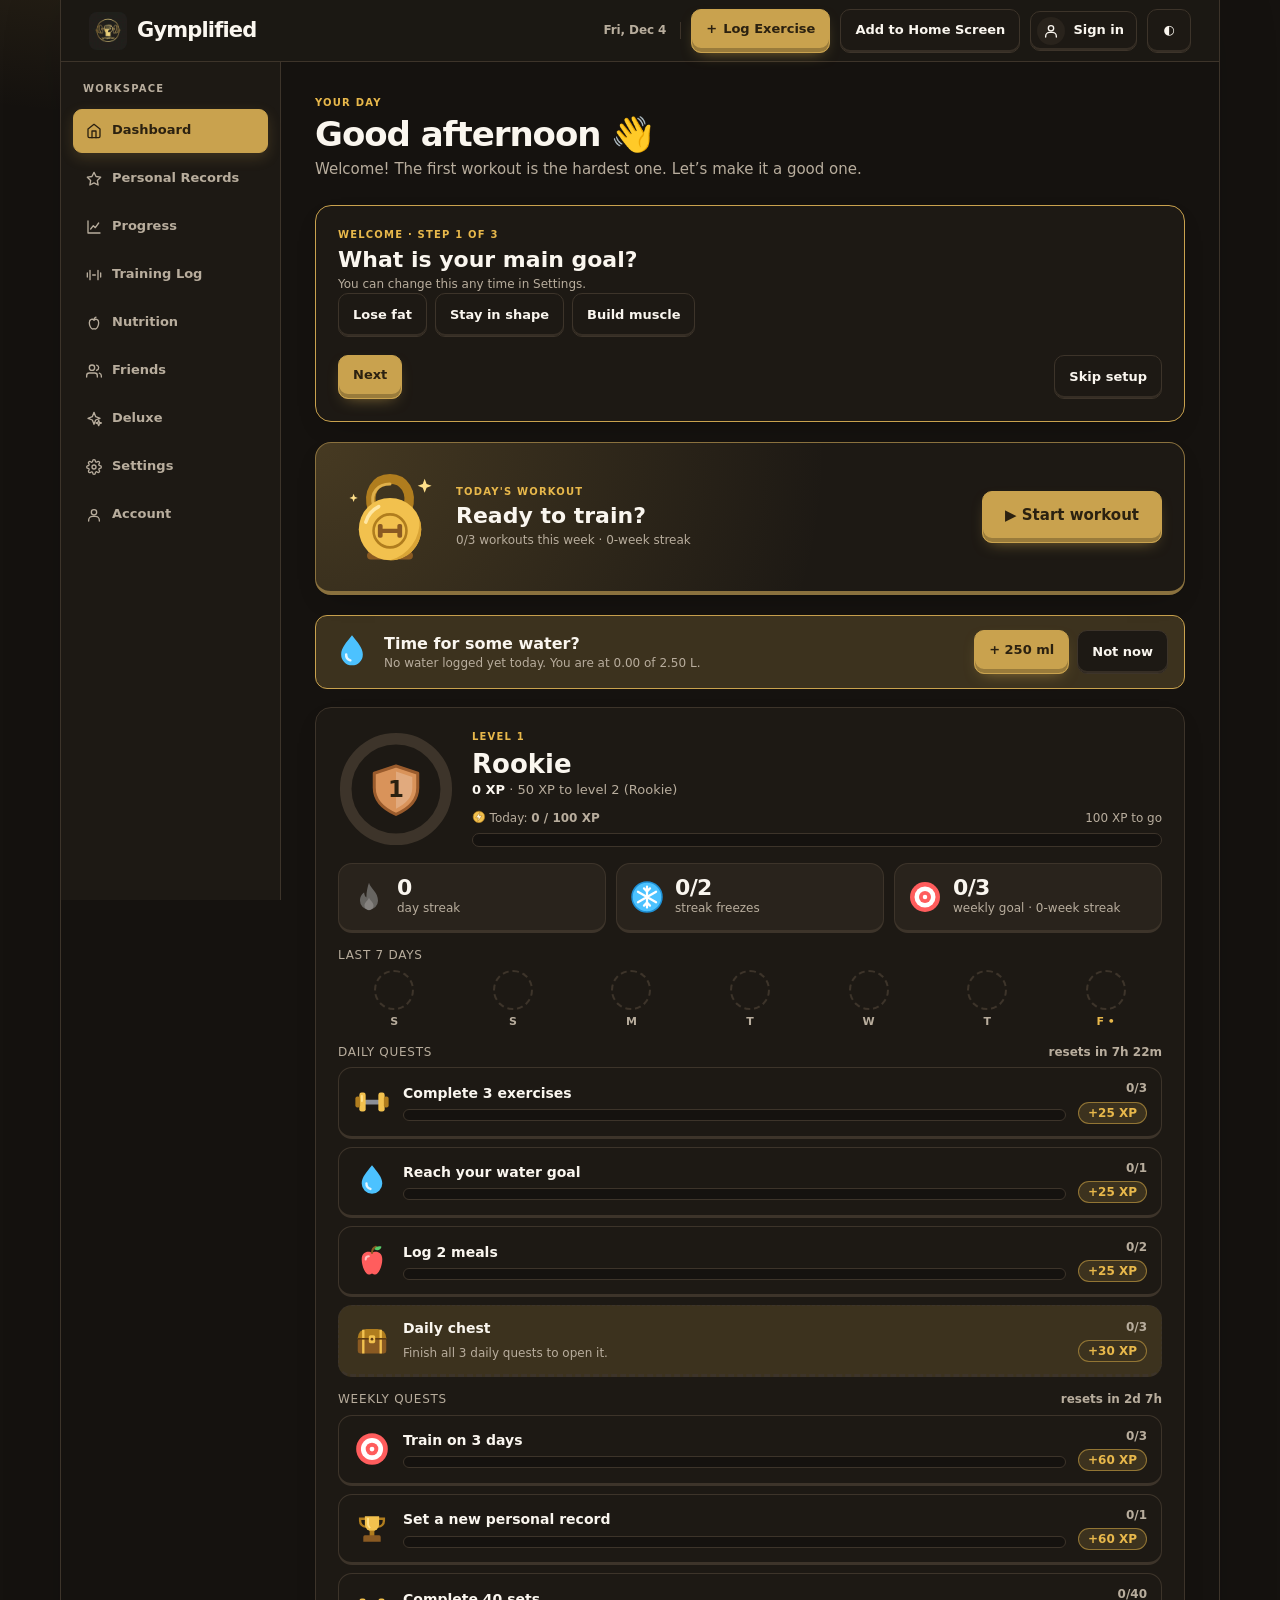
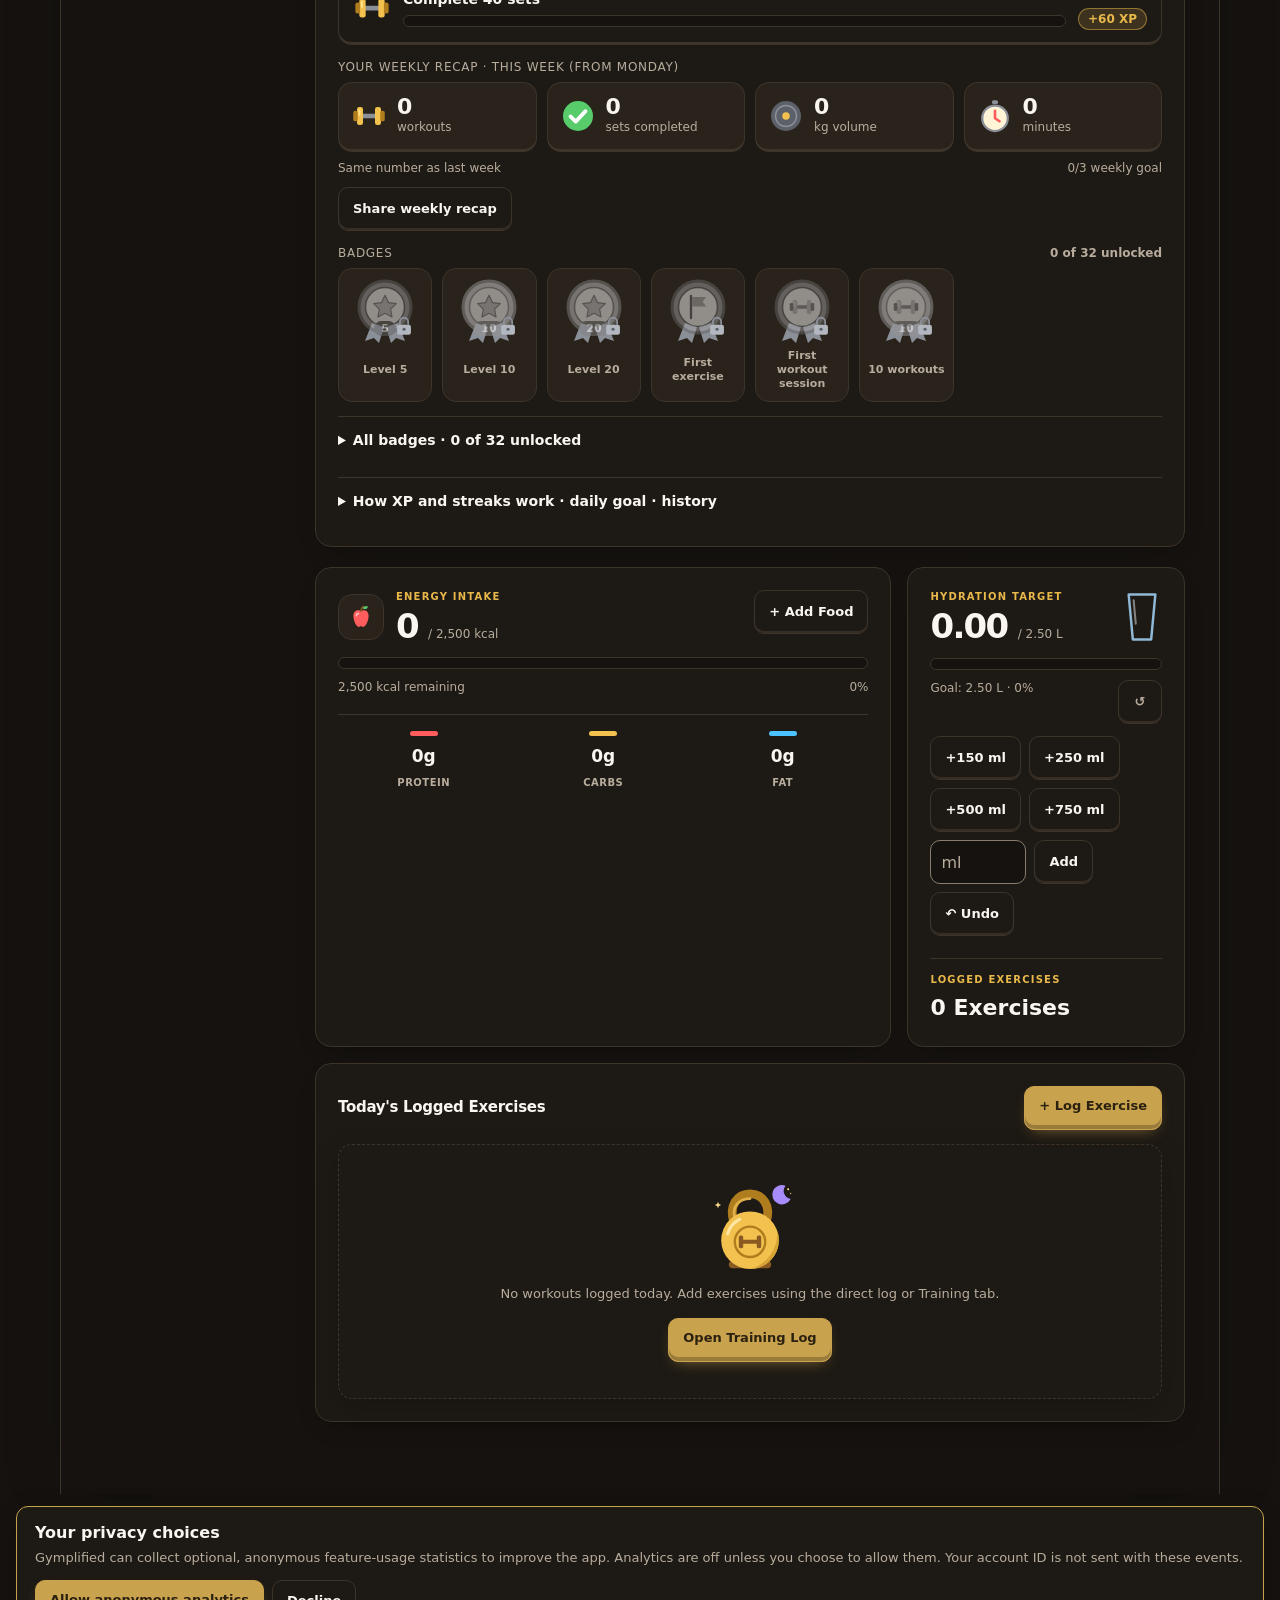
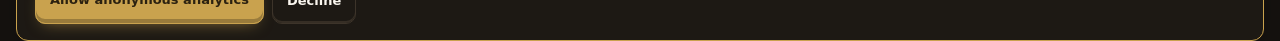
<file: index.html>
<!doctype html>
<html lang="en" data-theme="dark" data-color="gold" data-contrast="normal" data-motion="normal" data-font="default" data-scale="md">
<head>
<meta charset="utf-8">
<meta name="description" content="Gymplified is a workout and fitness tracker for logging training sessions, tracking personal records, nutrition and weekly progress.">
<meta name="robots" content="index,follow">
<link rel="canonical" href="https://gymplified.com/">
<meta property="og:type" content="website">
<meta property="og:title" content="Gymplified | Fitness Tracker">
<meta property="og:description" content="Track your workouts, personal records, nutrition and training progress with Gymplified.">
<meta property="og:url" content="https://gymplified.com/">
<meta property="og:site_name" content="Gymplified">
<meta http-equiv="Content-Security-Policy" content="default-src 'self'; base-uri 'self'; object-src 'none'; form-action 'self' https://ouwvujtsrnotnwtbvqhc.supabase.co; script-src 'self'; style-src 'self'; img-src 'self' data: blob: https://ouwvujtsrnotnwtbvqhc.supabase.co; font-src 'self' data:; connect-src 'self' https://ouwvujtsrnotnwtbvqhc.supabase.co wss://ouwvujtsrnotnwtbvqhc.supabase.co https://world.openfoodfacts.org; worker-src 'self'; manifest-src 'self'; upgrade-insecure-requests">
<meta name="viewport" content="width=device-width,initial-scale=1,viewport-fit=cover">
<meta name="theme-color" content="#15120f">
<meta name="apple-mobile-web-app-capable" content="yes">
<meta name="mobile-web-app-capable" content="yes">
<meta name="apple-mobile-web-app-title" content="Gymplified">
<meta name="apple-mobile-web-app-status-bar-style" content="black-translucent">
<link rel="manifest" href="./manifest.webmanifest">
<link rel="icon" href="./gymplified-app-icon.jpg" type="image/jpeg">
<link rel="apple-touch-icon" sizes="180x180" href="./apple-touch-icon.png">
<title>Gymplified | Fitness Tracker</title>
<link rel="stylesheet" href="./app.css">
</head>
<body>
<a class="skip" href="#main">Skip to main content</a>

<div class="app">
  <!-- Topbar Header -->
  <header class="topbar">
    <div class="brand"><img src="./gymplified-brand.jpg" alt="" class="brand-logo"> <span class="brand-name">Gymplified</span></div>
    <div class="top-actions">
      <span class="date-tag" id="currentDate">Today</span>
      <button class="session-chip" id="sessionChip" type="button" hidden><span class="session-chip-time"><span aria-hidden="true">⏱ </span><span id="sessionChipClock">0:00</span></span><span class="session-chip-meta" id="sessionChipMeta"></span></button>
      <button class="btn btn-primary top-log-btn" data-action="openLogModal" aria-label="Log exercise">+ <span class="top-label-long">Log Exercise</span><span class="top-label-short">Log</span></button>
      <button class="btn install-trigger" id="installAppButton" type="button" data-action="installGymplified">Install app</button>
      <button class="btn account-trigger" id="accountButton" type="button" data-action="showScreen" data-arg="account" aria-label="Sign in or create an account"><span class="account-trigger-avatar" aria-hidden="true"><svg class="account-trigger-icon" id="accountButtonIcon" viewBox="0 0 24 24"><circle cx="12" cy="8" r="4"/><path d="M4 21v-1a6 6 0 0 1 6-6h4a6 6 0 0 1 6 6v1"/></svg><span id="accountButtonAvatar" hidden></span></span><span class="account-trigger-label" id="accountButtonLabel">Sign in</span></button>
      <button class="btn btn-icon-only" title="Quick Theme Switcher" aria-label="Switch theme" data-action="toggleQuickTheme">◐</button>
    </div>
  </header>
  <section class="install-help" id="installHelp" hidden aria-live="polite">
    <h2>Make Gymplified your app</h2>
    <p id="installHelpIntro">Add Gymplified to your Home Screen for a full-screen app experience.</p>
    <ol id="installSteps"><li>Open your browser's share or menu button.</li><li>Choose “Add to Home Screen”.</li><li>Tap Add. Gymplified will open from its own icon.</li></ol>
    <div class="install-actions"><button class="btn btn-primary" type="button" data-action="installGymplified">Install</button><button class="btn" type="button" data-action="closeInstallHelp">Got it</button></div>
  </section>

  <div class="layout">
    <!-- Sidebar Navigation -->
    <aside>
      <div class="nav-label">Workspace</div>
      <nav aria-label="Main">
        <button class="active" data-screen="dashboard" data-action="showScreen" data-arg="dashboard">
          <svg viewBox="0 0 24 24"><path d="M3 9l9-7 9 7v11a2 2 0 0 1-2 2H5a2 2 0 0 1-2-2z"/><polyline points="9 22 9 12 15 12 15 22"/></svg>
          <span class="nav-text nav-long">Dashboard</span><span class="nav-text nav-short">Home</span>
        </button>
        <button class="nav-extra" data-screen="prs" data-action="showScreen" data-arg="prs">
          <svg viewBox="0 0 24 24"><polygon points="12 2 15.09 8.26 22 9.27 17 14.14 18.18 21.02 12 17.77 5.82 21.02 7 14.14 2 9.27 8.91 8.26 12 2"/></svg>
          <span class="nav-text nav-long">Personal Records</span><span class="nav-text nav-short">Records</span>
        </button>
        <button class="nav-extra" data-screen="progress" data-action="showScreen" data-arg="progress">
          <svg viewBox="0 0 24 24"><path d="M3 3v18h18"/><path d="m7 15 4-5 3 3 5-7"/></svg>
          <span class="nav-text nav-long">Progress</span><span class="nav-text nav-short">Progress</span>
        </button>
        <button data-screen="training" data-action="showScreen" data-arg="training">
          <svg viewBox="0 0 24 24"><path d="M6 5v14M18 5v14M2 9v6M22 9v6M10 12h4"/></svg>
          <span class="nav-text nav-long">Training Log</span><span class="nav-text nav-short">Training</span>
        </button>
        <button data-screen="nutrition" data-action="showScreen" data-arg="nutrition">
          <svg viewBox="0 0 24 24"><path d="M12 7.5c-1.6-1.8-7-1.9-7 4 0 4.6 2.7 9.5 5 9.5.9 0 1.3-.5 2-.5s1.1.5 2 .5c2.3 0 5-4.9 5-9.5 0-5.9-5.4-5.8-7-4z"/><path d="M12 7.5c0-2 1-3.6 3-4.3"/></svg>
          <span class="nav-text nav-long">Nutrition</span><span class="nav-text nav-short">Food</span>
        </button>
        <button data-screen="friends" data-action="showScreen" data-arg="friends">
          <svg viewBox="0 0 24 24"><path d="M17 21v-2a4 4 0 0 0-4-4H5a4 4 0 0 0-4 4v2"/><circle cx="9" cy="7" r="4"/><path d="M23 21v-2a4 4 0 0 0-3-3.87M16 3.13a4 4 0 0 1 0 7.75"/></svg>
          <span class="nav-text nav-long">Friends</span><span class="nav-text nav-short">Friends</span>
        </button>
        <button class="nav-extra" data-screen="deluxe" data-action="showScreen" data-arg="deluxe">
          <svg viewBox="0 0 24 24"><path d="m12 2 2.5 6.5L21 11l-6.5 2.5L12 20l-2.5-6.5L3 11l6.5-2.5L12 2Z"/><path d="m19 14 1.2 3.1L23 18l-2.8 1-1.2 3-1.1-3-2.9-1 2.9-.9L19 14Z"/></svg>
          <span class="nav-text nav-long">Deluxe</span><span class="nav-text nav-short">Deluxe</span>
        </button>
        <button class="nav-extra" data-screen="settings" data-action="showScreen" data-arg="settings">
          <svg viewBox="0 0 24 24"><circle cx="12" cy="12" r="3"/><path d="M19.4 15a1.65 1.65 0 0 0 .33 1.82l.06.06a2 2 0 0 1 0 2.83 2 2 0 0 1-2.83 0l-.06-.06a1.65 1.65 0 0 0-1.82-.33 1.65 1.65 0 0 0-1 1.51V21a2 2 0 0 1-2 2 2 2 0 0 1-2-2v-.09A1.65 1.65 0 0 0 9 19.4a1.65 1.65 0 0 0-1.82.33l-.06.06a2 2 0 0 1-2.83 0 2 2 0 0 1 0-2.83l.06-.06a1.65 1.65 0 0 0 .33-1.82 1.65 1.65 0 0 0-1.51-1H3a2 2 0 0 1-2-2 2 2 0 0 1 2-2h.09A1.65 1.65 0 0 0 4.6 9a1.65 1.65 0 0 0-.33-1.82l-.06-.06a2 2 0 0 1 0-2.83 2 2 0 0 1 2.83 0l.06.06a1.65 1.65 0 0 0 1.82.33H9a1.65 1.65 0 0 0 1-1.51V3a2 2 0 0 1 2-2 2 2 0 0 1 2 2v.09a1.65 1.65 0 0 0 1 1.51 1.65 1.65 0 0 0 1.82-.33l.06-.06a2 2 0 0 1 2.83 0 2 2 0 0 1 0 2.83l-.06.06a1.65 1.65 0 0 0-.33 1.82V9a1.65 1.65 0 0 0 1.51 1H21a2 2 0 0 1 2 2 2 2 0 0 1-2 2h-.09a1.65 1.65 0 0 0-1.51 1z"/></svg>
          <span class="nav-text nav-long">Settings</span><span class="nav-text nav-short">Settings</span>
        </button>
        <button class="nav-extra" data-screen="account" data-action="showScreen" data-arg="account">
          <svg viewBox="0 0 24 24"><circle cx="12" cy="8" r="4"/><path d="M4 21v-1a6 6 0 0 1 6-6h4a6 6 0 0 1 6 6v1"/></svg>
          <span class="nav-text nav-long">Account</span><span class="nav-text nav-short">Account</span>
        </button>
        <button class="nav-more" data-screen="more" data-action="showScreen" data-arg="more">
          <svg viewBox="0 0 24 24"><circle cx="5" cy="12" r="1.6"/><circle cx="12" cy="12" r="1.6"/><circle cx="19" cy="12" r="1.6"/></svg>
          <span class="nav-text nav-long">More</span><span class="nav-text nav-short">More</span>
        </button>
      </nav>
    </aside>

    <!-- Main Screens -->
    <main id="main" tabindex="-1">
      <div class="resume-banner" id="resumeBanner" role="region" aria-label="Workout in progress" hidden>
        <div><strong>Resume your workout?</strong><p class="sub" id="resumeBannerText"></p></div>
        <div class="row-wrap"><button class="btn btn-primary" type="button" data-resume-action="resume">▶ Resume workout</button><button class="btn" type="button" data-resume-action="dismiss">Not now</button></div>
      </div>
      <!-- 1. DASHBOARD SCREEN -->
      <div class="resume-banner status-banner" id="offlineBanner" role="status" hidden><div><strong>You’re offline</strong><p class="sub">Keep logging. Everything is saved on this device and syncs when you’re back online.</p></div></div>
      <div class="resume-banner status-banner" id="updateBanner" role="status" hidden><div><strong>A new version is ready</strong><p class="sub">Refresh to get the latest fixes and features. Your data stays as it is.</p></div><div class="row-wrap"><button class="btn btn-primary" type="button" data-plus="applyUpdate">Refresh now</button><button class="btn" type="button" data-plus="dismissUpdate">Later</button></div></div>
      <section id="dashboard" class="screen active">
        <div class="eyebrow">Your day</div>
        <h1 class="greeting-title"><span id="dashGreetingTitle">Welcome to Gymplified</span> <span class="greeting-icon" id="dashGreetingIcon" aria-hidden="true">👋</span></h1>
        <p class="subtitle greeting-line" id="dashGreetingLine">Your training, nutrition and daily progress at a glance.</p>
        <div class="panel account-nudge" id="accountNudge" hidden>
          <div class="account-nudge-text"><strong>Back up your progress</strong><span>Create a free account to keep your workouts safe and use Gymplified on all your devices.</span></div>
          <div class="account-nudge-actions"><button class="btn btn-primary" type="button" data-action="openAccount" data-arg="signup">Create free account</button><button class="btn" type="button" data-action="openAccount" data-arg="login">Log in</button><button class="btn btn-icon-only" type="button" data-action="dismissAccountNudge" aria-label="Hide this for a week">✕</button></div>
        </div>
        <div class="panel onboarding-panel" id="onboardingPanel" role="region" aria-label="Welcome setup" hidden></div>
        <div class="panel workout-hero" id="workoutHero" aria-live="off"></div>
        <div class="resume-banner" id="backupReminder" role="region" aria-label="Backup reminder" hidden>
          <div><strong>Time for a backup</strong><p class="sub" id="backupReminderText"></p></div>
          <div class="row-wrap"><button class="btn btn-primary" type="button" data-backup-action="export">⬇ Export backup</button><button class="btn" type="button" data-backup-action="snooze">Remind me in a week</button></div>
        </div>
        <div class="resume-banner" id="hydrationNudge" role="region" aria-label="Hydration reminder" hidden>
          <span class="banner-art" data-art="drop" aria-hidden="true"></span><div><strong>Time for some water?</strong><p class="sub" id="hydrationNudgeText"></p></div>
          <div class="row-wrap"><button class="btn btn-primary" type="button" id="hydrationNudgeAdd">+ 250 ml</button><button class="btn" type="button" data-nudge-action="dismiss-water">Not now</button></div>
        </div>
        <div class="resume-banner" id="streakNudge" role="region" aria-label="Streak reminder" hidden>
          <span class="banner-art" data-art="flame" aria-hidden="true"></span><div><strong>Keep your streak</strong><p class="sub" id="streakNudgeText"></p></div>
          <div class="row-wrap"><button class="btn btn-primary" type="button" data-nudge-action="train">Log a workout</button><button class="btn" type="button" data-nudge-action="dismiss">Not today</button></div>
        </div>
        <div class="resume-banner deluxe-tip" id="deluxeTip" role="region" aria-label="Deluxe tip" hidden></div>

        <div class="st-1 panel" id="gamePanel" role="region" aria-label="Progress and streaks"></div>
        <div class="st-1 panel" id="dashCalendar" role="region" aria-label="Training calendar" hidden></div>
        <div class="grid-2">
          <!-- Calorie Panel -->
          <div class="panel">
            <div class="metric-head">
              <div class="metric-lead"><span class="metric-art" data-art="apple" aria-hidden="true"></span><div>
                <div class="eyebrow">Energy Intake</div>
                <div class="metric-num"><span id="dashCal">—</span> <span class="metric-unit">/ <span id="dashCalTarget">—</span> kcal</span></div>
              </div></div>
              <button class="btn" data-action="openCalorieModal">+ Add Food</button>
            </div>
            <div class="progress-bar"><i id="dashCalBar" class="st-2"></i></div>
            <div class="meta-row">
              <span id="dashCalRemain">—</span>
              <span id="dashCalPct">—</span>
            </div>
            <div class="macro-pills">
              <div class="macro-pill macro-protein"><strong id="dashProtein">0g</strong><span>Protein</span></div>
              <div class="macro-pill macro-carbs"><strong id="dashCarbs">0g</strong><span>Carbs</span></div>
              <div class="macro-pill macro-fat"><strong id="dashFat">0g</strong><span>Fat</span></div>
            </div>
          </div>

          <!-- Hydration & Active Workout Counter -->
          <div class="panel">
            <div class="metric-head">
              <div>
                <div class="eyebrow">Hydration Target</div>
                <div class="metric-num"><span id="dashWater">—</span> <span class="metric-unit">/ <span id="dashWaterGoal">—</span> <span id="dashWaterUnit">L</span></span></div>
              </div>
              <span class="water-glass-host" id="dashWaterGlass" aria-hidden="true"></span>
            </div>
            <div class="progress-bar"><i id="dashWaterBar" class="st-2"></i></div>
            <div class="meta-row">
              <span id="waterMeta">Goal</span>
              <button aria-label="Reset water tracker" class="btn btn-icon-only" type="button" id="waterResetBtn" title="Reset Water">↺</button>
            </div>
            <div id="waterBtns" class="st-3 water-btns"></div>
<div class="st-4">
              <div class="eyebrow">Logged Exercises</div>
              <div class="st-5" id="dashWorkoutCount">0 Exercises</div>
            </div>
          </div>
        </div>

        <!-- Exercises List Panel -->
        <div class="panel">
          <div class="section-title">
            <span>Today's Logged Exercises</span>
            <button class="btn btn-primary" data-action="openLogModal">+ Log Exercise</button>
          </div>
          <div id="dashWorkoutsContainer">
            <!-- Dynamic rows -->
          </div>
        </div>
      </section>

      <!-- 2. PERSONAL RECORDS & MOTIVATION SCREEN -->
      <section id="prs" class="screen">
        <span class="screen-art" data-art="trophy" aria-hidden="true"></span><div class="eyebrow">Milestones & Mindset</div>
        <h1>Personal Records & Motivation</h1>
        <p class="subtitle">Track peak performance lifts, estimated 1-Rep Max calculations, and tactical wisdom.</p>

        <!-- TOP MOTIVATION CARD WITH QUOTE POOL -->
        <div class="motivation-card">
          <div class="quote-icon">“</div>
          <div class="motivation-header">
            <div class="st-6 eyebrow">Daily Mindset Strategy</div>
            <button class="btn btn-gold" data-action="nextQuote" title="Get New Random Quote">
              <span>New Quote</span> ↺
            </button>
          </div>
          <div class="quote-body" id="quoteBox">
            <div class="quote-text" id="quoteText">"He who conquers himself is the mightiest warrior."</div>
            <div class="quote-author" id="quoteAuthor">Sun Tzu</div>
          </div>
        </div>

        <!-- Log PR Direct Form -->
        <div class="st-1 panel">
          <div class="section-title">Record New Personal Best</div>
          <div class="form-grid">
            <div class="field">
              <label for="inputPRName">Lift / Exercise</label>
              <input type="text" id="inputPRName" placeholder="e.g. Barbell Squat, Bench Press">
            </div>
            <div class="field">
              <label for="inputPRWeight">Weight (<span data-weight-unit>kg</span>)</label>
              <input type="number" id="inputPRWeight" value="" min="0" step="2.5">
            </div>
            <div class="field">
              <label for="inputPRReps">Reps Performed</label>
              <input type="number" id="inputPRReps" value="5" min="1" max="50">
            </div>
            <div class="field">
              <label for="inputPRDate">Date Achieved</label>
              <input type="date" id="inputPRDate">
            </div>
          </div>
          <button class="btn btn-primary" data-action="savePRRecord">+ Save Personal Record</button>
        </div>

        <!-- PR Display Cards Grid -->
        <div class="panel">
          <div class="section-title">
            <span>Peak Lifter Hall of Fame</span>
            <button class="st-7 btn" data-action="clearAllPRs">Reset All PRs</button>
          </div>
          <div id="prListContainer">
            <!-- Dynamic PR cards -->
          </div>
        </div>
      </section>

      <!-- 3. TRAINING LOG SCREEN -->
      <section id="training" class="screen">
        <span class="screen-art" data-art="dumbbell" aria-hidden="true"></span><div class="eyebrow">Execution</div>
        <h1>Workout Session</h1>
        <p class="subtitle">Start a session, pick exercises from the library, log every set, then finish to see your stats.</p>
<div class="st-1 panel" id="sessBar" role="status" aria-live="polite" aria-atomic="true"></div>
<div id="sessionSummary"></div>
<div class="st-1 panel"><div class="section-title">Rest Timer & Routine</div><div class="row-wrap">
<button class="btn" data-action="rest" data-arg="60">60s</button><button class="btn" data-action="rest" data-arg="90">90s</button><button class="btn" data-action="rest" data-arg="120">2 min</button>
<strong id="timerOut" role="timer" aria-label="Rest timer" aria-live="off" class="st-8">–</strong>
<button class="btn" type="button" id="restSettingsLink">⚙ Rest timer settings</button><button class="btn" data-action="reuseRoutine">↻ Reuse last routine</button><button class="btn btn-primary" data-action="saveCurrentRoutine">＋ Save routine</button></div><div id="routineLibrary" class="st-3"></div></div>

        <div class="pick-grid">
 <div class="panel"><div class="section-title">Add Exercise</div>
  <label class="sr" for="exSearch">Search exercises</label>
  <input type="search" id="exSearch" placeholder="Search exercises, machines, muscles…" data-input="renderPicker" autocomplete="off" class="st-9">
  <p class="sub quick-add-hint" id="quickAddHint">Tip: type <kbd>bench 60x8x3</kbd> and press Enter to add an exercise with its sets.</p>
  <div class="st-10 row-wrap"><select id="exMuscle" data-change="renderPicker" aria-label="Filter by muscle"></select><select id="exEquip" data-change="renderPicker" aria-label="Filter by equipment"></select></div>
  <div id="exResults" class="ex-results" role="list"></div>
  <details id="customBox" class="st-11"><summary>Can't find it? Add a custom exercise</summary>
   <div class="st-12 row-wrap"><input type="text" id="cName" maxlength="60" placeholder="Exercise name" aria-label="Custom exercise name"><select id="cMuscle" aria-label="Primary muscle"></select><select id="cEquip" aria-label="Equipment"></select><button class="btn btn-primary" data-action="addCustom">Create & add</button></div></details>
 </div>
 <div><div class="st-13 body-visualizer"><div class="muscle-map-legend"><span><i class="muscle-map-dot primary"></i>Primary muscle</span><span><i class="muscle-map-dot secondary"></i>Supporting muscle</span></div><div id="muscleMapMount" class="muscle-map-mount" aria-live="polite"></div><div class="muscle-image-credit">Anatomical illustration: OpenStax, Tomáš Kebert & umimeto.org · CC BY-SA 4.0 · <a href="https://commons.wikimedia.org/wiki/File:Muscles_front_and_back.svg" target="_blank" rel="noopener">Source & licence</a></div></div><div class="st-3 panel" id="exPreview" aria-live="polite"></div></div>
</div>
<div id="liveStats" role="status" aria-live="polite" aria-atomic="true"></div>
<div class="section-title"><span>Today's Workout</span><button class="st-7 btn" data-action="clearAllWorkouts">Clear all</button></div>
<div id="trainingLogList" class="st-1"></div>
<div id="exerciseHistoryPanel"></div>
<div class="panel"><div class="section-title">Workout History</div><p class="st-14 sub">Open any finished workout to review the exercises and sets you completed.</p><div id="sessionHistory"></div></div>
      </section>

      <!-- 5. NUTRITION SCREEN -->
      <section id="nutrition" class="screen">
        <span class="screen-art" data-art="apple" aria-hidden="true"></span><div class="eyebrow">Fueling</div><h1>Nutrition</h1>
        <p class="subtitle">Build meals, track your macros and see how your day is adding up. Food values are estimates and vary by brand and preparation.</p>
        <div class="nutrition-summary">
          <div class="panel nutrition-calories">
            <div class="nutrition-topline"><span class="sub-h">DAILY ENERGY</span><span class="nutrition-date" id="nutritionDate"></span></div>
            <div class="nutrition-cal-number"><strong id="nutritionCal">—</strong><span> / <b id="nutritionCalTarget">—</b> kcal</span></div>
            <div class="progress-bar nutrition-progress"><i id="nutritionCalBar"></i></div>
            <div class="meta-row"><span id="nutritionCalLeft">—</span><span id="nutritionCalPercent">—</span></div>
            <div class="nutrition-macro-grid">
              <div><span>PROTEIN</span><strong id="nutritionProtein">0g</strong><i class="macro-track"><b id="proteinTrack"></b></i><small id="proteinMeta">0 / 150g</small></div>
              <div><span>CARBS</span><strong id="nutritionCarbs">0g</strong><i class="macro-track"><b id="carbsTrack"></b></i><small id="carbsMeta">0 / 250g</small></div>
              <div><span>FAT</span><strong id="nutritionFat">0g</strong><i class="macro-track"><b id="fatTrack"></b></i><small id="fatMeta">0 / 70g</small></div>
            </div>
          </div>
          <div class="panel nutrition-goals">
            <div class="section-title">Your daily targets <span class="sub">Adjust any time</span></div>
            <div class="nutrition-target-fields">
              <label>Protein <span>g</span><input id="targetProtein" type="number" min="0" max="500" step="1"></label>
              <label>Carbs <span>g</span><input id="targetCarbs" type="number" min="0" max="800" step="1"></label>
              <label>Fat <span>g</span><input id="targetFat" type="number" min="0" max="300" step="1"></label>
            </div>
            <button class="btn btn-primary" data-action="saveNutritionTargets">Save macro goals</button>
            <p class="st-11 sub" id="macroPercentLine"></p>
            <details class="macro-percent"><summary>Set targets by percentage</summary>
              <p class="sub">Splits your calorie target into grams (protein and carbs 4 kcal/g, fat 9 kcal/g).</p>
              <div class="nutrition-target-fields">
                <label>Protein <span>%</span><input id="pctProtein" type="number" inputmode="numeric" min="0" max="100" step="1" value="30"></label>
                <label>Carbs <span>%</span><input id="pctCarbs" type="number" inputmode="numeric" min="0" max="100" step="1" value="40"></label>
                <label>Fat <span>%</span><input id="pctFat" type="number" inputmode="numeric" min="0" max="100" step="1" value="30"></label>
              </div>
              <button type="button" class="btn" data-food-action="apply-percent">Apply split</button>
            </details>
            <p class="st-11 sub" id="calorieEstimateLine"></p>
            <p class="st-11 sub">Targets are personal reference points, not rules. Set a target to 0 to hide its progress.</p>
          </div>
        </div>
        <div class="st-15 panel nutrition-add">
          <div class="section-title"><span>Add food</span><span class="sub">Choose a food, then set your portion</span></div>
          <div class="nutrition-add-grid">
            <div class="field nutrition-search-field"><label for="foodSearch">Find a food</label>
              <div class="food-search-row"><input id="foodSearch" type="search" placeholder="Search chicken, rice, banana…" autocomplete="off" aria-controls="foodSuggestions"><button type="button" class="btn" id="scanButton" data-food-action="scan" aria-label="Scan a barcode">📷 Scan</button></div>
              <div id="foodSuggestions" class="food-suggestions" role="listbox" aria-label="Food suggestions"></div>
              <div class="st-12 sub" id="foodSelectedHint">Choose from common foods, scan a barcode or add your own below.</div>
            </div>
            <div class="field"><label for="foodGrams">Amount</label><div class="portion-row"><input id="foodGrams" type="number" inputmode="decimal" min="0.1" max="3000" step="any" value="100"><label class="sr" for="foodUnit">Unit</label><select id="foodUnit"><option value="1">grams</option></select></div></div>
            <div class="field"><label for="foodMeal">Add to meal</label><select id="foodMeal"><option>Breakfast</option><option>Lunch</option><option>Dinner</option><option>Snacks</option></select></div>
          </div>
          <div id="foodPreview" class="food-preview"><span class="sub">Select a food to see its nutrition breakdown.</span></div>
          <div class="st-16 row-wrap"><button class="btn btn-primary" id="addFoodButton" data-action="addSelectedFood" disabled>+ Add to food diary</button><button class="btn" data-action="clearFoodPicker">Clear selection</button></div>
          <div id="foodQuickAdd" class="food-quick-add"></div>
          <details class="custom-food-details"><summary>Can't find your food? Add a custom food</summary>
            <p class="sub">Enter the label values per 100g once. Then choose the portion you actually ate.</p>
            <div class="st-3 form-grid">
              <div class="field"><label for="customFoodName">Food name</label><input id="customFoodName" maxlength="60" placeholder="e.g. Your favourite cereal"></div>
              <div class="field"><label for="customFoodCal">Calories / 100g</label><input id="customFoodCal" type="number" min="0" max="1000" step="0.1" placeholder="e.g. 380"></div>
              <div class="field"><label for="customFoodProtein">Protein / 100g</label><input id="customFoodProtein" type="number" min="0" max="100" step="0.1" placeholder="e.g. 12"></div>
              <div class="field"><label for="customFoodCarbs">Carbs / 100g</label><input id="customFoodCarbs" type="number" min="0" max="100" step="0.1" placeholder="e.g. 65"></div>
              <div class="field"><label for="customFoodFat">Fat / 100g</label><input id="customFoodFat" type="number" min="0" max="100" step="0.1" placeholder="e.g. 7"></div>
            </div>
            <button class="btn" data-action="saveCustomFood">Save custom food</button>
          </details>
        </div>
        <div class="st-15 panel nutrition-diary"><div class="section-title"><span>Today's food diary</span><div class="row-wrap"><span class="sub" id="foodEntryCount">0 items</span><button class="st-7 btn" data-action="clearFoodLogs">Clear day</button></div></div><div id="foodDiary"></div></div>
        <div class="st-15 panel" id="nutritionWeek"></div>
        <div class="st-15 panel" id="waterPanel"></div>
        <div class="st-15 panel" id="supplementPanel" role="region" aria-label="Daily supplements"></div>
      </section>

      <section id="friends" class="screen">
        <span class="screen-art" data-art="people" aria-hidden="true"></span><div class="eyebrow">Community</div><h1>Friends & Community</h1>
        <p class="subtitle">Add friends by username, compare weekly progress and cheer each other on.</p>
        <div class="panel account-nudge" id="friendsSignedOut" hidden>
          <div class="account-nudge-text"><strong>Sign in to add friends</strong><span>Friends, the leaderboard and the activity feed need a free Gymplified account.</span></div>
          <div class="account-nudge-actions"><button class="btn btn-primary" type="button" data-action="openAccount" data-arg="signup">Create free account</button><button class="btn" type="button" data-action="openAccount" data-arg="login">Log in</button></div>
        </div>
        <div class="st-1 panel" id="friendLeaderboard" hidden></div>
        <div class="st-1 panel" id="friendChallenges" role="region" aria-labelledby="challengesTitle" hidden></div>
        <div class="st-1 panel" id="friendFeed" hidden></div>
        <div id="friendConnections" class="st-17 panel" hidden></div>
        <div class="st-18 panel" id="friendSearchPanel" hidden>
          <div class="section-title">Find people</div>
          <label class="sr" for="friendSearch">Search usernames</label>
          <input type="search" id="friendSearch" placeholder="Search usernames…" data-input="searchFriends" autocomplete="off" class="st-9">
          <div id="searchOut" class="st-10"></div>
          <div class="st-11 sub">Search for someone's username and send them a request, or share your invite link.</div>
          <div class="st-10 row-wrap" id="inviteRow" hidden><button class="btn" type="button" data-plus="shareInvite">🔗 Share my invite link</button><span class="sub" id="inviteStatus" role="status"></span></div>
        </div>
      </section>

      <!-- ACCOUNT -->
      <section id="account" class="screen">
        <span class="screen-art" data-art="user" aria-hidden="true"></span><div class="eyebrow">Your account</div><h1>Account</h1>
        <p class="subtitle" id="accountSubtitle">Sign in to back up your progress and use Gymplified on every device.</p>
        <div class="st-1 panel account-panel" id="friendStatus"></div>
        <div class="panel" id="accountDeluxePanel" hidden>
          <div class="section-title">Gymplified Deluxe</div>
          <div class="account-deluxe-row"><p id="accountDeluxeText" aria-live="polite">Checking…</p><div class="row-wrap" id="accountDeluxeActions"></div></div>
        </div>
        <div class="st-1 panel" id="accountSecurity" role="region" aria-label="Sync and security" hidden></div>
        <div class="panel account-benefits" id="accountBenefits">
          <div class="section-title">Why create an account?</div>
          <ul class="account-benefit-list">
            <li><strong>Never lose a workout.</strong> Your training, food, water and records are backed up automatically.</li>
            <li><strong>Every device.</strong> Start on your phone, check progress on your laptop.</li>
            <li><strong>Friends.</strong> Add friends, compare weekly progress and react to each other's workouts.</li>
            <li><strong>Free.</strong> Everything you need to track stays free. Deluxe extras are optional.</li>
          </ul>
        </div>
      </section>

      <!-- PROGRESS -->
      <section id="progress" class="screen">
        <span class="screen-art" data-art="chart" aria-hidden="true"></span><div class="eyebrow">Your journey</div><h1>Progress</h1>
        <p class="subtitle">How consistent you’ve been, what changed this month and how your body is responding.</p>
        <div class="st-1 panel" id="progressCalendar" role="region" aria-label="Training calendar"></div>
        <div class="st-1 panel" id="progressMonth" role="region" aria-label="Monthly report"></div>
        <div class="grid-2">
          <div class="panel" id="progressWeight" role="region" aria-label="Bodyweight"></div>
          <div class="panel" id="progressRecovery" role="region" aria-label="Muscle recovery"></div>
        </div>
        <div class="st-1 panel" id="progressMeasures" role="region" aria-label="Body measurements"></div>
      </section>

      <!-- MORE (phone navigation) -->
      <section id="more" class="screen">
        <div class="eyebrow">Menu</div><h1>More</h1>
        <div class="more-grid">
          <button class="more-tile" type="button" data-action="showScreen" data-arg="account"><span class="more-tile-icon" data-art="user" aria-hidden="true"></span><span><strong>Account</strong><small id="moreAccountHint">Sign in or create an account</small></span></button>
          <button class="more-tile" type="button" data-action="showScreen" data-arg="prs"><span class="more-tile-icon" data-art="trophy" aria-hidden="true"></span><span><strong>Personal Records</strong><small>Your best lifts</small></span></button>
          <button class="more-tile" type="button" data-action="showScreen" data-arg="progress"><span class="more-tile-icon" data-art="chart" aria-hidden="true"></span><span><strong>Progress</strong><small>Calendar, monthly report, body and recovery</small></span></button>
          <button class="more-tile" type="button" data-action="showScreen" data-arg="deluxe"><span class="more-tile-icon" data-art="sparkle" aria-hidden="true"></span><span><strong>Deluxe</strong><small>Analytics, coach, planner and themes</small></span></button>
          <button class="more-tile" type="button" data-action="showScreen" data-arg="settings"><span class="more-tile-icon" data-art="gear" aria-hidden="true"></span><span><strong>Settings</strong><small>Units, rest timer, appearance, data</small></span></button>
        </div>
      </section>

      <!-- 6. SETTINGS HUB & ACCESSIBILITY OPTIONS -->
      <section id="settings" class="screen">
        <div class="eyebrow">Preferences</div>
        <h1>Settings</h1>
        <p class="subtitle">Make Gymplified work the way you like.</p>
        <nav class="settings-jump" aria-label="Settings sections">
          <a href="#set-appearance" data-settings-jump="set-appearance">Appearance</a>
          <a href="#set-accessibility" data-settings-jump="set-accessibility">Accessibility</a>
          <a href="#set-units" data-settings-jump="set-units">Units</a>
          <a href="#set-training" data-settings-jump="set-training">Training</a>
          <a href="#set-nutrition" data-settings-jump="set-nutrition">Nutrition &amp; Water</a>
          <a href="#set-notifications" data-settings-jump="set-notifications">Notifications</a>
          <a href="#set-privacy" data-settings-jump="set-privacy">Privacy</a>
          <a href="#set-data" data-settings-jump="set-data">Data</a>
          <a href="#set-account" data-settings-jump="set-account">Account</a>
          <a href="#set-help" data-settings-jump="set-help">Help</a>
        </nav>
        <section class="settings-section" id="set-appearance" aria-labelledby="set-appearance-h">
          <h2 id="set-appearance-h" tabindex="-1">Appearance</h2>
        <!-- Dark Mode & Appearance -->
        <div class="settings-group">
          <h3>Interface Theme & Dark Mode</h3>
          <p>Switch between light and dark display modes or adjust your accent color.</p>
          
          <div class="toggle-row">
            <label for="themeSelect">Display Theme Mode</label>
            <select id="themeSelect" data-change="changeTheme" class="st-19">
              <option value="dark">Dark Mode (Default)</option>
              <option value="light">Light Mode</option>
            </select>
          </div>

          <div class="st-16">
            <label class="st-20">UI Accent Palette</label>
            <div class="color-picker">
              <button type="button" class="st-21 color-dot" title="Electric Blue" aria-label="Electric Blue accent" data-action="changeColor" data-arg="blue"></button>
              <button type="button" class="st-22 color-dot" title="Emerald Green" aria-label="Emerald Green accent" data-action="changeColor" data-arg="emerald"></button>
              <button type="button" class="st-23 color-dot" title="Slate Gray" aria-label="Slate Gray accent" data-action="changeColor" data-arg="slate"></button>
              <button type="button" class="st-24 color-dot" title="Crimson Red" aria-label="Crimson Red accent" data-action="changeColor" data-arg="crimson"></button>
              <button type="button" class="st-25 color-dot" title="Amber" aria-label="Amber accent" data-action="changeColor" data-arg="amber"></button>
              <button type="button" class="st-26 color-dot" title="Gymplified Gold" aria-label="Gymplified Gold accent" data-action="changeColor" data-arg="gold"></button>
              <button type="button" class="st-27 color-dot" title="Violet Purple" aria-label="Violet Purple accent" data-action="changeColor" data-arg="violet"></button>
            </div>
          </div>
        </div>

        </section>
        <section class="settings-section" id="set-accessibility" aria-labelledby="set-accessibility-h">
          <h2 id="set-accessibility-h" tabindex="-1">Accessibility</h2>
        <!-- Accessibility Options -->
        <div class="settings-group">
          <h3>Accessibility Options</h3>
          <p>Optimize text sizes, structural border contrast, and UI motion settings.</p>

          <div class="toggle-row">
            <label for="scaleSelect">Text & UI Scale</label>
            <select id="scaleSelect" data-change="changeScale" class="st-19">
              <option value="sm">Compact (87.5%)</option>
              <option value="md" selected>Default (100%)</option>
              <option value="lg">Large (112.5%)</option>
              <option value="xl">Extra Large (125%)</option>
            </select>
          </div>

          <div class="toggle-row">
            <label for="fontSelect">Typography Style</label>
            <select id="fontSelect" data-change="changeFont" class="st-19">
              <option value="default">Standard Sans-Serif</option>
              <option value="accessible">Verdana (clear sans-serif)</option>
            </select>
          </div>

          <div class="toggle-row">
            <label for="contrastToggle">Sharp Border Contrast</label>
            <select id="contrastToggle" data-change="changeContrast" class="st-19">
              <option value="normal">Normal Contrast</option>
              <option value="high">High Sharp Contrast</option>
            </select>
          </div>

          <div class="toggle-row">
            <label for="motionToggle">UI Animation / Motion</label>
            <select id="motionToggle" data-change="changeMotion" class="st-19">
              <option value="normal">Enabled (Smooth Transitions)</option>
              <option value="reduced">Reduced Motion</option>
            </select>
          </div>
        </div>

        <div class="settings-group">
          <div class="toggle-row"><label for="gSpacing">Text spacing</label><select id="gSpacing" class="st-28"><option value="normal">Normal</option><option value="wide">Wide (easier reading)</option></select></div>
        </div>
        </section>
        <section class="settings-section" id="set-units" aria-labelledby="set-units-h">
          <h2 id="set-units-h" tabindex="-1">Units</h2>
        <div class="settings-group" id="unitsPanel">
          <h3>Units &amp; week</h3>
          <p>Units only change how numbers are shown. Your data is stored in kg, km, cm and ml, so switching never alters your history.</p>
          <div class="toggle-row"><label for="weightUnitSelect">Weight</label><select id="weightUnitSelect" class="st-28"><option value="kg">Kilograms (kg)</option><option value="lb">Pounds (lb)</option></select></div>
          <div class="toggle-row"><label for="distanceUnitSelect">Distance</label><select id="distanceUnitSelect" class="st-28"><option value="km">Kilometres (km)</option><option value="mi">Miles (mi)</option></select></div>
          <div class="toggle-row"><label for="heightUnitSelect">Height</label><select id="heightUnitSelect" class="st-28"><option value="cm">Centimetres (cm)</option><option value="ftin">Feet and inches</option></select></div>
          <div class="toggle-row"><label for="waterUnitSelect">Water</label><select id="waterUnitSelect" class="st-28"><option value="ml">Millilitres (ml / L)</option><option value="floz">US fluid ounces (fl oz)</option></select></div>
          <div class="toggle-row"><label for="weekStartSelect">Week starts on</label><select id="weekStartSelect" class="st-28"><option value="mon">Monday</option><option value="sun">Sunday</option></select></div>
        </div>
        </section>
        <section class="settings-section" id="set-training" aria-labelledby="set-training-h">
          <h2 id="set-training-h" tabindex="-1">Training</h2>
        <div class="settings-group">
          <h3>Weekly goal</h3>
          <p>Your weekly streak counts weeks where you reach this many workouts.</p>
          <div class="row-wrap"><label class="sr" for="gWeek">Workouts per week goal</label><input type="number" id="gWeek" inputmode="numeric" min="1" max="14" class="st-29"><button class="btn btn-primary" type="button" data-settings-action="save-weekly">Save weekly goal</button></div>
        </div>
        <div class="settings-group" id="customExercisePanel" role="region" aria-label="Your custom exercises"></div>
        <div class="settings-group">
          <h3>Rest timer</h3>
          <p>Starts when you tick a set as done. You can still start it by hand on the Training screen.</p>
<div class="rest-settings rest-settings-flat" id="restSettings">
 <label for="restAutoSelect">Start rest after each set <select id="restAutoSelect"><option value="0">Off</option><option value="60">60 s</option><option value="90">90 s</option><option value="120">2 min</option><option value="custom">Custom…</option></select></label>
 <label for="restCustomSeconds" id="restCustomWrap" hidden>Custom rest (seconds) <input type="number" id="restCustomSeconds" inputmode="numeric" min="5" max="600" step="5"></label>
 <label class="rest-check" for="restBeepToggle"><input type="checkbox" id="restBeepToggle"> Beep when rest ends</label>
 <label class="rest-check" for="keepAwakeToggle"><input type="checkbox" id="keepAwakeToggle"> Keep the screen on during a workout</label>
</div>
        </div>
        <div class="settings-group">
          <h3>Set logging extras</h3>
          <p>Optional tools on each exercise card. Turn off anything you don’t use.</p>
          <div class="rest-settings rest-settings-flat">
            <label class="rest-check" for="overloadToggle"><input type="checkbox" id="overloadToggle" data-plus-change="setOverload"> Suggest the next weight or reps from last time</label>
            <label for="overloadRepsInput">Add weight once every set reaches <input type="number" id="overloadRepsInput" inputmode="numeric" min="3" max="30" step="1" data-plus-change="setOverloadReps"> reps</label>
            <label class="rest-check" for="rpeToggle"><input type="checkbox" id="rpeToggle" data-plus-change="setShowRpe"> Show an effort rating (RPE 6–10) on each set</label>
          </div>
        </div>
        </section>
        <section class="settings-section" id="set-nutrition" aria-labelledby="set-nutrition-h">
          <h2 id="set-nutrition-h" tabindex="-1">Nutrition &amp; Water</h2>
        <div class="settings-group">
          <h3>Daily calorie target</h3>
          <p>The target shown on the dashboard and Nutrition screen.</p>
          <div class="row-wrap"><label class="sr" for="gCal">Daily calorie target in kcal</label><input type="number" id="gCal" inputmode="numeric" min="500" max="10000" class="st-30"><button class="btn btn-primary" type="button" data-settings-action="save-calories">Save calorie target</button></div>
        </div>
        <div class="settings-group" id="profilePanel"></div>
        <div class="settings-group" id="waterSettings" role="region" aria-label="Water settings"></div>
        </section>
        <section class="settings-section" id="set-notifications" aria-labelledby="set-notifications-h">
          <h2 id="set-notifications-h" tabindex="-1">Notifications</h2>
        <div class="settings-group">
          <h3>Notifications</h3>
          <p>Gymplified can send one notification: when your rest timer ends while the app is in the background. Other reminders appear inside the app.</p>
          <div class="rest-settings rest-settings-flat">
 <label class="rest-check" for="restNotifyToggle"><input type="checkbox" id="restNotifyToggle"> Notify me when the app is in the background</label>
            <label class="rest-check" for="deluxeTipsToggle"><input type="checkbox" id="deluxeTipsToggle" data-gx-change="setDeluxeTips"> Show occasional Deluxe tips (at most one every few days, never during a workout)</label>
          </div>
        </div>
        </section>
        <section class="settings-section" id="set-privacy" aria-labelledby="set-privacy-h">
          <h2 id="set-privacy-h" tabindex="-1">Privacy</h2>
        <div class="settings-group" id="privacyPreferences">
          <h3>Privacy & Analytics</h3>
          <p>Optional usage analytics are off until you choose to allow them. Gymplified does not attach your account ID to analytics events.</p>
          <div class="row-wrap">
            <button class="btn btn-primary" type="button" data-action="setAnalyticsConsent" data-arg="granted">Allow anonymous analytics</button>
            <button class="btn" type="button" data-action="setAnalyticsConsent" data-arg="denied">Disable analytics</button>
          </div>
          <p id="analyticsConsentStatus" role="status" aria-live="polite" class="st-12">Analytics preference not yet set.</p>
        </div>

        <div class="settings-group" id="friendPrivacy"></div>
        <div class="settings-group">
          <h3>Legal</h3>
          <p class="st-31 sub"><a href="./privacy.html" target="_blank" rel="noopener">Privacy policy</a> · <a href="./terms.html" target="_blank" rel="noopener">Terms of service</a></p>
        </div>
        </section>
        <section class="settings-section" id="set-data" aria-labelledby="set-data-h">
          <h2 id="set-data-h" tabindex="-1">Data</h2>
        <div class="settings-group">
          <h3>Backup</h3>
          <p>A backup is one file with everything: workouts, nutrition, records and settings. Without an account, your data lives only in this browser.</p>
          <p id="backupStatus" class="st-14 sub" role="status"></p>
          <p id="storageStatus" class="st-14 sub" role="status"></p>
          <div class="row-wrap"><button class="btn btn-primary" type="button" data-settings-action="export-backup">⬇ Export backup</button><button class="btn" type="button" data-settings-action="import-backup">⬆ Import backup</button><input type="file" id="importFile" accept="application/json" hidden aria-label="Choose a Gymplified backup file"></div>
        </div>
        <div class="settings-group">
          <h3>Workout history CSV</h3>
          <p>Export workout history as a portable CSV, or import workout-history CSV exports from other gym apps. CSV backups always use kg and km so they restore exactly.</p>
          <div class="st-32">
            <button class="btn btn-primary" data-action="exportGymplifiedCSV">↓ Export all data (CSV)</button>
            <button class="btn" data-action="pickCsvFile">↑ Import from another app (CSV)</button>
            <input id="gymplifiedCsvInput" type="file" accept=".csv,text/csv,.txt" hidden aria-label="Choose a workout history CSV file" data-change="importGymplifiedCSV">
          </div>
          <p id="csvBackupStatus" class="st-3 sub" aria-live="polite">Supports Hevy, Strong, FitNotes and standard exercise/set CSVs. Imported history is merged without replacing existing logs.</p>
        </div>
        <div class="settings-group">
          <h3>Reset</h3>
          <p>Gymplified starts with a clean slate. You can reset your saved progress from this device and your synced account.</p>
          <button class="st-33 btn" data-action="resetAllData">Reset All My Progress</button>
        </div>
        </section>
        <section class="settings-section" id="set-account" aria-labelledby="set-account-h">
          <h2 id="set-account-h" tabindex="-1">Account</h2>
        <div class="settings-group">
          <h3>Your account</h3>
          <p>Sign-in, your profile, username and avatar are on the Account screen (the person button at the top).</p>
          <div class="row-wrap"><button class="btn" type="button" data-settings-action="open-account">Open account</button></div>
        </div>
        <div class="settings-group" id="set-erasure">
          <h3>Your data rights</h3>
          <p>You can download a copy of your data with the backup and CSV export tools in Settings → Data. You can also erase your account yourself, at any time, without contacting us. This is your right to erasure ("right to be forgotten"). Erasure is immediate and permanent. See the <a href="./privacy.html#erasure" target="_blank" rel="noopener">Privacy policy</a> for what is deleted and what is not.</p>
          <div class="row-wrap"><button class="st-33 btn" data-action="deleteGymplifiedAccount">Delete my account permanently</button></div>
        </div>
        </section>
        <section class="settings-section" id="set-help" aria-labelledby="set-help-h">
          <h2 id="set-help-h" tabindex="-1">Help</h2>
<div class="st-1 panel" id="supportPanel">
<div class="section-title">Help & support <span class="sub">WE'RE HERE TO HELP</span></div>
<p class="account-hint">Something not working? Send us a message and follow the conversation here.</p>
<form id="supportForm" data-submit="submitSupportTicket">
<div class="field"><label for="supportCategory">What do you need help with?</label><select id="supportCategory" required><option value="account">Account & sign-in</option><option value="bug">Report a bug</option><option value="workout_tracking">Workout tracking</option><option value="nutrition">Nutrition & food diary</option><option value="feature_request">Suggest a feature</option><option value="other">Something else</option></select></div>
<div class="field"><label for="supportSubject">Subject</label><input id="supportSubject" maxlength="120" minlength="4" required placeholder="Briefly describe the issue"></div>
<div class="field"><label for="supportMessage">Message</label><textarea id="supportMessage" maxlength="5000" minlength="10" required rows="4" placeholder="Tell us what happened and what you expected…"></textarea></div>
<button class="btn btn-primary" id="supportSubmit" type="submit">Send support request</button> <span class="account-hint" id="supportFormStatus" role="status"></span>
</form><div class="st-34"></div><div class="section-title">Your support requests</div><div id="supportTicketList"><p class="sub">Sign in to see your support requests.</p></div><div id="supportConversation" class="st-3"></div></div>
        <div class="settings-group">
          <h3>Keyboard shortcuts</h3>
          <p class="st-31">Press 1–6 to switch screens and W to add water. In the exercise search, type a lift like “squat 100x5x3” and press Enter.</p>
        </div>
        </section>

      </section>

      <!-- GYMPLIFIED DELUXE -->
      <section id="deluxe" class="screen">
        <div class="eyebrow">The premium experience</div>
        <h1>Gymplified Deluxe</h1>
        <p class="subtitle">More insight. Smarter training. Your progress, without limits.</p>
        <div class="deluxe-hero">
          <div class="deluxe-wordmark">GYMPLIFIED DELUXE</div>
          <h2 class="deluxe-headline" id="deluxeHeadline">See exactly what your training is doing.</h2>
          <p class="deluxe-hero-text" id="deluxeHeroText">Tools that turn the workouts and meals you already log into trends, targets and a plan that adapts to you. The free tracker stays complete without them.</p>
          <div class="deluxe-price">€9.99 <span class="deluxe-price-note" id="deluxePriceNote">one-time · coming soon</span></div>
          <div class="deluxe-actions">
            <span class="deluxe-pill" id="deluxeStatus">COMING SOON</span>
            <span class="deluxe-mode-badge" id="deluxeModeBadge" hidden>Test mode · no real money is taken</span>
            <button class="btn btn-primary" type="button" id="deluxeBuyBtn" hidden>Unlock Deluxe · €9.99</button>
            <button class="btn" type="button" id="deluxeRestoreBtn" hidden>Restore purchase</button>
            <button class="btn" type="button" id="deluxeExploreBtn" data-action="openDeluxeDemo">Take the tour</button>
            <span class="sub" id="deluxeDemoToggle" role="status"></span>
          </div>
          <p class="deluxe-ready" id="deluxeReady" hidden></p>
          <p class="deluxe-founder" id="deluxeFounder" hidden></p>
          <div class="deluxe-demo-note" id="deluxeSalesNote">Deluxe is not on sale yet. No payment is taken on this page.</div>
          <p class="sub deluxe-terms-link"><a href="./terms.html#deluxe">Deluxe purchase terms and 14-day refund</a> · <a href="./privacy.html">Privacy</a></p>
        </div>
        <div id="deluxeSales">
        <div class="section-title">What's included <span class="sub" id="deluxeIncludedNote">ONE-TIME · NO SUBSCRIPTION</span></div>
        <p class="sub deluxe-free-note">Every tool below opens with a live sample, so you can see exactly what you would get.</p>
        <div class="deluxe-grid">
          <article class="deluxe-feature"><div class="deluxe-feature-icon" aria-hidden="true">📈</div><h3>Advanced analytics</h3><p>Your training at a glance, over 8 weeks or a whole year.</p><ul class="deluxe-points"><li>Weekly volume with a 4-week trend line</li><li>Every number compared with the period before</li><li>Where your volume goes, lift by lift</li><li>All-time highlights and weekly-goal streaks</li></ul><button type="button" class="btn" data-action="previewDeluxeFeature" data-arg="Advanced analytics">See it in action</button></article>
          <article class="deluxe-feature"><div class="deluxe-feature-icon" aria-hidden="true">🧠</div><h3>Smart training insights</h3><p>A coach’s eye on your log: what is working and what has stalled.</p><ul class="deluxe-points"><li>Stalled lifts spotted before you notice</li><li>Muscle balance map with weekly set guidance</li><li>Plain-language notes, never a lecture</li></ul><button type="button" class="btn" data-action="previewDeluxeFeature" data-arg="Smart training insights">See it in action</button></article>
          <article class="deluxe-feature"><div class="deluxe-feature-icon" aria-hidden="true">🏆</div><h3>Performance lab</h3><p>A strength curve for every lift you have ever logged.</p><ul class="deluxe-points"><li>Estimated max over time, bests marked</li><li>Strength goals with a progress bar and an honest finish date</li><li>Training weights for every intensity, ready to load</li><li>Rep-max table: lifted against predicted</li></ul><button type="button" class="btn" data-action="previewDeluxeFeature" data-arg="Performance lab">See it in action</button></article>
          <article class="deluxe-feature"><div class="deluxe-feature-icon" aria-hidden="true">🗓️</div><h3>Workout planner</h3><p>Programmes that progress themselves, session by session.</p><ul class="deluxe-points"><li>Five proven templates, prefilled with your weights</li><li>Targets adapt to your last session: up when you hit it, repeat when you miss</li><li>Today’s session waiting on your dashboard</li></ul><button type="button" class="btn" data-action="previewDeluxeFeature" data-arg="Workout planner">See it in action</button></article>
          <article class="deluxe-feature"><div class="deluxe-feature-icon" aria-hidden="true">📦</div><h3>Complete data tools</h3><p>Your progress, ready to share or keep.</p><ul class="deluxe-points"><li>A shareable progress card image</li><li>A print-ready training report</li><li>Analysis-ready spreadsheets of every set and lift</li></ul><button type="button" class="btn" data-action="previewDeluxeFeature" data-arg="Complete data tools">See it in action</button></article>
          <article class="deluxe-feature"><div class="deluxe-feature-icon" aria-hidden="true">🥗</div><h3>Nutrition coach</h3><p>Calorie targets built from your real metabolism.</p><ul class="deluxe-points"><li>Your maintenance calories, worked out from your food log and weigh-ins</li><li>A target for losing, keeping or gaining weight at a safe pace</li><li>Matching protein, carb and fat targets in one tap</li></ul><button type="button" class="btn" data-action="previewDeluxeFeature" data-arg="Nutrition coach">See it in action</button></article>
          <article class="deluxe-feature"><div class="deluxe-feature-icon" aria-hidden="true">🤝</div><h3>Friend challenges</h3><p>Turn your friends into training partners.</p><ul class="deluxe-points"><li>Start a workout-count or volume challenge for up to nine weeks</li><li>Invite any friend: they join free, no Deluxe needed</li><li>Live standings that respect everyone’s privacy settings</li></ul><button type="button" class="btn" data-action="previewDeluxeFeature" data-arg="Friend challenges">See it in action</button></article>
          <article class="deluxe-feature"><div class="deluxe-feature-icon" aria-hidden="true">🎨</div><h3>Deluxe customisation</h3><p>Make the whole app feel like yours.</p><ul class="deluxe-points"><li>Four signature themes, including true-black Obsidian</li><li>Celebration styles for a finished workout</li><li>Deluxe badge on your profile, plus unlimited saved routines</li></ul><button type="button" class="btn" data-action="previewDeluxeFeature" data-arg="Deluxe customisation">See it in action</button></article>
        </div>
        <div class="panel deluxe-compare">
          <div class="section-title">Free stays complete <span class="sub">NOTHING IS TAKEN AWAY</span></div>
          <div class="deluxe-compare-grid">
            <div><h3>Always free</h3><ul class="deluxe-points"><li>Workout, set and food logging</li><li>Personal records, streaks and badges</li><li>Progress calendar, monthly report and body tracking</li><li>Friends, leaderboards and reactions</li><li>Joining friends’ challenges</li><li>5 saved routines and the starter pack</li><li>Backups, restore and CSV export</li></ul></div>
            <div><h3>Deluxe adds</h3><ul class="deluxe-points is-deluxe"><li>Long-range analytics and trends</li><li>Coach notes and muscle balance</li><li>Strength curves and projections</li><li>Programmes that adapt to each session</li><li>Maintenance calories and macro targets</li><li>Starting friend challenges</li><li>Share cards, reports and themes</li><li>Unlimited saved routines</li></ul></div>
          </div>
          <p class="sub">One payment of €9.99. No subscription, nothing renews, and a full refund within 14 days if it is not for you.</p>
        </div>
        </div>
        <div id="deluxeLockedNotice" class="st-35 panel">
          <strong id="deluxeLockedTitle">Deluxe tools are locked.</strong>
          <p class="st-36 sub" id="deluxeLockedText">Deluxe is not on sale yet, so these tools cannot be unlocked.</p>
        </div>
        <div id="deluxeDemoControls" class="st-35 panel" hidden>
          <strong>Developer demo</strong>
          <p class="st-37 sub">Shown only with <code>?demo=1</code> on a local development server. The demo unlock is stored on this device, is not a purchase and is not an entitlement.</p>
          <button class="btn btn-primary" type="button" id="deluxeDemoUnlockBtn">Enable demo unlock</button>
        </div>
        <div id="deluxeTools" hidden>
          <div class="lb-tabs dx-tabs" id="dxTabs" role="tablist" aria-label="Deluxe tools"></div>
          <div id="dxPanel-analytics" class="dx-panel" role="tabpanel" aria-labelledby="dxTab-analytics"></div>
          <div id="dxPanel-coach" class="dx-panel" role="tabpanel" aria-labelledby="dxTab-coach" hidden></div>
          <div id="dxPanel-lab" class="dx-panel" role="tabpanel" aria-labelledby="dxTab-lab" hidden></div>
          <div id="dxPanel-planner" class="dx-panel" role="tabpanel" aria-labelledby="dxTab-planner" hidden>
            <div class="panel dx-block">
              <div class="section-title">Start from a proven programme <span class="sub">PREFILLED WITH YOUR LAST WEIGHTS</span></div>
              <div id="deluxeTemplates"></div>
              <p class="sub">Generic examples to build on. They are not personal advice.</p>
            </div>
            <div class="panel dx-block">
              <div class="section-title">Build your plan <span class="sub">TEMPLATE OR FROM SCRATCH</span></div>
              <div class="form-grid">
                <div class="field"><label for="deluxePlanName">Plan name</label><input id="deluxePlanName" maxlength="50" placeholder="e.g. 4-day strength split"></div>
                <div class="field"><label for="deluxePlanWeeks">Programme length</label><select id="deluxePlanWeeks" data-dx-change="syncPlanProgramFields"><option value="0">Open-ended</option><option value="4">4 weeks</option><option value="6">6 weeks</option><option value="8">8 weeks</option><option value="12">12 weeks</option></select></div>
                <div class="field"><label for="deluxePlanMode">Each week</label><select id="deluxePlanMode" data-dx-change="syncPlanProgramFields"><option value="none">Keep the same targets</option><option value="weight">Add weight</option><option value="reps">Add a rep</option></select></div>
                <div class="field" id="deluxePlanStepField" hidden><label for="deluxePlanStep">Weekly increase (<span data-weight-unit>kg</span>)</label><input id="deluxePlanStep" type="number" min="0" max="45" step="0.25" inputmode="decimal"></div>
              </div>
              <label class="st-40" id="deluxePlanDeloadRow" hidden><input id="deluxePlanDeload" type="checkbox"> Make the final week lighter (fewer sets at about 90% of the weight)</label>
              <label class="st-40" for="deluxePlanAdaptive"><input id="deluxePlanAdaptive" type="checkbox" checked> Adapt each target to the last session: move up after a hit, repeat after a miss, step back about 10% after two misses</label>
              <div class="sub-h">Add exercises</div>
              <div class="form-grid">
                <div class="field"><label for="deluxePlanDay">Training day</label><select id="deluxePlanDay"><option>Day 1 · Monday</option><option>Day 2 · Tuesday</option><option>Day 3 · Wednesday</option><option>Day 4 · Thursday</option><option>Day 5 · Friday</option><option>Day 6 · Saturday</option><option>Day 7 · Sunday</option></select></div>
                <div class="field"><label for="deluxePlanExercise">Exercise name</label><input id="deluxePlanExercise" maxlength="80" placeholder="Search the exercise library" list="deluxeExerciseList" autocomplete="off"><datalist id="deluxeExerciseList"></datalist></div>
                <div class="field"><label for="deluxePlanSets">Sets</label><input id="deluxePlanSets" type="number" min="1" max="20" value="3"></div>
                <div class="field"><label for="deluxePlanReps">Target reps</label><input id="deluxePlanReps" type="number" min="1" max="100" value="8"></div>
                <div class="field"><label for="deluxePlanKg">Week 1 weight (<span data-weight-unit>kg</span>)</label><input id="deluxePlanKg" type="number" min="0" max="1000" step="0.5" value="0"></div>
              </div>
              <div class="row-wrap"><button class="btn" data-action="addDeluxePlanExercise">Add exercise to plan</button><button class="btn btn-primary" data-action="saveDeluxePlan">Save plan</button></div>
              <div id="deluxePlanDraft" class="st-3"></div>
            </div>
            <div id="deluxePlanLibrary" class="st-39"></div>
          </div>
          <div id="dxPanel-nutrition" class="dx-panel" role="tabpanel" aria-labelledby="dxTab-nutrition" hidden></div>
          <div id="dxPanel-data" class="dx-panel" role="tabpanel" aria-labelledby="dxTab-data" hidden></div>
          <div id="dxPanel-style" class="dx-panel" role="tabpanel" aria-labelledby="dxTab-style" hidden></div>
        </div>
      </section>
    </main>
  </div>
</div>

<div class="toast-container" id="toastContainer" role="status" aria-live="polite" aria-atomic="false"></div>
<dialog id="exerciseSheet" class="app-dialog exercise-sheet" aria-labelledby="exerciseSheetTitle">
  <div class="sheet-head"><h2 id="exerciseSheetTitle" tabindex="-1">Exercise</h2><button type="button" class="btn btn-icon-only" data-sheet-action="close" aria-label="Close exercise details">✕</button></div>
  <div id="exerciseSheetBody"></div>
</dialog>
<dialog id="deluxeModal" class="app-dialog deluxe-dialog" aria-labelledby="deluxeModalTitle" aria-describedby="deluxeModalText">
  <div class="sheet-head"><span class="deluxe-pill">DELUXE PREVIEW</span><button type="button" class="btn btn-icon-only" id="deluxeModalX" aria-label="Close preview">✕</button></div>
  <h2 id="deluxeModalTitle" class="st-3" tabindex="-1">Explore Gymplified Deluxe</h2>
  <p id="deluxeModalText"></p>
  <p class="deluxe-sample-note" id="deluxeModalSample" hidden>Sample data. Yours appears here the moment you unlock.</p>
  <div id="deluxeModalPreview" class="deluxe-preview" hidden></div>
  <div class="app-dialog-actions"><button class="btn" type="button" id="deluxeModalClose">Close</button><button class="btn btn-primary" type="button" id="deluxeModalBuy" hidden>Unlock Deluxe · €9.99</button></div>
</dialog>
<dialog id="scanDialog" class="app-dialog scan-dialog" aria-labelledby="scanTitle" aria-describedby="scanPrivacy">
  <h2 id="scanTitle">Scan a barcode</h2>
  <div id="scanVideoWrap" class="scan-video" hidden><video id="scanVideo" playsinline muted aria-label="Camera preview"></video><span class="scan-frame" aria-hidden="true"></span></div>
  <p id="scanStatus" role="status" class="sub"></p>
  <label for="scanManual">Or type the barcode number</label>
  <div class="row-wrap"><input id="scanManual" inputmode="numeric" autocomplete="off" maxlength="14" pattern="[0-9]*" placeholder="e.g. 5000159484695" class="st-41"><button type="button" class="btn" data-scan-action="lookup">Look up</button></div>
  <div id="scanResult" aria-live="polite" class="st-3"></div>
  <p id="scanPrivacy" class="st-3 sub">Only the barcode number is sent to Open Food Facts, a free public food database. The camera image stays on your device.</p>
  <div class="app-dialog-actions"><button class="btn" type="button" data-scan-action="close">Close</button></div>
</dialog>
<dialog id="recipeDialog" class="app-dialog" aria-labelledby="recipeTitle" aria-describedby="recipeSummary">
  <h2 id="recipeTitle">Save as a recipe</h2>
  <p id="recipeSummary"></p>
  <label for="recipeName">Recipe name</label><input id="recipeName" maxlength="60">
  <label for="recipeServings">This makes how many servings?</label><input id="recipeServings" type="number" inputmode="numeric" min="1" max="20" step="1" value="1">
  <p>The recipe appears in food search under “My recipes”, with “1 serving” as a portion.</p>
  <div class="app-dialog-actions"><button class="btn" type="button" data-recipe-action="cancel">Cancel</button><button class="btn btn-primary" type="button" data-recipe-action="save">Save recipe</button></div>
</dialog>
<dialog id="friendProfileDialog" class="app-dialog friend-profile-dialog" aria-labelledby="friendProfileTitle">
  <h2 id="friendProfileTitle">Profile</h2>
  <div id="friendProfileBody" aria-live="polite"></div>
  <div class="app-dialog-actions"><button class="btn" id="friendProfileClose" type="button">Close</button></div>
</dialog>
<dialog id="celebrationDialog" class="app-dialog celebration-dialog" aria-labelledby="celebrationTitle" aria-describedby="celebrationText">
  <div class="celebration-icon" id="celebrationIcon" aria-hidden="true">🎉</div>
  <h2 id="celebrationTitle">Well done</h2>
  <p id="celebrationText"></p>
  <ul class="celebration-list" id="celebrationList"></ul>
  <div class="st-42 app-dialog-actions"><button class="btn btn-primary" id="celebrationClose" type="button" autofocus>Nice!</button></div>
</dialog>
<dialog id="plusDialog" class="app-dialog plus-dialog" aria-labelledby="plusDialogTitle">
  <div class="sheet-head"><h2 id="plusDialogTitle" tabindex="-1">Tool</h2><button type="button" class="btn btn-icon-only" data-plus="closeDialog" aria-label="Close">✕</button></div>
  <div id="plusDialogBody"></div>
</dialog>
<dialog id="deleteAccountDialog" class="app-dialog" aria-labelledby="deleteAccountTitle" aria-describedby="deleteAccountDescription">
  <h2 id="deleteAccountTitle">Permanently delete your account?</h2>
  <p id="deleteAccountDescription">This immediately and permanently erases your account, profile, synced progress, friend connections, support requests, Deluxe record on Gymplified and avatar, and clears the Gymplified data stored on this device. It cannot be undone. Deleting your account is not a refund request. Stripe keeps its own payment records as the law requires. Export a backup first if you want a copy. Type DELETE to confirm.</p>
  <label for="deleteAccountConfirm">Type DELETE</label>
  <input id="deleteAccountConfirm" type="text" autocomplete="off" maxlength="6" spellcheck="false" data-input="updateDeleteAccountConfirm">
  <div class="app-dialog-actions"><button class="btn" type="button" data-action="closeAccountDialogs">Cancel</button><button class="btn" id="confirmDeleteAccountButton" type="button" disabled data-action="confirmDeleteGymplifiedAccount">Delete permanently</button></div>
</dialog>
<dialog id="passwordDialog" class="app-dialog" aria-labelledby="passwordDialogTitle" aria-describedby="passwordDialogText">
  <h2 id="passwordDialogTitle">Choose a new password</h2>
  <p id="passwordDialogText">Your reset link worked and you are signed in. Choose a new password to finish. Other devices will be signed out.</p>
  <form data-submit="saveNewPassword">
    <input id="passwordDialogEmail" class="sr" type="email" name="username" autocomplete="username" readonly tabindex="-1" aria-hidden="true">
    <label for="resetNewPassword">New password</label>
    <input id="resetNewPassword" name="password" type="password" required minlength="8" maxlength="72" autocomplete="new-password" aria-describedby="newPasswordHint" data-input="updatePasswordHint">
    <p class="password-hint" id="newPasswordHint" aria-live="polite">At least 8 characters.</p>
    <label for="resetConfirmPassword">Repeat new password</label>
    <input id="resetConfirmPassword" name="confirm" type="password" required minlength="8" maxlength="72" autocomplete="new-password">
    <label class="password-show" for="showNewPassword"><input id="showNewPassword" type="checkbox" data-change="togglePasswordVisibility"> Show passwords</label>
    <p class="password-error" id="passwordDialogMessage" role="alert"></p>
    <div class="app-dialog-actions"><button class="btn" type="button" data-action="closePasswordDialog">Not now</button><button class="btn btn-primary" id="savePasswordButton" type="submit">Save password</button></div>
  </form>
</dialog>
<dialog id="resetProgressDialog" class="app-dialog" aria-labelledby="resetProgressTitle" aria-describedby="resetProgressDescription">
  <h2 id="resetProgressTitle">Reset all progress?</h2>
  <p id="resetProgressDescription">This clears workouts, nutrition, goals and personal records on this device and in your synced account. This cannot be undone.</p>
  <div class="app-dialog-actions"><button class="btn" type="button" data-action="closeAccountDialogs">Cancel</button><button class="st-7 btn" type="button" data-action="confirmResetAllData">Reset progress</button></div>
</dialog>

<dialog id="legacyLocalDataDialog" class="app-dialog" aria-labelledby="legacyLocalDataTitle" aria-describedby="legacyLocalDataDescription">
  <h2 id="legacyLocalDataTitle">Local progress found</h2>
  <p id="legacyLocalDataDescription">This device has workout data but no saved account owner. It could belong to a different account. Choose whether to merge it into the account you just signed into. A recovery copy will be kept on this device.</p>
  <div class="st-43 app-dialog-actions"><button class="btn" type="button" data-action="downloadLegacyLocalBackup">Download recovery copy</button><span class="st-44"><button class="btn" type="button" data-action="resolveLegacyLocalData" data-arg="false">Use cloud data</button><button class="btn btn-primary" type="button" data-action="resolveLegacyLocalData" data-arg="true">Merge local data</button></span></div>
</dialog>
<dialog id="deluxePlanDayDialog" class="app-dialog" aria-labelledby="deluxePlanDayTitle" aria-describedby="deluxePlanDayDescription">
  <h2 id="deluxePlanDayTitle">Load a training day</h2>
  <p id="deluxePlanDayDescription">Choose which day to add to your Training Log.</p>
  <label for="deluxePlanDaySelect">Training day</label>
  <select id="deluxePlanDaySelect"></select>
  <div class="app-dialog-actions"><button class="btn" type="button" data-action="closeDeluxePlanDayDialog">Cancel</button><button class="btn btn-primary" type="button" data-action="confirmLoadDeluxePlan">Load day</button></div>
</dialog>
<div class="rest-bar" id="restBar" role="group" aria-label="Rest timer" hidden>
  <div class="rest-bar-main"><span class="rest-bar-label" id="restBarLabel">Rest</span><strong id="restBarTime" role="timer" aria-live="off">0:00</strong></div>
  <div class="progress-bar rest-bar-progress" aria-hidden="true"><i id="restBarFill"></i></div>
  <div class="rest-bar-actions"><button class="btn" type="button" data-rest-action="minus" aria-label="Subtract 15 seconds of rest">−15s</button><button class="btn" type="button" data-rest-action="plus" aria-label="Add 15 seconds of rest">+15s</button><button class="btn" type="button" data-rest-action="skip" aria-label="Skip rest">Skip</button></div>
</div>
<script src="./art.js"></script>
<script src="./sdk/supabase-2.57.4.js"></script>
<script src="./lib.js"></script>
<script src="./app.js"></script>
<script src="./plus.js"></script>
<script src="./deluxe.js"></script>
<script src="./growth.js"></script>

<script src="./analytics.js" defer></script>
</body>
</html>
</file>
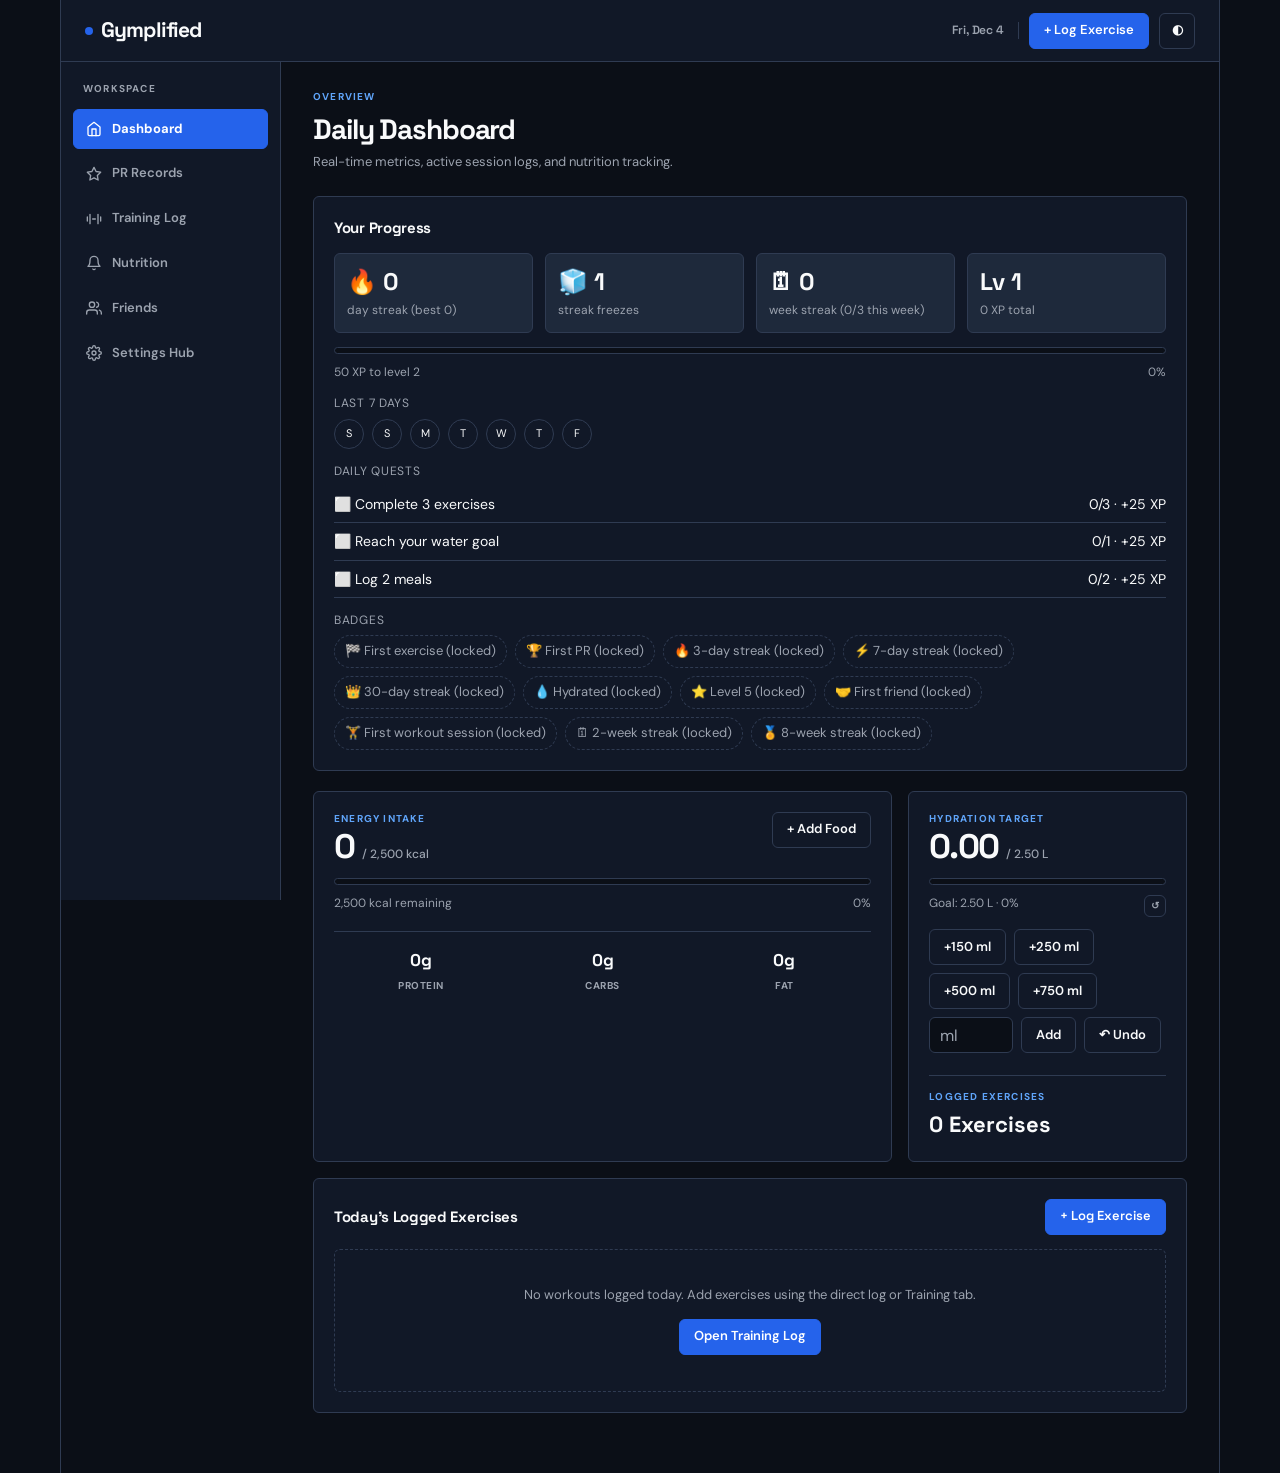
<file: Gymplified 2.html>
<!doctype html>
<html lang="en" data-theme="dark" data-color="blue" data-contrast="normal" data-motion="normal" data-font="default" data-scale="md">
<head>
<meta charset="utf-8">
<meta name="viewport" content="width=device-width,initial-scale=1,viewport-fit=cover">
<title>Gymplified — Training Log, PR Tracker & Muscle Diagram</title>
<style>
@import url('https://fonts.googleapis.com/css2?family=DM+Sans:ital,opsz,wght@0,9..40,400..800;1,9..40,400..800&family=Space+Grotesk:wght@500;600;700&family=Atkinson+Hyperlegible:wght@400;700&display=swap');

:root {
  --bg: #0b0f17;
  --panel: #111827;
  --panel-hover: #1f2937;
  --ink: #f9fafb;
  --muted: #9ca3af;
  --line: #2f3b52;
  --brand: #2563eb;
  --brand-light: #1e293b;
  --brand-ink: #ffffff;
  --danger: #ef4444;
  --success: #10b981;
  --gold: #f59e0b;
  --max: 1160px;
  --radius: 6px;
  --font-base: "DM Sans", -apple-system, BlinkMacSystemFont, sans-serif;
  --font-heading: "Space Grotesk", sans-serif;
  --scale: 1rem;
  --ease-out: cubic-bezier(0.16, 1, 0.3, 1);
  --ease-spring: cubic-bezier(0.34, 1.56, 0.64, 1);
}

/* Light Theme Overrides */
html[data-theme="light"] {
  --bg: #f8fafc;
  --panel: #ffffff;
  --panel-hover: #f1f5f9;
  --ink: #0f172a;
  --muted: #64748b;
  --line: #e2e8f0;
  --brand-light: #eff6ff;
  --brand-ink: #ffffff;
}

/* Color Accents */
html[data-color="blue"] { --brand: #2563eb; }
html[data-color="emerald"] { --brand: #047857; }
html[data-color="slate"] { --brand: #475569; }
html[data-color="crimson"] { --brand: #dc2626; }
html[data-color="amber"] { --brand: #b45309; }
html[data-color="violet"] { --brand: #7c3aed; }

/* High Contrast Mode */
html[data-contrast="high"] {
  --line: #334155;
  --muted: #cbd5e1;
}
html[data-theme="light"][data-contrast="high"] {
  --line: #000000;
  --muted: #334155;
}

/* Accessible Font */
html[data-font="accessible"] {
  --font-base: "Atkinson Hyperlegible", Verdana, sans-serif;
  --font-heading: "Atkinson Hyperlegible", Verdana, sans-serif;
}

/* Font Scales */
html[data-scale="sm"] { --scale: 0.875rem; }
html[data-scale="md"] { --scale: 1rem; }
html[data-scale="lg"] { --scale: 1.125rem; }
html[data-scale="xl"] { --scale: 1.25rem; }

/* Reduced Motion */
html[data-motion="reduced"] *, html[data-motion="reduced"] *::before, html[data-motion="reduced"] *::after {
  animation: none !important;
  transition: none !important;
}

* { box-sizing: border-box; margin: 0; padding: 0; }
html { background: var(--bg); font-size: var(--scale); transition: background-color 0.25s var(--ease-out); }
body { color: var(--ink); font-family: var(--font-base); line-height: 1.45; background: var(--bg); min-height: 100vh; -webkit-font-smoothing: antialiased; }
button, input, select, textarea { font: inherit; color: inherit; }

.app { max-width: var(--max); margin: 0 auto; min-height: 100vh; border-left: 1px solid var(--line); border-right: 1px solid var(--line); background: var(--bg); transition: border-color 0.25s var(--ease-out); }

/* Topbar Header */
.topbar { height: 62px; border-bottom: 1px solid var(--line); display: flex; align-items: center; justify-content: space-between; padding: 0 24px; background: var(--panel); position: sticky; top: 0; z-index: 40; transition: background-color 0.25s var(--ease-out), border-color 0.25s var(--ease-out); }
.brand { font-family: var(--font-heading); font-weight: 700; font-size: 21px; letter-spacing: -0.04em; color: var(--ink); display: flex; align-items: center; gap: 8px; }
.brand-dot { width: 8px; height: 8px; background: var(--brand); border-radius: 50%; display: inline-block; transition: background-color 0.25s var(--ease-out); }

.top-actions { display: flex; align-items: center; gap: 10px; }
.date-tag { font-size: 12px; font-weight: 600; color: var(--muted); padding-right: 14px; border-right: 1px solid var(--line); font-family: var(--font-heading); letter-spacing: -0.01em; }

/* Buttons & Micro-interactions */
.btn { height: 36px; padding: 0 14px; border: 1px solid var(--line); background: var(--panel); border-radius: var(--radius); cursor: pointer; font-size: 13px; font-weight: 600; display: inline-flex; align-items: center; justify-content: center; gap: 6px; transition: all 0.15s var(--ease-out); }
.btn:hover { border-color: var(--brand); color: var(--brand-text); background: var(--panel-hover); transform: translateY(-1px); }
.btn:active { transform: translateY(0) scale(0.98); }

.btn-primary { background: var(--brand); color: var(--brand-ink); border: 1px solid var(--brand); }
.btn-primary:hover { opacity: 0.92; background: var(--brand); color: var(--brand-ink); transform: translateY(-1px); }

.btn-gold { background: rgba(245, 158, 11, 0.12); color: var(--gold); border: 1px solid rgba(245, 158, 11, 0.3); }
.btn-gold:hover { background: rgba(245, 158, 11, 0.22); color: var(--gold); border-color: var(--gold); }

.btn-icon-only { width: 36px; padding: 0; }

/* Layout Grid */
.layout { display: grid; grid-template-columns: 220px 1fr; min-height: calc(100vh - 62px); }

/* Sidebar Navigation */
aside { border-right: 1px solid var(--line); padding: 20px 12px; background: var(--panel); position: sticky; top: 62px; height: calc(100vh - 62px); transition: background-color 0.25s var(--ease-out), border-color 0.25s var(--ease-out); }
.nav-label { font-size: 10px; font-weight: 700; text-transform: uppercase; letter-spacing: 0.12em; color: var(--muted); margin-bottom: 12px; padding: 0 10px; }

nav button { display: flex; align-items: center; gap: 10px; width: 100%; text-align: left; border: 1px solid transparent; background: transparent; padding: 10px 12px; border-radius: var(--radius); color: var(--muted); font-size: 13px; font-weight: 600; cursor: pointer; margin-bottom: 4px; transition: all 0.18s var(--ease-out); position: relative; }
nav button svg { width: 16px; height: 16px; stroke: currentColor; fill: none; stroke-width: 2; stroke-linecap: round; stroke-linejoin: round; transition: stroke 0.18s var(--ease-out); }
nav button:hover { background: var(--panel-hover); color: var(--ink); }
nav button.active { background: var(--brand); color: var(--brand-ink); border-color: var(--brand); font-weight: 700; }
nav button.active svg { stroke: var(--brand-ink); }

/* Main Screen Transitions */
main { padding: 28px 32px 60px; min-width: 0; }
.screen { display: none; opacity: 0; transform: translateY(8px); transition: opacity 0.25s var(--ease-out), transform 0.25s var(--ease-out); }
.screen.active { display: block; opacity: 1; transform: translateY(0); animation: screenIn 0.3s var(--ease-out) forwards; }

@keyframes screenIn {
  from { opacity: 0; transform: translateY(10px); }
  to { opacity: 1; transform: translateY(0); }
}

/* Headings */
.eyebrow { text-transform: uppercase; font-size: 10px; font-weight: 700; letter-spacing: 0.12em; color: var(--brand-text); margin-bottom: 4px; }
h1 { font-family: var(--font-heading); font-size: 28px; font-weight: 700; letter-spacing: -0.04em; margin-bottom: 4px; }
.subtitle { font-size: 13px; color: var(--muted); margin-bottom: 24px; }

/* Dashboard & Panels */
.grid-2 { display: grid; grid-template-columns: 1.35fr 0.65fr; gap: 16px; margin-bottom: 16px; }
.panel { background: var(--panel); border: 1px solid var(--line); border-radius: var(--radius); padding: 20px; transition: border-color 0.2s var(--ease-out), background-color 0.25s var(--ease-out); position: relative; }
.panel:hover { border-color: rgba(255, 255, 255, 0.15); }
html[data-theme="light"] .panel:hover { border-color: rgba(0, 0, 0, 0.2); }

/* MOTIVATION & QUOTE BANNER */
.motivation-card {
  background: linear-gradient(135deg, color-mix(in srgb, var(--brand) 14%, var(--panel)) 0%, var(--panel) 100%);
  border: 1px solid var(--brand);
  border-left: 4px solid var(--brand);
  border-radius: var(--radius);
  padding: 22px 24px;
  margin-bottom: 22px;
  position: relative;
  overflow: hidden;
  box-shadow: 0 4px 20px rgba(0, 0, 0, 0.25);
  transition: all 0.25s var(--ease-out);
}
.quote-icon { position: absolute; right: 20px; top: 12px; opacity: 0.06; font-size: 96px; line-height: 1; font-family: Georgia, serif; pointer-events: none; color: var(--ink); }
.quote-body { position: relative; z-index: 2; transition: opacity 0.22s var(--ease-out), transform 0.22s var(--ease-out); }
.quote-body.changing { opacity: 0; transform: translateY(-4px); }
.quote-text { font-family: var(--font-heading); font-size: 17px; font-weight: 600; line-height: 1.45; letter-spacing: -0.01em; color: var(--ink); margin-bottom: 8px; }
.quote-author { font-size: 12px; font-weight: 700; color: var(--brand-text); text-transform: uppercase; letter-spacing: 0.08em; display: flex; align-items: center; gap: 8px; }
.quote-author::before { content: ""; display: inline-block; width: 14px; height: 2px; background: var(--brand); }
.motivation-header { display: flex; justify-content: space-between; align-items: center; margin-bottom: 12px; }

/* Metrics & Animated Bars */
.metric-head { display: flex; justify-content: space-between; align-items: flex-start; margin-bottom: 14px; }
.metric-num { font-family: var(--font-heading); font-size: 34px; font-weight: 700; letter-spacing: -0.05em; line-height: 1; }
.metric-unit { font-size: 12px; color: var(--muted); font-weight: 500; font-family: var(--font-base); letter-spacing: 0; }

.progress-bar { height: 7px; background: var(--bg); border: 1px solid var(--line); border-radius: 4px; overflow: hidden; margin: 10px 0; }
.progress-bar i { display: block; height: 100%; background: var(--brand-text); width: 0%; transition: width 0.6s var(--ease-out); }

.meta-row { display: flex; justify-content: space-between; font-size: 12px; color: var(--muted); margin-top: 8px; }

.macro-pills { display: grid; grid-template-columns: repeat(3, 1fr); gap: 8px; margin-top: 18px; border-top: 1px solid var(--line); padding-top: 16px; }
.macro-pill { text-align: center; }
.macro-pill strong { display: block; font-size: 17px; font-family: var(--font-heading); font-weight: 700; }
.macro-pill span { font-size: 10px; color: var(--muted); font-weight: 700; text-transform: uppercase; letter-spacing: 0.05em; }

/* Table & Interactive List Rows */
.section-title { font-family: var(--font-heading); font-size: 15px; font-weight: 700; margin-bottom: 14px; display: flex; justify-content: space-between; align-items: center; letter-spacing: -0.02em; }

.item-row { display: grid; grid-template-columns: 36px 1fr auto; gap: 12px; align-items: center; padding: 12px 10px; border-bottom: 1px solid var(--line); border-radius: 4px; transition: background 0.15s var(--ease-out); }
.item-row:last-child { border-bottom: 0; }
.item-row:hover { background: var(--panel-hover); }
.row-idx { font-family: var(--font-heading); font-size: 12px; font-weight: 700; color: var(--muted); }

/* Form Controls */
.form-grid { display: grid; grid-template-columns: repeat(auto-fit, minmax(160px, 1fr)); gap: 12px; margin-bottom: 14px; }
.field { margin-bottom: 12px; }
.field label { display: block; font-size: 10px; font-weight: 700; text-transform: uppercase; letter-spacing: 0.08em; color: var(--muted); margin-bottom: 6px; }
.field input, .field select { width: 100%; height: 38px; border: 1px solid var(--line); background: var(--bg); border-radius: var(--radius); padding: 0 12px; color: var(--ink); outline: none; transition: border-color 0.18s var(--ease-out), box-shadow 0.18s var(--ease-out); font-size: 13px; }
.field input:focus, .field select:focus { border-color: var(--brand); box-shadow: 0 0 0 1px var(--brand); }

/* Animated Checkbox */
.check-btn { width: 30px; height: 30px; border: 1px solid var(--line); background: var(--panel); border-radius: 5px; cursor: pointer; display: flex; align-items: center; justify-content: center; font-weight: 700; color: var(--brand-ink); transition: all 0.2s var(--ease-spring); }
.check-btn:hover { border-color: var(--brand); transform: scale(1.05); }
.check-btn.done { background: var(--brand); border-color: var(--brand); animation: checkBounce 0.3s var(--ease-spring); }

@keyframes checkBounce {
  0% { transform: scale(0.8); }
  50% { transform: scale(1.18); }
  100% { transform: scale(1); }
}

/* PR Cards Grid */
.pr-grid { display: grid; grid-template-columns: repeat(auto-fill, minmax(280px, 1fr)); gap: 14px; margin-top: 14px; }
.pr-card { border: 1px solid var(--line); border-radius: var(--radius); padding: 16px; background: var(--panel); transition: all 0.2s var(--ease-out); position: relative; overflow: hidden; }
.pr-card:hover { border-color: var(--gold); transform: translateY(-2px); }
.pr-card-badge { position: absolute; top: 12px; right: 12px; background: rgba(245, 158, 11, 0.15); color: var(--gold); border: 1px solid rgba(245, 158, 11, 0.3); font-size: 10px; font-weight: 700; padding: 2px 8px; border-radius: 4px; font-family: var(--font-heading); }
.pr-title { font-family: var(--font-heading); font-size: 16px; font-weight: 700; margin-bottom: 8px; letter-spacing: -0.02em; padding-right: 50px; }
.pr-metric { font-family: var(--font-heading); font-size: 26px; font-weight: 700; color: var(--ink); margin-bottom: 4px; }
.pr-subtext { font-size: 11px; color: var(--muted); font-weight: 600; text-transform: uppercase; letter-spacing: 0.05em; }

/* Machine Library & Muscle Diagram Visualizer */
.machine-grid { display: grid; grid-template-columns: 1fr; gap: 10px; max-height: 520px; overflow-y: auto; padding-right: 4px; }
.machine-card { border: 1px solid var(--line); border-radius: var(--radius); padding: 14px; background: var(--panel); cursor: pointer; transition: all 0.2s var(--ease-out); position: relative; }
.machine-card:hover { border-color: var(--brand); transform: translateX(3px); background: var(--panel-hover); }
.machine-card.active { border-color: var(--brand); background: var(--brand-light); }
.machine-card.active::before { content: ""; position: absolute; left: 0; top: 0; bottom: 0; width: 3px; background: var(--brand); border-radius: 3px 0 0 3px; }
.machine-card h3 { font-size: 14px; margin-bottom: 4px; font-weight: 700; }
.machine-card p { font-size: 12px; color: var(--muted); margin-bottom: 10px; line-height: 1.4; }

.tag-list { display: flex; flex-wrap: wrap; gap: 6px; }
.tag { font-size: 10px; font-weight: 700; padding: 3px 8px; border-radius: 4px; background: var(--bg); border: 1px solid var(--line); color: var(--muted); text-transform: uppercase; letter-spacing: 0.04em; }
.tag.primary { background: var(--brand); color: var(--brand-ink); border-color: var(--brand); }

/* Human Muscle Heatmap SVG Visualizer */
.body-visualizer { display: flex; justify-content: center; align-items: center; padding: 24px; background: var(--panel); border: 1px solid var(--line); border-radius: var(--radius); min-height: 380px; position: relative; }
.muscle-svg { height: 320px; width: auto; fill: var(--muscle); stroke: var(--panel); stroke-width: 1.5; filter: drop-shadow(0 2px 8px rgba(0,0,0,0.2)); }

.muscle-path { transition: fill 0.35s var(--ease-out), stroke 0.35s var(--ease-out), opacity 0.35s var(--ease-out); cursor: pointer; opacity: 0.6; }
.muscle-path:hover { opacity: 0.9; stroke: var(--brand); }
.muscle-path.active { fill: var(--brand) !important; opacity: 1 !important; stroke: var(--ink); stroke-width: 2; animation: musclePulse 2s infinite ease-in-out; }
.muscle-path.secondary { fill: #60a5fa !important; opacity: 0.85 !important; }

@keyframes musclePulse {
  0% { filter: drop-shadow(0 0 0px var(--brand)); }
  50% { filter: drop-shadow(0 0 8px var(--brand)); }
  100% { filter: drop-shadow(0 0 0px var(--brand)); }
}

/* Settings Hub Controls */
.settings-group { border: 1px solid var(--line); border-radius: var(--radius); padding: 18px 20px; background: var(--panel); margin-bottom: 16px; transition: border-color 0.2s var(--ease-out); }
.settings-group h3 { font-size: 14px; font-weight: 700; margin-bottom: 2px; }
.settings-group p { font-size: 12px; color: var(--muted); margin-bottom: 16px; }

.toggle-row { display: flex; justify-content: space-between; align-items: center; padding: 10px 0; border-bottom: 1px solid var(--line); }
.toggle-row:last-child { border-bottom: 0; }
.toggle-row label { font-size: 13px; font-weight: 600; }

.color-picker { display: flex; gap: 12px; margin-top: 8px; }
.color-dot { width: 34px; height: 34px; border-radius: 50%; border: 2px solid transparent; cursor: pointer; transition: transform 0.2s var(--ease-spring), border-color 0.2s var(--ease-out); }
.color-dot:hover { transform: scale(1.12); }
.color-dot.active { border-color: var(--ink); transform: scale(1.15); box-shadow: 0 0 0 2px var(--bg); }

/* Data Tables */
.data-table { width: 100%; border-collapse: collapse; font-size: 13px; text-align: left; }
.data-table th { background: var(--bg); padding: 10px 14px; border: 1px solid var(--line); font-size: 10px; font-weight: 700; text-transform: uppercase; color: var(--muted); letter-spacing: 0.06em; }
.data-table td { padding: 12px 14px; border: 1px solid var(--line); vertical-align: middle; }
.data-table tr { transition: background 0.15s var(--ease-out); }
.data-table tbody tr:hover { background: var(--panel-hover); }

/* Empty state banner */
.empty-box { text-align: center; padding: 36px 20px; border: 1px dashed var(--line); border-radius: var(--radius); background: var(--panel); }
.empty-box p { color: var(--muted); font-size: 13px; margin-bottom: 14px; }

/* Toast Notifications */
.toast-container { position: fixed; bottom: 24px; right: 24px; z-index: 100; display: flex; flex-direction: column; gap: 8px; pointer-events: none; }
.toast { background: var(--ink); color: var(--bg); font-size: 12px; font-weight: 700; padding: 10px 16px; border-radius: var(--radius); border: 1px solid var(--line); opacity: 0; transform: translateY(12px) scale(0.95); transition: all 0.25s var(--ease-spring); pointer-events: auto; font-family: var(--font-heading); }
.toast.show { opacity: 1; transform: translateY(0) scale(1); }

/* Responsive adjustments */
@media (max-width: 860px) {
  .layout { grid-template-columns: 1fr; }
  aside { position: fixed; bottom: 0; top: auto; height: 60px; width: 100%; border-right: 0; border-top: 1px solid var(--line); padding: 6px; z-index: 50; }
  aside .nav-label { display: none; }
  nav { display: grid; grid-template-columns: repeat(6, 1fr); gap: 2px; }
  nav button { text-align: center; font-size: 9px; padding: 6px 2px; flex-direction: column; gap: 4px; justify-content: center; margin: 0; }
  nav button svg { width: 16px; height: 16px; }
  main { padding: 18px 16px 80px; }
  .grid-2, .machine-grid { grid-template-columns: 1fr; }
}

.skip{position:absolute;left:-999px;top:8px;background:var(--brand);color:#fff;padding:8px 12px;border-radius:6px;z-index:999}.skip:focus{left:8px}
:focus-visible{outline:3px solid var(--gold);outline-offset:2px}
.stat-row{display:flex;gap:12px;flex-wrap:wrap;margin-bottom:14px}.stat{flex:1;min-width:110px;background:var(--brand-light);border:1px solid var(--line);border-radius:var(--radius);padding:12px}.stat b{font:700 24px var(--font-heading);display:block}.stat span{font-size:12px;color:var(--muted)}
.quest{display:flex;justify-content:space-between;padding:8px 0;border-bottom:1px solid var(--line);font-size:14px}.quest.ok{color:var(--success)}
.badges,.week,.water-btns,.row-wrap{display:flex;gap:8px;flex-wrap:wrap;align-items:center}.badge{padding:6px 10px;border:1px solid var(--line);border-radius:99px;font-size:13px}.badge.off{opacity:.45;filter:grayscale(1)}
.wd{width:30px;height:30px;border-radius:50%;border:1px solid var(--line);display:grid;place-items:center;font-size:11px}.wd.on{background:var(--brand);color:#fff;border-color:var(--brand)}
.water-btns input{width:84px}.sub-h{font-size:12px;color:var(--muted);text-transform:uppercase;letter-spacing:.06em;margin:14px 0 6px}
.cf{position:fixed;top:-30px;font-size:22px;z-index:999;pointer-events:none;animation:fall 2s linear forwards}@keyframes fall{to{transform:translateY(110vh) rotate(360deg)}}
html[data-spacing=wide] body{letter-spacing:.04em;line-height:1.8;word-spacing:.12em}
@media(prefers-reduced-motion:reduce){*{animation:none!important;transition:none!important}}
.pick-grid{display:grid;grid-template-columns:1.2fr .8fr;gap:16px;margin-bottom:20px}@media(max-width:800px){.pick-grid{grid-template-columns:1fr}}
.ex-results{max-height:340px;overflow:auto;border:1px solid var(--line);border-radius:var(--radius)}
.ex-row{display:flex;justify-content:space-between;align-items:center;gap:8px;padding:8px 10px;border-bottom:1px solid var(--line);cursor:pointer}.ex-row:hover,.ex-row:focus-within{background:var(--brand-light)}
.setrow{display:grid;grid-template-columns:34px 1fr 1fr 40px 36px;gap:6px;align-items:center;margin:4px 0}.setrow input{width:100%}.sub{font-size:12px;color:var(--muted)}.sr{position:absolute;left:-999px}
html{color-scheme:dark}html[data-theme=light]{color-scheme:light}
:root{--brand-text:#60a5fa;--muscle:#3b4a63}html[data-theme=light]{--muscle:#cbd5e1}
html[data-color=blue]{--brand-text:#60a5fa}html[data-color=emerald]{--brand-text:#34d399}html[data-color=slate]{--brand-text:#cbd5e1}html[data-color=crimson]{--brand-text:#f87171}html[data-color=amber]{--brand-text:#fbbf24}html[data-color=violet]{--brand-text:#a78bfa}
html[data-theme=light][data-color=blue]{--brand-text:#1d4ed8}html[data-theme=light][data-color=emerald]{--brand-text:#047857}html[data-theme=light][data-color=slate]{--brand-text:#334155}html[data-theme=light][data-color=crimson]{--brand-text:#b91c1c}html[data-theme=light][data-color=amber]{--brand-text:#92400e}html[data-theme=light][data-color=violet]{--brand-text:#6d28d9}
:where(input:not([type=checkbox]):not([type=radio]):not([type=file]):not([type=hidden]),select,textarea){background:var(--bg);color:var(--ink);border:1px solid var(--line);border-radius:var(--radius);height:36px;padding:0 10px;font:inherit}
:where(input,select,textarea):focus{border-color:var(--brand);outline:none;box-shadow:0 0 0 1px var(--brand)}
input[type=checkbox]{accent-color:var(--brand);width:18px;height:18px}
select option{background:var(--panel);color:var(--ink)}::placeholder{color:var(--muted);opacity:1}
.check-btn.done{color:var(--brand-ink)}.setrow input{text-align:center}summary{cursor:pointer}
code{background:var(--brand-light);color:var(--ink);padding:2px 6px;border-radius:4px;word-break:break-all}
.badge.off{opacity:1;color:var(--muted);border-style:dashed}.badge.off{filter:none}
html[data-theme=light] .btn-gold,html[data-theme=light] .pr-card-badge{color:#92400e}
.lb-row{display:flex;align-items:center;gap:10px;padding:10px 6px;border-bottom:1px solid var(--line)}.lb-row.me{background:var(--brand-light);border-radius:var(--radius);padding-left:10px}
.lb-rank{width:30px;text-align:center;font:700 15px var(--font-heading)}.lb-av{width:30px;height:30px;border-radius:50%;object-fit:cover;background:var(--line)}.lb-name{flex:1;min-width:0;overflow:hidden;text-overflow:ellipsis;white-space:nowrap}
</style>
</head>
<body>
<a class="skip" href="#main">Skip to content</a>

<div class="app">
  <!-- Topbar Header -->
  <header class="topbar">
    <div class="brand">
      <span class="brand-dot"></span> Gymplified
    </div>
    <div class="top-actions">
      <span class="date-tag" id="currentDate">Today</span>
      <button class="btn btn-primary" onclick="openLogModal()">+ Log Exercise</button>
      <button class="btn btn-icon-only" title="Quick Theme Switcher" onclick="toggleQuickTheme()">◐</button>
    </div>
  </header>

  <div class="layout">
    <!-- Sidebar Navigation -->
    <aside>
      <div class="nav-label">Workspace</div>
      <nav>
        <button class="active" onclick="showScreen('dashboard', this)">
          <svg viewBox="0 0 24 24"><path d="M3 9l9-7 9 7v11a2 2 0 0 1-2 2H5a2 2 0 0 1-2-2z"/><polyline points="9 22 9 12 15 12 15 22"/></svg>
          Dashboard
        </button>
        <button onclick="showScreen('prs', this)">
          <svg viewBox="0 0 24 24"><polygon points="12 2 15.09 8.26 22 9.27 17 14.14 18.18 21.02 12 17.77 5.82 21.02 7 14.14 2 9.27 8.91 8.26 12 2"/></svg>
          PR Records
        </button>
        <button onclick="showScreen('training', this)">
          <svg viewBox="0 0 24 24"><path d="M6 5v14M18 5v14M2 9v6M22 9v6M10 12h4"/></svg>
          Training Log
        </button>
        <button onclick="showScreen('nutrition', this)">
          <svg viewBox="0 0 24 24"><path d="M18 8A6 6 0 0 0 6 8c0 7-3 9-3 9h18s-3-2-3-9"/><path d="M13.73 21a2 2 0 0 1-3.46 0"/></svg>
          Nutrition
        </button>
        <button onclick="showScreen('friends', this)">
          <svg viewBox="0 0 24 24"><path d="M17 21v-2a4 4 0 0 0-4-4H5a4 4 0 0 0-4 4v2"/><circle cx="9" cy="7" r="4"/><path d="M23 21v-2a4 4 0 0 0-3-3.87M16 3.13a4 4 0 0 1 0 7.75"/></svg>
          Friends
        </button>
        <button onclick="showScreen('settings', this)">
          <svg viewBox="0 0 24 24"><circle cx="12" cy="12" r="3"/><path d="M19.4 15a1.65 1.65 0 0 0 .33 1.82l.06.06a2 2 0 0 1 0 2.83 2 2 0 0 1-2.83 0l-.06-.06a1.65 1.65 0 0 0-1.82-.33 1.65 1.65 0 0 0-1 1.51V21a2 2 0 0 1-2 2 2 2 0 0 1-2-2v-.09A1.65 1.65 0 0 0 9 19.4a1.65 1.65 0 0 0-1.82.33l-.06.06a2 2 0 0 1-2.83 0 2 2 0 0 1 0-2.83l.06-.06a1.65 1.65 0 0 0 .33-1.82 1.65 1.65 0 0 0-1.51-1H3a2 2 0 0 1-2-2 2 2 0 0 1 2-2h.09A1.65 1.65 0 0 0 4.6 9a1.65 1.65 0 0 0-.33-1.82l-.06-.06a2 2 0 0 1 0-2.83 2 2 0 0 1 2.83 0l.06.06a1.65 1.65 0 0 0 1.82.33H9a1.65 1.65 0 0 0 1-1.51V3a2 2 0 0 1 2-2 2 2 0 0 1 2 2v.09a1.65 1.65 0 0 0 1 1.51 1.65 1.65 0 0 0 1.82-.33l.06-.06a2 2 0 0 1 2.83 0 2 2 0 0 1 0 2.83l-.06.06a1.65 1.65 0 0 0-.33 1.82V9a1.65 1.65 0 0 0 1.51 1H21a2 2 0 0 1 2 2 2 2 0 0 1-2 2h-.09a1.65 1.65 0 0 0-1.51 1z"/></svg>
          Settings Hub
        </button>
      </nav>
    </aside>

    <!-- Main Screens -->
    <main id="main" tabindex="-1">
      <!-- 1. DASHBOARD SCREEN -->
      <section id="dashboard" class="screen active">
        <div class="eyebrow">Overview</div>
        <h1>Daily Dashboard</h1>
        <p class="subtitle">Real-time metrics, active session logs, and nutrition tracking.</p>

        <div class="panel" id="gamePanel" style="margin-bottom:20px" aria-label="Progress and streaks"></div>
        <div class="grid-2">
          <!-- Calorie Panel -->
          <div class="panel">
            <div class="metric-head">
              <div>
                <div class="eyebrow">Energy Intake</div>
                <div class="metric-num"><span id="dashCal">0</span> <span class="metric-unit">/ <span id="dashCalTarget">2500</span> kcal</span></div>
              </div>
              <button class="btn" onclick="openCalorieModal()">+ Add Food</button>
            </div>
            <div class="progress-bar"><i id="dashCalBar" style="width: 0%"></i></div>
            <div class="meta-row">
              <span id="dashCalRemain">2,500 kcal remaining</span>
              <span id="dashCalPct">0%</span>
            </div>
            <div class="macro-pills">
              <div class="macro-pill"><strong id="dashProtein">0g</strong><span>Protein</span></div>
              <div class="macro-pill"><strong id="dashCarbs">0g</strong><span>Carbs</span></div>
              <div class="macro-pill"><strong id="dashFat">0g</strong><span>Fat</span></div>
            </div>
          </div>

          <!-- Hydration & Active Workout Counter -->
          <div class="panel">
            <div class="metric-head">
              <div>
                <div class="eyebrow">Hydration Target</div>
                <div class="metric-num"><span id="dashWater">0.00</span> <span class="metric-unit">/ <span id="dashWaterGoal">2.50</span> L</span></div>
              </div>
              
            </div>
            <div class="progress-bar"><i id="dashWaterBar" style="width: 0%"></i></div>
            <div class="meta-row">
              <span id="waterMeta">Goal</span>
              <button class="btn btn-icon-only" style="height:22px; width:22px; font-size:10px" onclick="resetWater()" title="Reset Water">↺</button>
            </div>
            <div id="waterBtns" class="water-btns" style="margin-top:12px"></div>
<div style="margin-top: 22px; padding-top: 14px; border-top: 1px solid var(--line);">
              <div class="eyebrow">Logged Exercises</div>
              <div style="font-size: 22px; font-weight: 700; font-family: var(--font-heading);" id="dashWorkoutCount">0 Exercises</div>
            </div>
          </div>
        </div>

        <!-- Exercises List Panel -->
        <div class="panel">
          <div class="section-title">
            <span>Today's Logged Exercises</span>
            <button class="btn btn-primary" onclick="openLogModal()">+ Log Exercise</button>
          </div>
          <div id="dashWorkoutsContainer">
            <!-- Dynamic rows -->
          </div>
        </div>
      </section>

      <!-- 2. PERSONAL RECORDS & MOTIVATION SCREEN -->
      <section id="prs" class="screen">
        <div class="eyebrow">Milestones & Mindset</div>
        <h1>Personal Records & Motivation</h1>
        <p class="subtitle">Track peak performance lifts, estimated 1-Rep Max calculations, and tactical wisdom.</p>

        <!-- TOP MOTIVATION CARD WITH QUOTE POOL -->
        <div class="motivation-card">
          <div class="quote-icon">“</div>
          <div class="motivation-header">
            <div class="eyebrow" style="color: var(--brand-text);">Daily Mindset Strategy</div>
            <button class="btn btn-gold" onclick="nextQuote()" title="Get New Random Quote">
              <span>New Quote</span> ↺
            </button>
          </div>
          <div class="quote-body" id="quoteBox">
            <div class="quote-text" id="quoteText">"He who conquers himself is the mightiest warrior."</div>
            <div class="quote-author" id="quoteAuthor">Sun Tzu</div>
          </div>
        </div>

        <!-- Log PR Direct Form -->
        <div class="panel" style="margin-bottom: 20px;">
          <div class="section-title">Record New Personal Best</div>
          <div class="form-grid">
            <div class="field">
              <label>Lift / Exercise</label>
              <input type="text" id="inputPRName" placeholder="e.g. Barbell Squat, Bench Press">
            </div>
            <div class="field">
              <label>Weight (kg)</label>
              <input type="number" id="inputPRWeight" value="100" min="0" step="2.5">
            </div>
            <div class="field">
              <label>Reps Performed</label>
              <input type="number" id="inputPRReps" value="5" min="1" max="50">
            </div>
            <div class="field">
              <label>Date Achieved</label>
              <input type="date" id="inputPRDate">
            </div>
          </div>
          <button class="btn btn-primary" onclick="savePRRecord()">+ Save Personal Record</button>
        </div>

        <!-- PR Display Cards Grid -->
        <div class="panel">
          <div class="section-title">
            <span>Peak Lifter Hall of Fame</span>
            <button class="btn" onclick="clearAllPRs()" style="color:var(--danger)">Reset All PRs</button>
          </div>
          <div id="prListContainer">
            <!-- Dynamic PR cards -->
          </div>
        </div>
      </section>

      <!-- 3. TRAINING LOG SCREEN -->
      <section id="training" class="screen">
        <div class="eyebrow">Execution</div>
        <h1>Workout Session</h1>
        <p class="subtitle">Start a session, pick exercises from the library, log every set, then finish to see your stats.</p>
<div class="panel" id="sessBar" style="margin-bottom:20px"></div>
<div class="panel" style="margin-bottom:20px"><div class="section-title">Rest Timer & Routine</div><div class="row-wrap">
<button class="btn" onclick="rest(60)">60s</button><button class="btn" onclick="rest(90)">90s</button><button class="btn" onclick="rest(120)">2 min</button>
<strong id="timerOut" aria-live="off" style="font:700 22px var(--font-heading);min-width:70px">–</strong>
<button class="btn" onclick="reuseRoutine()">↻ Reuse last routine</button></div></div>

        <div class="pick-grid">
 <div class="panel"><div class="section-title">Add Exercise</div>
  <label class="sr" for="exSearch">Search exercises</label>
  <input type="search" id="exSearch" placeholder="Search exercises, machines, muscles…" oninput="renderPicker()" autocomplete="off" style="width:100%">
  <div class="row-wrap" style="margin:8px 0"><select id="exMuscle" onchange="renderPicker()" aria-label="Filter by muscle"></select><select id="exEquip" onchange="renderPicker()" aria-label="Filter by equipment"></select></div>
  <div id="exResults" class="ex-results" role="list"></div>
  <details id="customBox" style="margin-top:10px"><summary>Can't find it? Add a custom exercise</summary>
   <div class="row-wrap" style="margin-top:8px"><input type="text" id="cName" maxlength="60" placeholder="Exercise name" aria-label="Custom exercise name"><select id="cMuscle" aria-label="Primary muscle"></select><select id="cEquip" aria-label="Equipment"></select><button class="btn btn-primary" onclick="addCustom()">Create & add</button></div></details>
 </div>
 <div><div class="body-visualizer"><svg class="muscle-svg" viewBox="0 0 200 300" xmlns="http://www.w3.org/2000/svg">
                <!-- Head & Torso Silhouette -->
                <circle cx="100" cy="25" r="13" fill="none" stroke="var(--line)" stroke-width="2"/>
                <path d="M 85,42 Q 100,48 115,42 L 135,65 L 145,120 L 135,130 L 130,200 L 122,280 L 102,280 L 100,160 L 98,280 L 78,280 L 70,200 L 65,130 L 55,120 L 65,65 Z" fill="none" stroke="var(--line)" stroke-width="1.5"/>
                
                <!-- Target Muscle SVG Paths -->
                <!-- Chest -->
                <path id="svg-chest" class="muscle-path" d="M 82,65 Q 100,70 118,65 L 120,88 Q 100,98 80,88 Z" title="Chest / Pectorals"/>
                <!-- Lats / Back -->
                <path id="svg-lats" class="muscle-path" d="M 72,90 Q 65,115 78,135 Q 100,120 122,135 Q 135,115 128,90 Q 100,102 72,90 Z" title="Lats / Back"/>
                <!-- Shoulders (Deltoids) -->
                <path id="svg-shoulders" class="muscle-path" d="M 68,62 L 82,65 L 76,90 L 58,100 Z M 132,62 L 118,65 L 124,90 L 142,100 Z" title="Shoulders / Deltoids"/>
                <!-- Biceps -->
                <path id="svg-biceps" class="muscle-path" d="M 57,102 L 74,96 L 68,125 L 54,120 Z" title="Biceps"/>
                <!-- Triceps -->
                <path id="svg-triceps" class="muscle-path" d="M 143,102 L 126,96 L 132,125 L 146,120 Z" title="Triceps"/>
                <!-- Abs / Core -->
                <path id="svg-abs" class="muscle-path" d="M 82,94 Q 100,98 118,94 L 116,145 Q 100,150 84,145 Z" title="Abs / Core"/>
                <!-- Quads -->
                <path id="svg-quadriceps" class="muscle-path" d="M 74,155 L 97,155 L 94,220 L 76,215 Z M 103,155 L 126,155 L 124,215 L 106,220 Z" title="Quadriceps"/>
                <!-- Hamstrings -->
                <path id="svg-hamstrings" class="muscle-path" d="M 76,218 L 94,222 L 91,255 L 78,250 Z M 124,218 L 106,222 L 109,255 L 122,250 Z" title="Hamstrings"/>
                <!-- Calves -->
                <path id="svg-calves" class="muscle-path" d="M 78,254 L 91,257 L 88,285 L 80,285 Z M 122,254 L 109,257 L 112,285 L 120,285 Z" title="Calves"/>
              <path id="svg-traps" class="muscle-path" d="M 88,44 Q 100,50 112,44 L 124,58 L 118,65 Q 100,60 82,65 L 76,58 Z"/>
<path id="svg-forearms" class="muscle-path" d="M 54,122 L 68,127 L 62,160 L 50,155 Z M 146,122 L 132,127 L 138,160 L 150,155 Z"/>
<path id="svg-glutes" class="muscle-path" d="M 78,140 Q 100,130 122,140 L 124,155 L 76,155 Z"/></svg></div><div class="panel" id="exPreview" style="margin-top:12px" aria-live="polite"></div></div>
</div>
<div id="liveStats"></div>
<div class="section-title"><span>Today's Workout</span><button class="btn" onclick="clearAllWorkouts()" style="color:var(--danger)">Clear all</button></div>
<div id="trainingLogList" style="margin-bottom:20px"></div>
<div id="sessionSummary"></div>
<div class="panel"><div class="section-title">Recent Sessions</div><div id="sessionHistory"></div></div>
      </section>

      <!-- 5. NUTRITION SCREEN -->
      <section id="nutrition" class="screen">
        <div class="eyebrow">Fueling</div>
        <h1>Nutrition & Macro Tracker</h1>
        <p class="subtitle">Record meal macros and monitor daily caloric balance.</p>

        <div class="panel" style="margin-bottom: 20px;">
          <div class="section-title">Add Custom Food Item</div>
          <div class="form-grid">
            <div class="field">
              <label>Food Item Name</label>
              <input type="text" id="inputFoodName" placeholder="e.g. Grilled Salmon & Quinoa">
            </div>
            <div class="field">
              <label>Calories (kcal)</label>
              <input type="number" id="inputFoodCal" value="500">
            </div>
            <div class="field">
              <label>Protein (g)</label>
              <input type="number" id="inputFoodProtein" value="40">
            </div>
            <div class="field">
              <label>Carbs (g)</label>
              <input type="number" id="inputFoodCarbs" value="45">
            </div>
            <div class="field">
              <label>Fat (g)</label>
              <input type="number" id="inputFoodFat" value="12">
            </div>
          </div>
          <button class="btn btn-primary" onclick="saveFoodEntry()">Log Food Intake</button>
        </div>

        <div class="panel">
          <div class="section-title">
            <span>Logged Meals Today</span>
            <button class="btn" onclick="clearFoodLogs()" style="color:var(--danger)">Reset Meal Logs</button>
          </div>
          <table class="data-table">
            <thead>
              <tr>
                <th>Meal / Item</th>
                <th>Calories</th>
                <th>Protein</th>
                <th>Carbs</th>
                <th>Fat</th>
                <th>Action</th>
              </tr>
            </thead>
            <tbody id="foodTableBody">
              <!-- Dynamic rows -->
            </tbody>
          </table>
        </div>
      </section>

      <section id="friends" class="screen">
        <div class="eyebrow">Community</div>
        <h1>Friends & Leaderboard</h1>
        <p class="subtitle">Compete on XP, weekly volume and streaks with friends who open this same page.</p>
        <div class="panel" id="friendStatus" style="margin-bottom:20px"></div>
        <div class="panel" style="margin-bottom:20px"><div class="section-title">Leaderboard</div>
          <div class="row-wrap" style="margin-bottom:10px"><label class="sr" for="lbScope">Who to show</label><select id="lbScope" onchange="renderFriends()"><option value="friends">Friends</option><option value="all">Everyone on this page</option></select>
          <label class="sr" for="lbMetric">Rank by</label><select id="lbMetric" onchange="renderFriends()"><option value="xp">Total XP</option><option value="vol">Volume this week</option><option value="sess">Workouts this week</option><option value="streak">Day streak</option><option value="ws">Week streak</option></select></div>
          <div id="board" aria-live="polite"></div></div>
        <div class="panel"><div class="section-title">Add Friends</div>
          <label class="sr" for="friendSearch">Search by name</label>
          <input type="search" id="friendSearch" placeholder="Search by name…" oninput="searchFriends(this.value)" autocomplete="off" style="width:100%">
          <div id="searchOut" style="margin:8px 0"></div>
          <div class="row-wrap"><label class="sr" for="friendCode">Friend code</label><input type="text" id="friendCode" placeholder="Or paste a friend code" maxlength="80" onkeydown="if(event.key==='Enter')addFriend($('friendCode').value)"><button class="btn btn-primary" onclick="addFriend($('friendCode').value)">Add by code</button></div>
          <div class="sub-h">Your friends</div><div id="friendList"></div></div>
      </section>

      <!-- 6. SETTINGS HUB & ACCESSIBILITY OPTIONS -->
      <section id="settings" class="screen">
        <div class="eyebrow">Preferences</div>
        <h1>Settings & Accessibility Hub</h1>
        <p class="subtitle">Configure dark mode, accent palettes, accessibility contrast, motion toggles, and data persistence.</p>
<div class="panel" id="goalsPanel" style="margin-bottom:20px"></div>

        <!-- Dark Mode & Appearance -->
        <div class="settings-group">
          <h3>Interface Theme & Dark Mode</h3>
          <p>Switch between light and dark display modes or adjust your accent color.</p>
          
          <div class="toggle-row">
            <label for="themeSelect">Display Theme Mode</label>
            <select id="themeSelect" onchange="changeTheme(this.value)" style="width: 170px;">
              <option value="dark">Dark Mode (Default)</option>
              <option value="light">Light Mode</option>
            </select>
          </div>

          <div style="margin-top: 14px;">
            <label style="font-size: 11px; font-weight: 700; text-transform: uppercase; color: var(--muted); letter-spacing: 0.08em;">UI Accent Palette</label>
            <div class="color-picker">
              <div class="color-dot active" style="background: #2563eb;" title="Electric Blue" onclick="changeColor('blue', this)"></div>
              <div class="color-dot" style="background: #059669;" title="Emerald Green" onclick="changeColor('emerald', this)"></div>
              <div class="color-dot" style="background: #475569;" title="Slate Gray" onclick="changeColor('slate', this)"></div>
              <div class="color-dot" style="background: #dc2626;" title="Crimson Red" onclick="changeColor('crimson', this)"></div>
              <div class="color-dot" style="background: #d97706;" title="Amber Gold" onclick="changeColor('amber', this)"></div>
              <div class="color-dot" style="background: #7c3aed;" title="Violet Purple" onclick="changeColor('violet', this)"></div>
            </div>
          </div>
        </div>

        <!-- Accessibility Options -->
        <div class="settings-group">
          <h3>Accessibility Options</h3>
          <p>Optimize text sizes, structural border contrast, and UI motion settings.</p>

          <div class="toggle-row">
            <label for="scaleSelect">Text & UI Scale</label>
            <select id="scaleSelect" onchange="changeScale(this.value)" style="width: 170px;">
              <option value="sm">Compact (87.5%)</option>
              <option value="md" selected>Default (100%)</option>
              <option value="lg">Large (112.5%)</option>
              <option value="xl">Extra Large (125%)</option>
            </select>
          </div>

          <div class="toggle-row">
            <label for="fontSelect">Typography Style</label>
            <select id="fontSelect" onchange="changeFont(this.value)" style="width: 170px;">
              <option value="default">Standard Sans-Serif</option>
              <option value="accessible">High-Legibility Font</option>
            </select>
          </div>

          <div class="toggle-row">
            <label for="contrastToggle">Sharp Border Contrast</label>
            <select id="contrastToggle" onchange="changeContrast(this.value)" style="width: 170px;">
              <option value="normal">Normal Contrast</option>
              <option value="high">High Sharp Contrast</option>
            </select>
          </div>

          <div class="toggle-row">
            <label for="motionToggle">UI Animation / Motion</label>
            <select id="motionToggle" onchange="changeMotion(this.value)" style="width: 170px;">
              <option value="normal">Enabled (Smooth Transitions)</option>
              <option value="reduced">Reduced Motion</option>
            </select>
          </div>
        </div>

        <!-- Data Management -->
        <div class="settings-group">
          <h3>Data Management & Browser Storage</h3>
          <p>Gymplified starts clean by default. Seed sample gym logs for testing or reset all browser memory.</p>
          <div style="display: flex; gap: 10px; flex-wrap: wrap;">
            <button class="btn" onclick="seedSampleData()">Seed Sample Gym Data</button>
            <button class="btn" onclick="resetAllData()" style="color: var(--danger); border-color: var(--danger);">Clear All Browser Data</button>
          </div>
        </div>
      </section>
    </main>
  </div>
</div>

<div class="toast-container" id="toastContainer" role="status" aria-live="polite"></div>

<script>
// --- POOL OF 100 MOTIVATIONAL QUOTES ---
const MOTIVATIONAL_QUOTES = [
  { text: "He who conquers himself is the mightiest warrior.", author: "Sun Tzu" },
  { text: "The resistance that you fight physically in the gym and the resistance that you fight in life can only build a strong character.", author: "Arnold Schwarzenegger" },
  { text: "In the midst of chaos, there is also opportunity.", author: "Sun Tzu" },
  { text: "Strength does not come from winning. Your struggles develop your strengths.", author: "Arnold Schwarzenegger" },
  { text: "You have power over your mind - not outside events. Realize this, and you will find strength.", author: "Marcus Aurelius" },
  { text: "Victorious warriors win first and then go to war, while defeated warriors go to war first and then seek to win.", author: "Sun Tzu" },
  { text: "Difficulties strengthen the mind, as labor does the body.", author: "Seneca" },
  { text: "The worst thing I can be is the same as everybody else. I hate that.", author: "Arnold Schwarzenegger" },
  { text: "At dawn, when you have trouble getting out of bed, tell yourself: 'I have to go to work — as a human being.'", author: "Marcus Aurelius" },
  { text: "Don't stop when you're tired, stop when you're done.", author: "David Goggins" },
  { text: "Ponder and deliberate before you make a move.", author: "Sun Tzu" },
  { text: "Where the mind goes the body will follow.", author: "Arnold Schwarzenegger" },
  { text: "The impediment to action advances action. What stands in the way becomes the way.", author: "Marcus Aurelius" },
  { text: "Everybody wants to be a bodybuilder, but nobody wants to lift no heavy-ass weights.", author: "Ronnie Coleman" },
  { text: "Luck is what happens when preparation meets opportunity.", author: "Seneca" },
  { text: "I hated every minute of training, but I said, 'Don't quit. Suffer now and live the rest of your life as a champion.'", author: "Muhammad Ali" },
  { text: "Waste no more time arguing about what a good man should be. Be one.", author: "Marcus Aurelius" },
  { text: "Do not pray for an easy life, pray for the strength to endure a difficult one.", author: "Bruce Lee" },
  { text: "We suffer more often in imagination than in reality.", author: "Seneca" },
  { text: "When you think you're done, you're only at 40% of your body's capability.", author: "David Goggins" },
  { text: "He who is not courageous enough to take risks will accomplish nothing in life.", author: "Muhammad Ali" },
  { text: "Knowing is not enough, we must apply. Willing is not enough, we must do.", author: "Bruce Lee" },
  { text: "No man is free who is not master of himself.", author: "Epictetus" },
  { text: "Rest at the end, not in the middle.", author: "Kobe Bryant" },
  { text: "Believe you can and you're halfway there.", author: "Theodore Roosevelt" },
  { text: "Energy can be harnessed and willingness can be cultivated.", author: "Sun Tzu" },
  { text: "It is hard to fail, but it is worse never to have tried to succeed.", author: "Theodore Roosevelt" },
  { text: "Discipline equals freedom.", author: "Jocko Willink" },
  { text: "If you're going through hell, keep going.", author: "Winston Churchill" },
  { text: "I fear not the man who has practiced 10,000 kicks once, but I fear the man who has practiced one kick 10,000 times.", author: "Bruce Lee" },
  { text: "Continuous effort — not strength or intelligence — is the key to unlocking our potential.", author: "Winston Churchill" },
  { text: "Veni, vidi, vici. (I came, I saw, I conquered.)", author: "Julius Caesar" },
  { text: "There is nothing impossible to him who will try.", author: "Alexander the Great" },
  { text: "Discipline is doing what you hate to do, but doing it like you love it.", author: "Mike Tyson" },
  { text: "Blood, sweat and respect. First two you give, last one you earn.", author: "Dwayne Johnson" },
  { text: "Be humble. Be hungry. And always be the hardest worker in the room.", author: "Dwayne Johnson" },
  { text: "There is nothing outside of yourself that can ever enable you to get better, stronger, richer, quicker, or cleverer. Everything is within.", author: "Miyamoto Musashi" },
  { text: "Do nothing that is of no use.", author: "Miyamoto Musashi" },
  { text: "Concentration, focus, and total dedication. That is what separates the winners.", author: "Dorian Yates" },
  { text: "Set your goals high, and don't stop till you get there.", author: "Jay Cutler" },
  { text: "If you want to build bigger muscles, you must push them past their limit.", author: "Franco Columbu" },
  { text: "If I'm going to do something, I'm going to do it 100%.", author: "Lou Ferrigno" },
  { text: "The squatter doesn't negotiate with the weight.", author: "Tom Platz" },
  { text: "Don't count on motivation. Count on discipline.", author: "Jocko Willink" },
  { text: "Overcome the weakness of your mind.", author: "Jocko Willink" },
  { text: "Winners never quit and quitters never win.", author: "Vince Lombardi" },
  { text: "It's not whether you get knocked down, it's whether you get up.", author: "Vince Lombardi" },
  { text: "The dictionary is the only place where success comes before work.", author: "Vince Lombardi" },
  { text: "I've failed over and over and over again in my life. And that is why I succeed.", author: "Michael Jordan" },
  { text: "Some people want it to happen, some wish it would happen, others make it happen.", author: "Michael Jordan" },
  { text: "Obstacles don't have to stop you. If you run into a wall, don't turn around and give up. Figure out how to climb it.", author: "Michael Jordan" },
  { text: "I've grown most not from victories, but from setbacks.", author: "Serena Williams" },
  { text: "Your love makes me strong. Your hate makes me unstoppable.", author: "Cristiano Ronaldo" },
  { text: "Dedication, hard work all the time, and belief.", author: "Cristiano Ronaldo" },
  { text: "I don't think limits.", author: "Usain Bolt" },
  { text: "Easy is not an option. No days off. Never quit.", author: "Usain Bolt" },
  { text: "There is a difference between a fighter and a martial artist. A martial artist trains for mastery.", author: "Georges St-Pierre" },
  { text: "Hard work, discipline, and staying humble.", author: "Khabib Nurmagomedov" },
  { text: "Impossible is a word to be found only in the dictionary of fools.", author: "Napoleon Bonaparte" },
  { text: "Courage isn't having the strength to go on; it is going on when you don't have strength.", author: "Napoleon Bonaparte" },
  { text: "I will prepare and someday my chance will come.", author: "Abraham Lincoln" },
  { text: "The only way to do great work is to love what you do.", author: "Steve Jobs" },
  { text: "Stay hungry, stay foolish.", author: "Steve Jobs" },
  { text: "He who has a why to live can bear almost any how.", author: "Friedrich Nietzsche" },
  { text: "What does not kill me makes me stronger.", author: "Friedrich Nietzsche" },
  { text: "A journey of a thousand miles begins with a single step.", author: "Lao Tzu" },
  { text: "Mastering others is strength. Mastering yourself is true power.", author: "Lao Tzu" },
  { text: "We are what we repeatedly do. Excellence, then, is not an act, but a habit.", author: "Aristotle" },
  { text: "The first and greatest victory is to conquer yourself.", author: "Plato" },
  { text: "No man has the right to be an amateur in the matter of physical training. It is a shame for a man to grow old without seeing the beauty and strength of which his body is capable.", author: "Socrates" },
  { text: "If you want to improve, be content to be thought foolish and stupid.", author: "Epictetus" },
  { text: "Whether you think you can, or you think you can't — you're right.", author: "Henry Ford" },
  { text: "When something is important enough, you do it even if the odds are not in your favor.", author: "Elon Musk" },
  { text: "If you're afraid to fail, then you're probably going to fail.", author: "Kobe Bryant" },
  { text: "Whatever it takes.", author: "Rich Piana" },
  { text: "We're all gonna make it, brahs.", author: "Zyzz" },
  { text: "The secret of getting ahead is getting started.", author: "Mark Twain" },
  { text: "It always seems impossible until it's done.", author: "Nelson Mandela" },
  { text: "First say to yourself what you would be, and then do what you have to do.", author: "Epictetus" },
  { text: "As long as you live, keep learning how to live.", author: "Seneca" },
  { text: "Reject your sense of injury and the injury itself disappears.", author: "Marcus Aurelius" },
  { text: "To know your Enemy, you must become your Enemy.", author: "Sun Tzu" },
  { text: "Action is the foundational key to all success.", author: "Pablo Picasso" },
  { text: "Success isn't owned. It's leased, and rent is due every day.", author: "J.J. Watt" },
  { text: "Clear your mind of can't.", author: "Samuel Johnson" },
  { text: "Small deeds done are better than great deeds planned.", author: "Peter Marshall" },
  { text: "Great things are done by a series of small things brought together.", author: "Vincent van Gogh" },
  { text: "Light weight, baby!", author: "Ronnie Coleman" },
  { text: "If you don't find the time, if you don't do the work, you don't get the results.", author: "Arnold Schwarzenegger" },
  { text: "Be like water, my friend.", author: "Bruce Lee" },
  { text: "Great things come from hard work and perseverance. No excuses.", author: "Kobe Bryant" },
  { text: "The credit belongs to the man who is actually in the arena.", author: "Theodore Roosevelt" },
  { text: "Success is not final, failure is not fatal: it is the courage to continue that counts.", author: "Winston Churchill" },
  { text: "I am not afraid of an army of lions led by a sheep; I am afraid of an army of sheep led by a lion.", author: "Alexander the Great" },
  { text: "Everyone has a plan until they get punched in the mouth.", author: "Mike Tyson" },
  { text: "Success isn't always about greatness. It's about consistency.", author: "Dwayne Johnson" },
  { text: "You must understand that there is more than one path to the top of the mountain.", author: "Miyamoto Musashi" },
  { text: "You are in danger of living a life so comfortable and soft, that you will die without ever realizing your true potential.", author: "David Goggins" },
  { text: "The mind is the ultimate battleground.", author: "David Goggins" },
  { text: "It's not bragging if you can back it up.", author: "Muhammad Ali" }
];

// --- APP STATE & STORAGE ---
const STORAGE_KEY = 'gymplified_app_v2';

const cleanState = {
  cal: 0,
  calTarget: 2500,
  protein: 0,
  carbs: 0,
  fat: 0,
  water: 0,
  workouts: [],
  foods: [],
  prs: [],
  settings: {
    theme: 'dark',
    color: 'blue',
    scale: 'md',
    font: 'default',
    contrast: 'normal',
    motion: 'normal'
  }
};

let state = bootState();

// Popular Gym Machines Dataset
const GYM_MACHINES = [
  {
    id: 'leg-press',
    name: 'Leg Press Machine',
    desc: 'Plate-loaded compound machine targeting the quadriceps, glutes, and hamstring complex.',
    primary: ['quadriceps'],
    secondary: ['hamstrings']
  },
  {
    id: 'lat-pulldown',
    name: 'Lat Pulldown Machine',
    desc: 'Cable machine targeting latissimus dorsi width and upper back thickness.',
    primary: ['lats'],
    secondary: ['biceps']
  },
  {
    id: 'pec-deck',
    name: 'Pec Deck Fly Machine',
    desc: 'Chest isolation equipment providing constant tension across pectoralis major.',
    primary: ['chest'],
    secondary: ['shoulders']
  },
  {
    id: 'seated-row',
    name: 'Seated Cable Row',
    desc: 'Horizontal pulling equipment targeting mid-back thickness, rhomboids, and lats.',
    primary: ['lats'],
    secondary: ['biceps']
  },
  {
    id: 'shoulder-press-m',
    name: 'Seated Shoulder Press Machine',
    desc: 'Guided overhead press machine targeting anterior and lateral deltoid heads.',
    primary: ['shoulders'],
    secondary: ['triceps']
  },
  {
    id: 'leg-extension',
    name: 'Leg Extension Machine',
    desc: 'Isolation machine focusing directly on quadriceps muscle isolation.',
    primary: ['quadriceps'],
    secondary: []
  },
  {
    id: 'hamstring-curl',
    name: 'Seated Hamstring Curl',
    desc: 'Knee flexion isolation equipment for posterior thigh hamstrings.',
    primary: ['hamstrings'],
    secondary: []
  },
  {
    id: 'triceps-pushdown',
    name: 'Cable Triceps Pushdown',
    desc: 'High-pulley cable machine isolation exercise for triceps extensions.',
    primary: ['triceps'],
    secondary: []
  },
  {
    id: 'cable-curl',
    name: 'Cable Biceps Curl Machine',
    desc: 'Low-pulley constant tension cable machine targeting biceps brachii.',
    primary: ['biceps'],
    secondary: []
  },
  {
    id: 'calf-raise-m',
    name: 'Standing Calf Raise Machine',
    desc: 'Ankle plantarflexion machine targeting gastrocnemius and soleus calf muscles.',
    primary: ['calves'],
    secondary: []
  },
  {
    id: 'ab-crunch-m',
    name: 'Abdominal Crunch Machine',
    desc: 'Resisted spinal flexion equipment targeting rectus abdominis.',
    primary: ['abs'],
    secondary: []
  }
];

let selectedMachine = null;

// --- TOAST NOTIFICATIONS ---
function showToast(message) {
  const container = document.getElementById('toastContainer');
  const toast = document.createElement('div');
  toast.className = 'toast';
  toast.textContent = message;
  container.appendChild(toast);

  setTimeout(() => toast.classList.add('show'), 20);
  setTimeout(() => {
    toast.classList.remove('show');
    setTimeout(() => toast.remove(), 300);
  }, 2200);
}

// --- PERSISTENCE & SETTINGS ---
function saveState() {
  rewards();
  try{localStorage.setItem(STORAGE_KEY, JSON.stringify(state));}catch(e){}
  renderAll();
  syncLB();
}

function applySettings() {
  const s = state.settings || cleanState.settings;
  document.documentElement.setAttribute('data-theme', s.theme || 'dark');
  document.documentElement.setAttribute('data-color', s.color || 'blue');
  document.documentElement.setAttribute('data-scale', s.scale || 'md');
  document.documentElement.setAttribute('data-font', s.font || 'default');
  document.documentElement.setAttribute('data-contrast', s.contrast || 'normal');
  document.documentElement.setAttribute('data-motion', s.motion || 'normal');

  // Sync inputs in Settings Screen
  if(document.getElementById('themeSelect')) document.getElementById('themeSelect').value = s.theme || 'dark';
  if(document.getElementById('scaleSelect')) document.getElementById('scaleSelect').value = s.scale || 'md';
  if(document.getElementById('fontSelect')) document.getElementById('fontSelect').value = s.font || 'default';
  if(document.getElementById('contrastToggle')) document.getElementById('contrastToggle').value = s.contrast || 'normal';
  if(document.getElementById('motionToggle')) document.getElementById('motionToggle').value = s.motion || 'normal';

  // Active color dot highlight
  document.querySelectorAll('.color-dot').forEach(dot => {
    dot.classList.remove('active');
  });
}

function toggleQuickTheme() {
  state.settings.theme = state.settings.theme === 'dark' ? 'light' : 'dark';
  saveState();
  showToast(`Switched to ${state.settings.theme} mode`);
}

// --- NAVIGATION ---
function showScreen(screenId, btn) {
  document.querySelectorAll('.screen').forEach(s => s.classList.remove('active'));
  document.getElementById(screenId).classList.add('active');
  if (btn) {
    document.querySelectorAll('nav button').forEach(b => b.classList.remove('active'));
    btn.classList.add('active');
  }
  markNav(); scrollTo(0,0); if(screenId==='friends')renderFriends();
  if(screenId === 'prs') {
    nextQuote();
  }
}

// --- MOTIVATIONAL QUOTE ENGINE ---
function getRandomQuote() {
  const index = Math.floor(Math.random() * MOTIVATIONAL_QUOTES.length);
  return MOTIVATIONAL_QUOTES[index];
}

function nextQuote() {
  const quoteBox = document.getElementById('quoteBox');
  if(!quoteBox) return;
  quoteBox.classList.add('changing');
  setTimeout(() => {
    const q = getRandomQuote();
    document.getElementById('quoteText').textContent = `"${q.text}"`;
    document.getElementById('quoteAuthor').textContent = q.author;
    quoteBox.classList.remove('changing');
  }, 200);
}

// --- ESTIMATED 1RM CALCULATOR (Epley Formula) ---
function calculate1RM(weight, reps) {
  if (reps === 1) return weight;
  return Math.round(weight * (1 + reps / 30));
}

// --- RENDERING LOGIC ---
function renderDashboard() {
  document.getElementById('dashCal').textContent = state.cal.toLocaleString();
  document.getElementById('dashCalTarget').textContent = state.calTarget.toLocaleString();
  const pct = Math.min(100, Math.round((state.cal / state.calTarget) * 100));
  document.getElementById('dashCalBar').style.width = pct + '%';
  document.getElementById('dashCalPct').textContent = pct + '%';
  const remain = Math.max(0, state.calTarget - state.cal);
  document.getElementById('dashCalRemain').textContent = remain.toLocaleString() + ' kcal remaining';

  document.getElementById('dashProtein').textContent = state.protein + 'g';
  document.getElementById('dashCarbs').textContent = state.carbs + 'g';
  document.getElementById('dashFat').textContent = state.fat + 'g';

  document.getElementById('dashWater').textContent = state.water.toFixed(2);
  const waterPct = Math.min(100, Math.round((state.water / 2.5) * 100));
  document.getElementById('dashWaterBar').style.width = waterPct + '%';

  document.getElementById('dashWorkoutCount').textContent = state.workouts.length + ' Exercises';

  const container = document.getElementById('dashWorkoutsContainer');
  if (state.workouts.length === 0) {
    container.innerHTML = `
      <div class="empty-box">
        <p>No workouts logged today. Add exercises using the direct log or Training tab.</p>
        <button class="btn btn-primary" onclick="showScreen('training', document.querySelectorAll('nav button')[2])">Open Training Log</button>
      </div>`;
  } else {
    container.innerHTML = state.workouts.map((w, i) => `
      <div class="item-row">
        <div class="row-idx">${String(i + 1).padStart(2, '0')}</div>
        <div>
          <strong style="display:block; font-size:14px;">${esc(w.name)}</strong>
          <span style="font-size:12px; color:var(--muted);">${esc(w.muscle)} · ${w.weight}kg · ${w.sets} sets × ${w.reps} reps</span>
        </div>
        <button class="check-btn ${w.done ? 'done' : ''}" aria-pressed="${!!w.done}" aria-label="Mark ${esc(w.name)} done" onclick="toggleWorkoutDone(${i})">${w.done ? '✓' : ''}</button>
      </div>
    `).join('');
  }
}

function renderPRs() {
  const container = document.getElementById('prListContainer');
  if (!state.prs || state.prs.length === 0) {
    container.innerHTML = `
      <div class="empty-box">
        <p>No Personal Records saved yet. Record your heavy lifts using the form above.</p>
      </div>`;
    return;
  }

  container.innerHTML = `<div class="pr-grid">` + state.prs.map((pr, i) => {
    const est1RM = calculate1RM(pr.weight, pr.reps);
    return `
      <div class="pr-card">
        <div class="pr-card-badge">🏆 EST. 1RM: ${est1RM} KG</div>
        <div class="pr-title">${esc(pr.name)}</div>
        <div class="pr-metric">${pr.weight} <span style="font-size:14px; color:var(--muted);">KG</span> × ${pr.reps} <span style="font-size:14px; color:var(--muted);">REPS</span></div>
        <div class="pr-subtext">Achieved: ${pr.date || 'Today'}</div>
        <button class="btn btn-icon-only" style="position:absolute; bottom:12px; right:12px; color:var(--danger); height:28px; width:28px; font-size:11px;" onclick="deletePR(${i})" title="Delete PR">✕</button>
      </div>
    `;
  }).join('') + `</div>`;
}

function renderTrainingLog() {
  const container = document.getElementById('trainingLogList');
  if (state.workouts.length === 0) {
    container.innerHTML = `
      <div class="empty-box">
        <p>Session log is clean. Record exercises above to write into browser memory.</p>
      </div>`;
    return;
  }

  container.innerHTML = state.workouts.map((w, i) => `
    <div class="item-row">
      <div class="row-idx">${String(i + 1).padStart(2, '0')}</div>
      <div>
        <strong style="display:block; font-size:14px;">${esc(w.name)}</strong>
        <span style="font-size:12px; color:var(--muted);">${esc(w.muscle)} target · ${w.weight} kg load</span>
      </div>
      <div style="display:flex; align-items:center; gap:10px;">
        <span style="font-size:12px; font-weight:700;">${w.sets} sets × ${w.reps} reps</span>
        <button class="check-btn ${w.done ? 'done' : ''}" onclick="toggleWorkoutDone(${i})">${w.done ? '✓' : ''}</button>
        <button class="btn btn-icon-only" style="color:var(--danger); height:30px; width:30px; font-size:12px;" onclick="deleteWorkout(${i})">✕</button>
      </div>
    </div>
  `).join('');
}

function renderNutrition() {
  const tableBody = document.getElementById('foodTableBody');
  if (state.foods.length === 0) {
    tableBody.innerHTML = `<tr><td colspan="6" style="text-align:center; color:var(--muted); padding: 24px;">No custom meals logged today. Use the form above to add foods.</td></tr>`;
    return;
  }

  tableBody.innerHTML = state.foods.map((f, i) => `
    <tr>
      <td><strong>${esc(f.name)}</strong></td>
      <td>${f.cal} kcal</td>
      <td>${f.protein}g</td>
      <td>${f.carbs}g</td>
      <td>${f.fat}g</td>
      <td><button class="btn" style="color:var(--danger); padding:2px 8px; font-size:11px;" onclick="deleteFood(${i})">Delete</button></td>
    </tr>
  `).join('');
}

function renderMachines() {
  const list = document.getElementById('machineList');
  list.innerHTML = GYM_MACHINES.map(m => `
    <div class="machine-card ${selectedMachine && selectedMachine.id === m.id ? 'active' : ''}" onclick="selectMachine('${m.id}')">
      <h3>${esc(m.name)}</h3>
      <p>${m.desc}</p>
      <div class="tag-list">
        ${m.primary.map(p => `<span class="tag primary">${p}</span>`).join('')}
        ${m.secondary.map(s => `<span class="tag">${s}</span>`).join('')}
      </div>
    </div>
  `).join('');
}

function selectMachine(id) {
  selectedMachine = GYM_MACHINES.find(m => m.id === id);
  renderMachines();

  document.querySelectorAll('.muscle-path').forEach(el => {
    el.classList.remove('active', 'secondary');
  });

  if (selectedMachine) {
    document.getElementById('selectedMachineTitle').textContent = selectedMachine.name;
    document.getElementById('selectedMachineDesc').textContent = selectedMachine.desc;
    document.getElementById('selectedMachineTags').innerHTML = `
      <strong>Primary:</strong> ${selectedMachine.primary.map(p => `<span class="tag primary">${p}</span>`).join(' ')}
      <strong style="margin-left:8px;">Secondary:</strong> ${selectedMachine.secondary.length ? selectedMachine.secondary.map(s => `<span class="tag">${s}</span>`).join(' ') : 'None'}
    `;
    document.getElementById('addMachineToWorkoutBtn').style.display = 'block';

    selectedMachine.primary.forEach(p => {
      const svgEl = document.getElementById('svg-' + p);
      if (svgEl) svgEl.classList.add('active');
    });
    selectedMachine.secondary.forEach(s => {
      const svgEl = document.getElementById('svg-' + s);
      if (svgEl) svgEl.classList.add('secondary');
    });
  }
}

function addSelectedMachineToLog() {
  if (!selectedMachine) return;
  state.workouts.push({
    name: selectedMachine.name,
    muscle: selectedMachine.primary[0] ? selectedMachine.primary[0].toUpperCase() : 'GENERAL',
    weight: 45,
    sets: 3,
    reps: 10,
    done: false
  });
  saveState();
  showToast(`${esc(selectedMachine.name)} added to log`);
}

function renderAll() {
  applySettings();
  renderDashboard();
  renderPRs();
  renderTrainingLog();
  renderNutrition();
  renderExtras();

  const now = new Date();
  document.getElementById('currentDate').textContent = now.toLocaleDateString(undefined, { weekday: 'short', month: 'short', day: 'numeric' });
  if(!document.getElementById('inputPRDate').value) {
    document.getElementById('inputPRDate').value = dayKey();
  }
}

// --- PR ACTIONS ---
function savePRRecord() {
  const name = document.getElementById('inputPRName').value.trim();
  const weight = Math.max(0, parseFloat(document.getElementById('inputPRWeight').value) || 0);
  const reps = Math.max(1, parseInt(document.getElementById('inputPRReps').value) || 1);
  const date = document.getElementById('inputPRDate').value;

  if (!name) {
    showToast('Please enter an exercise name for your PR');
    return;
  }

  state.prs.push({ name, weight, reps, date });
  document.getElementById('inputPRName').value = '';
  saveState();
  showToast(`PR saved: ${name} (${weight}kg)`);
}

function deletePR(index) {
  state.prs.splice(index, 1);
  saveState();
  showToast('Personal Record removed');
}

function clearAllPRs() {
  if (confirm('Are you sure you want to clear all Personal Records?')) {
    state.prs = [];
    saveState();
    showToast('All PRs cleared');
  }
}

// --- WORKOUT ACTIONS ---
function saveDirectExercise() {
  const name = document.getElementById('inputExName').value.trim();
  const muscle = document.getElementById('inputExMuscle').value;
  const weight = Math.max(0, parseFloat(document.getElementById('inputExWeight').value) || 0);
  const sets = Math.max(1, parseInt(document.getElementById('inputExSets').value) || 1);
  const reps = Math.max(1, parseInt(document.getElementById('inputExReps').value) || 1);

  if (!name) {
    showToast('Please enter an exercise or machine name');
    return;
  }

  state.workouts.push({ name, muscle, weight, sets, reps, done: false });
  document.getElementById('inputExName').value = '';
  saveState();
  showToast(`Saved exercise: ${name}`);
}

function toggleWorkoutDone(index) {
  state.workouts[index].done = !state.workouts[index].done;
  saveState();
  showToast(state.workouts[index].done ? 'Exercise completed' : 'Exercise uncompleted');
}

function deleteWorkout(index) {
  state.workouts.splice(index, 1);
  saveState();
  showToast('Exercise removed');
}

function clearAllWorkouts() {
  if (confirm('Clear all logged exercises for today?')) {
    state.workouts = [];
    saveState();
    showToast('Workout log cleared');
  }
}

// --- NUTRITION & HYDRATION ---
function saveFoodEntry() {
  const name = document.getElementById('inputFoodName').value.trim();
  const cal = Math.max(0, parseInt(document.getElementById('inputFoodCal').value) || 0);
  const protein = Math.max(0, parseInt(document.getElementById('inputFoodProtein').value) || 0);
  const carbs = Math.max(0, parseInt(document.getElementById('inputFoodCarbs').value) || 0);
  const fat = Math.max(0, parseInt(document.getElementById('inputFoodFat').value) || 0);

  if (!name) {
    showToast('Please enter a food item name');
    return;
  }

  state.foods.push({ name, cal, protein, carbs, fat });
  state.cal += cal;
  state.protein += protein;
  state.carbs += carbs;
  state.fat += fat;

  document.getElementById('inputFoodName').value = '';
  saveState();
  showToast(`Logged meal: ${name}`);
}

function deleteFood(index) {
  const f = state.foods[index];
  state.cal = Math.max(0, state.cal - f.cal);
  state.protein = Math.max(0, state.protein - f.protein);
  state.carbs = Math.max(0, state.carbs - f.carbs);
  state.fat = Math.max(0, state.fat - f.fat);
  state.foods.splice(index, 1);
  saveState();
  showToast('Food entry deleted');
}

function clearFoodLogs() {
  if (confirm('Reset meal intake logs for today?')) {
    state.foods = [];
    state.cal = 0;
    state.protein = 0;
    state.carbs = 0;
    state.fat = 0;
    saveState();
    showToast('Meal logs reset');
  }
}



function resetWater() {
  state.water = 0; state.waterLog = [];
  saveState();
  showToast('Water tracker reset');
}

function openLogModal() {
  showScreen('training', document.querySelectorAll('nav button')[2]);
  document.getElementById('inputExName').focus();
}

function openCalorieModal() {
  showScreen('nutrition', document.querySelectorAll('nav button')[3]);
  document.getElementById('inputFoodName').focus();
}

// --- SETTINGS HUB ---
function changeTheme(val) { state.settings.theme = val; saveState(); showToast(`Theme updated`); }
function changeColor(val, el) { 
  state.settings.color = val; 
  document.querySelectorAll('.color-dot').forEach(d => d.classList.remove('active'));
  if (el) el.classList.add('active');
  saveState(); 
  showToast(`Accent palette updated`);
}
function changeScale(val) { state.settings.scale = val; saveState(); }
function changeFont(val) { state.settings.font = val; saveState(); }
function changeContrast(val) { state.settings.contrast = val; saveState(); }
function changeMotion(val) { state.settings.motion = val; saveState(); }

function seedSampleData() {
  if (confirm('Load sample workout, PRs, and meal records?')) {
    state.workouts = [
      { name: 'Leg Press Machine', muscle: 'Quadriceps', weight: 140, sets: 4, reps: 10, done: true },
      { name: 'Lat Pulldown Machine', muscle: 'Lats', weight: 70, sets: 3, reps: 12, done: true },
      { name: 'Seated Shoulder Press', muscle: 'Shoulders', weight: 50, sets: 3, reps: 10, done: false }
    ];
    state.prs = [
      { name: 'Barbell Back Squat', weight: 140, reps: 3, date: '2026-03-15' },
      { name: 'Flat Bench Press', weight: 105, reps: 5, date: '2026-03-20' },
      { name: 'Conventional Deadlift', weight: 180, reps: 1, date: '2026-03-28' }
    ];
    state.foods = [
      { name: 'Oatmeal & Whey Protein', cal: 450, protein: 35, carbs: 55, fat: 8 },
      { name: 'Chicken Breast & Jasmine Rice', cal: 680, protein: 52, carbs: 75, fat: 12 }
    ];
    state.cal = 1130;
    state.protein = 87;
    state.carbs = 130;
    state.fat = 20;
    state.water = 1.50;
    saveState();
    showToast('Sample data loaded');
  }
}

function resetAllData() {
  if (confirm('Reset all saved browser logs? Gymplified will start clean.')) {
    localStorage.removeItem(STORAGE_KEY);
    if(DB&&MYID)DB.doc('lb/'+MYID).delete().catch(()=>{});
    state = bootState();
    saveState();
    showToast('All browser data cleared');
  }
}


// ===== v3: gamification, goals, accessibility =====
const $ = id => document.getElementById(id);
function esc(x){return String(x==null?'':x).replace(/[&<>"']/g,c=>({'&':'&amp;','<':'&lt;','>':'&gt;','"':'&quot;',"'":'&#39;'}[c]));}
function dayKey(d=new Date()){return new Date(d.getTime()-d.getTimezoneOffset()*6e4).toISOString().slice(0,10);}
function bootState(){
  let o=null; try{o=JSON.parse(localStorage.getItem(STORAGE_KEY));}catch(e){}
  const b=JSON.parse(JSON.stringify(cleanState));
  const t=Object.assign(b,o&&typeof o==='object'?o:{});
  t.settings=Object.assign(b.settings,(o&&o.settings)||{});
  ['workouts','foods','prs','waterLog','recent','lastSession'].forEach(k=>{if(!Array.isArray(t[k]))t[k]=[];});
  t.calTarget=t.calTarget>0?t.calTarget:2500; t.waterGoal=t.waterGoal>0?t.waterGoal:2.5;
  t.presets=Array.isArray(t.presets)&&t.presets.length?t.presets:[150,250,500,750];
  t.history=t.history||{};
  t.game=Object.assign({xp:0,streak:0,best:0,lastDay:'',freezes:1,total:0,waterWon:'',claimed:{},badges:[],day:''},t.game||{});
  const d=dayKey();
  if(t.game.day&&t.game.day!==d){
    t.history[t.game.day]={cal:t.cal,water:t.water,done:t.workouts.filter(w=>w.done).length};
    Object.keys(t.history).sort().slice(0,-60).forEach(k=>delete t.history[k]);
    if(t.workouts.length)t.lastSession=t.workouts.map(w=>Object.assign({},w,{done:false,xp:0}));
    t.cal=t.protein=t.carbs=t.fat=0;t.water=0;t.workouts=[];t.foods=[];t.waterLog=[];t.game.claimed={};
  }
  t.game.day=d;t.workouts.forEach(ensureSets);t.lastSession.forEach(ensureSets);["sessions","customEx"].forEach(k=>{if(!Array.isArray(t[k]))t[k]=[];});t.weeklyGoal=t.weeklyGoal>0?t.weeklyGoal:3;t.lastKg=t.lastKg||{};t.session=t.session||null;t.lastSummary=t.lastSummary||null;t.friends=Array.isArray(t.friends)?t.friends.filter(x=>typeof x==="string").slice(0,100):[];t.lbOn=!!t.lbOn;return t;
}
const lvl=x=>Math.floor(Math.sqrt(x/50))+1;
const dBetween=(a,b)=>Math.round((new Date(b)-new Date(a))/864e5);
const isActive=()=>state.workouts.some(w=>w.done||(w.setList||[]).some(x=>x.done))||state.foods.length>0||state.water>0;
function streakNow(){const g=state.game;if(!g.lastDay)return 0;const d=dBetween(g.lastDay,dayKey());return d<=1||(d===2&&g.freezes>0)?g.streak:0;}
function gainXP(n,why){const g=state.game,l=lvl(g.xp);g.xp+=n;showToast('+'+n+' XP · '+why);if(lvl(g.xp)>l){showToast('🎉 Level '+lvl(g.xp)+'!');confetti();}}
function tickStreak(){const g=state.game,t=dayKey();if(g.lastDay===t||!isActive())return;
  const d=g.lastDay?dBetween(g.lastDay,t):99;
  if(d===1)g.streak++;else if(d===2&&g.freezes>0){g.freezes--;g.streak++;showToast('🧊 Streak freeze saved your streak!');}else g.streak=1;
  g.lastDay=t;g.best=Math.max(g.best,g.streak);gainXP(10,'Daily streak '+g.streak+'🔥');
  if(g.streak%7===0)g.freezes=Math.min(2,g.freezes+1);}
const QUESTS=[
 {id:'ex3',t:'Complete 3 exercises',n:3,v:()=>state.workouts.filter(w=>w.done).length},
 {id:'h2o',t:'Reach your water goal',n:1,v:()=>state.water>=state.waterGoal?1:0},
 {id:'meal2',t:'Log 2 meals',n:2,v:()=>state.foods.length}];
const BADGES=[['first','🏁','First exercise',()=>state.game.total>=1],['pr','🏆','First PR',()=>state.prs.length>=1],
 ['s3','🔥','3-day streak',()=>state.game.best>=3],['s7','⚡','7-day streak',()=>state.game.best>=7],['s30','👑','30-day streak',()=>state.game.best>=30],
 ['h2o','💧','Hydrated',()=>!!state.game.waterWon],['l5','⭐','Level 5',()=>lvl(state.game.xp)>=5],['fr','🤝','First friend',()=>state.friends.length>=1],['ws','🏋️','First workout session',()=>state.sessions.length>=1],['w2','🗓','2-week streak',()=>weekInfo().st>=2],['w8','🏅','8-week streak',()=>weekInfo().st>=8]];
function rewards(){
  const g=state.game;
  state.workouts.forEach(w=>{if(w.done&&!w.xp){w.xp=1;g.total++;gainXP(20,'Exercise done');}});
  state.foods.forEach(f=>{if(!f.xp){f.xp=1;gainXP(5,'Meal logged');state.recent=[f].concat(state.recent.filter(r=>r.name!==f.name)).slice(0,12).map(r=>({name:r.name,cal:r.cal,protein:r.protein,carbs:r.carbs,fat:r.fat}));}});
  state.prs.forEach(p=>{if(!p.xp){p.xp=1;gainXP(50,'New PR 🏆');confetti();}});
  if(state.water>=state.waterGoal&&g.waterWon!==dayKey()){g.waterWon=dayKey();gainXP(30,'Water goal');}
  QUESTS.forEach(q=>{if(q.v()>=q.n&&!g.claimed[q.id]){g.claimed[q.id]=1;gainXP(25,'Quest: '+q.t);}});
  tickStreak();
  BADGES.forEach(b=>{if(b[3]()&&!g.badges.includes(b[0])){g.badges.push(b[0]);showToast(b[1]+' Badge unlocked: '+b[2]);confetti();}});
}
function confetti(){if(state.settings.motion==='reduced'||matchMedia('(prefers-reduced-motion:reduce)').matches)return;
  for(let i=0;i<36;i++){const e=document.createElement('i');e.className='cf';e.textContent=['🎉','✨','💪','🔥'][i%4];e.setAttribute('aria-hidden','true');e.style.cssText='left:'+Math.random()*100+'vw;animation-delay:'+Math.random()*.4+'s';document.body.appendChild(e);setTimeout(()=>e.remove(),2500);}}
function addWater(l){l=+l;if(!(l>0))return;state.water=+(state.water+l).toFixed(3);state.waterLog.push(l);saveState();showToast('Added '+Math.round(l*1000)+' ml');}
function addCustomWater(){const v=parseFloat($('customWater').value);if(!(v>0&&v<=5000))return showToast('Enter 1–6000 ml');addWater(v/1000);$('customWater').value='';}
function undoWater(){const l=state.waterLog.pop();if(!l)return showToast('Nothing to undo');state.water=Math.max(0,+(state.water-l).toFixed(3));saveState();showToast('Undid '+Math.round(l*1000)+' ml');}
let tI=null;
function rest(n){clearInterval(tI);const o=$('timerOut');o.textContent=n+'s';tI=setInterval(()=>{n--;o.textContent=n>0?n+'s':'Go! 💪';if(n<=0){clearInterval(tI);navigator.vibrate&&navigator.vibrate(200);showToast('Rest over — next set!');}},1000);}
function reuseRoutine(){if(!state.lastSession.length)return showToast('No previous routine yet');state.workouts=state.workouts.concat(state.lastSession.map(w=>Object.assign({},w,{done:false,xp:0})));saveState();showToast('Routine loaded');}
function markNav(){document.querySelectorAll('nav button').forEach(b=>b.setAttribute('aria-current',b.classList.contains('active')?'page':'false'));}
function setBar(id,p,label){const b=$(id)&&$(id).parentElement;if(!b)return;b.setAttribute('role','progressbar');b.setAttribute('aria-label',label);b.setAttribute('aria-valuemin','0');b.setAttribute('aria-valuemax','100');b.setAttribute('aria-valuenow',p);}
function renderExtras(){
  const g=state.game,L=lvl(g.xp),lo=50*(L-1)**2,hi=50*L*L,xp=Math.round((g.xp-lo)/(hi-lo)*100),st=streakNow();
  const wp=Math.min(100,Math.round(state.water/state.waterGoal*100));
  $('dashWater').textContent=state.water.toFixed(2);$('dashWaterGoal').textContent=state.waterGoal.toFixed(2);$('dashWaterBar').style.width=wp+'%';
  $('waterMeta').textContent='Goal: '+state.waterGoal.toFixed(2)+' L · '+wp+'%';
  setBar('dashWaterBar',wp,'Hydration progress');setBar('dashCalBar',Math.min(100,Math.round(state.cal/state.calTarget*100)),'Calorie progress');
  $('waterBtns').innerHTML=state.presets.map(p=>'<button class="btn" onclick="addWater('+p/1000+')">+'+p+' ml</button>').join('')+
   '<input type="number" id="customWater" min="1" max="5000" placeholder="ml" aria-label="Custom water amount in millilitres" onkeydown="if(event.key===\'Enter\')addCustomWater()"><button class="btn" onclick="addCustomWater()">Add</button><button class="btn" onclick="undoWater()" aria-label="Undo last water entry">↶ Undo</button>';
  const days=[];for(let i=6;i>=0;i--){const d=new Date();d.setDate(d.getDate()-i);const k=dayKey(d),h=state.history[k];
    const on=i===0?isActive():!!(h&&(h.done>0||h.cal>0||h.water>0));days.push('<span class="wd '+(on?'on':'')+'" aria-label="'+d.toLocaleDateString(undefined,{weekday:'long'})+(on?': active':': no activity')+'">'+d.toLocaleDateString(undefined,{weekday:'narrow'})+'</span>');}
  $('gamePanel').innerHTML='<div class="section-title"><span>Your Progress</span></div><div class="stat-row">'+
   '<div class="stat"><b>🔥 '+st+'</b><span>day streak (best '+g.best+')</span></div><div class="stat"><b>🧊 '+g.freezes+'</b><span>streak freezes</span></div>'+
   '<div class="stat"><b>🗓 '+weekInfo().st+'</b><span>week streak ('+weekInfo().n+'/'+weekInfo().g+' this week)</span></div><div class="stat"><b>Lv '+L+'</b><span>'+g.xp+' XP total</span></div></div>'+
   '<div class="progress-bar" role="progressbar" aria-label="XP to next level" aria-valuemin="0" aria-valuemax="100" aria-valuenow="'+xp+'"><i style="width:'+xp+'%"></i></div>'+
   '<div class="meta-row"><span>'+(hi-g.xp)+' XP to level '+(L+1)+'</span><span>'+xp+'%</span></div>'+
   '<div class="sub-h">Last 7 days</div><div class="week">'+days.join('')+'</div>'+
   '<div class="sub-h">Daily quests</div>'+QUESTS.map(q=>{const v=Math.min(q.n,q.v()),ok=v>=q.n;return '<div class="quest '+(ok?'ok':'')+'"><span>'+(ok?'✅ ':'⬜ ')+q.t+'</span><span>'+v+'/'+q.n+' · +25 XP</span></div>';}).join('')+
   '<div class="sub-h">Badges</div><div class="badges">'+BADGES.map(b=>'<span class="badge '+(g.badges.includes(b[0])?'':'off')+'" title="'+b[2]+'">'+b[1]+' '+b[2]+(g.badges.includes(b[0])?'':' (locked)')+'</span>').join('')+'</div>';
  const c=state.settings.color;document.querySelectorAll('.color-dot').forEach(d=>{const on=(d.getAttribute('onclick')||'').includes("'"+c+"'");d.classList.toggle('active',on);d.setAttribute('aria-pressed',on);});
  document.documentElement.setAttribute('data-spacing',state.settings.spacing||'normal');
  const dl=$('recentFoods');if(dl)dl.innerHTML=state.recent.map(r=>'<option value="'+esc(r.name)+'">').join('');
  markNav();
}
function initGoals(){
  $('goalsPanel').innerHTML='<div class="section-title">Goals, Quick Amounts & Backup</div><div class="form-grid">'+
  '<div class="field"><label for="gCal">Daily calorie target (kcal)</label><input type="number" id="gCal" min="500" max="10000" value="'+state.calTarget+'"></div>'+
  '<div class="field"><label for="gWater">Daily water goal (litres)</label><input type="number" id="gWater" step="0.1" min="0.5" max="10" value="'+state.waterGoal+'"></div>'+
  '<div class="field"><label for="gWeek">Workouts per week goal</label><input type="number" id="gWeek" min="1" max="14" value="'+state.weeklyGoal+'"></div>'+'<div class="field"><label for="gPresets">Quick water buttons (ml, comma separated)</label><input type="text" id="gPresets" value="'+state.presets.join(', ')+'"></div>'+
  '<div class="field"><label for="gSpacing">Text spacing</label><select id="gSpacing"><option value="normal">Normal</option><option value="wide">Wide (easier reading)</option></select></div></div>'+
  '<div class="row-wrap"><button class="btn btn-primary" onclick="saveGoals()">Save goals</button><button class="btn" onclick="exportData()">⬇ Export backup</button>'+
  '<label class="btn" for="importFile" tabindex="0" onkeydown="if(event.key===\'Enter\')this.click()">⬆ Import backup</label><input type="file" id="importFile" accept="application/json" hidden onchange="importData(this.files[0])"></div>'+
  '<p class="subtitle" style="margin-top:10px">Shortcuts: press 1–5 to switch screens, W to add water. Data is stored only in this browser — export a backup to move devices.</p>';
  $('gSpacing').value=state.settings.spacing||'normal';
}
function saveGoals(){
  const c=parseInt($('gCal').value),w=parseFloat($('gWater').value);
  const p=$('gPresets').value.split(',').map(x=>Math.round(parseFloat(x))).filter(x=>x>0&&x<=5000).slice(0,6);
  if(!(c>=500&&c<=10000))return showToast('Calories must be 500–10000');
  if(!(w>=0.5&&w<=10))return showToast('Water goal must be 0.5–10 L');
  if(!p.length)return showToast('Add at least one valid ml amount');const wk=parseInt($('gWeek').value);if(!(wk>=1&&wk<=14))return showToast('Weekly goal must be 1–14');state.weeklyGoal=wk;
  state.calTarget=c;state.waterGoal=w;state.presets=p;state.settings.spacing=$('gSpacing').value;saveState();initGoals();showToast('Goals saved');
}
function exportData(){const a=document.createElement('a');a.href=URL.createObjectURL(new Blob([JSON.stringify(state,null,2)],{type:'application/json'}));a.download='gymplified-backup-'+dayKey()+'.json';a.click();setTimeout(()=>URL.revokeObjectURL(a.href),1000);}
function importData(f){if(!f)return;const r=new FileReader();r.onload=()=>{try{const o=JSON.parse(r.result);if(!o||!Array.isArray(o.workouts))throw 0;if(!confirm('Replace current data with this backup?'))return;localStorage.setItem(STORAGE_KEY,JSON.stringify(o));state=bootState();saveState();initGoals();showToast('Backup restored');}catch(e){showToast('That file is not a valid backup');}};r.readAsText(f);}
addEventListener('keydown',e=>{if(e.target.closest&&e.target.closest('input,select,textarea')||e.ctrlKey||e.metaKey||e.altKey)return;
  const n=+e.key,nav=document.querySelectorAll('nav button');if(n>=1&&n<=nav.length)nav[n-1].click();else if(e.key==='w'||e.key==='W')addWater((state.presets[1]||state.presets[0])/1000);});
document.addEventListener('visibilitychange',()=>{if(!document.hidden&&state.game.day!==dayKey()){state=bootState();saveState();}});
(function(){const n=$('inputFoodName');if(n){const dl=document.createElement('datalist');dl.id='recentFoods';document.body.appendChild(dl);n.setAttribute('list','recentFoods');
 n.addEventListener('change',()=>{const r=state.recent.find(x=>x.name===n.value);if(r){$('inputFoodCal').value=r.cal;$('inputFoodProtein').value=r.protein;$('inputFoodCarbs').value=r.carbs;$('inputFoodFat').value=r.fat;}});}})();

// ===== v4: sessions + exercise library =====
const MC={ch:'chest',la:'lats',sh:'shoulders',bi:'biceps',tr:'triceps',ab:'abs',qu:'quadriceps',ha:'hamstrings',ca:'calves',gl:'glutes',tp:'traps',fo:'forearms'};
const cap=x=>x.charAt(0).toUpperCase()+x.slice(1);
const slug=n=>n.toLowerCase().replace(/[^a-z0-9]+/g,'-').replace(/^-|-$/g,'');
const mkEx=(n,eq,pm,sec,c)=>({id:(c?'c-':'')+slug(n),name:n,eq,pm,sec,custom:!!c});
const LIB={
Machine:'Leg Press:qu:gl,ha;Hack Squat Machine:qu:gl;Leg Extension:qu;Seated Leg Curl:ha:ca;Lying Leg Curl:ha;Standing Calf Raise:ca;Seated Calf Raise:ca;Hip Abductor:gl;Hip Adductor:qu;Glute Kickback Machine:gl:ha;Smith Machine Squat:qu:gl;Chest Press Machine:ch:tr,sh;Incline Chest Press Machine:ch:sh,tr;Pec Deck Fly:ch:sh;Smith Machine Bench Press:ch:tr,sh;Shoulder Press Machine:sh:tr;Lateral Raise Machine:sh;Reverse Pec Deck:sh:tp;Lat Pulldown:la:bi;Seated Row Machine:la:bi,tp;Low Row Machine:la:tp;Assisted Pull-Up Machine:la:bi;Back Extension:ha:gl;Shrug Machine:tp;Bicep Curl Machine:bi;Triceps Extension Machine:tr;Dip Machine:tr:ch;Ab Crunch Machine:ab;Torso Rotation:ab',
Barbell:'Barbell Back Squat:qu:gl,ha;Front Squat:qu:gl,ab;Barbell Lunge:qu:gl;Conventional Deadlift:ha:gl,la,tp;Romanian Deadlift:ha:gl;Sumo Deadlift:gl:qu,ha;Good Morning:ha:gl;Hip Thrust:gl:ha;Barbell Calf Raise:ca;Flat Bench Press:ch:tr,sh;Incline Bench Press:ch:sh,tr;Decline Bench Press:ch:tr;Close-Grip Bench Press:tr:ch;Overhead Press:sh:tr,tp;Barbell Row:la:bi,tp;Pendlay Row:la:tp;Barbell Shrug:tp;Barbell Curl:bi:fo;Skull Crushers:tr',
Dumbbell:'Goblet Squat:qu:gl;Bulgarian Split Squat:qu:gl;Dumbbell Lunge:qu:gl;Dumbbell Romanian Deadlift:ha:gl;Dumbbell Bench Press:ch:tr,sh;Incline Dumbbell Press:ch:sh;Dumbbell Fly:ch;Dumbbell Shoulder Press:sh:tr;Arnold Press:sh:tr;Lateral Raise:sh;Front Raise:sh;Rear Delt Fly:sh:tp;One-Arm Dumbbell Row:la:bi;Dumbbell Curl:bi:fo;Hammer Curl:bi:fo;Incline Dumbbell Curl:bi;Concentration Curl:bi;Overhead Triceps Extension:tr;Triceps Kickback:tr;Dumbbell Shrug:tp:fo;Wrist Curl:fo',
Cable:'Cable Triceps Pushdown:tr;Rope Pushdown:tr;Cable Biceps Curl:bi;Cable Row:la:bi;Straight-Arm Pulldown:la:tr;Face Pull:sh:tp;Cable Lateral Raise:sh;Cable Fly:ch:sh;Cable Crunch:ab;Cable Woodchop:ab;Cable Pull-Through:gl:ha',
Bodyweight:'Pull-Up:la:bi;Chin-Up:bi:la;Inverted Row:la:bi;Push-Up:ch:tr,sh;Dips:tr:ch,sh;Pike Push-Up:sh:tr;Plank:ab;Crunch:ab;Hanging Leg Raise:ab;Russian Twist:ab;Mountain Climbers:ab:sh;Bodyweight Squat:qu:gl;Walking Lunge:qu:gl;Glute Bridge:gl:ha;Calf Raise (Bodyweight):ca;Burpees:qu:ch,sh;Dead Hang:fo:la'};
const EX=[];Object.keys(LIB).forEach(eq=>LIB[eq].split(';').forEach(t=>{const p=t.split(':');EX.push(mkEx(p[0],eq,MC[p[1]],(p[2]?p[2].split(','):[]).map(c=>MC[c]),false));}));
const allEx=()=>EX.concat(state.customEx);
function syncW(w){w.sets=w.setList.length;w.weight=Math.max(0,...w.setList.map(x=>x.kg));w.reps=w.setList.length?w.setList[0].reps:0;w.done=w.setList.length>0&&w.setList.every(x=>x.done);return w;}
function ensureSets(w){if(!Array.isArray(w.setList))w.setList=Array.from({length:Math.max(1,w.sets||3)},()=>({kg:w.weight||0,reps:w.reps||10,done:!!w.done}));return syncW(w);}
const vol=w=>w.setList.filter(x=>x.done).reduce((a,x)=>a+x.kg*x.reps,0);
const prevWk=k=>{const d=new Date(k+'T12:00');d.setDate(d.getDate()-7);return dayKey(d);};
const wkKey=d=>{const x=new Date(d);x.setDate(x.getDate()-(x.getDay()+6)%7);return dayKey(x);};
function weekInfo(){const c={};state.sessions.forEach(x=>{const k=wkKey(x.date+'T12:00');c[k]=(c[k]||0)+1;});const g=state.weeklyGoal,cur=wkKey(new Date()),n=c[cur]||0;let k=n>=g?cur:prevWk(cur),st=0;while((c[k]||0)>=g&&st<520){st++;k=prevWk(k);}return{n,g,st};}
const clock=()=>{const t=Math.floor((Date.now()-state.session.start)/1000),h=Math.floor(t/3600),m=Math.floor(t%3600/60),q=t%60;return (h?h+':':'')+String(m).padStart(h?2:1,'0')+':'+String(q).padStart(2,'0');};
setInterval(()=>{const e=$('sessClock');if(e&&state.session)e.textContent=clock();},1000);
function startSession(){if(state.session)return;state.session={start:Date.now()};saveState();showToast('Workout started — good luck! 💪');}
function cancelSession(){if(confirm('Cancel this workout without saving stats?')){state.session=null;saveState();}}
function endSession(){if(!state.session)return;let v=0,st=0,r=0,ex=0;const names=[];
  state.workouts.forEach(w=>{const d=w.setList.filter(x=>x.done);if(d.length){ex++;names.push(w.name);}d.forEach(x=>{st++;r+=x.reps;v+=x.kg*x.reps;});});
  if(!st){if(confirm('No sets are ticked off yet. End without saving?')){state.session=null;saveState();}return;}
  const sum={date:dayKey(),mins:Math.max(1,Math.round((Date.now()-state.session.start)/6e4)),vol:Math.round(v),sets:st,reps:r,ex,names};
  state.sessions.unshift(sum);state.sessions=state.sessions.slice(0,200);state.lastSummary=sum;state.session=null;
  gainXP(40,'Workout complete');if(weekInfo().n===state.weeklyGoal)gainXP(50,'Weekly goal hit! 🗓');confetti();saveState();}
function reuseRoutine(){if(!state.lastSession.length)return showToast('No previous routine yet');state.workouts=state.workouts.concat(state.lastSession.map(w=>{const c=JSON.parse(JSON.stringify(w));c.setList.forEach(x=>x.done=false);c.xp=0;return syncW(c);}));saveState();showToast('Routine loaded');}
function setVal(i,j,k,v){const w=state.workouts[i],x=w.setList[j];v=parseFloat(v);if(!(v>=0))v=0;x[k]=k==='reps'?Math.max(1,Math.round(v)||1):Math.min(1000,Math.round(v*100)/100);syncW(w);saveState();}
function toggleSet(i,j){const w=state.workouts[i],x=w.setList[j];x.done=!x.done;if(x.done)state.lastKg[w.name]=x.kg;syncW(w);saveState();}
function addSet(i){const w=state.workouts[i],l=w.setList[w.setList.length-1]||{kg:20,reps:10};w.setList.push({kg:l.kg,reps:l.reps,done:false});syncW(w);saveState();}
function removeSet(i,j){const w=state.workouts[i];if(w.setList.length<=1)return showToast('Keep one set, or remove the exercise');w.setList.splice(j,1);syncW(w);saveState();}
function toggleWorkoutDone(i){const w=state.workouts[i],v=!w.done;w.setList.forEach(x=>x.done=v);syncW(w);saveState();}
function addEx(id){const x=allEx().find(e=>e.id===id);if(!x)return;const kg=state.lastKg[x.name]||20;state.workouts.push(syncW({name:x.name,muscle:cap(x.pm),setList:[0,1,2].map(()=>({kg,reps:10,done:false}))}));saveState();showToast(x.name+' added · 3 sets');previewEx(id);}
function addCustom(){const n=$('cName').value.trim().slice(0,60);if(!n)return showToast('Enter an exercise name');
  if(!allEx().some(x=>x.name.toLowerCase()===n.toLowerCase()))state.customEx.push(mkEx(n,$('cEquip').value,$('cMuscle').value,[],true));
  const x=allEx().find(e=>e.name.toLowerCase()===n.toLowerCase());$('cName').value='';addEx(x.id);renderPicker();}
function previewEx(id){document.querySelectorAll('.muscle-path').forEach(e=>e.classList.remove('active','secondary'));const x=id&&allEx().find(e=>e.id===id),b=$('exPreview');
  if(!x){b.innerHTML='<p class="sub">Hover or tap an exercise to see the muscles it works.</p>';return;}
  const a=$('svg-'+x.pm);if(a)a.classList.add('active');x.sec.forEach(m=>{const e=$('svg-'+m);if(e)e.classList.add('secondary');});
  b.innerHTML='<strong>'+esc(x.name)+'</strong> <span class="sub">'+x.eq+(x.custom?' · custom':'')+'</span><div class="tag-list" style="margin-top:8px"><span class="tag primary">'+x.pm+'</span>'+x.sec.map(m=>'<span class="tag">'+m+'</span>').join('')+'</div>';}
function renderPicker(){const q=$('exSearch').value.toLowerCase().trim(),m=$('exMuscle').value,e=$('exEquip').value;
  const r=allEx().filter(x=>(!m||x.pm===m||x.sec.includes(m))&&(!e||x.eq===e)&&(!q||(x.name+' '+x.eq+' '+x.pm+' '+x.sec.join(' ')).toLowerCase().includes(q)));
  r.sort((a,b)=>(b.name.toLowerCase().startsWith(q)-a.name.toLowerCase().startsWith(q))||a.name.localeCompare(b.name));
  $('exResults').innerHTML=r.length?r.slice(0,80).map(x=>'<div class="ex-row" role="listitem" onmouseenter="previewEx(\''+x.id+'\')" onclick="previewEx(\''+x.id+'\')"><div><strong>'+esc(x.name)+'</strong><br><span class="sub">'+x.eq+' · '+x.pm+(x.sec.length?' + '+x.sec.join(', '):'')+'</span></div><button class="btn btn-primary" aria-label="Add '+esc(x.name)+'" onclick="event.stopPropagation();addEx(\''+x.id+'\')">+ Add</button></div>').join(''):'<div class="empty-box"><p>No match for “'+esc(q)+'”. Add it as a custom exercise below.</p></div>';
  $('customBox').open=!r.length;if(!r.length&&!$('cName').value)$('cName').value=$('exSearch').value.slice(0,60);}
function initPicker(){const mo=Object.values(MC).map(m=>'<option value="'+m+'">'+cap(m)+'</option>').join(''),eo=Object.keys(LIB).map(e=>'<option>'+e+'</option>').join('');
  $('exMuscle').innerHTML='<option value="">All muscles</option>'+mo;$('exEquip').innerHTML='<option value="">All equipment</option>'+eo;$('cMuscle').innerHTML=mo;$('cEquip').innerHTML=eo+'<option>Other</option>';renderPicker();previewEx(null);}
function renderTrainingLog(){const wi=weekInfo(),sb=$('sessBar');
  sb.innerHTML=state.session?'<div class="row-wrap"><div class="stat"><b id="sessClock">'+clock()+'</b><span>workout in progress</span></div><button class="btn btn-primary" onclick="endSession()">■ Finish workout</button><button class="btn" onclick="cancelSession()">Cancel</button></div>':'<div class="row-wrap"><button class="btn btn-primary" onclick="startSession()">▶ Start workout</button><span class="sub">🗓 '+wi.st+'-week streak · '+wi.n+'/'+wi.g+' workouts this week</span></div>';
  let v=0,sd=0,st=0,r=0;state.workouts.forEach(w=>{v+=vol(w);st+=w.setList.length;w.setList.forEach(x=>{if(x.done){sd++;r+=x.reps;}});});
  $('liveStats').innerHTML=state.workouts.length?'<div class="stat-row"><div class="stat"><b>'+Math.round(v).toLocaleString()+'</b><span>kg volume</span></div><div class="stat"><b>'+sd+'/'+st+'</b><span>sets done</span></div><div class="stat"><b>'+r+'</b><span>reps done</span></div><div class="stat"><b>'+state.workouts.length+'</b><span>exercises</span></div></div>':'';
  $('trainingLogList').innerHTML=state.workouts.length?state.workouts.map((w,i)=>'<div class="panel" style="margin-bottom:12px"><div class="section-title"><span>'+(i+1)+'. '+esc(w.name)+' <small class="sub">'+esc(w.muscle)+'</small></span><span class="row-wrap"><button class="btn" onclick="addSet('+i+')">+ Set</button><button class="btn btn-icon-only" style="color:var(--danger)" aria-label="Remove '+esc(w.name)+'" onclick="deleteWorkout('+i+')">✕</button></span></div>'+
   '<div class="setrow sub"><span>Set</span><span>kg</span><span>Reps</span><span>Done</span><span></span></div>'+
   w.setList.map((x,j)=>'<div class="setrow"><span>#'+(j+1)+'</span><input type="number" min="0" step="0.5" value="'+x.kg+'" aria-label="'+esc(w.name)+' set '+(j+1)+' weight in kilograms" onchange="setVal('+i+','+j+',\'kg\',this.value)"><input type="number" min="1" step="1" value="'+x.reps+'" aria-label="'+esc(w.name)+' set '+(j+1)+' reps" onchange="setVal('+i+','+j+',\'reps\',this.value)"><button class="check-btn '+(x.done?'done':'')+'" aria-pressed="'+x.done+'" aria-label="Set '+(j+1)+' done" onclick="toggleSet('+i+','+j+')">'+(x.done?'✓':'')+'</button><button class="btn btn-icon-only" aria-label="Remove set '+(j+1)+'" onclick="removeSet('+i+','+j+')">−</button></div>').join('')+
   '<div class="sub" style="margin-top:6px">Volume: '+Math.round(vol(w))+' kg</div></div>').join(''):'<div class="empty-box"><p>No exercises yet. Search the library above and tap “+ Add”.</p></div>';
  const m=state.lastSummary,p=state.sessions[1];
  $('sessionSummary').innerHTML=m?'<div class="panel" style="margin-bottom:20px"><div class="section-title"><span>🎉 Workout complete</span><button class="btn" onclick="state.lastSummary=null;saveState()">Dismiss</button></div><div class="stat-row"><div class="stat"><b>'+m.mins+' min</b><span>duration</span></div><div class="stat"><b>'+m.vol.toLocaleString()+' kg</b><span>total volume</span></div><div class="stat"><b>'+m.sets+'</b><span>sets</span></div><div class="stat"><b>'+m.reps+'</b><span>reps</span></div><div class="stat"><b>'+m.ex+'</b><span>exercises</span></div></div><p class="sub">'+(p&&p.vol?(m.vol>=p.vol?'▲ ':'▼ ')+Math.abs(Math.round((m.vol-p.vol)/p.vol*100))+'% volume vs your previous session · ':'')+wi.n+'/'+wi.g+' workouts this week · '+esc(m.names.join(', '))+'</p></div>':'';
  $('sessionHistory').innerHTML=state.sessions.length?state.sessions.slice(0,6).map(x=>'<div class="quest"><span>'+x.date+' · '+x.mins+' min · '+x.ex+' exercises</span><span>'+x.vol.toLocaleString()+' kg · '+x.sets+' sets · '+x.reps+' reps</span></div>').join(''):'<p class="sub">Finished workouts will appear here.</p>';}

// ===== v5: friends & leaderboard =====
let DB=null,USER=null,MYID=null,lbDocs=[],lbErr='',lastSent='',sendT=null,rT=0,sT=0;
async function initSocial(){
  try{
    if(window.claude&&claude.use){USER=await claude.use('user');DB=await claude.use('db');if(USER&&USER.id)MYID=await USER.id();
      if(DB&&MYID)DB.collection('lb').onSnapshot(sn=>{lbDocs=sn.docs.map(d=>Object.assign({},d.data(),{id:d.id}));lbErr='';renderFriends();},e=>{lbErr=(e&&e.code)||'error';renderFriends();});}
  }catch(e){lbErr='error';}
  renderFriends();syncLB(true);
}
function myBoard(){const g=state.game,cur=wkKey(new Date()),w=state.sessions.filter(x=>wkKey(x.date+'T12:00')===cur);
  return{xp:g.xp,lv:lvl(g.xp),streak:g.streak,lastDay:g.lastDay||'',wk:cur,wkVol:w.reduce((a,x)=>a+x.vol,0),wkSess:w.length,ws:weekInfo().st};}
function syncLB(force){if(!DB||!MYID||!state.lbOn)return;clearTimeout(sendT);
  sendT=setTimeout(async()=>{const p=myBoard(),k=JSON.stringify(p);if(k===lastSent)return;
    try{await DB.doc('lb/'+MYID).set(Object.assign({},p,{t:Date.now()}));lastSent=k;lbErr='';}catch(e){lbErr=(e&&e.code)||'error';renderFriends();}},force?200:1500);}
async function setLB(on){state.lbOn=on;lastSent='';
  if(!on&&DB&&MYID){try{await DB.doc('lb/'+MYID).delete();}catch(e){}}
  saveState();if(on){syncLB(true);showToast('You are on the leaderboard');}else showToast('You are hidden from the leaderboard');}
const METRICS={xp:[d=>d.xp||0,v=>v.toLocaleString()+' XP'],vol:[d=>d.wk===wkKey(new Date())?d.wkVol||0:0,v=>v.toLocaleString()+' kg'],
  sess:[d=>d.wk===wkKey(new Date())?d.wkSess||0:0,v=>v+' workouts'],streak:[d=>d.lastDay&&dBetween(d.lastDay,dayKey())<=1?d.streak||0:0,v=>v+' 🔥'],
  ws:[d=>{const c=wkKey(new Date());return d.wk===c||d.wk===prevWk(c)?d.ws||0:0;},v=>v+' wk 🗓']};
async function renderFriends(){
  const sec=$('friends');if(!sec||!sec.classList.contains('active'))return;const tk=++rT;
  const live=!!(DB&&MYID),st=$('friendStatus');
  if(!window.claude||!claude.use||!live){
    st.innerHTML='<p class="sub">'+(!window.claude||!claude.use?'Friends and leaderboards work when you open this page from its claude.ai link.':'Sign in to claude.ai to join the leaderboard.')+' Your own progress is still tracked on this device.</p>';
  }else{
    const denied=/invalid_argument|permission|not_granted/.test(lbErr);
    st.innerHTML='<label class="row-wrap" style="cursor:pointer"><input type="checkbox" id="lbOn" '+(state.lbOn?'checked':'')+' onchange="setLB(this.checked)"><span><strong>Show me on the leaderboard</strong><br><span class="sub">Shares your XP, level, streaks and this week’s volume with people who can open this page. Off by default.</span></span></label>'+
     '<div class="sub-h">Your friend code</div><div class="row-wrap"><code id="myCode">'+esc(MYID)+'</code><button class="btn" onclick="copyCode()">Copy</button></div><p class="sub" style="margin-top:6px">Friends paste this into “Add by code”. They must be able to open this page.</p>'+
     (denied?'<p style="color:var(--danger);font-size:13px;margin-top:8px">Your access to this page is view-only, so you can’t post to the leaderboard. Ask the page owner to share it with Contributor access.</p>':(lbErr?'<p class="sub">Connection problem ('+esc(lbErr)+'). Retrying when you next log a set.</p>':''));
  }
  const key=$('lbMetric').value,m=METRICS[key],scope=$('lbScope').value,docs={};lbDocs.forEach(d=>docs[d.id]=d);
  if(MYID)docs[MYID]=Object.assign({},myBoard());
  const ids=scope==='all'?Object.keys(docs):[MYID].concat(state.friends).filter(Boolean);
  const uniq=ids.filter((x,i)=>ids.indexOf(x)===i);
  const ps=USER&&USER.profiles?await USER.profiles(uniq.concat(state.friends)):{};if(tk!==rT)return;
  const nm=id=>id===MYID?'You':((ps[id]&&ps[id].name)||'Someone'),av=id=>(ps[id]&&ps[id].avatarUrl)||'';
  const have=uniq.filter(id=>docs[id]).sort((a,b)=>m[0](docs[b])-m[0](docs[a])||(docs[b].xp||0)-(docs[a].xp||0));
  const pend=uniq.filter(id=>!docs[id]);
  const medal=['🥇','🥈','🥉'];
  $('board').innerHTML=(have.length?have.map((id,i)=>'<div class="lb-row '+(id===MYID?'me':'')+'"><span class="lb-rank">'+(medal[i]||i+1)+'</span><img class="lb-av" alt="" src="'+esc(av(id))+'"><span class="lb-name">'+esc(nm(id))+(id===MYID?' (you)':'')+' <small class="sub">Lv '+(docs[id].lv||1)+'</small></span><strong>'+m[1](m[0](docs[id]))+'</strong></div>').join(''):'<p class="sub">Nobody here yet.</p>')+
    pend.map(id=>'<div class="lb-row"><span class="lb-rank">–</span><img class="lb-av" alt="" src="'+esc(av(id))+'"><span class="lb-name">'+esc(nm(id))+' <small class="sub">hasn’t joined the leaderboard yet</small></span></div>').join('')+
    (scope==='friends'&&!state.friends.length?'<p class="sub" style="margin-top:8px">Add friends below to compete with them. Until then it’s just you!</p>':'');
  $('friendList').innerHTML=state.friends.length?state.friends.map(id=>'<div class="lb-row"><img class="lb-av" alt="" src="'+esc(av(id))+'"><span class="lb-name">'+esc(nm(id))+(docs[id]?'':' <small class="sub">(not on leaderboard yet)</small>')+'</span><button class="btn" style="color:var(--danger)" aria-label="Remove friend '+esc(nm(id))+'" onclick="removeFriend(\''+esc(id)+'\')">Remove</button></div>').join(''):'<p class="sub">No friends added yet.</p>';
}
async function searchFriends(q){const o=$('searchOut'),tk=++sT;q=q.trim();if(!q){o.innerHTML='';return;}
  if(!USER||!USER.search){o.innerHTML='<p class="sub">Name search needs the claude.ai page. Use a friend code instead.</p>';return;}
  const r=(await USER.search(q)).filter(p=>p.id&&p.id!==MYID&&!state.friends.includes(p.id));if(tk!==sT)return;
  o.innerHTML=r.length?r.map(p=>'<div class="lb-row"><img class="lb-av" alt="" src="'+esc(p.avatarUrl)+'"><span class="lb-name">'+esc(p.name)+'</span><button class="btn" aria-label="Add '+esc(p.name)+' as a friend" onclick="addFriend(\''+esc(p.id)+'\')">+ Add</button></div>').join(''):'<p class="sub">No matches. Name search only finds people in your organisation — otherwise use a friend code.</p>';}
async function addFriend(id){id=String(id||'').trim();
  if(!/^[A-Za-z0-9_-]{3,80}$/.test(id))return showToast('That friend code looks invalid');
  if(id===MYID)return showToast('That’s your own code!');if(state.friends.includes(id))return showToast('Already in your friends');
  if(state.friends.length>=100)return showToast('Friend limit reached (100)');
  let ok=lbDocs.some(d=>d.id===id);
  if(!ok&&USER&&USER.profiles){const p=(await USER.profiles([id]))[id];ok=!!(p&&p.name);}
  if(!ok)return showToast('Couldn’t find that person on this page');
  state.friends.push(id);$('friendCode').value='';$('friendSearch').value='';$('searchOut').innerHTML='';saveState();renderFriends();showToast('Friend added 🤝');}
function removeFriend(id){state.friends=state.friends.filter(x=>x!==id);saveState();renderFriends();showToast('Friend removed');}
async function copyCode(){try{await navigator.clipboard.writeText(MYID);showToast('Friend code copied');}catch(e){const r=document.createRange();r.selectNodeContents($('myCode'));const s=getSelection();s.removeAllRanges();s.addRange(r);showToast('Press Ctrl/⌘+C to copy');}}

// Boot initial render
initPicker();
initSocial();
initGoals();
renderAll();
</script>

</body>
</html>
</file>
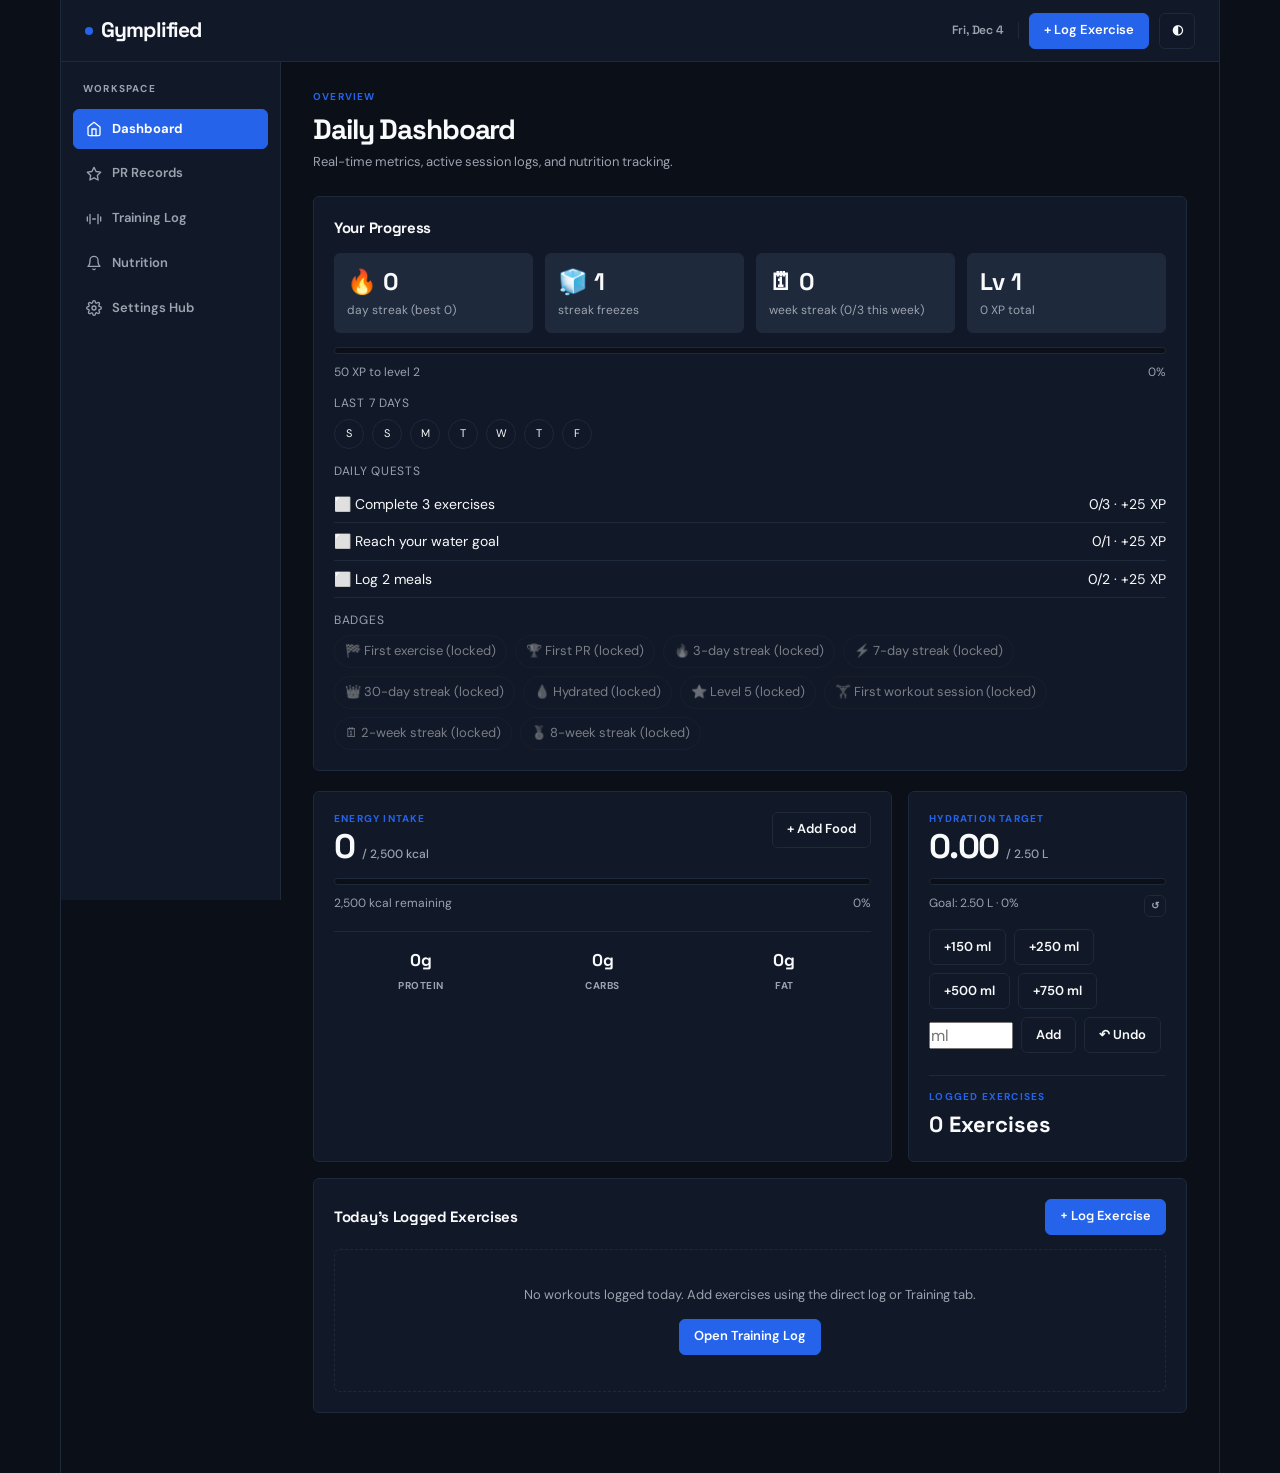
<file: Gymplified.html>
<!doctype html>
<html lang="en" data-theme="dark" data-color="blue" data-contrast="normal" data-motion="normal" data-font="default" data-scale="md">
<head>
<meta charset="utf-8">
<meta name="viewport" content="width=device-width,initial-scale=1,viewport-fit=cover">
<title>Gymplified — Training Log, PR Tracker & Muscle Diagram</title>
<style>
@import url('https://fonts.googleapis.com/css2?family=DM+Sans:ital,opsz,wght@0,9..40,400..800;1,9..40,400..800&family=Space+Grotesk:wght@500;600;700&family=Atkinson+Hyperlegible:wght@400;700&display=swap');

:root {
  --bg: #0b0f17;
  --panel: #111827;
  --panel-hover: #1f2937;
  --ink: #f9fafb;
  --muted: #9ca3af;
  --line: #1e293b;
  --brand: #2563eb;
  --brand-light: #1e293b;
  --brand-ink: #ffffff;
  --danger: #ef4444;
  --success: #10b981;
  --gold: #f59e0b;
  --max: 1160px;
  --radius: 6px;
  --font-base: "DM Sans", -apple-system, BlinkMacSystemFont, sans-serif;
  --font-heading: "Space Grotesk", sans-serif;
  --scale: 1rem;
  --ease-out: cubic-bezier(0.16, 1, 0.3, 1);
  --ease-spring: cubic-bezier(0.34, 1.56, 0.64, 1);
}

/* Light Theme Overrides */
html[data-theme="light"] {
  --bg: #f8fafc;
  --panel: #ffffff;
  --panel-hover: #f1f5f9;
  --ink: #0f172a;
  --muted: #64748b;
  --line: #e2e8f0;
  --brand-light: #eff6ff;
  --brand-ink: #ffffff;
}

/* Color Accents */
html[data-color="blue"] { --brand: #2563eb; }
html[data-color="emerald"] { --brand: #059669; }
html[data-color="slate"] { --brand: #475569; }
html[data-color="crimson"] { --brand: #dc2626; }
html[data-color="amber"] { --brand: #d97706; }
html[data-color="violet"] { --brand: #7c3aed; }

/* High Contrast Mode */
html[data-contrast="high"] {
  --line: #334155;
  --muted: #cbd5e1;
}
html[data-theme="light"][data-contrast="high"] {
  --line: #000000;
  --muted: #334155;
}

/* Accessible Font */
html[data-font="accessible"] {
  --font-base: "Atkinson Hyperlegible", Verdana, sans-serif;
  --font-heading: "Atkinson Hyperlegible", Verdana, sans-serif;
}

/* Font Scales */
html[data-scale="sm"] { --scale: 0.875rem; }
html[data-scale="md"] { --scale: 1rem; }
html[data-scale="lg"] { --scale: 1.125rem; }
html[data-scale="xl"] { --scale: 1.25rem; }

/* Reduced Motion */
html[data-motion="reduced"] *, html[data-motion="reduced"] *::before, html[data-motion="reduced"] *::after {
  animation: none !important;
  transition: none !important;
}

* { box-sizing: border-box; margin: 0; padding: 0; }
html { background: var(--bg); font-size: var(--scale); transition: background-color 0.25s var(--ease-out); }
body { color: var(--ink); font-family: var(--font-base); line-height: 1.45; background: var(--bg); min-height: 100vh; -webkit-font-smoothing: antialiased; }
button, input, select, textarea { font: inherit; color: inherit; }

.app { max-width: var(--max); margin: 0 auto; min-height: 100vh; border-left: 1px solid var(--line); border-right: 1px solid var(--line); background: var(--bg); transition: border-color 0.25s var(--ease-out); }

/* Topbar Header */
.topbar { height: 62px; border-bottom: 1px solid var(--line); display: flex; align-items: center; justify-content: space-between; padding: 0 24px; background: var(--panel); position: sticky; top: 0; z-index: 40; transition: background-color 0.25s var(--ease-out), border-color 0.25s var(--ease-out); }
.brand { font-family: var(--font-heading); font-weight: 700; font-size: 21px; letter-spacing: -0.04em; color: var(--ink); display: flex; align-items: center; gap: 8px; }
.brand-dot { width: 8px; height: 8px; background: var(--brand); border-radius: 50%; display: inline-block; transition: background-color 0.25s var(--ease-out); }

.top-actions { display: flex; align-items: center; gap: 10px; }
.date-tag { font-size: 12px; font-weight: 600; color: var(--muted); padding-right: 14px; border-right: 1px solid var(--line); font-family: var(--font-heading); letter-spacing: -0.01em; }

/* Buttons & Micro-interactions */
.btn { height: 36px; padding: 0 14px; border: 1px solid var(--line); background: var(--panel); border-radius: var(--radius); cursor: pointer; font-size: 13px; font-weight: 600; display: inline-flex; align-items: center; justify-content: center; gap: 6px; transition: all 0.15s var(--ease-out); }
.btn:hover { border-color: var(--brand); color: var(--brand); background: var(--panel-hover); transform: translateY(-1px); }
.btn:active { transform: translateY(0) scale(0.98); }

.btn-primary { background: var(--brand); color: var(--brand-ink); border: 1px solid var(--brand); }
.btn-primary:hover { opacity: 0.92; background: var(--brand); color: var(--brand-ink); transform: translateY(-1px); }

.btn-gold { background: rgba(245, 158, 11, 0.12); color: var(--gold); border: 1px solid rgba(245, 158, 11, 0.3); }
.btn-gold:hover { background: rgba(245, 158, 11, 0.22); color: var(--gold); border-color: var(--gold); }

.btn-icon-only { width: 36px; padding: 0; }

/* Layout Grid */
.layout { display: grid; grid-template-columns: 220px 1fr; min-height: calc(100vh - 62px); }

/* Sidebar Navigation */
aside { border-right: 1px solid var(--line); padding: 20px 12px; background: var(--panel); position: sticky; top: 62px; height: calc(100vh - 62px); transition: background-color 0.25s var(--ease-out), border-color 0.25s var(--ease-out); }
.nav-label { font-size: 10px; font-weight: 700; text-transform: uppercase; letter-spacing: 0.12em; color: var(--muted); margin-bottom: 12px; padding: 0 10px; }

nav button { display: flex; align-items: center; gap: 10px; width: 100%; text-align: left; border: 1px solid transparent; background: transparent; padding: 10px 12px; border-radius: var(--radius); color: var(--muted); font-size: 13px; font-weight: 600; cursor: pointer; margin-bottom: 4px; transition: all 0.18s var(--ease-out); position: relative; }
nav button svg { width: 16px; height: 16px; stroke: currentColor; fill: none; stroke-width: 2; stroke-linecap: round; stroke-linejoin: round; transition: stroke 0.18s var(--ease-out); }
nav button:hover { background: var(--panel-hover); color: var(--ink); }
nav button.active { background: var(--brand); color: var(--brand-ink); border-color: var(--brand); font-weight: 700; }
nav button.active svg { stroke: var(--brand-ink); }

/* Main Screen Transitions */
main { padding: 28px 32px 60px; min-width: 0; }
.screen { display: none; opacity: 0; transform: translateY(8px); transition: opacity 0.25s var(--ease-out), transform 0.25s var(--ease-out); }
.screen.active { display: block; opacity: 1; transform: translateY(0); animation: screenIn 0.3s var(--ease-out) forwards; }

@keyframes screenIn {
  from { opacity: 0; transform: translateY(10px); }
  to { opacity: 1; transform: translateY(0); }
}

/* Headings */
.eyebrow { text-transform: uppercase; font-size: 10px; font-weight: 700; letter-spacing: 0.12em; color: var(--brand); margin-bottom: 4px; }
h1 { font-family: var(--font-heading); font-size: 28px; font-weight: 700; letter-spacing: -0.04em; margin-bottom: 4px; }
.subtitle { font-size: 13px; color: var(--muted); margin-bottom: 24px; }

/* Dashboard & Panels */
.grid-2 { display: grid; grid-template-columns: 1.35fr 0.65fr; gap: 16px; margin-bottom: 16px; }
.panel { background: var(--panel); border: 1px solid var(--line); border-radius: var(--radius); padding: 20px; transition: border-color 0.2s var(--ease-out), background-color 0.25s var(--ease-out); position: relative; }
.panel:hover { border-color: rgba(255, 255, 255, 0.15); }
html[data-theme="light"] .panel:hover { border-color: rgba(0, 0, 0, 0.2); }

/* MOTIVATION & QUOTE BANNER */
.motivation-card {
  background: linear-gradient(135deg, rgba(37, 99, 235, 0.08) 0%, rgba(17, 24, 39, 0.95) 100%);
  border: 1px solid var(--brand);
  border-left: 4px solid var(--brand);
  border-radius: var(--radius);
  padding: 22px 24px;
  margin-bottom: 22px;
  position: relative;
  overflow: hidden;
  box-shadow: 0 4px 20px rgba(0, 0, 0, 0.25);
  transition: all 0.25s var(--ease-out);
}
.quote-icon { position: absolute; right: 20px; top: 12px; opacity: 0.06; font-size: 96px; line-height: 1; font-family: Georgia, serif; pointer-events: none; color: var(--ink); }
.quote-body { position: relative; z-index: 2; transition: opacity 0.22s var(--ease-out), transform 0.22s var(--ease-out); }
.quote-body.changing { opacity: 0; transform: translateY(-4px); }
.quote-text { font-family: var(--font-heading); font-size: 17px; font-weight: 600; line-height: 1.45; letter-spacing: -0.01em; color: var(--ink); margin-bottom: 8px; }
.quote-author { font-size: 12px; font-weight: 700; color: var(--brand); text-transform: uppercase; letter-spacing: 0.08em; display: flex; align-items: center; gap: 8px; }
.quote-author::before { content: ""; display: inline-block; width: 14px; height: 2px; background: var(--brand); }
.motivation-header { display: flex; justify-content: space-between; align-items: center; margin-bottom: 12px; }

/* Metrics & Animated Bars */
.metric-head { display: flex; justify-content: space-between; align-items: flex-start; margin-bottom: 14px; }
.metric-num { font-family: var(--font-heading); font-size: 34px; font-weight: 700; letter-spacing: -0.05em; line-height: 1; }
.metric-unit { font-size: 12px; color: var(--muted); font-weight: 500; font-family: var(--font-base); letter-spacing: 0; }

.progress-bar { height: 7px; background: var(--bg); border: 1px solid var(--line); border-radius: 4px; overflow: hidden; margin: 10px 0; }
.progress-bar i { display: block; height: 100%; background: var(--brand); width: 0%; transition: width 0.6s var(--ease-out); }

.meta-row { display: flex; justify-content: space-between; font-size: 12px; color: var(--muted); margin-top: 8px; }

.macro-pills { display: grid; grid-template-columns: repeat(3, 1fr); gap: 8px; margin-top: 18px; border-top: 1px solid var(--line); padding-top: 16px; }
.macro-pill { text-align: center; }
.macro-pill strong { display: block; font-size: 17px; font-family: var(--font-heading); font-weight: 700; }
.macro-pill span { font-size: 10px; color: var(--muted); font-weight: 700; text-transform: uppercase; letter-spacing: 0.05em; }

/* Table & Interactive List Rows */
.section-title { font-family: var(--font-heading); font-size: 15px; font-weight: 700; margin-bottom: 14px; display: flex; justify-content: space-between; align-items: center; letter-spacing: -0.02em; }

.item-row { display: grid; grid-template-columns: 36px 1fr auto; gap: 12px; align-items: center; padding: 12px 10px; border-bottom: 1px solid var(--line); border-radius: 4px; transition: background 0.15s var(--ease-out); }
.item-row:last-child { border-bottom: 0; }
.item-row:hover { background: var(--panel-hover); }
.row-idx { font-family: var(--font-heading); font-size: 12px; font-weight: 700; color: var(--muted); }

/* Form Controls */
.form-grid { display: grid; grid-template-columns: repeat(auto-fit, minmax(160px, 1fr)); gap: 12px; margin-bottom: 14px; }
.field { margin-bottom: 12px; }
.field label { display: block; font-size: 10px; font-weight: 700; text-transform: uppercase; letter-spacing: 0.08em; color: var(--muted); margin-bottom: 6px; }
.field input, .field select { width: 100%; height: 38px; border: 1px solid var(--line); background: var(--bg); border-radius: var(--radius); padding: 0 12px; color: var(--ink); outline: none; transition: border-color 0.18s var(--ease-out), box-shadow 0.18s var(--ease-out); font-size: 13px; }
.field input:focus, .field select:focus { border-color: var(--brand); box-shadow: 0 0 0 1px var(--brand); }

/* Animated Checkbox */
.check-btn { width: 30px; height: 30px; border: 1px solid var(--line); background: var(--panel); border-radius: 5px; cursor: pointer; display: flex; align-items: center; justify-content: center; font-weight: 700; color: var(--brand-ink); transition: all 0.2s var(--ease-spring); }
.check-btn:hover { border-color: var(--brand); transform: scale(1.05); }
.check-btn.done { background: var(--brand); border-color: var(--brand); animation: checkBounce 0.3s var(--ease-spring); }

@keyframes checkBounce {
  0% { transform: scale(0.8); }
  50% { transform: scale(1.18); }
  100% { transform: scale(1); }
}

/* PR Cards Grid */
.pr-grid { display: grid; grid-template-columns: repeat(auto-fill, minmax(280px, 1fr)); gap: 14px; margin-top: 14px; }
.pr-card { border: 1px solid var(--line); border-radius: var(--radius); padding: 16px; background: var(--panel); transition: all 0.2s var(--ease-out); position: relative; overflow: hidden; }
.pr-card:hover { border-color: var(--gold); transform: translateY(-2px); }
.pr-card-badge { position: absolute; top: 12px; right: 12px; background: rgba(245, 158, 11, 0.15); color: var(--gold); border: 1px solid rgba(245, 158, 11, 0.3); font-size: 10px; font-weight: 700; padding: 2px 8px; border-radius: 4px; font-family: var(--font-heading); }
.pr-title { font-family: var(--font-heading); font-size: 16px; font-weight: 700; margin-bottom: 8px; letter-spacing: -0.02em; padding-right: 50px; }
.pr-metric { font-family: var(--font-heading); font-size: 26px; font-weight: 700; color: var(--ink); margin-bottom: 4px; }
.pr-subtext { font-size: 11px; color: var(--muted); font-weight: 600; text-transform: uppercase; letter-spacing: 0.05em; }

/* Machine Library & Muscle Diagram Visualizer */
.machine-grid { display: grid; grid-template-columns: 1fr; gap: 10px; max-height: 520px; overflow-y: auto; padding-right: 4px; }
.machine-card { border: 1px solid var(--line); border-radius: var(--radius); padding: 14px; background: var(--panel); cursor: pointer; transition: all 0.2s var(--ease-out); position: relative; }
.machine-card:hover { border-color: var(--brand); transform: translateX(3px); background: var(--panel-hover); }
.machine-card.active { border-color: var(--brand); background: var(--brand-light); }
.machine-card.active::before { content: ""; position: absolute; left: 0; top: 0; bottom: 0; width: 3px; background: var(--brand); border-radius: 3px 0 0 3px; }
.machine-card h3 { font-size: 14px; margin-bottom: 4px; font-weight: 700; }
.machine-card p { font-size: 12px; color: var(--muted); margin-bottom: 10px; line-height: 1.4; }

.tag-list { display: flex; flex-wrap: wrap; gap: 6px; }
.tag { font-size: 10px; font-weight: 700; padding: 3px 8px; border-radius: 4px; background: var(--bg); border: 1px solid var(--line); color: var(--muted); text-transform: uppercase; letter-spacing: 0.04em; }
.tag.primary { background: var(--brand); color: var(--brand-ink); border-color: var(--brand); }

/* Human Muscle Heatmap SVG Visualizer */
.body-visualizer { display: flex; justify-content: center; align-items: center; padding: 24px; background: var(--panel); border: 1px solid var(--line); border-radius: var(--radius); min-height: 380px; position: relative; }
.muscle-svg { height: 320px; width: auto; fill: var(--line); stroke: var(--bg); stroke-width: 1.5; filter: drop-shadow(0 2px 8px rgba(0,0,0,0.2)); }

.muscle-path { transition: fill 0.35s var(--ease-out), stroke 0.35s var(--ease-out), opacity 0.35s var(--ease-out); cursor: pointer; opacity: 0.6; }
.muscle-path:hover { opacity: 0.9; stroke: var(--brand); }
.muscle-path.active { fill: var(--brand) !important; opacity: 1 !important; stroke: var(--ink); stroke-width: 2; animation: musclePulse 2s infinite ease-in-out; }
.muscle-path.secondary { fill: #60a5fa !important; opacity: 0.85 !important; }

@keyframes musclePulse {
  0% { filter: drop-shadow(0 0 0px var(--brand)); }
  50% { filter: drop-shadow(0 0 8px var(--brand)); }
  100% { filter: drop-shadow(0 0 0px var(--brand)); }
}

/* Settings Hub Controls */
.settings-group { border: 1px solid var(--line); border-radius: var(--radius); padding: 18px 20px; background: var(--panel); margin-bottom: 16px; transition: border-color 0.2s var(--ease-out); }
.settings-group h3 { font-size: 14px; font-weight: 700; margin-bottom: 2px; }
.settings-group p { font-size: 12px; color: var(--muted); margin-bottom: 16px; }

.toggle-row { display: flex; justify-content: space-between; align-items: center; padding: 10px 0; border-bottom: 1px solid var(--line); }
.toggle-row:last-child { border-bottom: 0; }
.toggle-row label { font-size: 13px; font-weight: 600; }

.color-picker { display: flex; gap: 12px; margin-top: 8px; }
.color-dot { width: 34px; height: 34px; border-radius: 50%; border: 2px solid transparent; cursor: pointer; transition: transform 0.2s var(--ease-spring), border-color 0.2s var(--ease-out); }
.color-dot:hover { transform: scale(1.12); }
.color-dot.active { border-color: var(--ink); transform: scale(1.15); box-shadow: 0 0 0 2px var(--bg); }

/* Data Tables */
.data-table { width: 100%; border-collapse: collapse; font-size: 13px; text-align: left; }
.data-table th { background: var(--bg); padding: 10px 14px; border: 1px solid var(--line); font-size: 10px; font-weight: 700; text-transform: uppercase; color: var(--muted); letter-spacing: 0.06em; }
.data-table td { padding: 12px 14px; border: 1px solid var(--line); vertical-align: middle; }
.data-table tr { transition: background 0.15s var(--ease-out); }
.data-table tbody tr:hover { background: var(--panel-hover); }

/* Empty state banner */
.empty-box { text-align: center; padding: 36px 20px; border: 1px dashed var(--line); border-radius: var(--radius); background: var(--panel); }
.empty-box p { color: var(--muted); font-size: 13px; margin-bottom: 14px; }

/* Toast Notifications */
.toast-container { position: fixed; bottom: 24px; right: 24px; z-index: 100; display: flex; flex-direction: column; gap: 8px; pointer-events: none; }
.toast { background: var(--ink); color: var(--bg); font-size: 12px; font-weight: 700; padding: 10px 16px; border-radius: var(--radius); border: 1px solid var(--line); opacity: 0; transform: translateY(12px) scale(0.95); transition: all 0.25s var(--ease-spring); pointer-events: auto; font-family: var(--font-heading); }
.toast.show { opacity: 1; transform: translateY(0) scale(1); }

/* Responsive adjustments */
@media (max-width: 860px) {
  .layout { grid-template-columns: 1fr; }
  aside { position: fixed; bottom: 0; top: auto; height: 60px; width: 100%; border-right: 0; border-top: 1px solid var(--line); padding: 6px; z-index: 50; }
  aside .nav-label { display: none; }
  nav { display: grid; grid-template-columns: repeat(6, 1fr); gap: 2px; }
  nav button { text-align: center; font-size: 9px; padding: 6px 2px; flex-direction: column; gap: 4px; justify-content: center; margin: 0; }
  nav button svg { width: 16px; height: 16px; }
  main { padding: 18px 16px 80px; }
  .grid-2, .machine-grid { grid-template-columns: 1fr; }
}

.skip{position:absolute;left:-999px;top:8px;background:var(--brand);color:#fff;padding:8px 12px;border-radius:6px;z-index:999}.skip:focus{left:8px}
:focus-visible{outline:3px solid var(--gold);outline-offset:2px}
.stat-row{display:flex;gap:12px;flex-wrap:wrap;margin-bottom:14px}.stat{flex:1;min-width:110px;background:var(--brand-light);border:1px solid var(--line);border-radius:var(--radius);padding:12px}.stat b{font:700 24px var(--font-heading);display:block}.stat span{font-size:12px;color:var(--muted)}
.quest{display:flex;justify-content:space-between;padding:8px 0;border-bottom:1px solid var(--line);font-size:14px}.quest.ok{color:var(--success)}
.badges,.week,.water-btns,.row-wrap{display:flex;gap:8px;flex-wrap:wrap;align-items:center}.badge{padding:6px 10px;border:1px solid var(--line);border-radius:99px;font-size:13px}.badge.off{opacity:.45;filter:grayscale(1)}
.wd{width:30px;height:30px;border-radius:50%;border:1px solid var(--line);display:grid;place-items:center;font-size:11px}.wd.on{background:var(--brand);color:#fff;border-color:var(--brand)}
.water-btns input{width:84px}.sub-h{font-size:12px;color:var(--muted);text-transform:uppercase;letter-spacing:.06em;margin:14px 0 6px}
.cf{position:fixed;top:-30px;font-size:22px;z-index:999;pointer-events:none;animation:fall 2s linear forwards}@keyframes fall{to{transform:translateY(110vh) rotate(360deg)}}
html[data-spacing=wide] body{letter-spacing:.04em;line-height:1.8;word-spacing:.12em}
@media(prefers-reduced-motion:reduce){*{animation:none!important;transition:none!important}}
.pick-grid{display:grid;grid-template-columns:1.2fr .8fr;gap:16px;margin-bottom:20px}@media(max-width:800px){.pick-grid{grid-template-columns:1fr}}
.ex-results{max-height:340px;overflow:auto;border:1px solid var(--line);border-radius:var(--radius)}
.ex-row{display:flex;justify-content:space-between;align-items:center;gap:8px;padding:8px 10px;border-bottom:1px solid var(--line);cursor:pointer}.ex-row:hover,.ex-row:focus-within{background:var(--brand-light)}
.setrow{display:grid;grid-template-columns:34px 1fr 1fr 40px 36px;gap:6px;align-items:center;margin:4px 0}.setrow input{width:100%}.sub{font-size:12px;color:var(--muted)}.sr{position:absolute;left:-999px}
</style>
</head>
<body>
<a class="skip" href="#main">Skip to content</a>

<div class="app">
  <!-- Topbar Header -->
  <header class="topbar">
    <div class="brand">
      <span class="brand-dot"></span> Gymplified
    </div>
    <div class="top-actions">
      <span class="date-tag" id="currentDate">Today</span>
      <button class="btn btn-primary" onclick="openLogModal()">+ Log Exercise</button>
      <button class="btn btn-icon-only" title="Quick Theme Switcher" onclick="toggleQuickTheme()">◐</button>
    </div>
  </header>

  <div class="layout">
    <!-- Sidebar Navigation -->
    <aside>
      <div class="nav-label">Workspace</div>
      <nav>
        <button class="active" onclick="showScreen('dashboard', this)">
          <svg viewBox="0 0 24 24"><path d="M3 9l9-7 9 7v11a2 2 0 0 1-2 2H5a2 2 0 0 1-2-2z"/><polyline points="9 22 9 12 15 12 15 22"/></svg>
          Dashboard
        </button>
        <button onclick="showScreen('prs', this)">
          <svg viewBox="0 0 24 24"><polygon points="12 2 15.09 8.26 22 9.27 17 14.14 18.18 21.02 12 17.77 5.82 21.02 7 14.14 2 9.27 8.91 8.26 12 2"/></svg>
          PR Records
        </button>
        <button onclick="showScreen('training', this)">
          <svg viewBox="0 0 24 24"><path d="M6 5v14M18 5v14M2 9v6M22 9v6M10 12h4"/></svg>
          Training Log
        </button>
        <button onclick="showScreen('nutrition', this)">
          <svg viewBox="0 0 24 24"><path d="M18 8A6 6 0 0 0 6 8c0 7-3 9-3 9h18s-3-2-3-9"/><path d="M13.73 21a2 2 0 0 1-3.46 0"/></svg>
          Nutrition
        </button>
        <button onclick="showScreen('settings', this)">
          <svg viewBox="0 0 24 24"><circle cx="12" cy="12" r="3"/><path d="M19.4 15a1.65 1.65 0 0 0 .33 1.82l.06.06a2 2 0 0 1 0 2.83 2 2 0 0 1-2.83 0l-.06-.06a1.65 1.65 0 0 0-1.82-.33 1.65 1.65 0 0 0-1 1.51V21a2 2 0 0 1-2 2 2 2 0 0 1-2-2v-.09A1.65 1.65 0 0 0 9 19.4a1.65 1.65 0 0 0-1.82.33l-.06.06a2 2 0 0 1-2.83 0 2 2 0 0 1 0-2.83l.06-.06a1.65 1.65 0 0 0 .33-1.82 1.65 1.65 0 0 0-1.51-1H3a2 2 0 0 1-2-2 2 2 0 0 1 2-2h.09A1.65 1.65 0 0 0 4.6 9a1.65 1.65 0 0 0-.33-1.82l-.06-.06a2 2 0 0 1 0-2.83 2 2 0 0 1 2.83 0l.06.06a1.65 1.65 0 0 0 1.82.33H9a1.65 1.65 0 0 0 1-1.51V3a2 2 0 0 1 2-2 2 2 0 0 1 2 2v.09a1.65 1.65 0 0 0 1 1.51 1.65 1.65 0 0 0 1.82-.33l.06-.06a2 2 0 0 1 2.83 0 2 2 0 0 1 0 2.83l-.06.06a1.65 1.65 0 0 0-.33 1.82V9a1.65 1.65 0 0 0 1.51 1H21a2 2 0 0 1 2 2 2 2 0 0 1-2 2h-.09a1.65 1.65 0 0 0-1.51 1z"/></svg>
          Settings Hub
        </button>
      </nav>
    </aside>

    <!-- Main Screens -->
    <main id="main" tabindex="-1">
      <!-- 1. DASHBOARD SCREEN -->
      <section id="dashboard" class="screen active">
        <div class="eyebrow">Overview</div>
        <h1>Daily Dashboard</h1>
        <p class="subtitle">Real-time metrics, active session logs, and nutrition tracking.</p>

        <div class="panel" id="gamePanel" style="margin-bottom:20px" aria-label="Progress and streaks"></div>
        <div class="grid-2">
          <!-- Calorie Panel -->
          <div class="panel">
            <div class="metric-head">
              <div>
                <div class="eyebrow">Energy Intake</div>
                <div class="metric-num"><span id="dashCal">0</span> <span class="metric-unit">/ <span id="dashCalTarget">2500</span> kcal</span></div>
              </div>
              <button class="btn" onclick="openCalorieModal()">+ Add Food</button>
            </div>
            <div class="progress-bar"><i id="dashCalBar" style="width: 0%"></i></div>
            <div class="meta-row">
              <span id="dashCalRemain">2,500 kcal remaining</span>
              <span id="dashCalPct">0%</span>
            </div>
            <div class="macro-pills">
              <div class="macro-pill"><strong id="dashProtein">0g</strong><span>Protein</span></div>
              <div class="macro-pill"><strong id="dashCarbs">0g</strong><span>Carbs</span></div>
              <div class="macro-pill"><strong id="dashFat">0g</strong><span>Fat</span></div>
            </div>
          </div>

          <!-- Hydration & Active Workout Counter -->
          <div class="panel">
            <div class="metric-head">
              <div>
                <div class="eyebrow">Hydration Target</div>
                <div class="metric-num"><span id="dashWater">0.00</span> <span class="metric-unit">/ <span id="dashWaterGoal">2.50</span> L</span></div>
              </div>
              
            </div>
            <div class="progress-bar"><i id="dashWaterBar" style="width: 0%"></i></div>
            <div class="meta-row">
              <span id="waterMeta">Goal</span>
              <button class="btn btn-icon-only" style="height:22px; width:22px; font-size:10px" onclick="resetWater()" title="Reset Water">↺</button>
            </div>
            <div id="waterBtns" class="water-btns" style="margin-top:12px"></div>
<div style="margin-top: 22px; padding-top: 14px; border-top: 1px solid var(--line);">
              <div class="eyebrow">Logged Exercises</div>
              <div style="font-size: 22px; font-weight: 700; font-family: var(--font-heading);" id="dashWorkoutCount">0 Exercises</div>
            </div>
          </div>
        </div>

        <!-- Exercises List Panel -->
        <div class="panel">
          <div class="section-title">
            <span>Today's Logged Exercises</span>
            <button class="btn btn-primary" onclick="openLogModal()">+ Log Exercise</button>
          </div>
          <div id="dashWorkoutsContainer">
            <!-- Dynamic rows -->
          </div>
        </div>
      </section>

      <!-- 2. PERSONAL RECORDS & MOTIVATION SCREEN -->
      <section id="prs" class="screen">
        <div class="eyebrow">Milestones & Mindset</div>
        <h1>Personal Records & Motivation</h1>
        <p class="subtitle">Track peak performance lifts, estimated 1-Rep Max calculations, and tactical wisdom.</p>

        <!-- TOP MOTIVATION CARD WITH QUOTE POOL -->
        <div class="motivation-card">
          <div class="quote-icon">“</div>
          <div class="motivation-header">
            <div class="eyebrow" style="color: var(--brand);">Daily Mindset Strategy</div>
            <button class="btn btn-gold" onclick="nextQuote()" title="Get New Random Quote">
              <span>New Quote</span> ↺
            </button>
          </div>
          <div class="quote-body" id="quoteBox">
            <div class="quote-text" id="quoteText">"He who conquers himself is the mightiest warrior."</div>
            <div class="quote-author" id="quoteAuthor">Sun Tzu</div>
          </div>
        </div>

        <!-- Log PR Direct Form -->
        <div class="panel" style="margin-bottom: 20px;">
          <div class="section-title">Record New Personal Best</div>
          <div class="form-grid">
            <div class="field">
              <label>Lift / Exercise</label>
              <input type="text" id="inputPRName" placeholder="e.g. Barbell Squat, Bench Press">
            </div>
            <div class="field">
              <label>Weight (kg)</label>
              <input type="number" id="inputPRWeight" value="100" min="0" step="2.5">
            </div>
            <div class="field">
              <label>Reps Performed</label>
              <input type="number" id="inputPRReps" value="5" min="1" max="50">
            </div>
            <div class="field">
              <label>Date Achieved</label>
              <input type="date" id="inputPRDate">
            </div>
          </div>
          <button class="btn btn-primary" onclick="savePRRecord()">+ Save Personal Record</button>
        </div>

        <!-- PR Display Cards Grid -->
        <div class="panel">
          <div class="section-title">
            <span>Peak Lifter Hall of Fame</span>
            <button class="btn" onclick="clearAllPRs()" style="color:var(--danger)">Reset All PRs</button>
          </div>
          <div id="prListContainer">
            <!-- Dynamic PR cards -->
          </div>
        </div>
      </section>

      <!-- 3. TRAINING LOG SCREEN -->
      <section id="training" class="screen">
        <div class="eyebrow">Execution</div>
        <h1>Workout Session</h1>
        <p class="subtitle">Start a session, pick exercises from the library, log every set, then finish to see your stats.</p>
<div class="panel" id="sessBar" style="margin-bottom:20px"></div>
<div class="panel" style="margin-bottom:20px"><div class="section-title">Rest Timer & Routine</div><div class="row-wrap">
<button class="btn" onclick="rest(60)">60s</button><button class="btn" onclick="rest(90)">90s</button><button class="btn" onclick="rest(120)">2 min</button>
<strong id="timerOut" aria-live="off" style="font:700 22px var(--font-heading);min-width:70px">–</strong>
<button class="btn" onclick="reuseRoutine()">↻ Reuse last routine</button></div></div>

        <div class="pick-grid">
 <div class="panel"><div class="section-title">Add Exercise</div>
  <label class="sr" for="exSearch">Search exercises</label>
  <input type="search" id="exSearch" placeholder="Search exercises, machines, muscles…" oninput="renderPicker()" autocomplete="off" style="width:100%">
  <div class="row-wrap" style="margin:8px 0"><select id="exMuscle" onchange="renderPicker()" aria-label="Filter by muscle"></select><select id="exEquip" onchange="renderPicker()" aria-label="Filter by equipment"></select></div>
  <div id="exResults" class="ex-results" role="list"></div>
  <details id="customBox" style="margin-top:10px"><summary>Can't find it? Add a custom exercise</summary>
   <div class="row-wrap" style="margin-top:8px"><input type="text" id="cName" maxlength="60" placeholder="Exercise name" aria-label="Custom exercise name"><select id="cMuscle" aria-label="Primary muscle"></select><select id="cEquip" aria-label="Equipment"></select><button class="btn btn-primary" onclick="addCustom()">Create & add</button></div></details>
 </div>
 <div><div class="body-visualizer"><svg class="muscle-svg" viewBox="0 0 200 300" xmlns="http://www.w3.org/2000/svg">
                <!-- Head & Torso Silhouette -->
                <circle cx="100" cy="25" r="13" fill="none" stroke="var(--line)" stroke-width="2"/>
                <path d="M 85,42 Q 100,48 115,42 L 135,65 L 145,120 L 135,130 L 130,200 L 122,280 L 102,280 L 100,160 L 98,280 L 78,280 L 70,200 L 65,130 L 55,120 L 65,65 Z" fill="none" stroke="var(--line)" stroke-width="1.5"/>
                
                <!-- Target Muscle SVG Paths -->
                <!-- Chest -->
                <path id="svg-chest" class="muscle-path" d="M 82,65 Q 100,70 118,65 L 120,88 Q 100,98 80,88 Z" title="Chest / Pectorals"/>
                <!-- Lats / Back -->
                <path id="svg-lats" class="muscle-path" d="M 72,90 Q 65,115 78,135 Q 100,120 122,135 Q 135,115 128,90 Q 100,102 72,90 Z" title="Lats / Back"/>
                <!-- Shoulders (Deltoids) -->
                <path id="svg-shoulders" class="muscle-path" d="M 68,62 L 82,65 L 76,90 L 58,100 Z M 132,62 L 118,65 L 124,90 L 142,100 Z" title="Shoulders / Deltoids"/>
                <!-- Biceps -->
                <path id="svg-biceps" class="muscle-path" d="M 57,102 L 74,96 L 68,125 L 54,120 Z" title="Biceps"/>
                <!-- Triceps -->
                <path id="svg-triceps" class="muscle-path" d="M 143,102 L 126,96 L 132,125 L 146,120 Z" title="Triceps"/>
                <!-- Abs / Core -->
                <path id="svg-abs" class="muscle-path" d="M 82,94 Q 100,98 118,94 L 116,145 Q 100,150 84,145 Z" title="Abs / Core"/>
                <!-- Quads -->
                <path id="svg-quadriceps" class="muscle-path" d="M 74,155 L 97,155 L 94,220 L 76,215 Z M 103,155 L 126,155 L 124,215 L 106,220 Z" title="Quadriceps"/>
                <!-- Hamstrings -->
                <path id="svg-hamstrings" class="muscle-path" d="M 76,218 L 94,222 L 91,255 L 78,250 Z M 124,218 L 106,222 L 109,255 L 122,250 Z" title="Hamstrings"/>
                <!-- Calves -->
                <path id="svg-calves" class="muscle-path" d="M 78,254 L 91,257 L 88,285 L 80,285 Z M 122,254 L 109,257 L 112,285 L 120,285 Z" title="Calves"/>
              <path id="svg-traps" class="muscle-path" d="M 88,44 Q 100,50 112,44 L 124,58 L 118,65 Q 100,60 82,65 L 76,58 Z"/>
<path id="svg-forearms" class="muscle-path" d="M 54,122 L 68,127 L 62,160 L 50,155 Z M 146,122 L 132,127 L 138,160 L 150,155 Z"/>
<path id="svg-glutes" class="muscle-path" d="M 78,140 Q 100,130 122,140 L 124,155 L 76,155 Z"/></svg></div><div class="panel" id="exPreview" style="margin-top:12px" aria-live="polite"></div></div>
</div>
<div id="liveStats"></div>
<div class="section-title"><span>Today's Workout</span><button class="btn" onclick="clearAllWorkouts()" style="color:var(--danger)">Clear all</button></div>
<div id="trainingLogList" style="margin-bottom:20px"></div>
<div id="sessionSummary"></div>
<div class="panel"><div class="section-title">Recent Sessions</div><div id="sessionHistory"></div></div>
      </section>

      <!-- 5. NUTRITION SCREEN -->
      <section id="nutrition" class="screen">
        <div class="eyebrow">Fueling</div>
        <h1>Nutrition & Macro Tracker</h1>
        <p class="subtitle">Record meal macros and monitor daily caloric balance.</p>

        <div class="panel" style="margin-bottom: 20px;">
          <div class="section-title">Add Custom Food Item</div>
          <div class="form-grid">
            <div class="field">
              <label>Food Item Name</label>
              <input type="text" id="inputFoodName" placeholder="e.g. Grilled Salmon & Quinoa">
            </div>
            <div class="field">
              <label>Calories (kcal)</label>
              <input type="number" id="inputFoodCal" value="500">
            </div>
            <div class="field">
              <label>Protein (g)</label>
              <input type="number" id="inputFoodProtein" value="40">
            </div>
            <div class="field">
              <label>Carbs (g)</label>
              <input type="number" id="inputFoodCarbs" value="45">
            </div>
            <div class="field">
              <label>Fat (g)</label>
              <input type="number" id="inputFoodFat" value="12">
            </div>
          </div>
          <button class="btn btn-primary" onclick="saveFoodEntry()">Log Food Intake</button>
        </div>

        <div class="panel">
          <div class="section-title">
            <span>Logged Meals Today</span>
            <button class="btn" onclick="clearFoodLogs()" style="color:var(--danger)">Reset Meal Logs</button>
          </div>
          <table class="data-table">
            <thead>
              <tr>
                <th>Meal / Item</th>
                <th>Calories</th>
                <th>Protein</th>
                <th>Carbs</th>
                <th>Fat</th>
                <th>Action</th>
              </tr>
            </thead>
            <tbody id="foodTableBody">
              <!-- Dynamic rows -->
            </tbody>
          </table>
        </div>
      </section>

      <!-- 6. SETTINGS HUB & ACCESSIBILITY OPTIONS -->
      <section id="settings" class="screen">
        <div class="eyebrow">Preferences</div>
        <h1>Settings & Accessibility Hub</h1>
        <p class="subtitle">Configure dark mode, accent palettes, accessibility contrast, motion toggles, and data persistence.</p>
<div class="panel" id="goalsPanel" style="margin-bottom:20px"></div>

        <!-- Dark Mode & Appearance -->
        <div class="settings-group">
          <h3>Interface Theme & Dark Mode</h3>
          <p>Switch between light and dark display modes or adjust your accent color.</p>
          
          <div class="toggle-row">
            <label for="themeSelect">Display Theme Mode</label>
            <select id="themeSelect" onchange="changeTheme(this.value)" style="width: 170px;">
              <option value="dark">Dark Mode (Default)</option>
              <option value="light">Light Mode</option>
            </select>
          </div>

          <div style="margin-top: 14px;">
            <label style="font-size: 11px; font-weight: 700; text-transform: uppercase; color: var(--muted); letter-spacing: 0.08em;">UI Accent Palette</label>
            <div class="color-picker">
              <div class="color-dot active" style="background: #2563eb;" title="Electric Blue" onclick="changeColor('blue', this)"></div>
              <div class="color-dot" style="background: #059669;" title="Emerald Green" onclick="changeColor('emerald', this)"></div>
              <div class="color-dot" style="background: #475569;" title="Slate Gray" onclick="changeColor('slate', this)"></div>
              <div class="color-dot" style="background: #dc2626;" title="Crimson Red" onclick="changeColor('crimson', this)"></div>
              <div class="color-dot" style="background: #d97706;" title="Amber Gold" onclick="changeColor('amber', this)"></div>
              <div class="color-dot" style="background: #7c3aed;" title="Violet Purple" onclick="changeColor('violet', this)"></div>
            </div>
          </div>
        </div>

        <!-- Accessibility Options -->
        <div class="settings-group">
          <h3>Accessibility Options</h3>
          <p>Optimize text sizes, structural border contrast, and UI motion settings.</p>

          <div class="toggle-row">
            <label for="scaleSelect">Text & UI Scale</label>
            <select id="scaleSelect" onchange="changeScale(this.value)" style="width: 170px;">
              <option value="sm">Compact (87.5%)</option>
              <option value="md" selected>Default (100%)</option>
              <option value="lg">Large (112.5%)</option>
              <option value="xl">Extra Large (125%)</option>
            </select>
          </div>

          <div class="toggle-row">
            <label for="fontSelect">Typography Style</label>
            <select id="fontSelect" onchange="changeFont(this.value)" style="width: 170px;">
              <option value="default">Standard Sans-Serif</option>
              <option value="accessible">High-Legibility Font</option>
            </select>
          </div>

          <div class="toggle-row">
            <label for="contrastToggle">Sharp Border Contrast</label>
            <select id="contrastToggle" onchange="changeContrast(this.value)" style="width: 170px;">
              <option value="normal">Normal Contrast</option>
              <option value="high">High Sharp Contrast</option>
            </select>
          </div>

          <div class="toggle-row">
            <label for="motionToggle">UI Animation / Motion</label>
            <select id="motionToggle" onchange="changeMotion(this.value)" style="width: 170px;">
              <option value="normal">Enabled (Smooth Transitions)</option>
              <option value="reduced">Reduced Motion</option>
            </select>
          </div>
        </div>

        <!-- Data Management -->
        <div class="settings-group">
          <h3>Data Management & Browser Storage</h3>
          <p>Gymplified starts clean by default. Seed sample gym logs for testing or reset all browser memory.</p>
          <div style="display: flex; gap: 10px; flex-wrap: wrap;">
            <button class="btn" onclick="seedSampleData()">Seed Sample Gym Data</button>
            <button class="btn" onclick="resetAllData()" style="color: var(--danger); border-color: var(--danger);">Clear All Browser Data</button>
          </div>
        </div>
      </section>
    </main>
  </div>
</div>

<div class="toast-container" id="toastContainer" role="status" aria-live="polite"></div>

<script>
// --- POOL OF 100 MOTIVATIONAL QUOTES ---
const MOTIVATIONAL_QUOTES = [
  { text: "He who conquers himself is the mightiest warrior.", author: "Sun Tzu" },
  { text: "The resistance that you fight physically in the gym and the resistance that you fight in life can only build a strong character.", author: "Arnold Schwarzenegger" },
  { text: "In the midst of chaos, there is also opportunity.", author: "Sun Tzu" },
  { text: "Strength does not come from winning. Your struggles develop your strengths.", author: "Arnold Schwarzenegger" },
  { text: "You have power over your mind - not outside events. Realize this, and you will find strength.", author: "Marcus Aurelius" },
  { text: "Victorious warriors win first and then go to war, while defeated warriors go to war first and then seek to win.", author: "Sun Tzu" },
  { text: "Difficulties strengthen the mind, as labor does the body.", author: "Seneca" },
  { text: "The worst thing I can be is the same as everybody else. I hate that.", author: "Arnold Schwarzenegger" },
  { text: "At dawn, when you have trouble getting out of bed, tell yourself: 'I have to go to work — as a human being.'", author: "Marcus Aurelius" },
  { text: "Don't stop when you're tired, stop when you're done.", author: "David Goggins" },
  { text: "Ponder and deliberate before you make a move.", author: "Sun Tzu" },
  { text: "Where the mind goes the body will follow.", author: "Arnold Schwarzenegger" },
  { text: "The impediment to action advances action. What stands in the way becomes the way.", author: "Marcus Aurelius" },
  { text: "Everybody wants to be a bodybuilder, but nobody wants to lift no heavy-ass weights.", author: "Ronnie Coleman" },
  { text: "Luck is what happens when preparation meets opportunity.", author: "Seneca" },
  { text: "I hated every minute of training, but I said, 'Don't quit. Suffer now and live the rest of your life as a champion.'", author: "Muhammad Ali" },
  { text: "Waste no more time arguing about what a good man should be. Be one.", author: "Marcus Aurelius" },
  { text: "Do not pray for an easy life, pray for the strength to endure a difficult one.", author: "Bruce Lee" },
  { text: "We suffer more often in imagination than in reality.", author: "Seneca" },
  { text: "When you think you're done, you're only at 40% of your body's capability.", author: "David Goggins" },
  { text: "He who is not courageous enough to take risks will accomplish nothing in life.", author: "Muhammad Ali" },
  { text: "Knowing is not enough, we must apply. Willing is not enough, we must do.", author: "Bruce Lee" },
  { text: "No man is free who is not master of himself.", author: "Epictetus" },
  { text: "Rest at the end, not in the middle.", author: "Kobe Bryant" },
  { text: "Believe you can and you're halfway there.", author: "Theodore Roosevelt" },
  { text: "Energy can be harnessed and willingness can be cultivated.", author: "Sun Tzu" },
  { text: "It is hard to fail, but it is worse never to have tried to succeed.", author: "Theodore Roosevelt" },
  { text: "Discipline equals freedom.", author: "Jocko Willink" },
  { text: "If you're going through hell, keep going.", author: "Winston Churchill" },
  { text: "I fear not the man who has practiced 10,000 kicks once, but I fear the man who has practiced one kick 10,000 times.", author: "Bruce Lee" },
  { text: "Continuous effort — not strength or intelligence — is the key to unlocking our potential.", author: "Winston Churchill" },
  { text: "Veni, vidi, vici. (I came, I saw, I conquered.)", author: "Julius Caesar" },
  { text: "There is nothing impossible to him who will try.", author: "Alexander the Great" },
  { text: "Discipline is doing what you hate to do, but doing it like you love it.", author: "Mike Tyson" },
  { text: "Blood, sweat and respect. First two you give, last one you earn.", author: "Dwayne Johnson" },
  { text: "Be humble. Be hungry. And always be the hardest worker in the room.", author: "Dwayne Johnson" },
  { text: "There is nothing outside of yourself that can ever enable you to get better, stronger, richer, quicker, or cleverer. Everything is within.", author: "Miyamoto Musashi" },
  { text: "Do nothing that is of no use.", author: "Miyamoto Musashi" },
  { text: "Concentration, focus, and total dedication. That is what separates the winners.", author: "Dorian Yates" },
  { text: "Set your goals high, and don't stop till you get there.", author: "Jay Cutler" },
  { text: "If you want to build bigger muscles, you must push them past their limit.", author: "Franco Columbu" },
  { text: "If I'm going to do something, I'm going to do it 100%.", author: "Lou Ferrigno" },
  { text: "The squatter doesn't negotiate with the weight.", author: "Tom Platz" },
  { text: "Don't count on motivation. Count on discipline.", author: "Jocko Willink" },
  { text: "Overcome the weakness of your mind.", author: "Jocko Willink" },
  { text: "Winners never quit and quitters never win.", author: "Vince Lombardi" },
  { text: "It's not whether you get knocked down, it's whether you get up.", author: "Vince Lombardi" },
  { text: "The dictionary is the only place where success comes before work.", author: "Vince Lombardi" },
  { text: "I've failed over and over and over again in my life. And that is why I succeed.", author: "Michael Jordan" },
  { text: "Some people want it to happen, some wish it would happen, others make it happen.", author: "Michael Jordan" },
  { text: "Obstacles don't have to stop you. If you run into a wall, don't turn around and give up. Figure out how to climb it.", author: "Michael Jordan" },
  { text: "I've grown most not from victories, but from setbacks.", author: "Serena Williams" },
  { text: "Your love makes me strong. Your hate makes me unstoppable.", author: "Cristiano Ronaldo" },
  { text: "Dedication, hard work all the time, and belief.", author: "Cristiano Ronaldo" },
  { text: "I don't think limits.", author: "Usain Bolt" },
  { text: "Easy is not an option. No days off. Never quit.", author: "Usain Bolt" },
  { text: "There is a difference between a fighter and a martial artist. A martial artist trains for mastery.", author: "Georges St-Pierre" },
  { text: "Hard work, discipline, and staying humble.", author: "Khabib Nurmagomedov" },
  { text: "Impossible is a word to be found only in the dictionary of fools.", author: "Napoleon Bonaparte" },
  { text: "Courage isn't having the strength to go on; it is going on when you don't have strength.", author: "Napoleon Bonaparte" },
  { text: "I will prepare and someday my chance will come.", author: "Abraham Lincoln" },
  { text: "The only way to do great work is to love what you do.", author: "Steve Jobs" },
  { text: "Stay hungry, stay foolish.", author: "Steve Jobs" },
  { text: "He who has a why to live can bear almost any how.", author: "Friedrich Nietzsche" },
  { text: "What does not kill me makes me stronger.", author: "Friedrich Nietzsche" },
  { text: "A journey of a thousand miles begins with a single step.", author: "Lao Tzu" },
  { text: "Mastering others is strength. Mastering yourself is true power.", author: "Lao Tzu" },
  { text: "We are what we repeatedly do. Excellence, then, is not an act, but a habit.", author: "Aristotle" },
  { text: "The first and greatest victory is to conquer yourself.", author: "Plato" },
  { text: "No man has the right to be an amateur in the matter of physical training. It is a shame for a man to grow old without seeing the beauty and strength of which his body is capable.", author: "Socrates" },
  { text: "If you want to improve, be content to be thought foolish and stupid.", author: "Epictetus" },
  { text: "Whether you think you can, or you think you can't — you're right.", author: "Henry Ford" },
  { text: "When something is important enough, you do it even if the odds are not in your favor.", author: "Elon Musk" },
  { text: "If you're afraid to fail, then you're probably going to fail.", author: "Kobe Bryant" },
  { text: "Whatever it takes.", author: "Rich Piana" },
  { text: "We're all gonna make it, brahs.", author: "Zyzz" },
  { text: "The secret of getting ahead is getting started.", author: "Mark Twain" },
  { text: "It always seems impossible until it's done.", author: "Nelson Mandela" },
  { text: "First say to yourself what you would be, and then do what you have to do.", author: "Epictetus" },
  { text: "As long as you live, keep learning how to live.", author: "Seneca" },
  { text: "Reject your sense of injury and the injury itself disappears.", author: "Marcus Aurelius" },
  { text: "To know your Enemy, you must become your Enemy.", author: "Sun Tzu" },
  { text: "Action is the foundational key to all success.", author: "Pablo Picasso" },
  { text: "Success isn't owned. It's leased, and rent is due every day.", author: "J.J. Watt" },
  { text: "Clear your mind of can't.", author: "Samuel Johnson" },
  { text: "Small deeds done are better than great deeds planned.", author: "Peter Marshall" },
  { text: "Great things are done by a series of small things brought together.", author: "Vincent van Gogh" },
  { text: "Light weight, baby!", author: "Ronnie Coleman" },
  { text: "If you don't find the time, if you don't do the work, you don't get the results.", author: "Arnold Schwarzenegger" },
  { text: "Be like water, my friend.", author: "Bruce Lee" },
  { text: "Great things come from hard work and perseverance. No excuses.", author: "Kobe Bryant" },
  { text: "The credit belongs to the man who is actually in the arena.", author: "Theodore Roosevelt" },
  { text: "Success is not final, failure is not fatal: it is the courage to continue that counts.", author: "Winston Churchill" },
  { text: "I am not afraid of an army of lions led by a sheep; I am afraid of an army of sheep led by a lion.", author: "Alexander the Great" },
  { text: "Everyone has a plan until they get punched in the mouth.", author: "Mike Tyson" },
  { text: "Success isn't always about greatness. It's about consistency.", author: "Dwayne Johnson" },
  { text: "You must understand that there is more than one path to the top of the mountain.", author: "Miyamoto Musashi" },
  { text: "You are in danger of living a life so comfortable and soft, that you will die without ever realizing your true potential.", author: "David Goggins" },
  { text: "The mind is the ultimate battleground.", author: "David Goggins" },
  { text: "It's not bragging if you can back it up.", author: "Muhammad Ali" }
];

// --- APP STATE & STORAGE ---
const STORAGE_KEY = 'gymplified_app_v2';

const cleanState = {
  cal: 0,
  calTarget: 2500,
  protein: 0,
  carbs: 0,
  fat: 0,
  water: 0,
  workouts: [],
  foods: [],
  prs: [],
  settings: {
    theme: 'dark',
    color: 'blue',
    scale: 'md',
    font: 'default',
    contrast: 'normal',
    motion: 'normal'
  }
};

let state = bootState();

// Popular Gym Machines Dataset
const GYM_MACHINES = [
  {
    id: 'leg-press',
    name: 'Leg Press Machine',
    desc: 'Plate-loaded compound machine targeting the quadriceps, glutes, and hamstring complex.',
    primary: ['quadriceps'],
    secondary: ['hamstrings']
  },
  {
    id: 'lat-pulldown',
    name: 'Lat Pulldown Machine',
    desc: 'Cable machine targeting latissimus dorsi width and upper back thickness.',
    primary: ['lats'],
    secondary: ['biceps']
  },
  {
    id: 'pec-deck',
    name: 'Pec Deck Fly Machine',
    desc: 'Chest isolation equipment providing constant tension across pectoralis major.',
    primary: ['chest'],
    secondary: ['shoulders']
  },
  {
    id: 'seated-row',
    name: 'Seated Cable Row',
    desc: 'Horizontal pulling equipment targeting mid-back thickness, rhomboids, and lats.',
    primary: ['lats'],
    secondary: ['biceps']
  },
  {
    id: 'shoulder-press-m',
    name: 'Seated Shoulder Press Machine',
    desc: 'Guided overhead press machine targeting anterior and lateral deltoid heads.',
    primary: ['shoulders'],
    secondary: ['triceps']
  },
  {
    id: 'leg-extension',
    name: 'Leg Extension Machine',
    desc: 'Isolation machine focusing directly on quadriceps muscle isolation.',
    primary: ['quadriceps'],
    secondary: []
  },
  {
    id: 'hamstring-curl',
    name: 'Seated Hamstring Curl',
    desc: 'Knee flexion isolation equipment for posterior thigh hamstrings.',
    primary: ['hamstrings'],
    secondary: []
  },
  {
    id: 'triceps-pushdown',
    name: 'Cable Triceps Pushdown',
    desc: 'High-pulley cable machine isolation exercise for triceps extensions.',
    primary: ['triceps'],
    secondary: []
  },
  {
    id: 'cable-curl',
    name: 'Cable Biceps Curl Machine',
    desc: 'Low-pulley constant tension cable machine targeting biceps brachii.',
    primary: ['biceps'],
    secondary: []
  },
  {
    id: 'calf-raise-m',
    name: 'Standing Calf Raise Machine',
    desc: 'Ankle plantarflexion machine targeting gastrocnemius and soleus calf muscles.',
    primary: ['calves'],
    secondary: []
  },
  {
    id: 'ab-crunch-m',
    name: 'Abdominal Crunch Machine',
    desc: 'Resisted spinal flexion equipment targeting rectus abdominis.',
    primary: ['abs'],
    secondary: []
  }
];

let selectedMachine = null;

// --- TOAST NOTIFICATIONS ---
function showToast(message) {
  const container = document.getElementById('toastContainer');
  const toast = document.createElement('div');
  toast.className = 'toast';
  toast.textContent = message;
  container.appendChild(toast);

  setTimeout(() => toast.classList.add('show'), 20);
  setTimeout(() => {
    toast.classList.remove('show');
    setTimeout(() => toast.remove(), 300);
  }, 2200);
}

// --- PERSISTENCE & SETTINGS ---
function saveState() {
  rewards();
  try{localStorage.setItem(STORAGE_KEY, JSON.stringify(state));}catch(e){}
  renderAll();
}

function applySettings() {
  const s = state.settings || cleanState.settings;
  document.documentElement.setAttribute('data-theme', s.theme || 'dark');
  document.documentElement.setAttribute('data-color', s.color || 'blue');
  document.documentElement.setAttribute('data-scale', s.scale || 'md');
  document.documentElement.setAttribute('data-font', s.font || 'default');
  document.documentElement.setAttribute('data-contrast', s.contrast || 'normal');
  document.documentElement.setAttribute('data-motion', s.motion || 'normal');

  // Sync inputs in Settings Screen
  if(document.getElementById('themeSelect')) document.getElementById('themeSelect').value = s.theme || 'dark';
  if(document.getElementById('scaleSelect')) document.getElementById('scaleSelect').value = s.scale || 'md';
  if(document.getElementById('fontSelect')) document.getElementById('fontSelect').value = s.font || 'default';
  if(document.getElementById('contrastToggle')) document.getElementById('contrastToggle').value = s.contrast || 'normal';
  if(document.getElementById('motionToggle')) document.getElementById('motionToggle').value = s.motion || 'normal';

  // Active color dot highlight
  document.querySelectorAll('.color-dot').forEach(dot => {
    dot.classList.remove('active');
  });
}

function toggleQuickTheme() {
  state.settings.theme = state.settings.theme === 'dark' ? 'light' : 'dark';
  saveState();
  showToast(`Switched to ${state.settings.theme} mode`);
}

// --- NAVIGATION ---
function showScreen(screenId, btn) {
  document.querySelectorAll('.screen').forEach(s => s.classList.remove('active'));
  document.getElementById(screenId).classList.add('active');
  if (btn) {
    document.querySelectorAll('nav button').forEach(b => b.classList.remove('active'));
    btn.classList.add('active');
  }
  markNav(); scrollTo(0,0);
  if(screenId === 'prs') {
    nextQuote();
  }
}

// --- MOTIVATIONAL QUOTE ENGINE ---
function getRandomQuote() {
  const index = Math.floor(Math.random() * MOTIVATIONAL_QUOTES.length);
  return MOTIVATIONAL_QUOTES[index];
}

function nextQuote() {
  const quoteBox = document.getElementById('quoteBox');
  if(!quoteBox) return;
  quoteBox.classList.add('changing');
  setTimeout(() => {
    const q = getRandomQuote();
    document.getElementById('quoteText').textContent = `"${q.text}"`;
    document.getElementById('quoteAuthor').textContent = q.author;
    quoteBox.classList.remove('changing');
  }, 200);
}

// --- ESTIMATED 1RM CALCULATOR (Epley Formula) ---
function calculate1RM(weight, reps) {
  if (reps === 1) return weight;
  return Math.round(weight * (1 + reps / 30));
}

// --- RENDERING LOGIC ---
function renderDashboard() {
  document.getElementById('dashCal').textContent = state.cal.toLocaleString();
  document.getElementById('dashCalTarget').textContent = state.calTarget.toLocaleString();
  const pct = Math.min(100, Math.round((state.cal / state.calTarget) * 100));
  document.getElementById('dashCalBar').style.width = pct + '%';
  document.getElementById('dashCalPct').textContent = pct + '%';
  const remain = Math.max(0, state.calTarget - state.cal);
  document.getElementById('dashCalRemain').textContent = remain.toLocaleString() + ' kcal remaining';

  document.getElementById('dashProtein').textContent = state.protein + 'g';
  document.getElementById('dashCarbs').textContent = state.carbs + 'g';
  document.getElementById('dashFat').textContent = state.fat + 'g';

  document.getElementById('dashWater').textContent = state.water.toFixed(2);
  const waterPct = Math.min(100, Math.round((state.water / 2.5) * 100));
  document.getElementById('dashWaterBar').style.width = waterPct + '%';

  document.getElementById('dashWorkoutCount').textContent = state.workouts.length + ' Exercises';

  const container = document.getElementById('dashWorkoutsContainer');
  if (state.workouts.length === 0) {
    container.innerHTML = `
      <div class="empty-box">
        <p>No workouts logged today. Add exercises using the direct log or Training tab.</p>
        <button class="btn btn-primary" onclick="showScreen('training', document.querySelectorAll('nav button')[2])">Open Training Log</button>
      </div>`;
  } else {
    container.innerHTML = state.workouts.map((w, i) => `
      <div class="item-row">
        <div class="row-idx">${String(i + 1).padStart(2, '0')}</div>
        <div>
          <strong style="display:block; font-size:14px;">${esc(w.name)}</strong>
          <span style="font-size:12px; color:var(--muted);">${esc(w.muscle)} · ${w.weight}kg · ${w.sets} sets × ${w.reps} reps</span>
        </div>
        <button class="check-btn ${w.done ? 'done' : ''}" aria-pressed="${!!w.done}" aria-label="Mark ${esc(w.name)} done" onclick="toggleWorkoutDone(${i})">${w.done ? '✓' : ''}</button>
      </div>
    `).join('');
  }
}

function renderPRs() {
  const container = document.getElementById('prListContainer');
  if (!state.prs || state.prs.length === 0) {
    container.innerHTML = `
      <div class="empty-box">
        <p>No Personal Records saved yet. Record your heavy lifts using the form above.</p>
      </div>`;
    return;
  }

  container.innerHTML = `<div class="pr-grid">` + state.prs.map((pr, i) => {
    const est1RM = calculate1RM(pr.weight, pr.reps);
    return `
      <div class="pr-card">
        <div class="pr-card-badge">🏆 EST. 1RM: ${est1RM} KG</div>
        <div class="pr-title">${esc(pr.name)}</div>
        <div class="pr-metric">${pr.weight} <span style="font-size:14px; color:var(--muted);">KG</span> × ${pr.reps} <span style="font-size:14px; color:var(--muted);">REPS</span></div>
        <div class="pr-subtext">Achieved: ${pr.date || 'Today'}</div>
        <button class="btn btn-icon-only" style="position:absolute; bottom:12px; right:12px; color:var(--danger); height:28px; width:28px; font-size:11px;" onclick="deletePR(${i})" title="Delete PR">✕</button>
      </div>
    `;
  }).join('') + `</div>`;
}

function renderTrainingLog() {
  const container = document.getElementById('trainingLogList');
  if (state.workouts.length === 0) {
    container.innerHTML = `
      <div class="empty-box">
        <p>Session log is clean. Record exercises above to write into browser memory.</p>
      </div>`;
    return;
  }

  container.innerHTML = state.workouts.map((w, i) => `
    <div class="item-row">
      <div class="row-idx">${String(i + 1).padStart(2, '0')}</div>
      <div>
        <strong style="display:block; font-size:14px;">${esc(w.name)}</strong>
        <span style="font-size:12px; color:var(--muted);">${esc(w.muscle)} target · ${w.weight} kg load</span>
      </div>
      <div style="display:flex; align-items:center; gap:10px;">
        <span style="font-size:12px; font-weight:700;">${w.sets} sets × ${w.reps} reps</span>
        <button class="check-btn ${w.done ? 'done' : ''}" onclick="toggleWorkoutDone(${i})">${w.done ? '✓' : ''}</button>
        <button class="btn btn-icon-only" style="color:var(--danger); height:30px; width:30px; font-size:12px;" onclick="deleteWorkout(${i})">✕</button>
      </div>
    </div>
  `).join('');
}

function renderNutrition() {
  const tableBody = document.getElementById('foodTableBody');
  if (state.foods.length === 0) {
    tableBody.innerHTML = `<tr><td colspan="6" style="text-align:center; color:var(--muted); padding: 24px;">No custom meals logged today. Use the form above to add foods.</td></tr>`;
    return;
  }

  tableBody.innerHTML = state.foods.map((f, i) => `
    <tr>
      <td><strong>${esc(f.name)}</strong></td>
      <td>${f.cal} kcal</td>
      <td>${f.protein}g</td>
      <td>${f.carbs}g</td>
      <td>${f.fat}g</td>
      <td><button class="btn" style="color:var(--danger); padding:2px 8px; font-size:11px;" onclick="deleteFood(${i})">Delete</button></td>
    </tr>
  `).join('');
}

function renderMachines() {
  const list = document.getElementById('machineList');
  list.innerHTML = GYM_MACHINES.map(m => `
    <div class="machine-card ${selectedMachine && selectedMachine.id === m.id ? 'active' : ''}" onclick="selectMachine('${m.id}')">
      <h3>${esc(m.name)}</h3>
      <p>${m.desc}</p>
      <div class="tag-list">
        ${m.primary.map(p => `<span class="tag primary">${p}</span>`).join('')}
        ${m.secondary.map(s => `<span class="tag">${s}</span>`).join('')}
      </div>
    </div>
  `).join('');
}

function selectMachine(id) {
  selectedMachine = GYM_MACHINES.find(m => m.id === id);
  renderMachines();

  document.querySelectorAll('.muscle-path').forEach(el => {
    el.classList.remove('active', 'secondary');
  });

  if (selectedMachine) {
    document.getElementById('selectedMachineTitle').textContent = selectedMachine.name;
    document.getElementById('selectedMachineDesc').textContent = selectedMachine.desc;
    document.getElementById('selectedMachineTags').innerHTML = `
      <strong>Primary:</strong> ${selectedMachine.primary.map(p => `<span class="tag primary">${p}</span>`).join(' ')}
      <strong style="margin-left:8px;">Secondary:</strong> ${selectedMachine.secondary.length ? selectedMachine.secondary.map(s => `<span class="tag">${s}</span>`).join(' ') : 'None'}
    `;
    document.getElementById('addMachineToWorkoutBtn').style.display = 'block';

    selectedMachine.primary.forEach(p => {
      const svgEl = document.getElementById('svg-' + p);
      if (svgEl) svgEl.classList.add('active');
    });
    selectedMachine.secondary.forEach(s => {
      const svgEl = document.getElementById('svg-' + s);
      if (svgEl) svgEl.classList.add('secondary');
    });
  }
}

function addSelectedMachineToLog() {
  if (!selectedMachine) return;
  state.workouts.push({
    name: selectedMachine.name,
    muscle: selectedMachine.primary[0] ? selectedMachine.primary[0].toUpperCase() : 'GENERAL',
    weight: 45,
    sets: 3,
    reps: 10,
    done: false
  });
  saveState();
  showToast(`${esc(selectedMachine.name)} added to log`);
}

function renderAll() {
  applySettings();
  renderDashboard();
  renderPRs();
  renderTrainingLog();
  renderNutrition();
  renderExtras();

  const now = new Date();
  document.getElementById('currentDate').textContent = now.toLocaleDateString(undefined, { weekday: 'short', month: 'short', day: 'numeric' });
  if(!document.getElementById('inputPRDate').value) {
    document.getElementById('inputPRDate').value = dayKey();
  }
}

// --- PR ACTIONS ---
function savePRRecord() {
  const name = document.getElementById('inputPRName').value.trim();
  const weight = Math.max(0, parseFloat(document.getElementById('inputPRWeight').value) || 0);
  const reps = Math.max(1, parseInt(document.getElementById('inputPRReps').value) || 1);
  const date = document.getElementById('inputPRDate').value;

  if (!name) {
    showToast('Please enter an exercise name for your PR');
    return;
  }

  state.prs.push({ name, weight, reps, date });
  document.getElementById('inputPRName').value = '';
  saveState();
  showToast(`PR saved: ${name} (${weight}kg)`);
}

function deletePR(index) {
  state.prs.splice(index, 1);
  saveState();
  showToast('Personal Record removed');
}

function clearAllPRs() {
  if (confirm('Are you sure you want to clear all Personal Records?')) {
    state.prs = [];
    saveState();
    showToast('All PRs cleared');
  }
}

// --- WORKOUT ACTIONS ---
function saveDirectExercise() {
  const name = document.getElementById('inputExName').value.trim();
  const muscle = document.getElementById('inputExMuscle').value;
  const weight = Math.max(0, parseFloat(document.getElementById('inputExWeight').value) || 0);
  const sets = Math.max(1, parseInt(document.getElementById('inputExSets').value) || 1);
  const reps = Math.max(1, parseInt(document.getElementById('inputExReps').value) || 1);

  if (!name) {
    showToast('Please enter an exercise or machine name');
    return;
  }

  state.workouts.push({ name, muscle, weight, sets, reps, done: false });
  document.getElementById('inputExName').value = '';
  saveState();
  showToast(`Saved exercise: ${name}`);
}

function toggleWorkoutDone(index) {
  state.workouts[index].done = !state.workouts[index].done;
  saveState();
  showToast(state.workouts[index].done ? 'Exercise completed' : 'Exercise uncompleted');
}

function deleteWorkout(index) {
  state.workouts.splice(index, 1);
  saveState();
  showToast('Exercise removed');
}

function clearAllWorkouts() {
  if (confirm('Clear all logged exercises for today?')) {
    state.workouts = [];
    saveState();
    showToast('Workout log cleared');
  }
}

// --- NUTRITION & HYDRATION ---
function saveFoodEntry() {
  const name = document.getElementById('inputFoodName').value.trim();
  const cal = Math.max(0, parseInt(document.getElementById('inputFoodCal').value) || 0);
  const protein = Math.max(0, parseInt(document.getElementById('inputFoodProtein').value) || 0);
  const carbs = Math.max(0, parseInt(document.getElementById('inputFoodCarbs').value) || 0);
  const fat = Math.max(0, parseInt(document.getElementById('inputFoodFat').value) || 0);

  if (!name) {
    showToast('Please enter a food item name');
    return;
  }

  state.foods.push({ name, cal, protein, carbs, fat });
  state.cal += cal;
  state.protein += protein;
  state.carbs += carbs;
  state.fat += fat;

  document.getElementById('inputFoodName').value = '';
  saveState();
  showToast(`Logged meal: ${name}`);
}

function deleteFood(index) {
  const f = state.foods[index];
  state.cal = Math.max(0, state.cal - f.cal);
  state.protein = Math.max(0, state.protein - f.protein);
  state.carbs = Math.max(0, state.carbs - f.carbs);
  state.fat = Math.max(0, state.fat - f.fat);
  state.foods.splice(index, 1);
  saveState();
  showToast('Food entry deleted');
}

function clearFoodLogs() {
  if (confirm('Reset meal intake logs for today?')) {
    state.foods = [];
    state.cal = 0;
    state.protein = 0;
    state.carbs = 0;
    state.fat = 0;
    saveState();
    showToast('Meal logs reset');
  }
}



function resetWater() {
  state.water = 0; state.waterLog = [];
  saveState();
  showToast('Water tracker reset');
}

function openLogModal() {
  showScreen('training', document.querySelectorAll('nav button')[2]);
  document.getElementById('inputExName').focus();
}

function openCalorieModal() {
  showScreen('nutrition', document.querySelectorAll('nav button')[3]);
  document.getElementById('inputFoodName').focus();
}

// --- SETTINGS HUB ---
function changeTheme(val) { state.settings.theme = val; saveState(); showToast(`Theme updated`); }
function changeColor(val, el) { 
  state.settings.color = val; 
  document.querySelectorAll('.color-dot').forEach(d => d.classList.remove('active'));
  if (el) el.classList.add('active');
  saveState(); 
  showToast(`Accent palette updated`);
}
function changeScale(val) { state.settings.scale = val; saveState(); }
function changeFont(val) { state.settings.font = val; saveState(); }
function changeContrast(val) { state.settings.contrast = val; saveState(); }
function changeMotion(val) { state.settings.motion = val; saveState(); }

function seedSampleData() {
  if (confirm('Load sample workout, PRs, and meal records?')) {
    state.workouts = [
      { name: 'Leg Press Machine', muscle: 'Quadriceps', weight: 140, sets: 4, reps: 10, done: true },
      { name: 'Lat Pulldown Machine', muscle: 'Lats', weight: 70, sets: 3, reps: 12, done: true },
      { name: 'Seated Shoulder Press', muscle: 'Shoulders', weight: 50, sets: 3, reps: 10, done: false }
    ];
    state.prs = [
      { name: 'Barbell Back Squat', weight: 140, reps: 3, date: '2026-03-15' },
      { name: 'Flat Bench Press', weight: 105, reps: 5, date: '2026-03-20' },
      { name: 'Conventional Deadlift', weight: 180, reps: 1, date: '2026-03-28' }
    ];
    state.foods = [
      { name: 'Oatmeal & Whey Protein', cal: 450, protein: 35, carbs: 55, fat: 8 },
      { name: 'Chicken Breast & Jasmine Rice', cal: 680, protein: 52, carbs: 75, fat: 12 }
    ];
    state.cal = 1130;
    state.protein = 87;
    state.carbs = 130;
    state.fat = 20;
    state.water = 1.50;
    saveState();
    showToast('Sample data loaded');
  }
}

function resetAllData() {
  if (confirm('Reset all saved browser logs? Gymplified will start clean.')) {
    localStorage.removeItem(STORAGE_KEY);
    state = bootState();
    saveState();
    showToast('All browser data cleared');
  }
}


// ===== v3: gamification, goals, accessibility =====
const $ = id => document.getElementById(id);
function esc(x){return String(x==null?'':x).replace(/[&<>"']/g,c=>({'&':'&amp;','<':'&lt;','>':'&gt;','"':'&quot;',"'":'&#39;'}[c]));}
function dayKey(d=new Date()){return new Date(d.getTime()-d.getTimezoneOffset()*6e4).toISOString().slice(0,10);}
function bootState(){
  let o=null; try{o=JSON.parse(localStorage.getItem(STORAGE_KEY));}catch(e){}
  const b=JSON.parse(JSON.stringify(cleanState));
  const t=Object.assign(b,o&&typeof o==='object'?o:{});
  t.settings=Object.assign(b.settings,(o&&o.settings)||{});
  ['workouts','foods','prs','waterLog','recent','lastSession'].forEach(k=>{if(!Array.isArray(t[k]))t[k]=[];});
  t.calTarget=t.calTarget>0?t.calTarget:2500; t.waterGoal=t.waterGoal>0?t.waterGoal:2.5;
  t.presets=Array.isArray(t.presets)&&t.presets.length?t.presets:[150,250,500,750];
  t.history=t.history||{};
  t.game=Object.assign({xp:0,streak:0,best:0,lastDay:'',freezes:1,total:0,waterWon:'',claimed:{},badges:[],day:''},t.game||{});
  const d=dayKey();
  if(t.game.day&&t.game.day!==d){
    t.history[t.game.day]={cal:t.cal,water:t.water,done:t.workouts.filter(w=>w.done).length};
    Object.keys(t.history).sort().slice(0,-60).forEach(k=>delete t.history[k]);
    if(t.workouts.length)t.lastSession=t.workouts.map(w=>Object.assign({},w,{done:false,xp:0}));
    t.cal=t.protein=t.carbs=t.fat=0;t.water=0;t.workouts=[];t.foods=[];t.waterLog=[];t.game.claimed={};
  }
  t.game.day=d;t.workouts.forEach(ensureSets);t.lastSession.forEach(ensureSets);["sessions","customEx"].forEach(k=>{if(!Array.isArray(t[k]))t[k]=[];});t.weeklyGoal=t.weeklyGoal>0?t.weeklyGoal:3;t.lastKg=t.lastKg||{};t.session=t.session||null;t.lastSummary=t.lastSummary||null;return t;
}
const lvl=x=>Math.floor(Math.sqrt(x/50))+1;
const dBetween=(a,b)=>Math.round((new Date(b)-new Date(a))/864e5);
const isActive=()=>state.workouts.some(w=>w.done||(w.setList||[]).some(x=>x.done))||state.foods.length>0||state.water>0;
function streakNow(){const g=state.game;if(!g.lastDay)return 0;const d=dBetween(g.lastDay,dayKey());return d<=1||(d===2&&g.freezes>0)?g.streak:0;}
function gainXP(n,why){const g=state.game,l=lvl(g.xp);g.xp+=n;showToast('+'+n+' XP · '+why);if(lvl(g.xp)>l){showToast('🎉 Level '+lvl(g.xp)+'!');confetti();}}
function tickStreak(){const g=state.game,t=dayKey();if(g.lastDay===t||!isActive())return;
  const d=g.lastDay?dBetween(g.lastDay,t):99;
  if(d===1)g.streak++;else if(d===2&&g.freezes>0){g.freezes--;g.streak++;showToast('🧊 Streak freeze saved your streak!');}else g.streak=1;
  g.lastDay=t;g.best=Math.max(g.best,g.streak);gainXP(10,'Daily streak '+g.streak+'🔥');
  if(g.streak%7===0)g.freezes=Math.min(2,g.freezes+1);}
const QUESTS=[
 {id:'ex3',t:'Complete 3 exercises',n:3,v:()=>state.workouts.filter(w=>w.done).length},
 {id:'h2o',t:'Reach your water goal',n:1,v:()=>state.water>=state.waterGoal?1:0},
 {id:'meal2',t:'Log 2 meals',n:2,v:()=>state.foods.length}];
const BADGES=[['first','🏁','First exercise',()=>state.game.total>=1],['pr','🏆','First PR',()=>state.prs.length>=1],
 ['s3','🔥','3-day streak',()=>state.game.best>=3],['s7','⚡','7-day streak',()=>state.game.best>=7],['s30','👑','30-day streak',()=>state.game.best>=30],
 ['h2o','💧','Hydrated',()=>!!state.game.waterWon],['l5','⭐','Level 5',()=>lvl(state.game.xp)>=5],['ws','🏋️','First workout session',()=>state.sessions.length>=1],['w2','🗓','2-week streak',()=>weekInfo().st>=2],['w8','🏅','8-week streak',()=>weekInfo().st>=8]];
function rewards(){
  const g=state.game;
  state.workouts.forEach(w=>{if(w.done&&!w.xp){w.xp=1;g.total++;gainXP(20,'Exercise done');}});
  state.foods.forEach(f=>{if(!f.xp){f.xp=1;gainXP(5,'Meal logged');state.recent=[f].concat(state.recent.filter(r=>r.name!==f.name)).slice(0,12).map(r=>({name:r.name,cal:r.cal,protein:r.protein,carbs:r.carbs,fat:r.fat}));}});
  state.prs.forEach(p=>{if(!p.xp){p.xp=1;gainXP(50,'New PR 🏆');confetti();}});
  if(state.water>=state.waterGoal&&g.waterWon!==dayKey()){g.waterWon=dayKey();gainXP(30,'Water goal');}
  QUESTS.forEach(q=>{if(q.v()>=q.n&&!g.claimed[q.id]){g.claimed[q.id]=1;gainXP(25,'Quest: '+q.t);}});
  tickStreak();
  BADGES.forEach(b=>{if(b[3]()&&!g.badges.includes(b[0])){g.badges.push(b[0]);showToast(b[1]+' Badge unlocked: '+b[2]);confetti();}});
}
function confetti(){if(state.settings.motion==='reduced'||matchMedia('(prefers-reduced-motion:reduce)').matches)return;
  for(let i=0;i<36;i++){const e=document.createElement('i');e.className='cf';e.textContent=['🎉','✨','💪','🔥'][i%4];e.setAttribute('aria-hidden','true');e.style.cssText='left:'+Math.random()*100+'vw;animation-delay:'+Math.random()*.4+'s';document.body.appendChild(e);setTimeout(()=>e.remove(),2500);}}
function addWater(l){l=+l;if(!(l>0))return;state.water=+(state.water+l).toFixed(3);state.waterLog.push(l);saveState();showToast('Added '+Math.round(l*1000)+' ml');}
function addCustomWater(){const v=parseFloat($('customWater').value);if(!(v>0&&v<=5000))return showToast('Enter 1–5000 ml');addWater(v/1000);$('customWater').value='';}
function undoWater(){const l=state.waterLog.pop();if(!l)return showToast('Nothing to undo');state.water=Math.max(0,+(state.water-l).toFixed(3));saveState();showToast('Undid '+Math.round(l*1000)+' ml');}
let tI=null;
function rest(n){clearInterval(tI);const o=$('timerOut');o.textContent=n+'s';tI=setInterval(()=>{n--;o.textContent=n>0?n+'s':'Go! 💪';if(n<=0){clearInterval(tI);navigator.vibrate&&navigator.vibrate(200);showToast('Rest over — next set!');}},1000);}
function reuseRoutine(){if(!state.lastSession.length)return showToast('No previous routine yet');state.workouts=state.workouts.concat(state.lastSession.map(w=>Object.assign({},w,{done:false,xp:0})));saveState();showToast('Routine loaded');}
function markNav(){document.querySelectorAll('nav button').forEach(b=>b.setAttribute('aria-current',b.classList.contains('active')?'page':'false'));}
function setBar(id,p,label){const b=$(id)&&$(id).parentElement;if(!b)return;b.setAttribute('role','progressbar');b.setAttribute('aria-label',label);b.setAttribute('aria-valuemin','0');b.setAttribute('aria-valuemax','100');b.setAttribute('aria-valuenow',p);}
function renderExtras(){
  const g=state.game,L=lvl(g.xp),lo=50*(L-1)**2,hi=50*L*L,xp=Math.round((g.xp-lo)/(hi-lo)*100),st=streakNow();
  const wp=Math.min(100,Math.round(state.water/state.waterGoal*100));
  $('dashWater').textContent=state.water.toFixed(2);$('dashWaterGoal').textContent=state.waterGoal.toFixed(2);$('dashWaterBar').style.width=wp+'%';
  $('waterMeta').textContent='Goal: '+state.waterGoal.toFixed(2)+' L · '+wp+'%';
  setBar('dashWaterBar',wp,'Hydration progress');setBar('dashCalBar',Math.min(100,Math.round(state.cal/state.calTarget*100)),'Calorie progress');
  $('waterBtns').innerHTML=state.presets.map(p=>'<button class="btn" onclick="addWater('+p/1000+')">+'+p+' ml</button>').join('')+
   '<input type="number" id="customWater" min="1" max="5000" placeholder="ml" aria-label="Custom water amount in millilitres" onkeydown="if(event.key===\'Enter\')addCustomWater()"><button class="btn" onclick="addCustomWater()">Add</button><button class="btn" onclick="undoWater()" aria-label="Undo last water entry">↶ Undo</button>';
  const days=[];for(let i=6;i>=0;i--){const d=new Date();d.setDate(d.getDate()-i);const k=dayKey(d),h=state.history[k];
    const on=i===0?isActive():!!(h&&(h.done>0||h.cal>0||h.water>0));days.push('<span class="wd '+(on?'on':'')+'" aria-label="'+d.toLocaleDateString(undefined,{weekday:'long'})+(on?': active':': no activity')+'">'+d.toLocaleDateString(undefined,{weekday:'narrow'})+'</span>');}
  $('gamePanel').innerHTML='<div class="section-title"><span>Your Progress</span></div><div class="stat-row">'+
   '<div class="stat"><b>🔥 '+st+'</b><span>day streak (best '+g.best+')</span></div><div class="stat"><b>🧊 '+g.freezes+'</b><span>streak freezes</span></div>'+
   '<div class="stat"><b>🗓 '+weekInfo().st+'</b><span>week streak ('+weekInfo().n+'/'+weekInfo().g+' this week)</span></div><div class="stat"><b>Lv '+L+'</b><span>'+g.xp+' XP total</span></div></div>'+
   '<div class="progress-bar" role="progressbar" aria-label="XP to next level" aria-valuemin="0" aria-valuemax="100" aria-valuenow="'+xp+'"><i style="width:'+xp+'%"></i></div>'+
   '<div class="meta-row"><span>'+(hi-g.xp)+' XP to level '+(L+1)+'</span><span>'+xp+'%</span></div>'+
   '<div class="sub-h">Last 7 days</div><div class="week">'+days.join('')+'</div>'+
   '<div class="sub-h">Daily quests</div>'+QUESTS.map(q=>{const v=Math.min(q.n,q.v()),ok=v>=q.n;return '<div class="quest '+(ok?'ok':'')+'"><span>'+(ok?'✅ ':'⬜ ')+q.t+'</span><span>'+v+'/'+q.n+' · +25 XP</span></div>';}).join('')+
   '<div class="sub-h">Badges</div><div class="badges">'+BADGES.map(b=>'<span class="badge '+(g.badges.includes(b[0])?'':'off')+'" title="'+b[2]+'">'+b[1]+' '+b[2]+(g.badges.includes(b[0])?'':' (locked)')+'</span>').join('')+'</div>';
  const c=state.settings.color;document.querySelectorAll('.color-dot').forEach(d=>{const on=(d.getAttribute('onclick')||'').includes("'"+c+"'");d.classList.toggle('active',on);d.setAttribute('aria-pressed',on);});
  document.documentElement.setAttribute('data-spacing',state.settings.spacing||'normal');
  const dl=$('recentFoods');if(dl)dl.innerHTML=state.recent.map(r=>'<option value="'+esc(r.name)+'">').join('');
  markNav();
}
function initGoals(){
  $('goalsPanel').innerHTML='<div class="section-title">Goals, Quick Amounts & Backup</div><div class="form-grid">'+
  '<div class="field"><label for="gCal">Daily calorie target (kcal)</label><input type="number" id="gCal" min="500" max="10000" value="'+state.calTarget+'"></div>'+
  '<div class="field"><label for="gWater">Daily water goal (litres)</label><input type="number" id="gWater" step="0.1" min="0.5" max="10" value="'+state.waterGoal+'"></div>'+
  '<div class="field"><label for="gWeek">Workouts per week goal</label><input type="number" id="gWeek" min="1" max="14" value="'+state.weeklyGoal+'"></div>'+'<div class="field"><label for="gPresets">Quick water buttons (ml, comma separated)</label><input type="text" id="gPresets" value="'+state.presets.join(', ')+'"></div>'+
  '<div class="field"><label for="gSpacing">Text spacing</label><select id="gSpacing"><option value="normal">Normal</option><option value="wide">Wide (easier reading)</option></select></div></div>'+
  '<div class="row-wrap"><button class="btn btn-primary" onclick="saveGoals()">Save goals</button><button class="btn" onclick="exportData()">⬇ Export backup</button>'+
  '<label class="btn" for="importFile" tabindex="0" onkeydown="if(event.key===\'Enter\')this.click()">⬆ Import backup</label><input type="file" id="importFile" accept="application/json" hidden onchange="importData(this.files[0])"></div>'+
  '<p class="subtitle" style="margin-top:10px">Shortcuts: press 1–5 to switch screens, W to add water. Data is stored only in this browser — export a backup to move devices.</p>';
  $('gSpacing').value=state.settings.spacing||'normal';
}
function saveGoals(){
  const c=parseInt($('gCal').value),w=parseFloat($('gWater').value);
  const p=$('gPresets').value.split(',').map(x=>Math.round(parseFloat(x))).filter(x=>x>0&&x<=5000).slice(0,6);
  if(!(c>=500&&c<=10000))return showToast('Calories must be 500–10000');
  if(!(w>=0.5&&w<=10))return showToast('Water goal must be 0.5–10 L');
  if(!p.length)return showToast('Add at least one valid ml amount');const wk=parseInt($('gWeek').value);if(!(wk>=1&&wk<=14))return showToast('Weekly goal must be 1–14');state.weeklyGoal=wk;
  state.calTarget=c;state.waterGoal=w;state.presets=p;state.settings.spacing=$('gSpacing').value;saveState();initGoals();showToast('Goals saved');
}
function exportData(){const a=document.createElement('a');a.href=URL.createObjectURL(new Blob([JSON.stringify(state,null,2)],{type:'application/json'}));a.download='gymplified-backup-'+dayKey()+'.json';a.click();setTimeout(()=>URL.revokeObjectURL(a.href),1000);}
function importData(f){if(!f)return;const r=new FileReader();r.onload=()=>{try{const o=JSON.parse(r.result);if(!o||!Array.isArray(o.workouts))throw 0;if(!confirm('Replace current data with this backup?'))return;localStorage.setItem(STORAGE_KEY,JSON.stringify(o));state=bootState();saveState();initGoals();showToast('Backup restored');}catch(e){showToast('That file is not a valid backup');}};r.readAsText(f);}
addEventListener('keydown',e=>{if(e.target.closest&&e.target.closest('input,select,textarea')||e.ctrlKey||e.metaKey||e.altKey)return;
  const n=+e.key,nav=document.querySelectorAll('nav button');if(n>=1&&n<=nav.length)nav[n-1].click();else if(e.key==='w'||e.key==='W')addWater((state.presets[1]||state.presets[0])/1000);});
document.addEventListener('visibilitychange',()=>{if(!document.hidden&&state.game.day!==dayKey()){state=bootState();saveState();}});
(function(){const n=$('inputFoodName');if(n){const dl=document.createElement('datalist');dl.id='recentFoods';document.body.appendChild(dl);n.setAttribute('list','recentFoods');
 n.addEventListener('change',()=>{const r=state.recent.find(x=>x.name===n.value);if(r){$('inputFoodCal').value=r.cal;$('inputFoodProtein').value=r.protein;$('inputFoodCarbs').value=r.carbs;$('inputFoodFat').value=r.fat;}});}})();

// ===== v4: sessions + exercise library =====
const MC={ch:'chest',la:'lats',sh:'shoulders',bi:'biceps',tr:'triceps',ab:'abs',qu:'quadriceps',ha:'hamstrings',ca:'calves',gl:'glutes',tp:'traps',fo:'forearms'};
const cap=x=>x.charAt(0).toUpperCase()+x.slice(1);
const slug=n=>n.toLowerCase().replace(/[^a-z0-9]+/g,'-').replace(/^-|-$/g,'');
const mkEx=(n,eq,pm,sec,c)=>({id:(c?'c-':'')+slug(n),name:n,eq,pm,sec,custom:!!c});
const LIB={
Machine:'Leg Press:qu:gl,ha;Hack Squat Machine:qu:gl;Leg Extension:qu;Seated Leg Curl:ha:ca;Lying Leg Curl:ha;Standing Calf Raise:ca;Seated Calf Raise:ca;Hip Abductor:gl;Hip Adductor:qu;Glute Kickback Machine:gl:ha;Smith Machine Squat:qu:gl;Chest Press Machine:ch:tr,sh;Incline Chest Press Machine:ch:sh,tr;Pec Deck Fly:ch:sh;Smith Machine Bench Press:ch:tr,sh;Shoulder Press Machine:sh:tr;Lateral Raise Machine:sh;Reverse Pec Deck:sh:tp;Lat Pulldown:la:bi;Seated Row Machine:la:bi,tp;Low Row Machine:la:tp;Assisted Pull-Up Machine:la:bi;Back Extension:ha:gl;Shrug Machine:tp;Bicep Curl Machine:bi;Triceps Extension Machine:tr;Dip Machine:tr:ch;Ab Crunch Machine:ab;Torso Rotation:ab',
Barbell:'Barbell Back Squat:qu:gl,ha;Front Squat:qu:gl,ab;Barbell Lunge:qu:gl;Conventional Deadlift:ha:gl,la,tp;Romanian Deadlift:ha:gl;Sumo Deadlift:gl:qu,ha;Good Morning:ha:gl;Hip Thrust:gl:ha;Barbell Calf Raise:ca;Flat Bench Press:ch:tr,sh;Incline Bench Press:ch:sh,tr;Decline Bench Press:ch:tr;Close-Grip Bench Press:tr:ch;Overhead Press:sh:tr,tp;Barbell Row:la:bi,tp;Pendlay Row:la:tp;Barbell Shrug:tp;Barbell Curl:bi:fo;Skull Crushers:tr',
Dumbbell:'Goblet Squat:qu:gl;Bulgarian Split Squat:qu:gl;Dumbbell Lunge:qu:gl;Dumbbell Romanian Deadlift:ha:gl;Dumbbell Bench Press:ch:tr,sh;Incline Dumbbell Press:ch:sh;Dumbbell Fly:ch;Dumbbell Shoulder Press:sh:tr;Arnold Press:sh:tr;Lateral Raise:sh;Front Raise:sh;Rear Delt Fly:sh:tp;One-Arm Dumbbell Row:la:bi;Dumbbell Curl:bi:fo;Hammer Curl:bi:fo;Incline Dumbbell Curl:bi;Concentration Curl:bi;Overhead Triceps Extension:tr;Triceps Kickback:tr;Dumbbell Shrug:tp:fo;Wrist Curl:fo',
Cable:'Cable Triceps Pushdown:tr;Rope Pushdown:tr;Cable Biceps Curl:bi;Cable Row:la:bi;Straight-Arm Pulldown:la:tr;Face Pull:sh:tp;Cable Lateral Raise:sh;Cable Fly:ch:sh;Cable Crunch:ab;Cable Woodchop:ab;Cable Pull-Through:gl:ha',
Bodyweight:'Pull-Up:la:bi;Chin-Up:bi:la;Inverted Row:la:bi;Push-Up:ch:tr,sh;Dips:tr:ch,sh;Pike Push-Up:sh:tr;Plank:ab;Crunch:ab;Hanging Leg Raise:ab;Russian Twist:ab;Mountain Climbers:ab:sh;Bodyweight Squat:qu:gl;Walking Lunge:qu:gl;Glute Bridge:gl:ha;Calf Raise (Bodyweight):ca;Burpees:qu:ch,sh;Dead Hang:fo:la'};
const EX=[];Object.keys(LIB).forEach(eq=>LIB[eq].split(';').forEach(t=>{const p=t.split(':');EX.push(mkEx(p[0],eq,MC[p[1]],(p[2]?p[2].split(','):[]).map(c=>MC[c]),false));}));
const allEx=()=>EX.concat(state.customEx);
function syncW(w){w.sets=w.setList.length;w.weight=Math.max(0,...w.setList.map(x=>x.kg));w.reps=w.setList.length?w.setList[0].reps:0;w.done=w.setList.length>0&&w.setList.every(x=>x.done);return w;}
function ensureSets(w){if(!Array.isArray(w.setList))w.setList=Array.from({length:Math.max(1,w.sets||3)},()=>({kg:w.weight||0,reps:w.reps||10,done:!!w.done}));return syncW(w);}
const vol=w=>w.setList.filter(x=>x.done).reduce((a,x)=>a+x.kg*x.reps,0);
const prevWk=k=>{const d=new Date(k+'T12:00');d.setDate(d.getDate()-7);return dayKey(d);};
const wkKey=d=>{const x=new Date(d);x.setDate(x.getDate()-(x.getDay()+6)%7);return dayKey(x);};
function weekInfo(){const c={};state.sessions.forEach(x=>{const k=wkKey(x.date+'T12:00');c[k]=(c[k]||0)+1;});const g=state.weeklyGoal,cur=wkKey(new Date()),n=c[cur]||0;let k=n>=g?cur:prevWk(cur),st=0;while((c[k]||0)>=g&&st<520){st++;k=prevWk(k);}return{n,g,st};}
const clock=()=>{const t=Math.floor((Date.now()-state.session.start)/1000),h=Math.floor(t/3600),m=Math.floor(t%3600/60),q=t%60;return (h?h+':':'')+String(m).padStart(h?2:1,'0')+':'+String(q).padStart(2,'0');};
setInterval(()=>{const e=$('sessClock');if(e&&state.session)e.textContent=clock();},1000);
function startSession(){if(state.session)return;state.session={start:Date.now()};saveState();showToast('Workout started — good luck! 💪');}
function cancelSession(){if(confirm('Cancel this workout without saving stats?')){state.session=null;saveState();}}
function endSession(){if(!state.session)return;let v=0,st=0,r=0,ex=0;const names=[];
  state.workouts.forEach(w=>{const d=w.setList.filter(x=>x.done);if(d.length){ex++;names.push(w.name);}d.forEach(x=>{st++;r+=x.reps;v+=x.kg*x.reps;});});
  if(!st){if(confirm('No sets are ticked off yet. End without saving?')){state.session=null;saveState();}return;}
  const sum={date:dayKey(),mins:Math.max(1,Math.round((Date.now()-state.session.start)/6e4)),vol:Math.round(v),sets:st,reps:r,ex,names};
  state.sessions.unshift(sum);state.sessions=state.sessions.slice(0,200);state.lastSummary=sum;state.session=null;
  gainXP(40,'Workout complete');if(weekInfo().n===state.weeklyGoal)gainXP(50,'Weekly goal hit! 🗓');confetti();saveState();}
function reuseRoutine(){if(!state.lastSession.length)return showToast('No previous routine yet');state.workouts=state.workouts.concat(state.lastSession.map(w=>{const c=JSON.parse(JSON.stringify(w));c.setList.forEach(x=>x.done=false);c.xp=0;return syncW(c);}));saveState();showToast('Routine loaded');}
function setVal(i,j,k,v){const w=state.workouts[i],x=w.setList[j];v=parseFloat(v);if(!(v>=0))v=0;x[k]=k==='reps'?Math.max(1,Math.round(v)||1):Math.min(1000,Math.round(v*100)/100);syncW(w);saveState();}
function toggleSet(i,j){const w=state.workouts[i],x=w.setList[j];x.done=!x.done;if(x.done)state.lastKg[w.name]=x.kg;syncW(w);saveState();}
function addSet(i){const w=state.workouts[i],l=w.setList[w.setList.length-1]||{kg:20,reps:10};w.setList.push({kg:l.kg,reps:l.reps,done:false});syncW(w);saveState();}
function removeSet(i,j){const w=state.workouts[i];if(w.setList.length<=1)return showToast('Keep one set, or remove the exercise');w.setList.splice(j,1);syncW(w);saveState();}
function toggleWorkoutDone(i){const w=state.workouts[i],v=!w.done;w.setList.forEach(x=>x.done=v);syncW(w);saveState();}
function addEx(id){const x=allEx().find(e=>e.id===id);if(!x)return;const kg=state.lastKg[x.name]||20;state.workouts.push(syncW({name:x.name,muscle:cap(x.pm),setList:[0,1,2].map(()=>({kg,reps:10,done:false}))}));saveState();showToast(x.name+' added · 3 sets');previewEx(id);}
function addCustom(){const n=$('cName').value.trim().slice(0,60);if(!n)return showToast('Enter an exercise name');
  if(!allEx().some(x=>x.name.toLowerCase()===n.toLowerCase()))state.customEx.push(mkEx(n,$('cEquip').value,$('cMuscle').value,[],true));
  const x=allEx().find(e=>e.name.toLowerCase()===n.toLowerCase());$('cName').value='';addEx(x.id);renderPicker();}
function previewEx(id){document.querySelectorAll('.muscle-path').forEach(e=>e.classList.remove('active','secondary'));const x=id&&allEx().find(e=>e.id===id),b=$('exPreview');
  if(!x){b.innerHTML='<p class="sub">Hover or tap an exercise to see the muscles it works.</p>';return;}
  const a=$('svg-'+x.pm);if(a)a.classList.add('active');x.sec.forEach(m=>{const e=$('svg-'+m);if(e)e.classList.add('secondary');});
  b.innerHTML='<strong>'+esc(x.name)+'</strong> <span class="sub">'+x.eq+(x.custom?' · custom':'')+'</span><div class="tag-list" style="margin-top:8px"><span class="tag primary">'+x.pm+'</span>'+x.sec.map(m=>'<span class="tag">'+m+'</span>').join('')+'</div>';}
function renderPicker(){const q=$('exSearch').value.toLowerCase().trim(),m=$('exMuscle').value,e=$('exEquip').value;
  const r=allEx().filter(x=>(!m||x.pm===m||x.sec.includes(m))&&(!e||x.eq===e)&&(!q||(x.name+' '+x.eq+' '+x.pm+' '+x.sec.join(' ')).toLowerCase().includes(q)));
  r.sort((a,b)=>(b.name.toLowerCase().startsWith(q)-a.name.toLowerCase().startsWith(q))||a.name.localeCompare(b.name));
  $('exResults').innerHTML=r.length?r.slice(0,80).map(x=>'<div class="ex-row" role="listitem" onmouseenter="previewEx(\''+x.id+'\')" onclick="previewEx(\''+x.id+'\')"><div><strong>'+esc(x.name)+'</strong><br><span class="sub">'+x.eq+' · '+x.pm+(x.sec.length?' + '+x.sec.join(', '):'')+'</span></div><button class="btn btn-primary" aria-label="Add '+esc(x.name)+'" onclick="event.stopPropagation();addEx(\''+x.id+'\')">+ Add</button></div>').join(''):'<div class="empty-box"><p>No match for “'+esc(q)+'”. Add it as a custom exercise below.</p></div>';
  $('customBox').open=!r.length;if(!r.length&&!$('cName').value)$('cName').value=$('exSearch').value.slice(0,60);}
function initPicker(){const mo=Object.values(MC).map(m=>'<option value="'+m+'">'+cap(m)+'</option>').join(''),eo=Object.keys(LIB).map(e=>'<option>'+e+'</option>').join('');
  $('exMuscle').innerHTML='<option value="">All muscles</option>'+mo;$('exEquip').innerHTML='<option value="">All equipment</option>'+eo;$('cMuscle').innerHTML=mo;$('cEquip').innerHTML=eo+'<option>Other</option>';renderPicker();previewEx(null);}
function renderTrainingLog(){const wi=weekInfo(),sb=$('sessBar');
  sb.innerHTML=state.session?'<div class="row-wrap"><div class="stat"><b id="sessClock">'+clock()+'</b><span>workout in progress</span></div><button class="btn btn-primary" onclick="endSession()">■ Finish workout</button><button class="btn" onclick="cancelSession()">Cancel</button></div>':'<div class="row-wrap"><button class="btn btn-primary" onclick="startSession()">▶ Start workout</button><span class="sub">🗓 '+wi.st+'-week streak · '+wi.n+'/'+wi.g+' workouts this week</span></div>';
  let v=0,sd=0,st=0,r=0;state.workouts.forEach(w=>{v+=vol(w);st+=w.setList.length;w.setList.forEach(x=>{if(x.done){sd++;r+=x.reps;}});});
  $('liveStats').innerHTML=state.workouts.length?'<div class="stat-row"><div class="stat"><b>'+Math.round(v).toLocaleString()+'</b><span>kg volume</span></div><div class="stat"><b>'+sd+'/'+st+'</b><span>sets done</span></div><div class="stat"><b>'+r+'</b><span>reps done</span></div><div class="stat"><b>'+state.workouts.length+'</b><span>exercises</span></div></div>':'';
  $('trainingLogList').innerHTML=state.workouts.length?state.workouts.map((w,i)=>'<div class="panel" style="margin-bottom:12px"><div class="section-title"><span>'+(i+1)+'. '+esc(w.name)+' <small class="sub">'+esc(w.muscle)+'</small></span><span class="row-wrap"><button class="btn" onclick="addSet('+i+')">+ Set</button><button class="btn btn-icon-only" style="color:var(--danger)" aria-label="Remove '+esc(w.name)+'" onclick="deleteWorkout('+i+')">✕</button></span></div>'+
   '<div class="setrow sub"><span>Set</span><span>kg</span><span>Reps</span><span>Done</span><span></span></div>'+
   w.setList.map((x,j)=>'<div class="setrow"><span>#'+(j+1)+'</span><input type="number" min="0" step="0.5" value="'+x.kg+'" aria-label="'+esc(w.name)+' set '+(j+1)+' weight in kilograms" onchange="setVal('+i+','+j+',\'kg\',this.value)"><input type="number" min="1" step="1" value="'+x.reps+'" aria-label="'+esc(w.name)+' set '+(j+1)+' reps" onchange="setVal('+i+','+j+',\'reps\',this.value)"><button class="check-btn '+(x.done?'done':'')+'" aria-pressed="'+x.done+'" aria-label="Set '+(j+1)+' done" onclick="toggleSet('+i+','+j+')">'+(x.done?'✓':'')+'</button><button class="btn btn-icon-only" aria-label="Remove set '+(j+1)+'" onclick="removeSet('+i+','+j+')">−</button></div>').join('')+
   '<div class="sub" style="margin-top:6px">Volume: '+Math.round(vol(w))+' kg</div></div>').join(''):'<div class="empty-box"><p>No exercises yet. Search the library above and tap “+ Add”.</p></div>';
  const m=state.lastSummary,p=state.sessions[1];
  $('sessionSummary').innerHTML=m?'<div class="panel" style="margin-bottom:20px"><div class="section-title"><span>🎉 Workout complete</span><button class="btn" onclick="state.lastSummary=null;saveState()">Dismiss</button></div><div class="stat-row"><div class="stat"><b>'+m.mins+' min</b><span>duration</span></div><div class="stat"><b>'+m.vol.toLocaleString()+' kg</b><span>total volume</span></div><div class="stat"><b>'+m.sets+'</b><span>sets</span></div><div class="stat"><b>'+m.reps+'</b><span>reps</span></div><div class="stat"><b>'+m.ex+'</b><span>exercises</span></div></div><p class="sub">'+(p&&p.vol?(m.vol>=p.vol?'▲ ':'▼ ')+Math.abs(Math.round((m.vol-p.vol)/p.vol*100))+'% volume vs your previous session · ':'')+wi.n+'/'+wi.g+' workouts this week · '+esc(m.names.join(', '))+'</p></div>':'';
  $('sessionHistory').innerHTML=state.sessions.length?state.sessions.slice(0,6).map(x=>'<div class="quest"><span>'+x.date+' · '+x.mins+' min · '+x.ex+' exercises</span><span>'+x.vol.toLocaleString()+' kg · '+x.sets+' sets · '+x.reps+' reps</span></div>').join(''):'<p class="sub">Finished workouts will appear here.</p>';}

// Boot initial render
initPicker();
initGoals();
renderAll();
</script>

</body>
</html>
</file>
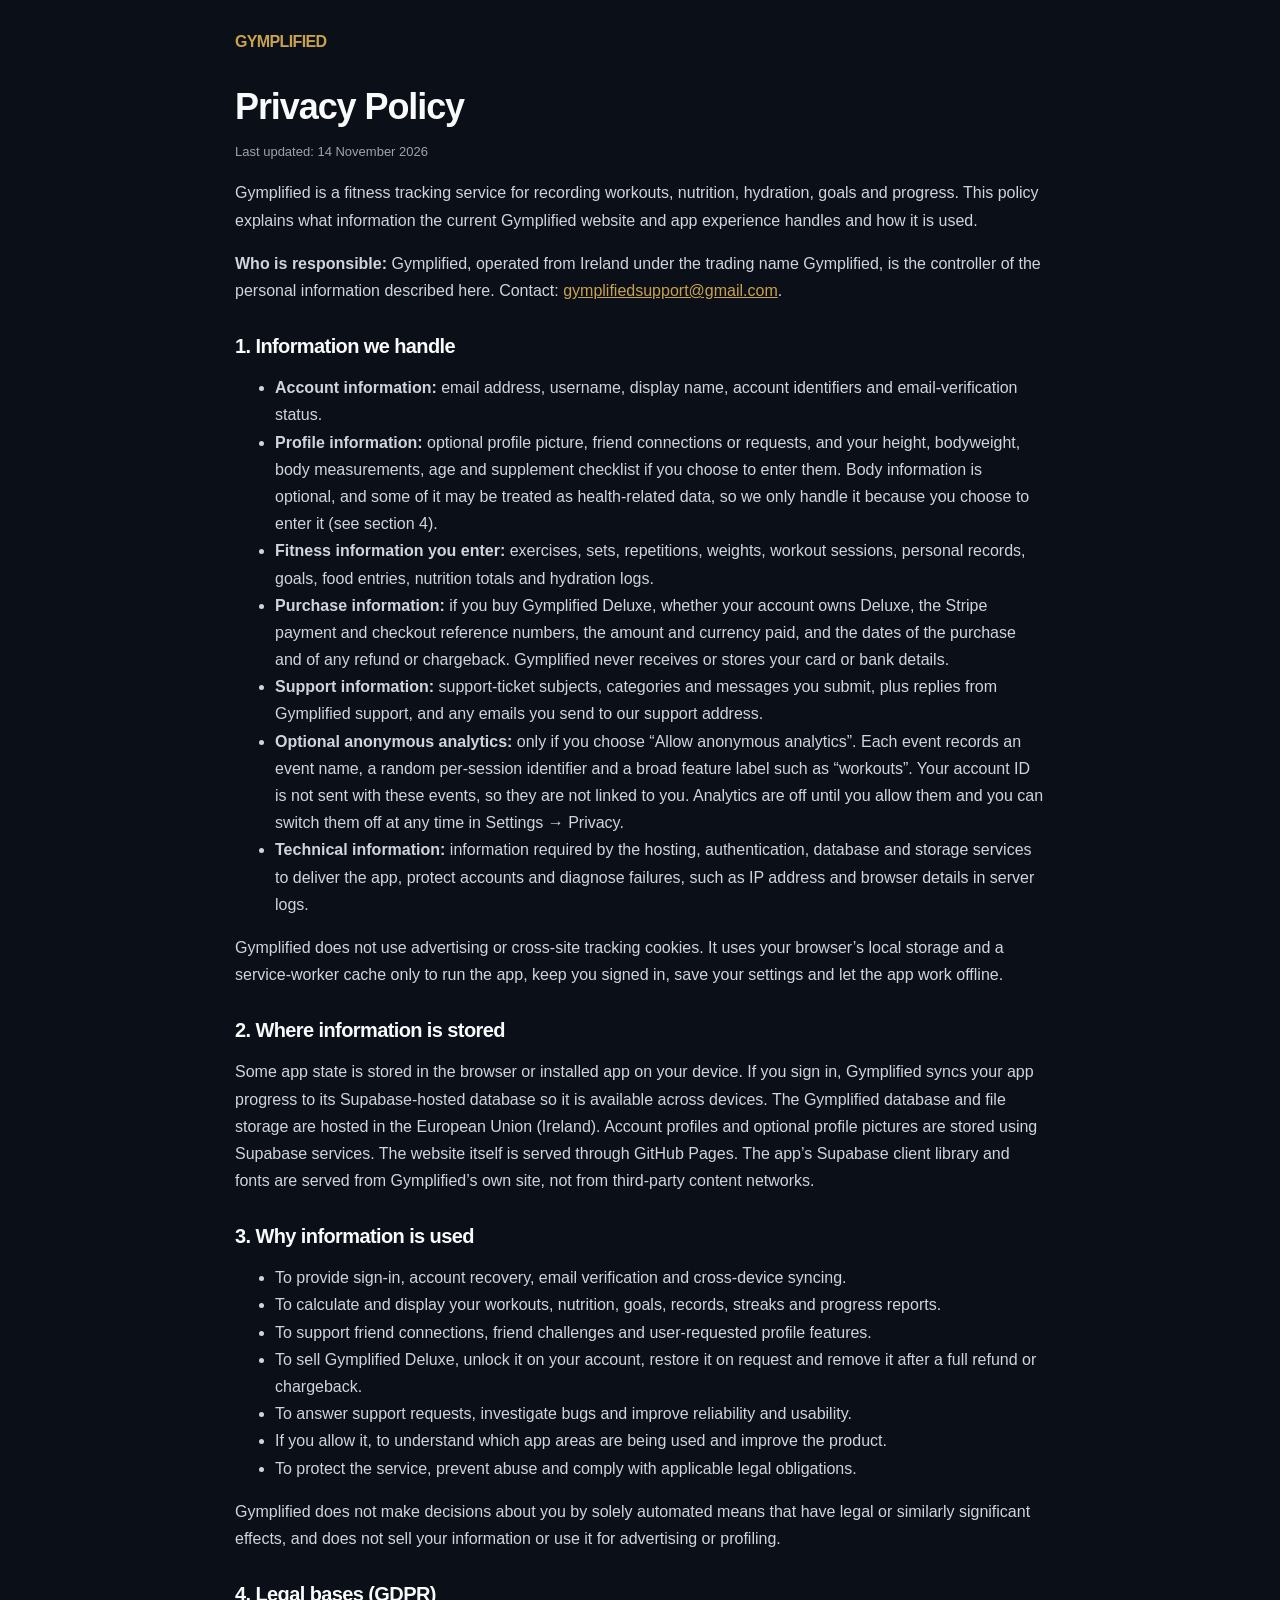
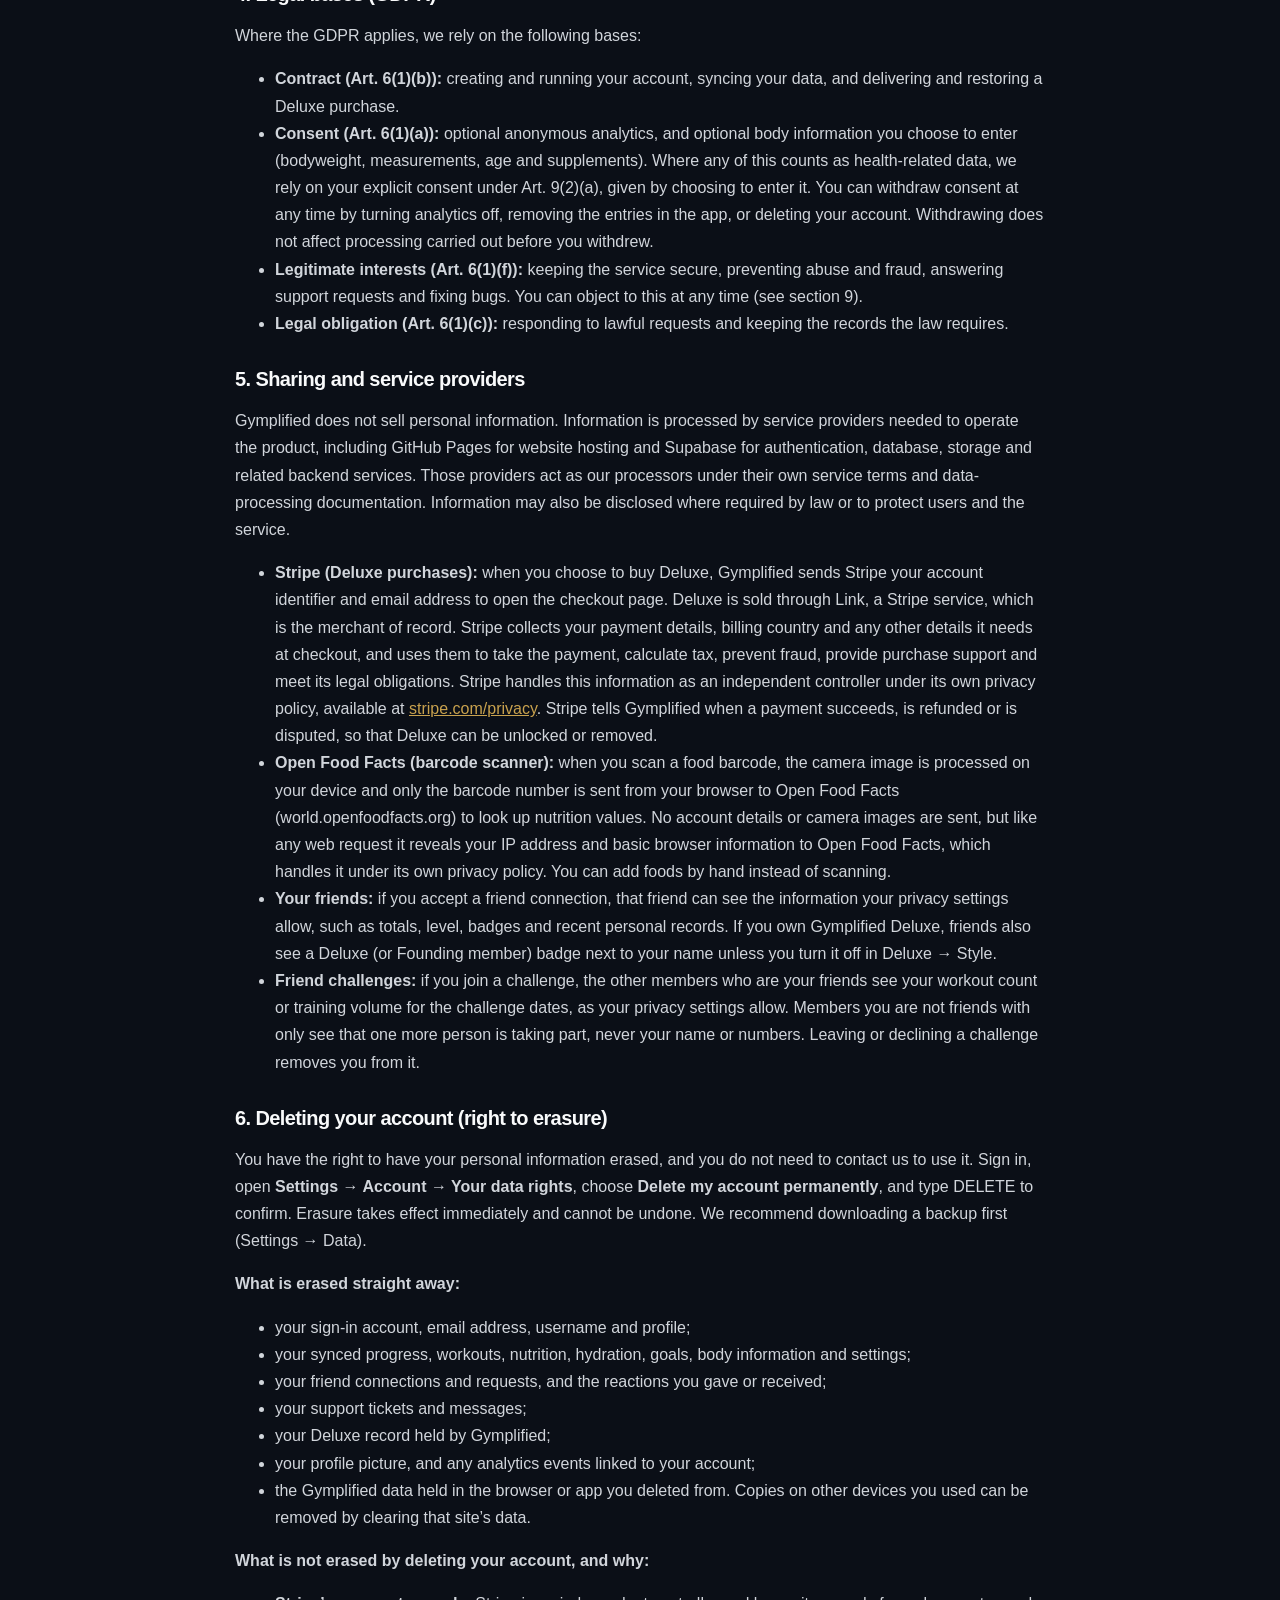
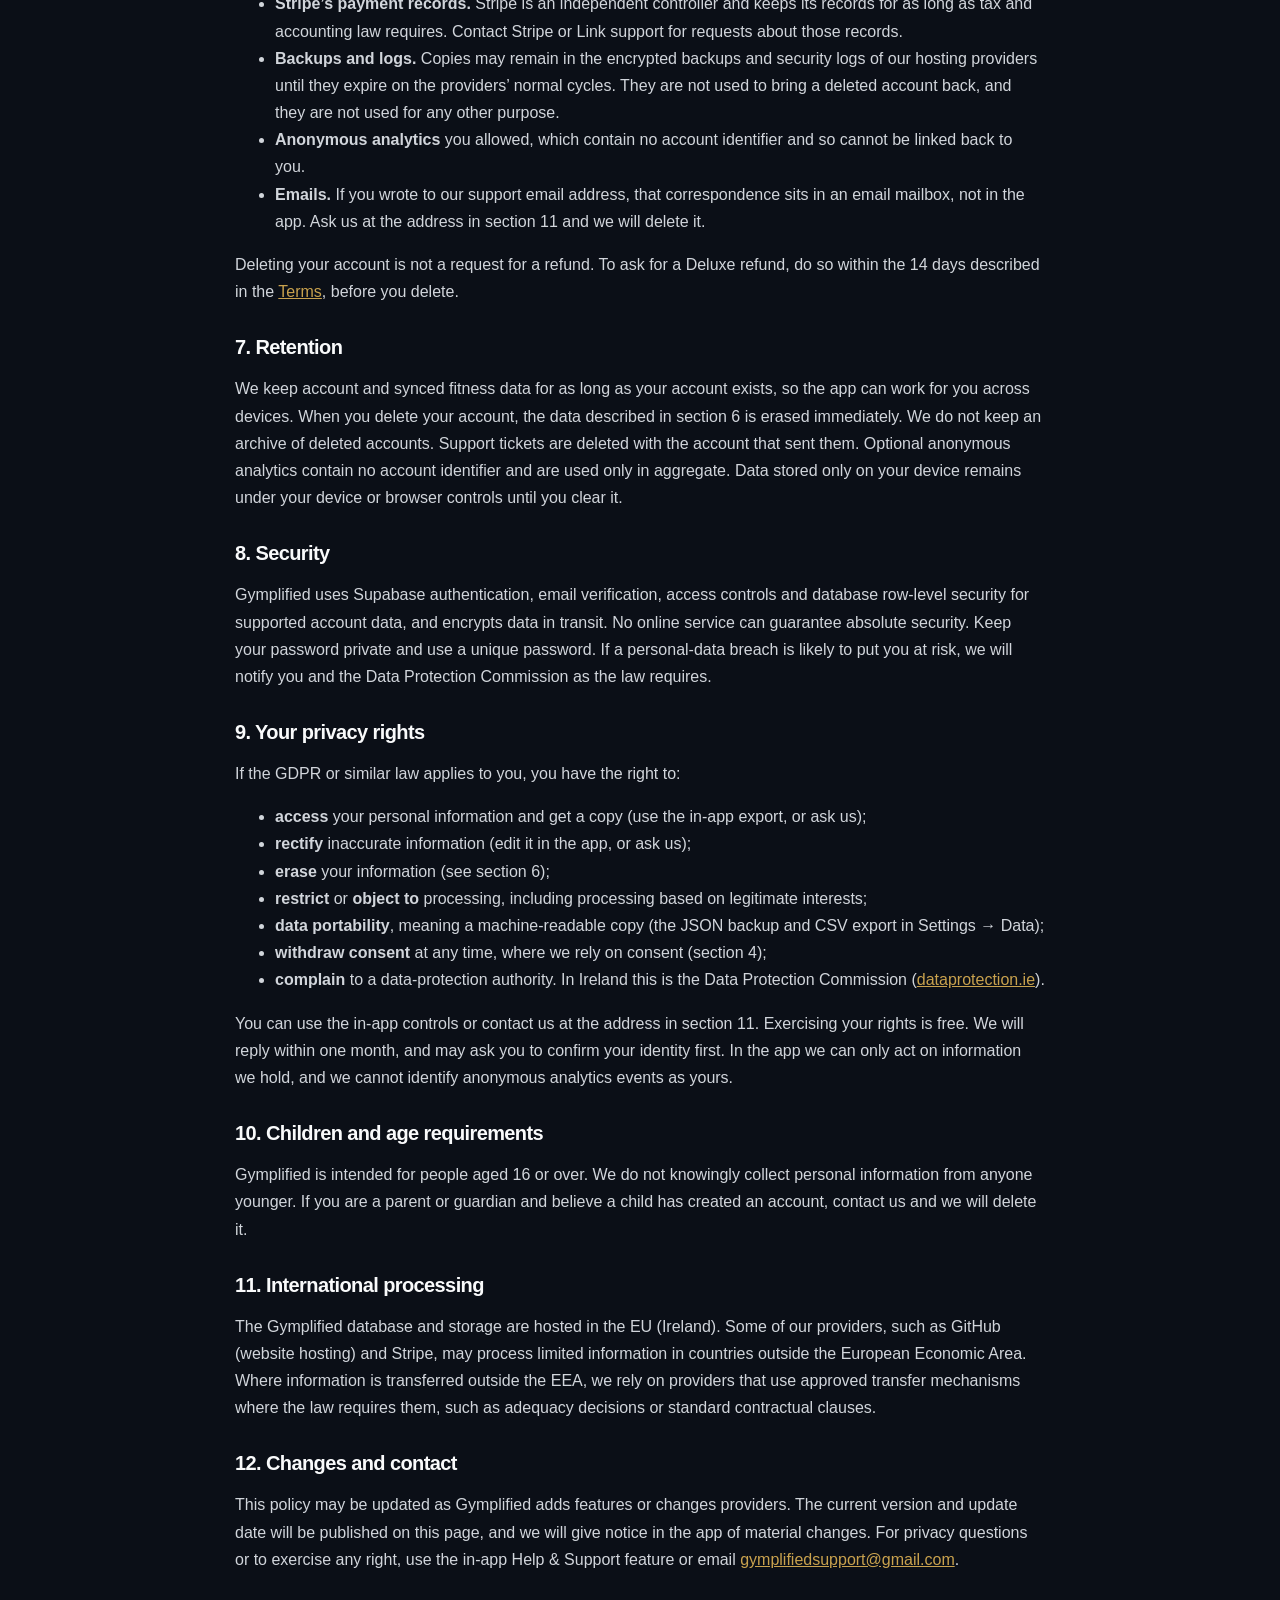
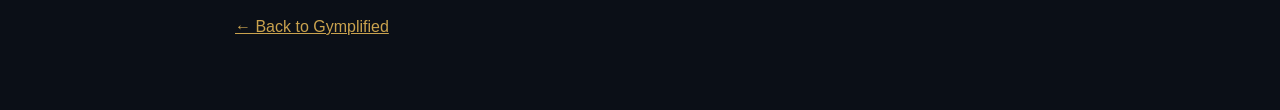
<file: privacy.html>
<!doctype html>
<html lang="en">
<head>
<meta charset="utf-8"><meta name="description" content="How Gymplified handles your information."><meta name="robots" content="noindex,nofollow"><link rel="canonical" href="https://gymplified.com/privacy.html"><meta http-equiv="Content-Security-Policy" content="default-src 'self'; base-uri 'self'; object-src 'none'; script-src 'self' 'unsafe-inline'; style-src 'self' 'unsafe-inline'; img-src 'self' data:; font-src 'self'; connect-src 'self'; form-action 'self'; upgrade-insecure-requests"><meta name="viewport" content="width=device-width,initial-scale=1">
<meta name="theme-color" content="#0b0f17"><title>Privacy Policy — Gymplified</title>
<style>
:root{color-scheme:dark;--bg:#0b0f17;--panel:#111827;--ink:#f9fafb;--muted:#9ca3af;--line:#2f3b52;--gold:#c9a24e}
*{box-sizing:border-box}body{margin:0;background:var(--bg);color:var(--ink);font:16px/1.7 -apple-system,BlinkMacSystemFont,"Segoe UI",sans-serif}.wrap{max-width:850px;margin:auto;padding:28px 20px 70px}.brand{font-weight:800;letter-spacing:-.04em;color:var(--gold)}h1,h2{line-height:1.2;letter-spacing:-.03em}h1{font-size:36px;margin:30px 0 8px}h2{font-size:20px;margin:30px 0 10px}p,li{color:#d1d5db}.muted{color:var(--muted);font-size:13px}.notice{padding:14px 16px;border:1px solid var(--gold);background:#292316;border-radius:8px;color:#f4e5bf}.back{display:inline-block;margin-top:24px;color:var(--gold)}a{color:var(--gold)}
</style></head><body><main class="wrap">
<div class="brand">GYMPLIFIED</div><h1>Privacy Policy</h1><p class="muted">Last updated: 14 November 2026</p>
<p>Gymplified is a fitness tracking service for recording workouts, nutrition, hydration, goals and progress. This policy explains what information the current Gymplified website and app experience handles and how it is used.</p>
<p><strong>Who is responsible:</strong> Gymplified, operated from Ireland under the trading name Gymplified, is the controller of the personal information described here. Contact: <a href="mailto:gymplifiedsupport@gmail.com">gymplifiedsupport@gmail.com</a>.</p>
<h2>1. Information we handle</h2>
<ul>
<li><strong>Account information:</strong> email address, username, display name, account identifiers and email-verification status.</li>
<li><strong>Profile information:</strong> optional profile picture, friend connections or requests, and your height, bodyweight, body measurements, age and supplement checklist if you choose to enter them. Body information is optional, and some of it may be treated as health-related data, so we only handle it because you choose to enter it (see section 4).</li>
<li><strong>Fitness information you enter:</strong> exercises, sets, repetitions, weights, workout sessions, personal records, goals, food entries, nutrition totals and hydration logs.</li>
<li><strong>Purchase information:</strong> if you buy Gymplified Deluxe, whether your account owns Deluxe, the Stripe payment and checkout reference numbers, the amount and currency paid, and the dates of the purchase and of any refund or chargeback. Gymplified never receives or stores your card or bank details.</li>
<li><strong>Support information:</strong> support-ticket subjects, categories and messages you submit, plus replies from Gymplified support, and any emails you send to our support address.</li>
<li><strong>Optional anonymous analytics:</strong> only if you choose “Allow anonymous analytics”. Each event records an event name, a random per-session identifier and a broad feature label such as “workouts”. Your account ID is not sent with these events, so they are not linked to you. Analytics are off until you allow them and you can switch them off at any time in Settings → Privacy.</li>
<li><strong>Technical information:</strong> information required by the hosting, authentication, database and storage services to deliver the app, protect accounts and diagnose failures, such as IP address and browser details in server logs.</li>
</ul>
<p>Gymplified does not use advertising or cross-site tracking cookies. It uses your browser’s local storage and a service-worker cache only to run the app, keep you signed in, save your settings and let the app work offline.</p>
<h2>2. Where information is stored</h2>
<p>Some app state is stored in the browser or installed app on your device. If you sign in, Gymplified syncs your app progress to its Supabase-hosted database so it is available across devices. The Gymplified database and file storage are hosted in the European Union (Ireland). Account profiles and optional profile pictures are stored using Supabase services. The website itself is served through GitHub Pages. The app’s Supabase client library and fonts are served from Gymplified’s own site, not from third-party content networks.</p>
<h2>3. Why information is used</h2>
<ul>
<li>To provide sign-in, account recovery, email verification and cross-device syncing.</li>
<li>To calculate and display your workouts, nutrition, goals, records, streaks and progress reports.</li>
<li>To support friend connections, friend challenges and user-requested profile features.</li>
<li>To sell Gymplified Deluxe, unlock it on your account, restore it on request and remove it after a full refund or chargeback.</li>
<li>To answer support requests, investigate bugs and improve reliability and usability.</li>
<li>If you allow it, to understand which app areas are being used and improve the product.</li>
<li>To protect the service, prevent abuse and comply with applicable legal obligations.</li>
</ul>
<p>Gymplified does not make decisions about you by solely automated means that have legal or similarly significant effects, and does not sell your information or use it for advertising or profiling.</p>
<h2>4. Legal bases (GDPR)</h2>
<p>Where the GDPR applies, we rely on the following bases:</p>
<ul>
<li><strong>Contract (Art. 6(1)(b)):</strong> creating and running your account, syncing your data, and delivering and restoring a Deluxe purchase.</li>
<li><strong>Consent (Art. 6(1)(a)):</strong> optional anonymous analytics, and optional body information you choose to enter (bodyweight, measurements, age and supplements). Where any of this counts as health-related data, we rely on your explicit consent under Art. 9(2)(a), given by choosing to enter it. You can withdraw consent at any time by turning analytics off, removing the entries in the app, or deleting your account. Withdrawing does not affect processing carried out before you withdrew.</li>
<li><strong>Legitimate interests (Art. 6(1)(f)):</strong> keeping the service secure, preventing abuse and fraud, answering support requests and fixing bugs. You can object to this at any time (see section 9).</li>
<li><strong>Legal obligation (Art. 6(1)(c)):</strong> responding to lawful requests and keeping the records the law requires.</li>
</ul>
<h2>5. Sharing and service providers</h2>
<p>Gymplified does not sell personal information. Information is processed by service providers needed to operate the product, including GitHub Pages for website hosting and Supabase for authentication, database, storage and related backend services. Those providers act as our processors under their own service terms and data-processing documentation. Information may also be disclosed where required by law or to protect users and the service.</p>
<ul>
<li><strong>Stripe (Deluxe purchases):</strong> when you choose to buy Deluxe, Gymplified sends Stripe your account identifier and email address to open the checkout page. Deluxe is sold through Link, a Stripe service, which is the merchant of record. Stripe collects your payment details, billing country and any other details it needs at checkout, and uses them to take the payment, calculate tax, prevent fraud, provide purchase support and meet its legal obligations. Stripe handles this information as an independent controller under its own privacy policy, available at <a href="https://stripe.com/privacy" rel="noopener">stripe.com/privacy</a>. Stripe tells Gymplified when a payment succeeds, is refunded or is disputed, so that Deluxe can be unlocked or removed.</li>
<li><strong>Open Food Facts (barcode scanner):</strong> when you scan a food barcode, the camera image is processed on your device and only the barcode number is sent from your browser to Open Food Facts (world.openfoodfacts.org) to look up nutrition values. No account details or camera images are sent, but like any web request it reveals your IP address and basic browser information to Open Food Facts, which handles it under its own privacy policy. You can add foods by hand instead of scanning.</li>
<li><strong>Your friends:</strong> if you accept a friend connection, that friend can see the information your privacy settings allow, such as totals, level, badges and recent personal records. If you own Gymplified Deluxe, friends also see a Deluxe (or Founding member) badge next to your name unless you turn it off in Deluxe → Style.</li>
<li><strong>Friend challenges:</strong> if you join a challenge, the other members who are your friends see your workout count or training volume for the challenge dates, as your privacy settings allow. Members you are not friends with only see that one more person is taking part, never your name or numbers. Leaving or declining a challenge removes you from it.</li>
</ul>
<h2 id="erasure">6. Deleting your account (right to erasure)</h2>
<p>You have the right to have your personal information erased, and you do not need to contact us to use it. Sign in, open <strong>Settings → Account → Your data rights</strong>, choose <strong>Delete my account permanently</strong>, and type DELETE to confirm. Erasure takes effect immediately and cannot be undone. We recommend downloading a backup first (Settings → Data).</p>
<p><strong>What is erased straight away:</strong></p>
<ul>
<li>your sign-in account, email address, username and profile;</li>
<li>your synced progress, workouts, nutrition, hydration, goals, body information and settings;</li>
<li>your friend connections and requests, and the reactions you gave or received;</li>
<li>your support tickets and messages;</li>
<li>your Deluxe record held by Gymplified;</li>
<li>your profile picture, and any analytics events linked to your account;</li>
<li>the Gymplified data held in the browser or app you deleted from. Copies on other devices you used can be removed by clearing that site’s data.</li>
</ul>
<p><strong>What is not erased by deleting your account, and why:</strong></p>
<ul>
<li><strong>Stripe’s payment records.</strong> Stripe is an independent controller and keeps its records for as long as tax and accounting law requires. Contact Stripe or Link support for requests about those records.</li>
<li><strong>Backups and logs.</strong> Copies may remain in the encrypted backups and security logs of our hosting providers until they expire on the providers’ normal cycles. They are not used to bring a deleted account back, and they are not used for any other purpose.</li>
<li><strong>Anonymous analytics</strong> you allowed, which contain no account identifier and so cannot be linked back to you.</li>
<li><strong>Emails.</strong> If you wrote to our support email address, that correspondence sits in an email mailbox, not in the app. Ask us at the address in section 11 and we will delete it.</li>
</ul>
<p>Deleting your account is not a request for a refund. To ask for a Deluxe refund, do so within the 14 days described in the <a href="./terms.html#deluxe">Terms</a>, before you delete.</p>
<h2>7. Retention</h2>
<p>We keep account and synced fitness data for as long as your account exists, so the app can work for you across devices. When you delete your account, the data described in section 6 is erased immediately. We do not keep an archive of deleted accounts. Support tickets are deleted with the account that sent them. Optional anonymous analytics contain no account identifier and are used only in aggregate. Data stored only on your device remains under your device or browser controls until you clear it.</p>
<h2>8. Security</h2>
<p>Gymplified uses Supabase authentication, email verification, access controls and database row-level security for supported account data, and encrypts data in transit. No online service can guarantee absolute security. Keep your password private and use a unique password. If a personal-data breach is likely to put you at risk, we will notify you and the Data Protection Commission as the law requires.</p>
<h2>9. Your privacy rights</h2>
<p>If the GDPR or similar law applies to you, you have the right to:</p>
<ul>
<li><strong>access</strong> your personal information and get a copy (use the in-app export, or ask us);</li>
<li><strong>rectify</strong> inaccurate information (edit it in the app, or ask us);</li>
<li><strong>erase</strong> your information (see section 6);</li>
<li><strong>restrict</strong> or <strong>object to</strong> processing, including processing based on legitimate interests;</li>
<li><strong>data portability</strong>, meaning a machine-readable copy (the JSON backup and CSV export in Settings → Data);</li>
<li><strong>withdraw consent</strong> at any time, where we rely on consent (section 4);</li>
<li><strong>complain</strong> to a data-protection authority. In Ireland this is the Data Protection Commission (<a href="https://www.dataprotection.ie" rel="noopener">dataprotection.ie</a>).</li>
</ul>
<p>You can use the in-app controls or contact us at the address in section 11. Exercising your rights is free. We will reply within one month, and may ask you to confirm your identity first. In the app we can only act on information we hold, and we cannot identify anonymous analytics events as yours.</p>
<h2>10. Children and age requirements</h2>
<p>Gymplified is intended for people aged 16 or over. We do not knowingly collect personal information from anyone younger. If you are a parent or guardian and believe a child has created an account, contact us and we will delete it.</p>
<h2>11. International processing</h2>
<p>The Gymplified database and storage are hosted in the EU (Ireland). Some of our providers, such as GitHub (website hosting) and Stripe, may process limited information in countries outside the European Economic Area. Where information is transferred outside the EEA, we rely on providers that use approved transfer mechanisms where the law requires them, such as adequacy decisions or standard contractual clauses.</p>
<h2>12. Changes and contact</h2>
<p>This policy may be updated as Gymplified adds features or changes providers. The current version and update date will be published on this page, and we will give notice in the app of material changes. For privacy questions or to exercise any right, use the in-app Help &amp; Support feature or email <a href="mailto:gymplifiedsupport@gmail.com">gymplifiedsupport@gmail.com</a>.</p>
<a class="back" href="./index.html">← Back to Gymplified</a>
</main></body></html>
</file>
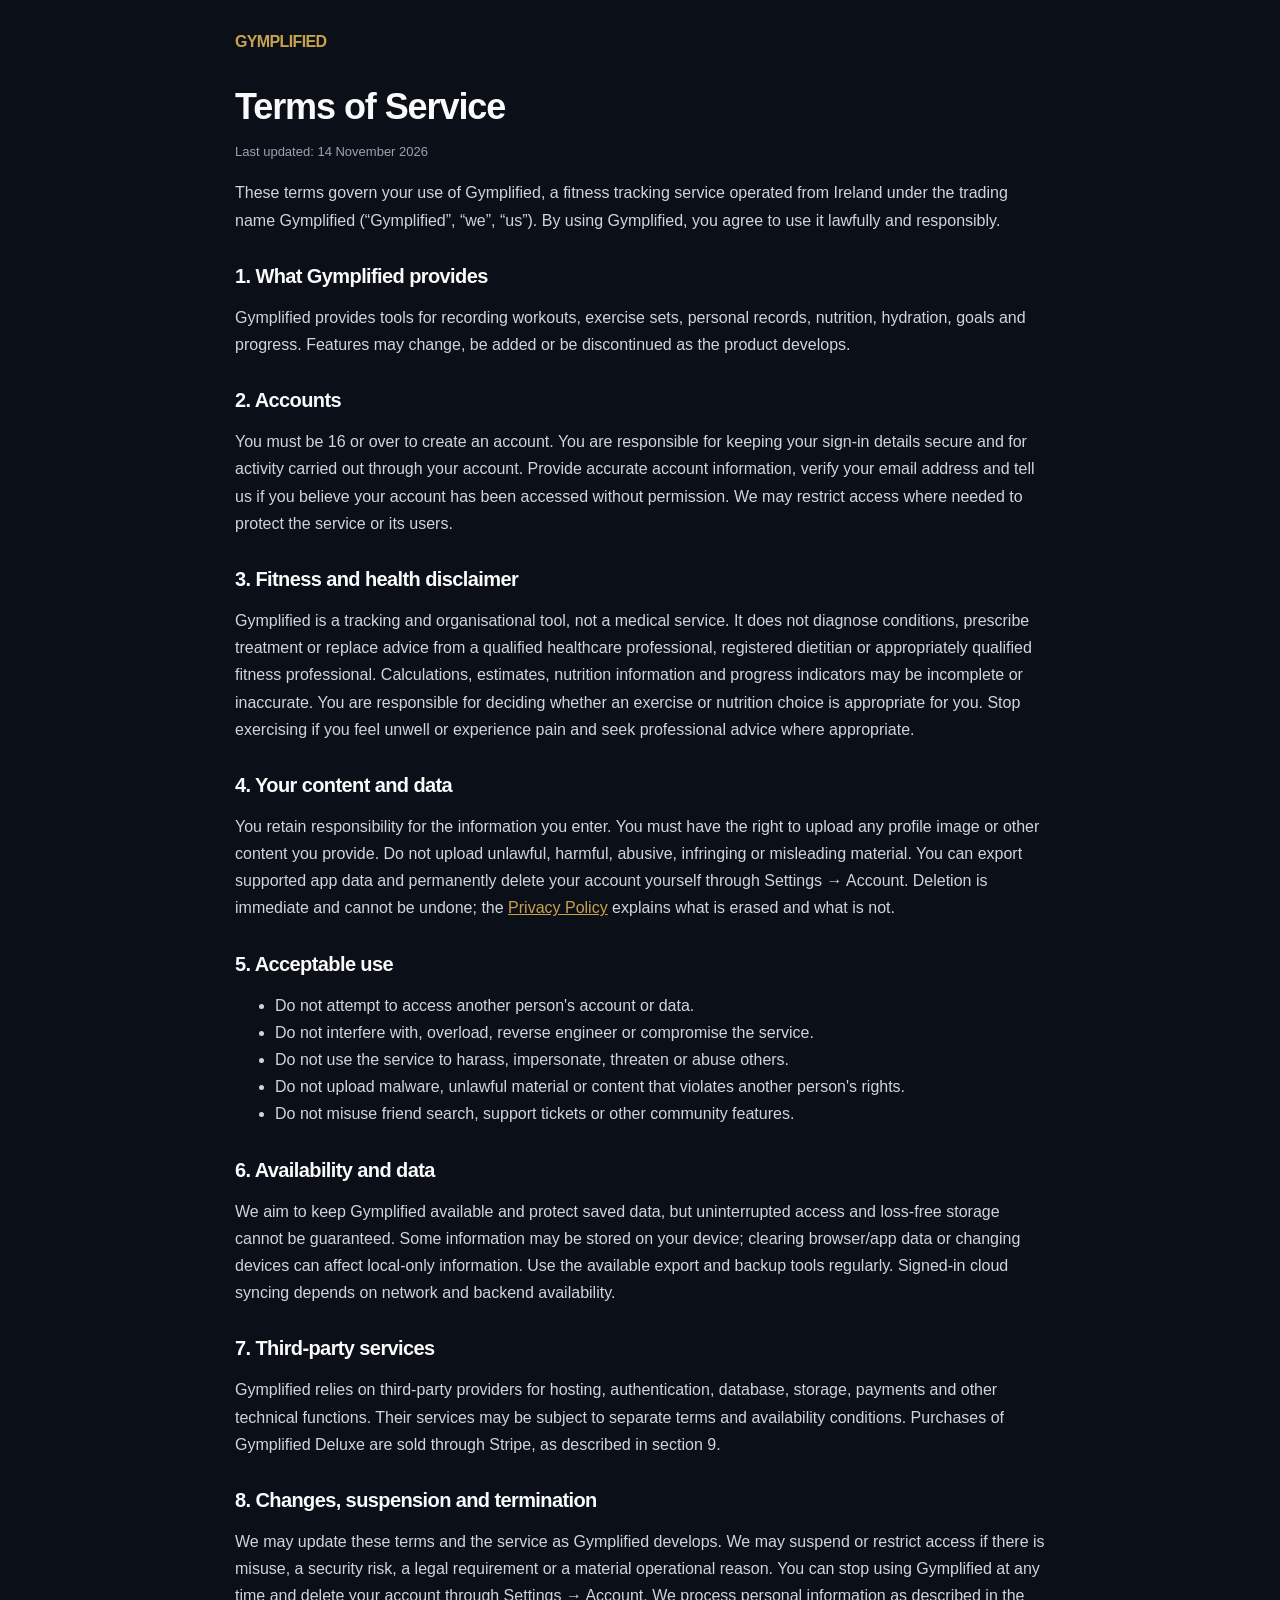
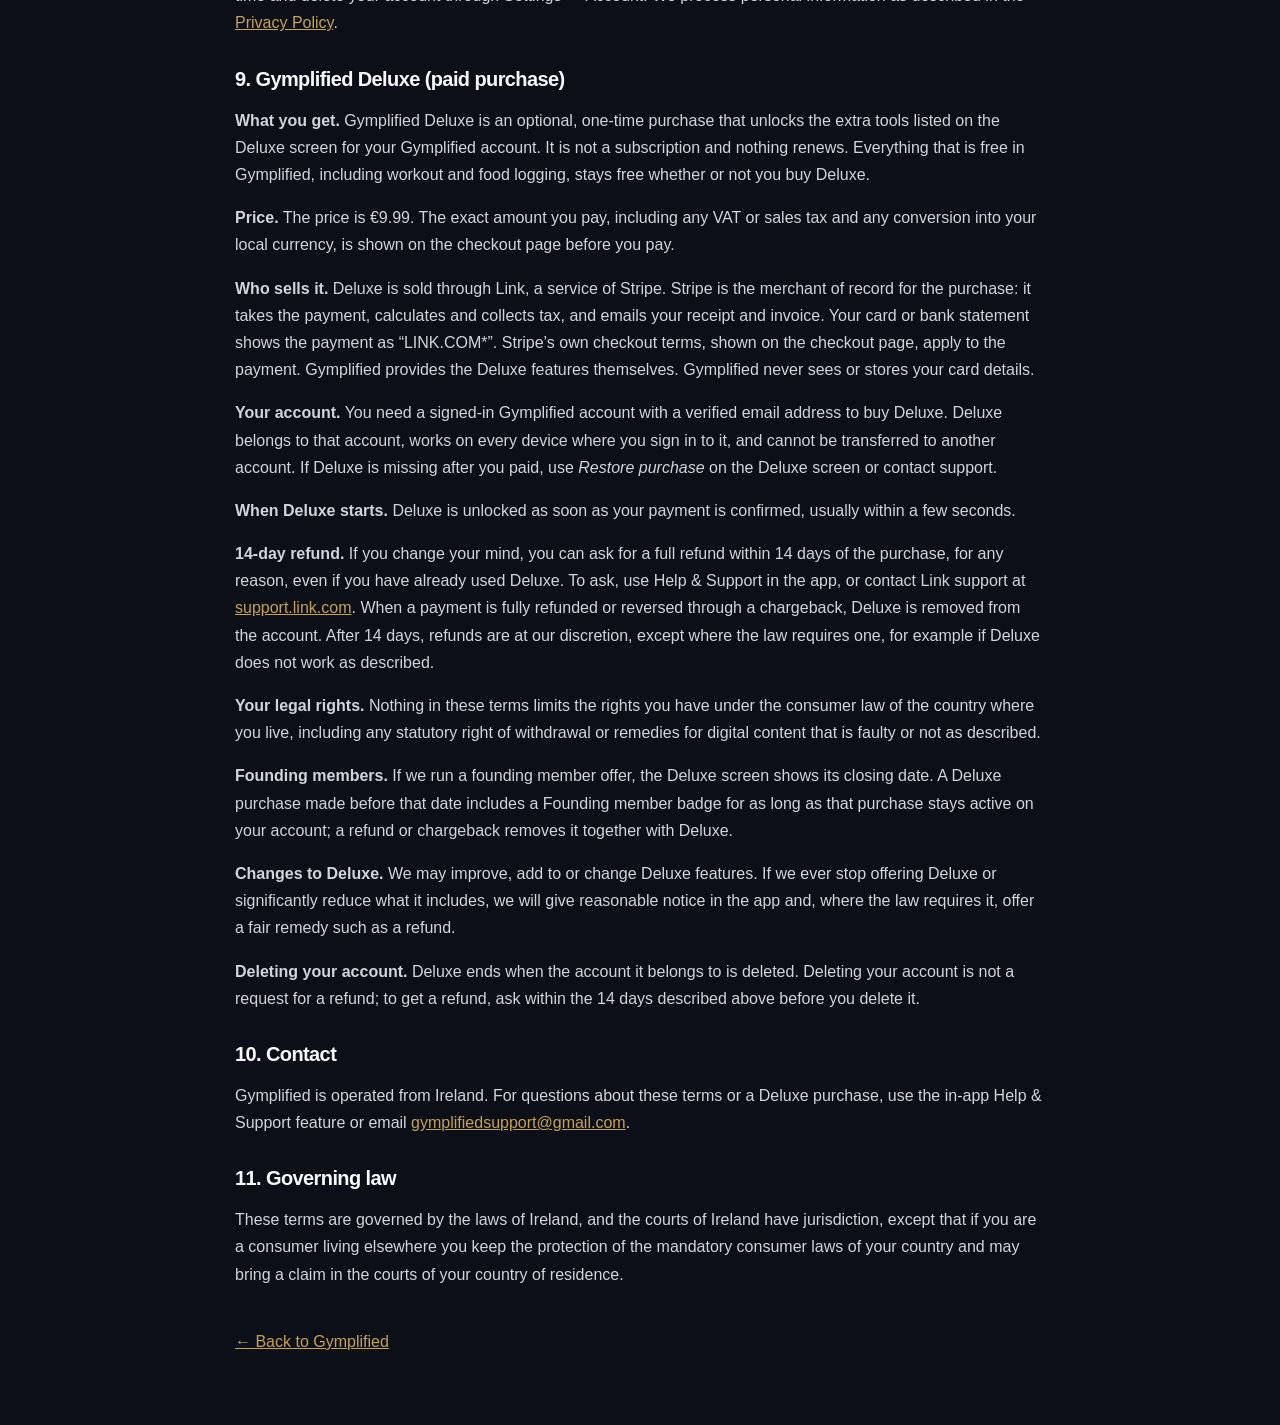
<file: terms.html>
<!doctype html>
<html lang="en">
<head>
<meta charset="utf-8"><meta name="description" content="The terms for using Gymplified and buying Gymplified Deluxe."><meta name="robots" content="noindex,nofollow"><link rel="canonical" href="https://gymplified.com/terms.html"><meta http-equiv="Content-Security-Policy" content="default-src 'self'; base-uri 'self'; object-src 'none'; script-src 'self' 'unsafe-inline'; style-src 'self' 'unsafe-inline'; img-src 'self' data:; font-src 'self'; connect-src 'self'; form-action 'self'; upgrade-insecure-requests"><meta name="viewport" content="width=device-width,initial-scale=1">
<meta name="theme-color" content="#0b0f17"><title>Terms of Service — Gymplified</title>
<style>
:root{color-scheme:dark;--bg:#0b0f17;--ink:#f9fafb;--muted:#9ca3af;--gold:#c9a24e}
*{box-sizing:border-box}body{margin:0;background:var(--bg);color:var(--ink);font:16px/1.7 -apple-system,BlinkMacSystemFont,"Segoe UI",sans-serif}.wrap{max-width:850px;margin:auto;padding:28px 20px 70px}.brand{font-weight:800;letter-spacing:-.04em;color:var(--gold)}h1,h2{line-height:1.2;letter-spacing:-.03em}h1{font-size:36px;margin:30px 0 8px}h2{font-size:20px;margin:30px 0 10px}p,li{color:#d1d5db}.muted{color:var(--muted);font-size:13px}.notice{padding:14px 16px;border:1px solid var(--gold);background:#292316;border-radius:8px;color:#f4e5bf}.back{display:inline-block;margin-top:24px;color:var(--gold)}a{color:var(--gold)}
</style></head><body><main class="wrap">
<div class="brand">GYMPLIFIED</div><h1>Terms of Service</h1><p class="muted">Last updated: 14 November 2026</p>
<p>These terms govern your use of Gymplified, a fitness tracking service operated from Ireland under the trading name Gymplified (“Gymplified”, “we”, “us”). By using Gymplified, you agree to use it lawfully and responsibly.</p>
<h2>1. What Gymplified provides</h2>
<p>Gymplified provides tools for recording workouts, exercise sets, personal records, nutrition, hydration, goals and progress. Features may change, be added or be discontinued as the product develops.</p>
<h2>2. Accounts</h2>
<p>You must be 16 or over to create an account. You are responsible for keeping your sign-in details secure and for activity carried out through your account. Provide accurate account information, verify your email address and tell us if you believe your account has been accessed without permission. We may restrict access where needed to protect the service or its users.</p>
<h2>3. Fitness and health disclaimer</h2>
<p>Gymplified is a tracking and organisational tool, not a medical service. It does not diagnose conditions, prescribe treatment or replace advice from a qualified healthcare professional, registered dietitian or appropriately qualified fitness professional. Calculations, estimates, nutrition information and progress indicators may be incomplete or inaccurate. You are responsible for deciding whether an exercise or nutrition choice is appropriate for you. Stop exercising if you feel unwell or experience pain and seek professional advice where appropriate.</p>
<h2>4. Your content and data</h2>
<p>You retain responsibility for the information you enter. You must have the right to upload any profile image or other content you provide. Do not upload unlawful, harmful, abusive, infringing or misleading material. You can export supported app data and permanently delete your account yourself through Settings → Account. Deletion is immediate and cannot be undone; the <a href="./privacy.html#erasure">Privacy Policy</a> explains what is erased and what is not.</p>
<h2>5. Acceptable use</h2>
<ul>
<li>Do not attempt to access another person's account or data.</li>
<li>Do not interfere with, overload, reverse engineer or compromise the service.</li>
<li>Do not use the service to harass, impersonate, threaten or abuse others.</li>
<li>Do not upload malware, unlawful material or content that violates another person's rights.</li>
<li>Do not misuse friend search, support tickets or other community features.</li>
</ul>
<h2>6. Availability and data</h2>
<p>We aim to keep Gymplified available and protect saved data, but uninterrupted access and loss-free storage cannot be guaranteed. Some information may be stored on your device; clearing browser/app data or changing devices can affect local-only information. Use the available export and backup tools regularly. Signed-in cloud syncing depends on network and backend availability.</p>
<h2>7. Third-party services</h2>
<p>Gymplified relies on third-party providers for hosting, authentication, database, storage, payments and other technical functions. Their services may be subject to separate terms and availability conditions. Purchases of Gymplified Deluxe are sold through Stripe, as described in section 9.</p>
<h2>8. Changes, suspension and termination</h2>
<p>We may update these terms and the service as Gymplified develops. We may suspend or restrict access if there is misuse, a security risk, a legal requirement or a material operational reason. You can stop using Gymplified at any time and delete your account through Settings → Account. We process personal information as described in the <a href="./privacy.html">Privacy Policy</a>.</p>
<h2 id="deluxe">9. Gymplified Deluxe (paid purchase)</h2>
<p><strong>What you get.</strong> Gymplified Deluxe is an optional, one-time purchase that unlocks the extra tools listed on the Deluxe screen for your Gymplified account. It is not a subscription and nothing renews. Everything that is free in Gymplified, including workout and food logging, stays free whether or not you buy Deluxe.</p>
<p><strong>Price.</strong> The price is €9.99. The exact amount you pay, including any VAT or sales tax and any conversion into your local currency, is shown on the checkout page before you pay.</p>
<p><strong>Who sells it.</strong> Deluxe is sold through Link, a service of Stripe. Stripe is the merchant of record for the purchase: it takes the payment, calculates and collects tax, and emails your receipt and invoice. Your card or bank statement shows the payment as “LINK.COM*”. Stripe’s own checkout terms, shown on the checkout page, apply to the payment. Gymplified provides the Deluxe features themselves. Gymplified never sees or stores your card details.</p>
<p><strong>Your account.</strong> You need a signed-in Gymplified account with a verified email address to buy Deluxe. Deluxe belongs to that account, works on every device where you sign in to it, and cannot be transferred to another account. If Deluxe is missing after you paid, use <em>Restore purchase</em> on the Deluxe screen or contact support.</p>
<p><strong>When Deluxe starts.</strong> Deluxe is unlocked as soon as your payment is confirmed, usually within a few seconds.</p>
<p><strong>14-day refund.</strong> If you change your mind, you can ask for a full refund within 14 days of the purchase, for any reason, even if you have already used Deluxe. To ask, use Help &amp; Support in the app, or contact Link support at <a href="https://support.link.com" rel="noopener">support.link.com</a>. When a payment is fully refunded or reversed through a chargeback, Deluxe is removed from the account. After 14 days, refunds are at our discretion, except where the law requires one, for example if Deluxe does not work as described.</p>
<p><strong>Your legal rights.</strong> Nothing in these terms limits the rights you have under the consumer law of the country where you live, including any statutory right of withdrawal or remedies for digital content that is faulty or not as described.</p>
<p><strong>Founding members.</strong> If we run a founding member offer, the Deluxe screen shows its closing date. A Deluxe purchase made before that date includes a Founding member badge for as long as that purchase stays active on your account; a refund or chargeback removes it together with Deluxe.</p>
<p><strong>Changes to Deluxe.</strong> We may improve, add to or change Deluxe features. If we ever stop offering Deluxe or significantly reduce what it includes, we will give reasonable notice in the app and, where the law requires it, offer a fair remedy such as a refund.</p>
<p><strong>Deleting your account.</strong> Deluxe ends when the account it belongs to is deleted. Deleting your account is not a request for a refund; to get a refund, ask within the 14 days described above before you delete it.</p>
<h2>10. Contact</h2>
<p>Gymplified is operated from Ireland. For questions about these terms or a Deluxe purchase, use the in-app Help &amp; Support feature or email <a href="mailto:gymplifiedsupport@gmail.com">gymplifiedsupport@gmail.com</a>.</p>
<h2>11. Governing law</h2>
<p>These terms are governed by the laws of Ireland, and the courts of Ireland have jurisdiction, except that if you are a consumer living elsewhere you keep the protection of the mandatory consumer laws of your country and may bring a claim in the courts of your country of residence.</p>
<a class="back" href="./index.html">← Back to Gymplified</a>
</main></body></html>
</file>
<file: app.css>
/* Local system fonts avoid third-party requests and render-blocking @import. */

:root {
  --bg: #0b0f17;
  --panel: #111827;
  --panel-hover: #1f2937;
  --ink: #f9fafb;
  --muted: #9ca3af;
  --line: #2f3b52;
  --brand: #c9a24e;
  --brand-light: #292316;
  --brand-ink: #ffffff;
  --danger: #ef4444;
  --success: #10b981;
  --gold: #d6b15e;
  --max: 1160px;
  --radius: 6px;
  --font-base: system-ui, -apple-system, BlinkMacSystemFont, "Segoe UI", sans-serif;
  --font-heading: system-ui, -apple-system, BlinkMacSystemFont, "Segoe UI", sans-serif;
  --scale: 1rem;
  --ease-out: cubic-bezier(0.16, 1, 0.3, 1);
  --ease-spring: cubic-bezier(0.34, 1.56, 0.64, 1);
}

/* Light Theme Overrides */
html[data-theme="light"] {
  --bg: #f8fafc;
  --panel: #ffffff;
  --panel-hover: #f1f5f9;
  --ink: #0f172a;
  --muted: #64748b;
  --line: #e2e8f0;
  --brand-light: #fef3c7;
  --brand-ink: #ffffff;
}

/* Color Accents */
html[data-color="blue"] { --brand: #2563eb; --brand-light: #dbeafe; --brand-ink: #ffffff; }
html[data-color="emerald"] { --brand: #047857; --brand-light: #d1fae5; --brand-ink: #ffffff; }
html[data-color="slate"] { --brand: #475569; --brand-light: #e2e8f0; --brand-ink: #ffffff; }
html[data-color="crimson"] { --brand: #dc2626; --brand-light: #fee2e2; --brand-ink: #ffffff; }
html[data-color="amber"] { --brand: #b45309; --brand-light: #fef3c7; --brand-ink: #ffffff; }
html[data-color="gold"] { --brand: #c9a24e; --brand-light: #fef3c7; --brand-ink: #2b2110; }
html[data-color="violet"] { --brand: #7c3aed; --brand-light: #ede9fe; --brand-ink: #ffffff; }

/* High Contrast Mode */
html[data-contrast="high"] {
  --line: #334155;
  --muted: #cbd5e1;
}
html[data-theme="light"][data-contrast="high"] {
  --line: #000000;
  --muted: #334155;
}

/* Accessible Font */
html[data-font="accessible"] {
  --font-base: Verdana, Geneva, sans-serif;
  --font-heading: Verdana, Geneva, sans-serif;
}

/* Font Scales */
html[data-scale="sm"] { --scale: 0.875rem; --text-scale: .875; }
html[data-scale="md"] { --scale: 1rem; --text-scale: 1; }
html[data-scale="lg"] { --scale: 1.125rem; --text-scale: 1.125; }
html[data-scale="xl"] { --scale: 1.25rem; --text-scale: 1.25; }

/* Reduced Motion */
html[data-motion="reduced"] *, html[data-motion="reduced"] *::before, html[data-motion="reduced"] *::after {
  animation: none !important;
  transition: none !important;
}

* { box-sizing: border-box; margin: 0; padding: 0; }
html { background: var(--bg); font-size: var(--scale); transition: background-color 0.25s var(--ease-out); }
body { color: var(--ink); font-family: var(--font-base); line-height: 1.45; background: var(--bg); min-height: 100vh; -webkit-font-smoothing: antialiased; }
button, input, select, textarea { font: inherit; color: inherit; }

.app { max-width: var(--max); margin: 0 auto; min-height: 100vh; border-left: 1px solid var(--line); border-right: 1px solid var(--line); background: var(--bg); transition: border-color 0.25s var(--ease-out); }

/* Topbar Header */
.topbar { min-height: calc(62px + env(safe-area-inset-top)); border-bottom: 1px solid var(--line); display: flex; align-items: center; justify-content: space-between; padding: env(safe-area-inset-top) 24px 0; background: var(--panel); position: sticky; top: 0; z-index: 40; transition: background-color 0.25s var(--ease-out), border-color 0.25s var(--ease-out); }
.brand { font-family: var(--font-heading); font-weight: 700; font-size:calc(21px * var(--text-scale, 1)); letter-spacing: -0.04em; color: var(--ink); display: flex; align-items: center; gap: 8px; }
.brand-dot { width: 8px; height: 8px; background: var(--brand); border-radius: 50%; display: inline-block; transition: background-color 0.25s var(--ease-out); }

.top-actions { display: flex; align-items: center; gap: 10px; }
.date-tag { font-size:calc(12px * var(--text-scale, 1)); font-weight: 600; color: var(--muted); padding-right: 14px; border-right: 1px solid var(--line); font-family: var(--font-heading); letter-spacing: -0.01em; }

/* Buttons & Micro-interactions */
.btn { height: 36px; padding: 0 14px; border: 1px solid var(--line); background: var(--panel); border-radius: var(--radius); cursor: pointer; font-size:calc(13px * var(--text-scale, 1)); font-weight: 600; display: inline-flex; align-items: center; justify-content: center; gap: 6px; transition: all 0.15s var(--ease-out); }
.btn:hover { border-color: var(--brand); color: var(--brand-text); background: var(--panel-hover); transform: translateY(-1px); }
.btn:active { transform: translateY(0) scale(0.98); }

.btn-primary { background: var(--brand); color: var(--brand-ink); border: 1px solid var(--brand); }
.btn-primary:hover { opacity: 0.92; background: var(--brand); color: var(--brand-ink); transform: translateY(-1px); }

.btn-gold { background: var(--brand-light); color: var(--brand); border: 1px solid var(--brand); }
.btn-gold:hover { background: var(--brand); color: var(--brand-ink); border-color: var(--brand); }

.btn-icon-only { width: 36px; padding: 0; }

/* Layout Grid */
.layout { display: grid; grid-template-columns: 220px 1fr; min-height: calc(100vh - 62px); }

/* Sidebar Navigation */
aside { border-right: 1px solid var(--line); padding: 20px 12px; background: var(--panel); position: sticky; top: 62px; height: calc(100vh - 62px); transition: background-color 0.25s var(--ease-out), border-color 0.25s var(--ease-out); }
.nav-label { font-size:calc(10px * var(--text-scale, 1)); font-weight: 700; text-transform: uppercase; letter-spacing: 0.12em; color: var(--muted); margin-bottom: 12px; padding: 0 10px; }

nav button { display: flex; align-items: center; gap: 10px; width: 100%; text-align: left; border: 1px solid transparent; background: transparent; padding: 10px 12px; border-radius: var(--radius); color: var(--muted); font-size:calc(13px * var(--text-scale, 1)); font-weight: 600; cursor: pointer; margin-bottom: 4px; transition: all 0.18s var(--ease-out); position: relative; }
nav button svg { width: 16px; height: 16px; stroke: currentColor; fill: none; stroke-width: 2; stroke-linecap: round; stroke-linejoin: round; transition: stroke 0.18s var(--ease-out); }
nav button:hover { background: var(--panel-hover); color: var(--ink); }
nav button.active { background: var(--brand); color: var(--brand-ink); border-color: var(--brand); font-weight: 700; }
nav button.active svg { stroke: var(--brand-ink); }

/* Main Screen Transitions */
main { padding: 28px 32px 60px; min-width: 0; }
.screen { display: none; opacity: 0; transform: translateY(8px); transition: opacity 0.25s var(--ease-out), transform 0.25s var(--ease-out); }
.screen.active { display: block; opacity: 1; transform: translateY(0); animation: screenIn 0.3s var(--ease-out) forwards; }

@keyframes screenIn {
  from { opacity: 0; transform: translateY(10px); }
  to { opacity: 1; transform: translateY(0); }
}

/* Headings */
.eyebrow { text-transform: uppercase; font-size:calc(10px * var(--text-scale, 1)); font-weight: 700; letter-spacing: 0.12em; color: var(--brand-text); margin-bottom: 4px; }
h1 { font-family: var(--font-heading); font-size:calc(28px * var(--text-scale, 1)); font-weight: 700; letter-spacing: -0.04em; margin-bottom: 4px; }
.subtitle { font-size:calc(13px * var(--text-scale, 1)); color: var(--muted); margin-bottom: 24px; }

/* Dashboard & Panels */
.grid-2 { display: grid; grid-template-columns: 1.35fr 0.65fr; gap: 16px; margin-bottom: 16px; }
.panel { background: var(--panel); border: 1px solid var(--line); border-radius: var(--radius); padding: 20px; transition: border-color 0.2s var(--ease-out), background-color 0.25s var(--ease-out); position: relative; }
.panel:hover { border-color: rgba(255, 255, 255, 0.15); }
html[data-theme="light"] .panel:hover { border-color: rgba(0, 0, 0, 0.2); }

/* MOTIVATION & QUOTE BANNER */
.motivation-card {
  background: linear-gradient(135deg, color-mix(in srgb, var(--brand) 14%, var(--panel)) 0%, var(--panel) 100%);
  border: 1px solid var(--brand);
  border-left: 4px solid var(--brand);
  border-radius: var(--radius);
  padding: 22px 24px;
  margin-bottom: 22px;
  position: relative;
  overflow: hidden;
  box-shadow: 0 4px 20px rgba(0, 0, 0, 0.25);
  transition: all 0.25s var(--ease-out);
}
.quote-icon { position: absolute; right: 20px; top: 12px; opacity: 0.06; font-size:calc(96px * var(--text-scale, 1)); line-height: 1; font-family: Georgia, serif; pointer-events: none; color: var(--ink); }
.quote-body { position: relative; z-index: 2; transition: opacity 0.22s var(--ease-out), transform 0.22s var(--ease-out); }
.quote-body.changing { opacity: 0; transform: translateY(-4px); }
.quote-text { font-family: var(--font-heading); font-size:calc(17px * var(--text-scale, 1)); font-weight: 600; line-height: 1.45; letter-spacing: -0.01em; color: var(--ink); margin-bottom: 8px; }
.quote-author { font-size:calc(12px * var(--text-scale, 1)); font-weight: 700; color: var(--brand-text); text-transform: uppercase; letter-spacing: 0.08em; display: flex; align-items: center; gap: 8px; }
.quote-author::before { content: ""; display: inline-block; width: 14px; height: 2px; background: var(--brand); }
.motivation-header { display: flex; justify-content: space-between; align-items: center; margin-bottom: 12px; }

/* Metrics & Animated Bars */
.metric-head { display: flex; justify-content: space-between; align-items: flex-start; margin-bottom: 14px; }
.metric-num { font-family: var(--font-heading); font-size:calc(34px * var(--text-scale, 1)); font-weight: 700; letter-spacing: -0.05em; line-height: 1; }
.metric-unit { font-size:calc(12px * var(--text-scale, 1)); color: var(--muted); font-weight: 500; font-family: var(--font-base); letter-spacing: 0; }

.progress-bar { height: 7px; background: var(--bg); border: 1px solid var(--line); border-radius: 4px; overflow: hidden; margin: 10px 0; }
.progress-bar i { display: block; height: 100%; background: var(--brand-text); width: 0%; transition: width 0.6s var(--ease-out); }

.meta-row { display: flex; justify-content: space-between; font-size:calc(12px * var(--text-scale, 1)); color: var(--muted); margin-top: 8px; }

.macro-pills { display: grid; grid-template-columns: repeat(3, 1fr); gap: 8px; margin-top: 18px; border-top: 1px solid var(--line); padding-top: 16px; }
.macro-pill { text-align: center; }
.macro-pill strong { display: block; font-size:calc(17px * var(--text-scale, 1)); font-family: var(--font-heading); font-weight: 700; }
.macro-pill span { font-size:calc(10px * var(--text-scale, 1)); color: var(--muted); font-weight: 700; text-transform: uppercase; letter-spacing: 0.05em; }

/* Table & Interactive List Rows */
.section-title { font-family: var(--font-heading); font-size:calc(15px * var(--text-scale, 1)); font-weight: 700; margin-bottom: 14px; display: flex; justify-content: space-between; align-items: center; letter-spacing: -0.02em; }

.item-row { display: grid; grid-template-columns: 36px 1fr auto; gap: 12px; align-items: center; padding: 12px 10px; border-bottom: 1px solid var(--line); border-radius: 4px; transition: background 0.15s var(--ease-out); }
.item-row:last-child { border-bottom: 0; }
.item-row:hover { background: var(--panel-hover); }
.row-idx { font-family: var(--font-heading); font-size:calc(12px * var(--text-scale, 1)); font-weight: 700; color: var(--muted); }

/* Form Controls */
.form-grid { display: grid; grid-template-columns: repeat(auto-fit, minmax(160px, 1fr)); gap: 12px; margin-bottom: 14px; }
.field { margin-bottom: 12px; }
.field label { display: block; font-size:calc(10px * var(--text-scale, 1)); font-weight: 700; text-transform: uppercase; letter-spacing: 0.08em; color: var(--muted); margin-bottom: 6px; }
.field input, .field select { width: 100%; height: 38px; border: 1px solid var(--line); background: var(--bg); border-radius: var(--radius); padding: 0 12px; color: var(--ink); outline: none; transition: border-color 0.18s var(--ease-out), box-shadow 0.18s var(--ease-out); font-size:calc(13px * var(--text-scale, 1)); }
.field input:focus, .field select:focus, .field textarea:focus { border-color: var(--brand); box-shadow: 0 0 0 1px var(--brand); }
.field textarea { width:100%; min-height:100px; border:1px solid var(--line); background:var(--bg); border-radius:var(--radius); padding:10px 12px; color:var(--ink); outline:none; resize:vertical; font-size:calc(13px * var(--text-scale, 1)); line-height:1.5; }

/* Animated Checkbox */
.check-btn { width: 30px; height: 30px; border: 1px solid var(--line); background: var(--panel); border-radius: 5px; cursor: pointer; display: flex; align-items: center; justify-content: center; font-weight: 700; color: var(--brand-ink); transition: all 0.2s var(--ease-spring); }
.check-btn:hover { border-color: var(--brand); transform: scale(1.05); }
.check-btn.done { background: var(--brand); border-color: var(--brand); animation: checkBounce 0.3s var(--ease-spring); }

@keyframes checkBounce {
  0% { transform: scale(0.8); }
  50% { transform: scale(1.18); }
  100% { transform: scale(1); }
}

/* PR Cards Grid */
.pr-grid { display: grid; grid-template-columns: repeat(auto-fill, minmax(280px, 1fr)); gap: 14px; margin-top: 14px; }
.pr-card { border: 1px solid var(--line); border-radius: var(--radius); padding: 16px; background: var(--panel); transition: all 0.2s var(--ease-out); position: relative; overflow: hidden; }
.pr-card:hover { border-color: var(--gold); transform: translateY(-2px); }
.pr-card-badge { position: absolute; top: 12px; right: 12px; background: rgba(245, 158, 11, 0.15); color: var(--gold); border: 1px solid rgba(245, 158, 11, 0.3); font-size:calc(10px * var(--text-scale, 1)); font-weight: 700; padding: 2px 8px; border-radius: 4px; font-family: var(--font-heading); }
.pr-title { font-family: var(--font-heading); font-size:calc(16px * var(--text-scale, 1)); font-weight: 700; margin-bottom: 8px; letter-spacing: -0.02em; padding-right: 50px; }
.pr-metric { font-family: var(--font-heading); font-size:calc(26px * var(--text-scale, 1)); font-weight: 700; color: var(--ink); margin-bottom: 4px; }
.pr-subtext { font-size:calc(11px * var(--text-scale, 1)); color: var(--muted); font-weight: 600; text-transform: uppercase; letter-spacing: 0.05em; }

/* Muscle Diagram Visualizer */
.tag-list { display: flex; flex-wrap: wrap; gap: 6px; }
.tag { font-size:calc(10px * var(--text-scale, 1)); font-weight: 700; padding: 3px 8px; border-radius: 4px; background: var(--bg); border: 1px solid var(--line); color: var(--muted); text-transform: uppercase; letter-spacing: 0.04em; }
.tag.primary { background: var(--brand); color: var(--brand-ink); border-color: var(--brand); }

/* Human Muscle Heatmap SVG Visualizer */
.body-visualizer { display: flex; justify-content: center; align-items: center; padding: 24px; background: var(--panel); border: 1px solid var(--line); border-radius: var(--radius); min-height: 380px; position: relative; }
.muscle-svg { height: 320px; width: auto; fill: var(--muscle); stroke: var(--panel); stroke-width: 1.5; filter: drop-shadow(0 2px 8px rgba(0,0,0,0.2)); }
.muscle-map-mount { width:100%; display:flex; justify-content:center; align-items:center; min-height:300px; }
.muscle-map-mount svg { display:block; width:100%; max-width:390px; height:auto; max-height:460px; overflow:visible; }
.muscle-map-legend { display:flex; justify-content:center; flex-wrap:wrap; gap:14px; font-size:calc(10px * var(--text-scale, 1)); color:var(--muted); margin-bottom:6px; }
.muscle-map-legend span { display:inline-flex; align-items:center; gap:5px; }
.muscle-map-dot { width:9px; height:9px; border-radius:50%; display:inline-block; }
.muscle-map-dot.primary { background:#e6b93f; }
.muscle-map-dot.secondary { background:#c18d27; opacity:.65; }
.muscle-image-credit { font-size:calc(10px * var(--text-scale, 1)); color:var(--muted); text-align:center; margin-top:8px; }

.muscle-path { transition: fill 0.35s var(--ease-out), stroke 0.35s var(--ease-out), opacity 0.35s var(--ease-out); cursor: pointer; opacity: 0.6; }
.muscle-path:hover { opacity: 0.9; stroke: var(--brand); }
.muscle-path.active { fill: var(--brand) !important; opacity: 1 !important; stroke: var(--ink); stroke-width: 2; animation: musclePulse 2s infinite ease-in-out; }
.muscle-path.secondary { fill: #60a5fa !important; opacity: 0.85 !important; }

@keyframes musclePulse {
  0% { filter: drop-shadow(0 0 0px var(--brand)); }
  50% { filter: drop-shadow(0 0 8px var(--brand)); }
  100% { filter: drop-shadow(0 0 0px var(--brand)); }
}

/* Settings Hub Controls */
.settings-group { border: 1px solid var(--line); border-radius: var(--radius); padding: 18px 20px; background: var(--panel); margin-bottom: 16px; transition: border-color 0.2s var(--ease-out); }
.settings-group h3 { font-size:calc(14px * var(--text-scale, 1)); font-weight: 700; margin-bottom: 2px; }
.settings-group p { font-size:calc(12px * var(--text-scale, 1)); color: var(--muted); margin-bottom: 16px; }

.toggle-row { display: flex; justify-content: space-between; align-items: center; padding: 10px 0; border-bottom: 1px solid var(--line); }
.toggle-row:last-child { border-bottom: 0; }
.toggle-row label { font-size:calc(13px * var(--text-scale, 1)); font-weight: 600; }

.color-picker { display: flex; gap: 12px; margin-top: 8px; }
.color-dot { width: 34px; height: 34px; border-radius: 50%; border: 2px solid transparent; cursor: pointer; transition: transform 0.2s var(--ease-spring), border-color 0.2s var(--ease-out); }
.color-dot:hover { transform: scale(1.12); }
.color-dot.active { border-color: var(--ink); transform: scale(1.15); box-shadow: 0 0 0 2px var(--bg); }

/* Data Tables */
.data-table { width: 100%; border-collapse: collapse; font-size:calc(13px * var(--text-scale, 1)); text-align: left; }
.data-table th { background: var(--bg); padding: 10px 14px; border: 1px solid var(--line); font-size:calc(10px * var(--text-scale, 1)); font-weight: 700; text-transform: uppercase; color: var(--muted); letter-spacing: 0.06em; }
.data-table td { padding: 12px 14px; border: 1px solid var(--line); vertical-align: middle; }
.data-table tr { transition: background 0.15s var(--ease-out); }
.data-table tbody tr:hover { background: var(--panel-hover); }

/* Empty state banner */
.empty-box { text-align: center; padding: 36px 20px; border: 1px dashed var(--line); border-radius: var(--radius); background: var(--panel); }
.empty-box p { color: var(--muted); font-size:calc(13px * var(--text-scale, 1)); margin-bottom: 14px; }

/* Toast Notifications */
.toast-container { position: fixed; bottom: 24px; right: 24px; z-index: 100; display: flex; flex-direction: column; gap: 8px; pointer-events: none; }
.toast { background: var(--ink); color: var(--bg); font-size:calc(12px * var(--text-scale, 1)); font-weight: 700; padding: 10px 16px; border-radius: var(--radius); border: 1px solid var(--line); opacity: 0; transform: translateY(12px) scale(0.95); transition: all 0.25s var(--ease-spring); pointer-events: auto; font-family: var(--font-heading); }
.toast.show { opacity: 1; transform: translateY(0) scale(1); }

/* Responsive adjustments */
@media (max-width: 860px) {
  .layout { grid-template-columns: 1fr; }
  aside { position: fixed; bottom: 0; top: auto; height: calc(88px + env(safe-area-inset-bottom)); width: 100%; border-right: 0; border-top: 1px solid var(--line); padding: 6px 6px calc(6px + env(safe-area-inset-bottom)); z-index: 50; }
  aside .nav-label { display: none; }
  nav { display: grid; grid-template-columns: repeat(7, minmax(0, 1fr)); gap: 2px; }
  nav button { text-align: center; font-size:calc(9px * var(--text-scale, 1)); padding: 6px 2px; flex-direction: column; gap: 4px; justify-content: center; margin: 0; }
  nav button svg { width: 16px; height: 16px; }
  main { padding: 18px 16px calc(108px + env(safe-area-inset-bottom)); }
  .grid-2 { grid-template-columns: 1fr; }
}

.skip{position:absolute;left:-999px;top:8px;background:var(--brand);color:var(--brand-ink);padding:8px 14px;min-height:44px;display:inline-flex;align-items:center;border-radius:6px;z-index:999}.skip:focus{left:8px}
:focus-visible{outline:3px solid var(--gold);outline-offset:2px}
.stat-row{display:flex;gap:12px;flex-wrap:wrap;margin-bottom:14px}.stat{flex:1;min-width:110px;background:var(--brand-light);border:1px solid var(--line);border-radius:var(--radius);padding:12px}.stat b{font:700 24px var(--font-heading);display:block}.stat span{font-size:calc(12px * var(--text-scale, 1));color:var(--muted)}
.quest{display:flex;justify-content:space-between;padding:8px 0;border-bottom:1px solid var(--line);font-size:calc(14px * var(--text-scale, 1))}.quest.ok{color:var(--success)}
.badges,.week,.water-btns,.row-wrap{display:flex;gap:8px;flex-wrap:wrap;align-items:center}.badge{padding:6px 10px;border:1px solid var(--line);border-radius:99px;font-size:calc(13px * var(--text-scale, 1))}.badge.off{opacity:.45;filter:grayscale(1)}
.wd{width:30px;height:30px;border-radius:50%;border:1px solid var(--line);display:grid;place-items:center;font-size:calc(11px * var(--text-scale, 1))}.wd.on{background:var(--brand);color:var(--brand-ink);border-color:var(--brand)}
.water-btns input{width:84px}.sub-h{font-size:calc(12px * var(--text-scale, 1));color:var(--muted);text-transform:uppercase;letter-spacing:.06em;margin:14px 0 6px}
.cf{position:fixed;top:-30px;font-size:calc(22px * var(--text-scale, 1));z-index:999;pointer-events:none;animation:fall 2s linear forwards}@keyframes fall{to{transform:translateY(110vh) rotate(360deg)}}
html[data-spacing=wide] body{letter-spacing:.04em;line-height:1.8;word-spacing:.12em}
@media(prefers-reduced-motion:reduce){*{animation:none!important;transition:none!important}}
.pick-grid{display:grid;grid-template-columns:minmax(0,1.2fr) minmax(0,.8fr);gap:16px;margin-bottom:20px}.pick-grid>*{min-width:0}@media(max-width:800px){.pick-grid{grid-template-columns:minmax(0,1fr)}}
.ex-results{max-height:340px;overflow:auto;border:1px solid var(--line);border-radius:var(--radius)}
.ex-row{display:flex;justify-content:space-between;align-items:center;gap:8px;padding:8px 10px;border-bottom:1px solid var(--line);cursor:pointer}.ex-row:hover,.ex-row:focus-within{background:var(--brand-light)}
.setrow{display:grid;grid-template-columns:34px minmax(0,1fr) minmax(0,1fr) 40px 36px;gap:6px;align-items:center;margin:4px 0}.setrow input{width:100%;min-width:0;min-height:42px;font-size:calc(16px * var(--text-scale, 1));text-align:center;touch-action:manipulation}.setrow .check-btn{width:40px;height:40px}.set-estimate{font-size:calc(11px * var(--text-scale, 1));color:var(--gold);font-weight:700;grid-column:2/4;margin-top:-2px}.set-tools{display:flex;justify-content:space-between;align-items:center;gap:8px;flex-wrap:wrap;margin:7px 0 12px;padding:8px 10px;background:var(--bg);border:1px solid var(--line);border-radius:var(--radius)}.set-tools small{color:var(--muted)}.sub{font-size:calc(12px * var(--text-scale, 1));color:var(--muted)}.sr{position:absolute;left:-999px}
html{color-scheme:dark}html[data-theme=light]{color-scheme:light}
:root{--brand-text:#e8b84b;--muscle:#3b4a63}html[data-theme=light][data-color=gold]{--brand-text:#92400e}html[data-theme=light]{--muscle:#cbd5e1}
html[data-color=blue]{--brand-text:#60a5fa}html[data-color=emerald]{--brand-text:#34d399}html[data-color=slate]{--brand-text:#cbd5e1}html[data-color=crimson]{--brand-text:#f87171}html[data-color=amber]{--brand-text:#fbbf24}html[data-color=violet]{--brand-text:#a78bfa}
html[data-theme=light][data-color=blue]{--brand-text:#1d4ed8}html[data-theme=light][data-color=emerald]{--brand-text:#047857}html[data-theme=light][data-color=slate]{--brand-text:#334155}html[data-theme=light][data-color=crimson]{--brand-text:#b91c1c}html[data-theme=light][data-color=amber]{--brand-text:#92400e}html[data-theme=light][data-color=violet]{--brand-text:#6d28d9}
:where(input:not([type=checkbox]):not([type=radio]):not([type=file]):not([type=hidden]),select,textarea){background:var(--bg);color:var(--ink);border:1px solid var(--line);border-radius:var(--radius);height:36px;padding:0 10px;font:inherit}
:where(input,select,textarea):focus{border-color:var(--brand);outline:none;box-shadow:0 0 0 1px var(--brand)}
input[type=checkbox]{accent-color:var(--brand);width:18px;height:18px}
select option{background:var(--panel);color:var(--ink)}::placeholder{color:var(--muted);opacity:1}
.check-btn.done{color:var(--brand-ink)}.setrow input{text-align:center}summary{cursor:pointer}
code{background:var(--brand-light);color:var(--ink);padding:2px 6px;border-radius:4px;word-break:break-all}
.badge.off{opacity:1;color:var(--muted);border-style:dashed}.badge.off{filter:none}
html[data-theme=light] .btn-gold,html[data-theme=light] .pr-card-badge{color:#92400e}
.lb-row{display:flex;align-items:center;gap:10px;padding:10px 6px;border-bottom:1px solid var(--line)}.lb-row.me{background:var(--brand-light);border-radius:var(--radius);padding-left:10px}
.lb-rank{width:30px;text-align:center;font:700 15px var(--font-heading)}.lb-av{width:30px;height:30px;border-radius:50%;object-fit:cover;background:var(--line)}.lb-name{flex:1;min-width:0;overflow:hidden;text-overflow:ellipsis;white-space:nowrap}

/* ===== Gymplified polish pass ===== */
:root{--radius:10px;--shadow-soft:0 10px 30px rgba(0,0,0,.16)}
body{background:radial-gradient(ellipse at 12% 0%,color-mix(in srgb,var(--brand) 9%,transparent),transparent 34rem),var(--bg)}
.app{box-shadow:0 0 60px rgba(0,0,0,.12)}
.topbar{backdrop-filter:blur(16px);background:color-mix(in srgb,var(--panel) 92%,transparent);padding-inline:clamp(14px,3vw,28px)}
.brand{gap:10px}.brand-logo{width:38px;height:38px;border-radius:8px;object-fit:contain;border:0;flex-shrink:0;background:#171b1c}.brand-dot{box-shadow:0 0 0 5px color-mix(in srgb,var(--brand) 16%,transparent)}
main{padding:clamp(18px,3vw,34px) clamp(14px,3vw,34px) 72px}
h1{font-size:clamp(25px,3vw,34px);line-height:1.12;letter-spacing:-.045em}
.subtitle{max-width:66ch;line-height:1.65}
.panel,.settings-group,.pr-card,.body-visualizer,.empty-box{border-radius:12px;box-shadow:var(--shadow-soft)}
.panel{padding:clamp(15px,2vw,22px)}
.panel:hover,.pr-card:hover{box-shadow:0 14px 34px rgba(0,0,0,.18)}
.btn{min-height:38px;border-radius:8px;transition:transform .16s ease,border-color .16s ease,background .16s ease}
.btn:focus-visible,nav button:focus-visible,.field input:focus-visible,.field select:focus-visible{outline:3px solid var(--gold);outline-offset:2px}
.btn-primary{box-shadow:0 5px 14px color-mix(in srgb,var(--brand) 22%,transparent)}
.field input,.field select,input[type=search]{border-radius:8px;min-height:42px}
.stat{border-radius:10px}.stat b{letter-spacing:-.04em}
nav button{border-radius:9px;min-height:42px}
nav button.active{box-shadow:0 5px 14px color-mix(in srgb,var(--brand) 20%,transparent)}
.lb-row{border-radius:9px;padding:10px 12px;min-height:56px}
.lb-row.me{background:color-mix(in srgb,var(--brand) 10%,var(--panel));border:1px solid color-mix(in srgb,var(--brand) 35%,var(--line))}
#friendStatus{overflow-wrap:anywhere}
.friend-code-card{display:flex;align-items:center;justify-content:space-between;gap:14px;flex-wrap:wrap;padding:16px;border:1px solid color-mix(in srgb,var(--brand) 40%,var(--line));border-radius:12px;background:linear-gradient(135deg,color-mix(in srgb,var(--brand) 12%,var(--panel)),var(--panel))}
.friend-code-value{font:700 clamp(22px,4vw,30px) var(--font-heading);letter-spacing:.14em;overflow-wrap:anywhere}
.friend-code-copy{flex-shrink:0}
@media(max-width:860px){
 .app{border:0}.topbar{height:58px;position:sticky}.date-tag{display:none}
 aside{height:calc(66px + env(safe-area-inset-bottom));padding:5px 5px calc(5px + env(safe-area-inset-bottom));background:color-mix(in srgb,var(--panel) 94%,transparent);backdrop-filter:blur(18px)}
 nav{grid-template-columns:repeat(7,minmax(0,1fr));gap:2px}
 nav button{min-width:0;min-height:52px;font-size:clamp(8px,2.3vw,10px);line-height:1.1;white-space:normal;overflow-wrap:anywhere}
 nav button svg{width:17px;height:17px;flex-shrink:0}
 main{padding:18px 13px calc(90px + env(safe-area-inset-bottom))}
 .grid-2{grid-template-columns:minmax(0,1fr)}
 .pr-grid{grid-template-columns:repeat(auto-fit,minmax(min(100%,220px),1fr))}
 .form-grid{grid-template-columns:repeat(auto-fit,minmax(min(100%,140px),1fr))}
 .row-wrap{gap:7px}
 .row-wrap>*{max-width:100%}
 .data-table{display:block;overflow-x:auto;white-space:nowrap;-webkit-overflow-scrolling:touch}
 .friend-code-card{align-items:flex-start}
}
@media(max-width:420px){
 .brand{font-size:calc(18px * var(--text-scale, 1))}.top-actions{gap:6px}.btn{padding-inline:10px;font-size:calc(12px * var(--text-scale, 1))}
 nav button{padding:5px 1px;gap:3px}
 .stat{min-width:calc(50% - 8px)}
 .setrow{gap:5px}
}
@media(prefers-reduced-motion:reduce){*,*::before,*::after{scroll-behavior:auto!important;animation-duration:.01ms!important;transition-duration:.01ms!important}}

/* Nutrition 2.0 */
.nutrition-summary{display:grid;grid-template-columns:1.25fr .75fr;gap:14px;margin-bottom:18px}.nutrition-calories{min-width:0}
.nutrition-topline{display:flex;align-items:center;justify-content:space-between;gap:10px}.nutrition-date{font-size:calc(12px * var(--text-scale, 1));color:var(--muted)}
.nutrition-cal-number{display:flex;align-items:baseline;gap:8px;margin:4px 0 10px;flex-wrap:wrap}.nutrition-cal-number strong{font:700 clamp(34px,5vw,48px) var(--font-heading);letter-spacing:-.06em}.nutrition-cal-number span{font-size:calc(13px * var(--text-scale, 1));color:var(--muted)}
.nutrition-progress{height:9px}.nutrition-progress i{background:var(--brand)}
.nutrition-macro-grid{display:grid;grid-template-columns:repeat(3,minmax(0,1fr));gap:14px;margin-top:20px;padding-top:16px;border-top:1px solid var(--line)}.nutrition-macro-grid>div{min-width:0}.nutrition-macro-grid span{display:block;color:var(--muted);font-size:calc(10px * var(--text-scale, 1));font-weight:700;letter-spacing:.07em}.nutrition-macro-grid strong{display:block;font:700 23px var(--font-heading);margin:3px 0 7px}.nutrition-macro-grid small{display:block;color:var(--muted);font-size:calc(10px * var(--text-scale, 1));margin-top:5px}
.macro-track{display:block;height:6px;background:var(--bg);border:1px solid var(--line);border-radius:10px;overflow:hidden}.macro-track b{display:block;height:100%;width:0;background:var(--brand);border-radius:10px;transition:width .25s}
.nutrition-target-fields{display:grid;grid-template-columns:repeat(3,minmax(0,1fr));gap:8px;margin:12px 0}.nutrition-target-fields label{font-size:calc(11px * var(--text-scale, 1));color:var(--muted);font-weight:700}.nutrition-target-fields label span{float:right}.nutrition-target-fields input{display:block;width:100%;margin-top:6px;min-width:0}
.nutrition-add-grid{display:grid;grid-template-columns:minmax(0,1.5fr) minmax(110px,.7fr) minmax(130px,.8fr);gap:12px}.nutrition-search-field{position:relative}
.unit-input{display:flex;align-items:center;border:1px solid var(--line);border-radius:8px;background:var(--bg);height:42px;overflow:hidden}.unit-input input{border:0!important;box-shadow:none!important;min-width:0;width:100%;height:40px!important}.unit-input span{padding:0 10px;color:var(--muted);font-size:calc(12px * var(--text-scale, 1))}
.food-suggestions{display:none;position:absolute;top:calc(100% - 8px);left:0;right:0;z-index:30;max-height:240px;overflow:auto;background:var(--panel);border:1px solid var(--line);border-radius:8px;box-shadow:var(--shadow-soft)}.food-suggestions.open{display:block}
.food-suggestion{display:flex;width:100%;justify-content:space-between;gap:12px;text-align:left;padding:10px 12px;border:0;border-bottom:1px solid var(--line);background:transparent;cursor:pointer;color:var(--ink)}.food-suggestion:last-child{border-bottom:0}.food-suggestion:hover{background:var(--panel-hover)}.food-suggestion small{color:var(--muted);white-space:nowrap}
.food-preview{display:flex;justify-content:space-between;gap:12px;align-items:center;flex-wrap:wrap;border:1px solid var(--line);border-radius:9px;background:var(--bg);padding:12px 14px;min-height:54px}.food-preview-grid{display:flex;gap:18px;flex-wrap:wrap}.food-preview-grid span{font-size:calc(12px * var(--text-scale, 1));color:var(--muted)}.food-preview-grid b{color:var(--ink);font-size:calc(14px * var(--text-scale, 1))}
.custom-food-details{margin-top:18px;border-top:1px solid var(--line);padding-top:14px}.custom-food-details summary{font-size:calc(13px * var(--text-scale, 1));font-weight:700}.custom-food-details>p{margin-top:8px}
.meal-group{border:1px solid var(--line);border-radius:10px;margin-top:12px;overflow:hidden}.meal-group-head{display:flex;align-items:center;justify-content:space-between;gap:8px;padding:12px 14px;background:var(--bg);border-bottom:1px solid var(--line)}.meal-group-head strong{font-size:calc(13px * var(--text-scale, 1))}.meal-group-head small{color:var(--muted);font-size:calc(11px * var(--text-scale, 1))}
.food-entry{display:grid;grid-template-columns:minmax(0,1fr) auto;gap:12px;align-items:center;padding:12px 14px;border-bottom:1px solid var(--line)}.food-entry:last-child{border-bottom:0}.food-entry-name{font-size:calc(13px * var(--text-scale, 1));font-weight:700}.food-entry-meta{font-size:calc(11px * var(--text-scale, 1));color:var(--muted);margin-top:3px}.food-entry-macros{display:flex;gap:10px;flex-wrap:wrap;justify-content:flex-end;text-align:right;font-size:calc(11px * var(--text-scale, 1));color:var(--muted)}.food-entry-macros b{color:var(--ink)}.food-entry-actions{display:flex;align-items:center;gap:6px}.food-entry-actions button{min-height:44px;padding:0 12px;font-size:calc(12px * var(--text-scale, 1))}
.nutrition-empty{padding:28px 14px;text-align:center;color:var(--muted);font-size:calc(13px * var(--text-scale, 1))}
@media(max-width:800px){.nutrition-summary{grid-template-columns:1fr}.nutrition-add-grid{grid-template-columns:1fr 1fr}.nutrition-search-field{grid-column:1/-1}}
@media(max-width:460px){.nutrition-add-grid{grid-template-columns:1fr}.nutrition-search-field{grid-column:auto}.nutrition-macro-grid{gap:8px}.nutrition-macro-grid strong{font-size:calc(19px * var(--text-scale, 1))}.food-entry{grid-template-columns:1fr}.food-entry-macros{justify-content:flex-start;text-align:left}.nutrition-target-fields{gap:6px}}


.account-head{display:flex;align-items:center;gap:16px;flex-wrap:wrap}
.account-avatar{width:76px;height:76px;border-radius:50%;object-fit:cover;background:var(--brand-light);border:2px solid var(--line);display:grid;place-items:center;font:700 26px var(--font-heading);color:var(--brand)}
.account-avatar.small{width:42px;height:42px;font-size:calc(16px * var(--text-scale, 1));flex-shrink:0}
.account-actions{display:flex;gap:8px;flex-wrap:wrap}
.account-grid{display:grid;grid-template-columns:repeat(auto-fit,minmax(min(100%,220px),1fr));gap:12px;margin-top:16px}
.account-card{border:1px solid var(--line);border-radius:10px;padding:14px;background:var(--panel)}
.account-form{max-width:560px}
.account-form .field{margin-bottom:12px}
.account-form input,.account-card input{width:100%;height:42px;border:1px solid var(--line);background:var(--bg);border-radius:8px;padding:0 12px}
.account-tabs{display:flex;gap:8px;margin:14px 0}
.account-tabs .active{background:var(--brand);color:var(--brand-ink);border-color:var(--brand)}
.account-message{font-size:calc(13px * var(--text-scale, 1));color:var(--muted);margin:10px 0;min-height:18px}
.profile-row{display:flex;align-items:center;gap:12px;padding:12px 4px;border-bottom:1px solid var(--line)}
.profile-row:last-child{border-bottom:0}
.profile-row .profile-info{flex:1;min-width:0}
.profile-row strong{display:block;overflow-wrap:anywhere}
.profile-row small{display:block;color:var(--muted);font-size:calc(12px * var(--text-scale, 1))}
.profile-row .btn{flex-shrink:0}
.account-section-title{font-size:calc(13px * var(--text-scale, 1));font-weight:700;margin:16px 0 6px}
.account-hint{font-size:calc(12px * var(--text-scale, 1));color:var(--muted);line-height:1.55}
@media(max-width:520px){.account-head{align-items:flex-start}.account-avatar{width:64px;height:64px}.profile-row{gap:8px}.profile-row .btn{padding-inline:8px}}

/* Installed-app polish, safe areas and touch-first controls */
html,body{min-height:100%;min-height:100dvh;overscroll-behavior-y:contain}
body{padding:0;margin:0}
button,.btn,.check-btn,nav button,.food-suggestion{-webkit-tap-highlight-color:transparent;touch-action:manipulation}
button:disabled{opacity:.55;cursor:not-allowed;transform:none!important}
input,select,textarea{font-size:calc(16px * var(--text-scale, 1))!important}
.app{width:100%}
.topbar{padding-top:env(safe-area-inset-top);height:calc(62px + env(safe-area-inset-top))}
.install-trigger{white-space:nowrap}
.install-help{position:relative;z-index:35;margin:12px 16px 0;padding:16px 18px;border:1px solid var(--brand);border-radius:12px;background:var(--panel);box-shadow:0 8px 28px rgba(0,0,0,.16)}
.install-help[hidden]{display:none}
.install-help h2{font:700 16px var(--font-heading);margin-bottom:6px}
.install-help p{font-size:calc(13px * var(--text-scale, 1));color:var(--muted);line-height:1.55;margin:6px 0}
.install-help .install-actions{display:flex;gap:8px;flex-wrap:wrap;margin-top:12px}
.install-help ol{padding-left:20px;margin:8px 0;color:var(--ink);font-size:calc(13px * var(--text-scale, 1))}
.install-help li{padding:3px 0}
.app.is-installed .install-trigger{display:none}
@media(max-width:860px){
 .app{max-width:none;border:0}
 .topbar{padding-left:16px;padding-right:16px}
 .top-actions{gap:6px}
 .date-tag{display:none}
 .topbar .btn{min-height:44px}
 aside{height:calc(64px + env(safe-area-inset-bottom));padding:6px 6px calc(6px + env(safe-area-inset-bottom))}
 nav{height:100%;align-items:center}
 nav button{min-height:48px;font-size:calc(10px * var(--text-scale, 1));padding:5px 1px;gap:3px}
 nav button svg{width:18px;height:18px}
 main{padding:18px 14px calc(86px + env(safe-area-inset-bottom))}
 .install-help{margin:10px 12px 0}
}
@media(max-width:420px){
 .brand{font-size:calc(19px * var(--text-scale, 1))}
 .topbar{padding-left:12px;padding-right:12px}
 .topbar .btn{padding:0 10px;font-size:calc(12px * var(--text-scale, 1))}
 .topbar .btn-icon-only{width:40px}
 h1{font-size:calc(25px * var(--text-scale, 1))}
 .panel{padding:15px}
 .form-grid{grid-template-columns:1fr}
}
@media(display-mode:standalone){body,.app{min-height:100dvh}.topbar{position:sticky;top:0}}
@media(hover:none){.btn:hover,.panel:hover{transform:none}}
 
.ex-preview-button{border:0;background:transparent;color:inherit;text-align:left;flex:1;min-width:0;cursor:pointer;padding:4px;font:inherit}
/* Dark theme: accent tints are a dark blend of the accent, never the pale light-theme tint
   (which put white text on pale yellow stat tiles). */
html:not([data-theme=light]){--brand-light:color-mix(in srgb,var(--brand) 18%,var(--panel))}
html:not([data-theme=light]) .btn-gold{color:var(--brand-text)}
html:not([data-theme=light]) .stat{border-color:color-mix(in srgb,var(--brand) 45%,var(--line))}
/* I3: one visible focus ring for every interactive element. --focus-ring keeps >=3:1 against --bg, --panel
   and --panel-hover in both themes; the halo separates it from accent-coloured surfaces. */
:root{--focus-ring:#ffd76a;--focus-halo:#0b0f17}
html[data-theme=light]{--focus-ring:#7a3c00;--focus-halo:#ffffff}
/* I1: contrast tokens. Every pair is checked by tests/gymplified-static.test.mjs (all themes x accents x
   contrast modes) and by tests/browser/contrast-audit.cjs (every visible text element). */
:root{--danger:#f87171;--field-line:#6b7a90;--deluxe-text:#d6b15e;--deluxe-line:#b99342}
html[data-theme=light]{--muted:#526072;--danger:#b91c1c;--success:#065f46;--field-line:#7c889b;--deluxe-text:#7c5a12;--deluxe-line:#9a7428}
html[data-theme=light][data-contrast=high]{--muted:#334155;--field-line:#334155}
html[data-contrast=high]:not([data-theme=light]){--field-line:#94a3b8}
/* Form fields need a visible edge (WCAG 1.4.11): 3:1 against the surfaces they sit on. */
html :is(input:not([type=checkbox]):not([type=radio]):not([type=file]):not([type=hidden]):not([type=range]),select,textarea){border-color:var(--field-line)}
html :is(input:not([type=checkbox]):not([type=radio]):not([type=file]):not([type=hidden]):not([type=range]),select,textarea):focus{border-color:var(--brand)}
.set-estimate{color:var(--brand-text)!important}
html :is(a,button,input,select,textarea,summary,label,[tabindex],[role=button]):focus-visible{outline:3px solid var(--focus-ring)!important;outline-offset:2px!important;box-shadow:0 0 0 7px var(--focus-halo)!important}
/* I4: 44x44px minimum touch targets */
.btn,.check-btn,nav button{min-height:44px}
.btn-icon-only,.check-btn{min-width:44px}
.check-btn,.setrow .check-btn{width:44px;height:44px}
.color-dot{width:44px;height:44px}
:where(input:not([type=checkbox]):not([type=radio]):not([type=file]):not([type=hidden]),select){min-height:44px}
.field input,.field select,.setrow input{min-height:44px}
input[type=checkbox],input[type=radio]{width:24px;height:24px;margin:10px}
.setrow{grid-template-columns:34px minmax(0,1fr) minmax(0,1fr) 44px 44px}
@media(max-width:420px){.setrow{grid-template-columns:26px minmax(0,1fr) minmax(0,1fr) 44px 44px;gap:4px}.topbar .btn-icon-only{width:44px}.topbar .install-trigger{white-space:normal;max-width:92px;line-height:1.15;padding:0 8px}}
.color-picker{flex-wrap:wrap}.color-dot{flex:0 0 44px}
summary{padding-block:13px}
#exSearch{min-height:44px}
/* C2: water preset editor */
.water-preset-row{display:flex;align-items:center;gap:8px;padding:6px 0;border-bottom:1px solid var(--line)}
.water-preset-row:last-child{border-bottom:0}
.water-preset-row strong{flex:1;min-width:0;font-size:calc(14px * var(--text-scale, 1))}
.water-btns input{width:96px}
.setrow{grid-template-columns:44px minmax(0,1fr) minmax(0,1fr) 44px 44px}
@media(max-width:420px){.setrow{grid-template-columns:44px minmax(0,1fr) minmax(0,1fr) 44px 44px;gap:4px}}
/* B4: set types — a letter as well as a colour, never colour alone */
.set-type-btn{width:44px;height:44px;border:1px solid var(--line);border-radius:8px;background:var(--bg);color:var(--ink);font:700 calc(14px * var(--text-scale, 1)) var(--font-heading);cursor:pointer}
.set-warmup .set-type-btn{border-color:var(--muted);color:var(--muted);border-style:dashed}
.set-drop .set-type-btn,.set-failure .set-type-btn{border-color:var(--brand);color:var(--brand-text);background:var(--brand-light)}
/* B3: suggested values are placeholders until accepted */
.setrow.set-auto input::placeholder{color:var(--muted);opacity:1;font-style:italic}
.setrow.set-auto .check-btn{border-style:dashed;border-color:var(--brand)}
.set-tools{flex-wrap:wrap;gap:8px}
/* B1: persistent rest timer bar */
.rest-bar{position:fixed;left:50%;transform:translateX(-50%);bottom:calc(16px + env(safe-area-inset-bottom));z-index:60;width:min(460px,calc(100vw - 24px));display:grid;grid-template-columns:auto 1fr;gap:8px 12px;align-items:center;padding:10px 12px;background:var(--panel);border:1px solid var(--brand);border-radius:14px;box-shadow:0 14px 40px rgba(0,0,0,.35)}
.rest-bar[hidden]{display:none}
.rest-bar-main{display:flex;align-items:baseline;gap:8px}
.rest-bar-label{font-size:calc(11px * var(--text-scale, 1));font-weight:700;text-transform:uppercase;letter-spacing:.08em;color:var(--muted)}
.rest-bar-main strong{font:700 calc(24px * var(--text-scale, 1)) var(--font-heading);font-variant-numeric:tabular-nums;min-width:3.2ch}
.rest-bar-actions{display:flex;gap:6px;justify-content:flex-end}
.rest-bar-actions .btn{padding:0 10px}
.rest-bar-progress{grid-column:1/-1;grid-row:2;margin:0}
.rest-bar.done{border-color:var(--success)}.rest-bar.done .rest-bar-actions{visibility:hidden}
@media(max-width:800px){.rest-bar{bottom:calc(96px + env(safe-area-inset-bottom))}}
.rest-settings{display:flex;flex-wrap:wrap;gap:10px 18px;align-items:center;margin-top:14px;padding-top:12px;border-top:1px solid var(--line);font-size:calc(13px * var(--text-scale, 1))}
.rest-settings label{display:flex;align-items:center;gap:8px;min-height:44px}
.rest-settings input[type=number]{width:96px}
.rest-settings input[type=checkbox]{margin:0}
/* B6: session chip in the header */
.session-chip{display:flex;flex-direction:column;align-items:flex-start;justify-content:center;min-height:44px;padding:2px 12px;border:1px solid var(--brand);border-radius:10px;background:var(--brand-light);color:var(--ink);cursor:pointer;font:inherit;line-height:1.15;white-space:nowrap}
.session-chip[hidden]{display:none}
.session-chip-time{font:700 calc(15px * var(--text-scale, 1)) var(--font-heading);font-variant-numeric:tabular-nums}
.session-chip-meta{font-size:calc(11px * var(--text-scale, 1));color:var(--muted)}
html.session-active .topbar .install-trigger{display:none}
@media(max-width:560px){html.session-active .topbar .top-log-btn{display:none}}
/* B5: resume banner, G1: dashboard hero */
.resume-banner{display:flex;justify-content:space-between;align-items:center;gap:12px;flex-wrap:wrap;padding:14px 16px;margin-bottom:18px;border:1px solid var(--brand);border-radius:12px;background:var(--brand-light)}
.resume-banner[hidden]{display:none}
.workout-hero{display:flex;justify-content:space-between;align-items:center;gap:14px;flex-wrap:wrap;margin-bottom:20px;border-color:color-mix(in srgb,var(--brand) 55%,var(--line))}
.hero-title{font:700 calc(22px * var(--text-scale, 1)) var(--font-heading);margin:2px 0 4px}
.hero-btn{min-height:52px;padding:0 22px;font-size:calc(15px * var(--text-scale, 1))}
/* B22: favourites + recents in the picker */
.ex-section{padding:8px 10px;font-size:calc(11px * var(--text-scale, 1));font-weight:700;text-transform:uppercase;letter-spacing:.08em;color:var(--muted);background:var(--bg);border-bottom:1px solid var(--line);position:sticky;top:0;z-index:1}
.ex-fav-btn{flex:0 0 44px;width:44px;height:44px;border:0;border-radius:8px;background:transparent;color:var(--muted);font-size:calc(20px * var(--text-scale, 1));cursor:pointer}
.ex-fav-btn[aria-pressed=true]{color:var(--brand-text)}
.summary-panel{border-color:var(--brand)}
/* J1: settings sections + jump links */
.settings-jump{display:flex;flex-wrap:wrap;gap:8px;margin-bottom:22px}
.settings-jump a{display:inline-flex;align-items:center;min-height:44px;padding:0 14px;border:1px solid var(--line);border-radius:99px;background:var(--panel);color:var(--ink);font-size:calc(13px * var(--text-scale, 1));font-weight:600;text-decoration:none}
.settings-jump a:hover{border-color:var(--brand);color:var(--brand-text)}
.settings-section{margin-bottom:28px;scroll-margin-top:84px}
.settings-section>h2{font:700 calc(18px * var(--text-scale, 1)) var(--font-heading);margin:0 0 12px;padding-bottom:8px;border-bottom:1px solid var(--line)}
.settings-section .toggle-row{gap:12px;flex-wrap:wrap}
.rest-settings-flat{margin-top:0;padding-top:0;border-top:0}
.calorie-estimate{display:flex;justify-content:space-between;align-items:center;gap:12px;flex-wrap:wrap;margin-top:14px;padding:12px 14px;border:1px dashed var(--line);border-radius:10px;font-size:calc(13px * var(--text-scale, 1))}
/* C6: onboarding card */
.onboarding-panel{margin-bottom:20px;border-color:var(--brand)}
.onboarding-panel[hidden]{display:none}
.onboarding-choice{min-width:64px}
.onboarding-choice[aria-pressed=true]{background:var(--brand);color:var(--brand-ink);border-color:var(--brand)}
.onboarding-choice[aria-pressed=true]::before{content:"✓ "}
.onboarding-units{display:grid;gap:10px}.onboarding-units .sub{min-width:70px}
.onboarding-nav{margin-top:18px}.onboarding-skip{margin-left:auto}
/* Batch 4: gamification */
.wd.frozen{border-color:var(--brand);border-style:dashed;color:var(--brand-text)}
.streak-help{margin:10px 0 4px}
.quest-reset{float:right;font-weight:600;text-transform:none;letter-spacing:0;color:var(--muted)}
.game-details{margin-top:14px;border-top:1px solid var(--line)}
.game-details summary{font-weight:700;font-size:calc(14px * var(--text-scale, 1))}
.badge-grid{display:grid;grid-template-columns:repeat(auto-fill,minmax(230px,1fr));gap:10px;margin:6px 0 10px}
.badge-card{display:flex;gap:10px;align-items:flex-start;padding:12px;border:1px solid var(--line);border-radius:10px;background:var(--bg)}
.badge-card.got{border-color:var(--brand);background:var(--brand-light)}
.badge-icon{font-size:calc(26px * var(--text-scale, 1));line-height:1;filter:grayscale(1);opacity:.55}
.badge-card.got .badge-icon{filter:none;opacity:1}
.badge-body{display:grid;gap:4px;flex:1;min-width:0;font-size:calc(13px * var(--text-scale, 1))}
.badge-body .progress-bar{margin:4px 0 0}
.badge-state{font-size:calc(12px * var(--text-scale, 1));font-weight:700;color:var(--muted)}
.badge-card.got .badge-state{color:var(--ink)}
.xp-log{list-style:none;margin:8px 0;padding:0;font-size:calc(13px * var(--text-scale, 1))}
.xp-log li{display:flex;gap:10px;flex-wrap:wrap;justify-content:space-between;padding:7px 0;border-bottom:1px solid var(--line)}
.xp-log li span{flex:1;min-width:120px}
.celebration-dialog{text-align:center;border-color:var(--brand)}
.celebration-icon{font-size:calc(56px * var(--text-scale, 1));line-height:1.1;margin-bottom:6px}
.celebration-list{list-style:none;margin:12px 0 0;padding:0;text-align:left;display:grid;gap:10px;max-height:46vh;overflow:auto;font-size:calc(14px * var(--text-scale, 1))}
.celebration-list:empty{display:none}
/* Batch 5: friends leaderboard, feed, profile, privacy */
.lb-tabs{display:flex;gap:6px;flex-wrap:wrap;margin:4px 0 12px}
.lb-tab{min-height:44px;padding:0 16px;border:1px solid var(--line);border-radius:99px;background:var(--panel);color:var(--ink);font:600 calc(13px * var(--text-scale, 1)) var(--font-base);cursor:pointer}
.lb-tab[aria-selected=true]{background:var(--brand);border-color:var(--brand);color:var(--brand-ink)}
.lb-list{list-style:none;margin:0;padding:0;display:grid;gap:6px}
button.lb-row{width:100%;font:inherit;color:var(--ink);background:transparent;text-align:left;cursor:pointer;border:1px solid transparent;gap:12px}
button.lb-row:hover{border-color:var(--line);background:var(--panel-hover)}
.lb-rank{width:32px;text-align:center;font:700 calc(16px * var(--text-scale, 1)) var(--font-heading);flex-shrink:0}
.lb-name{flex:1;min-width:0;display:grid}.lb-name strong{overflow-wrap:anywhere}.lb-name small{color:var(--muted);font-size:calc(12px * var(--text-scale, 1))}
.lb-value{font:700 calc(15px * var(--text-scale, 1)) var(--font-heading);white-space:nowrap}
.lb-privacy-link{margin-top:8px}.lb-privacy-link a{color:var(--brand-text);display:inline-flex;align-items:center;min-height:44px}
.feed-list{list-style:none;margin:0;padding:0}
.feed-item{display:flex;gap:12px;align-items:flex-start;padding:12px 0;border-bottom:1px solid var(--line);flex-wrap:wrap}
.feed-item:last-child{border-bottom:0}
.feed-avatar{border:0;background:transparent;padding:0;border-radius:50%;cursor:pointer;min-width:44px;min-height:44px}
.feed-body{flex:1;min-width:180px}.feed-body p{margin:0 0 2px;overflow-wrap:anywhere;font-size:calc(14px * var(--text-scale, 1))}
.feed-reactions{display:flex;gap:6px;align-items:center}
.feed-react{min-width:64px}.feed-react.on{border-color:var(--brand);background:var(--brand-light)}
.feed-count{font-size:calc(13px * var(--text-scale, 1));color:var(--muted);padding:0 4px}
.friend-profile-dialog{width:min(94vw,560px)}
.friend-profile-head{display:flex;gap:14px;align-items:center;margin:6px 0 14px}
.friend-badges{list-style:none;display:flex;flex-wrap:wrap;gap:8px;margin:0;padding:0}
.friend-badges li{padding:6px 10px;border:1px solid var(--brand);border-radius:99px;background:var(--brand-light);font-size:calc(13px * var(--text-scale, 1))}
.friend-prs{list-style:none;margin:0;padding:0}.friend-prs li{padding:8px 0;border-bottom:1px solid var(--line);font-size:calc(14px * var(--text-scale, 1))}
.privacy-row{display:flex;gap:12px;align-items:flex-start;padding:10px 0;border-bottom:1px solid var(--line);cursor:pointer}
.privacy-row:last-child{border-bottom:0}.privacy-row input{margin:2px 0 0;flex-shrink:0}
.privacy-row span{display:grid;gap:2px}.privacy-row small{font-size:calc(12px * var(--text-scale, 1))}
/* Batch 6: nutrition and hydration */
.food-search-row{display:flex;gap:8px}.food-search-row input{flex:1;min-width:0}
.portion-row{display:flex;gap:8px}.portion-row input{width:90px;flex:0 0 90px}.portion-row select{flex:1;min-width:0}
.food-quick-add{margin-top:14px}.quick-food{gap:6px}.quick-food small{color:var(--muted);font-weight:500}
.meal-group-head small{display:block;font-weight:500}
.meal-actions{display:flex;gap:6px;flex-wrap:wrap;justify-content:flex-end}
.meal-actions .btn{padding:0 10px;font-size:calc(12px * var(--text-scale, 1))}
.macro-percent{margin-top:10px}.macro-percent summary{font-weight:700}
.water-chart{display:flex;align-items:flex-end;gap:6px;height:150px;padding:8px 2px 0;border-bottom:1px solid var(--line);position:relative;margin:10px 0 14px}
.water-chart::after{content:"";position:absolute;left:0;right:0;bottom:calc(var(--goal) + 18px);border-top:2px dashed var(--muted);pointer-events:none}
.water-col{flex:1;min-width:0;height:100%;display:flex;flex-direction:column;justify-content:flex-end;align-items:center;gap:4px}
.water-col small{font-size:calc(10px * var(--text-scale, 1));color:var(--muted);height:14px;line-height:14px;white-space:nowrap}
.water-chart.wide{gap:2px}.water-chart.wide .water-col small{visibility:hidden}.water-chart.wide .water-col:nth-child(5n+1) small{visibility:visible}
.water-bar{display:block;width:100%;max-width:38px;min-height:2px;border-radius:4px 4px 0 0;background:color-mix(in srgb,var(--brand) 45%,var(--panel));transition:height .3s var(--ease-out)}
.water-bar.hit{background:var(--brand)}
html[data-motion=reduced] .water-bar{transition:none}@media(prefers-reduced-motion:reduce){.water-bar{transition:none}}
.range-btn[aria-pressed=true]{background:var(--brand);color:var(--brand-ink);border-color:var(--brand)}
.water-entries{list-style:none;margin:0;padding:0}.water-entries li{display:flex;justify-content:space-between;align-items:center;gap:10px;padding:6px 0;border-bottom:1px solid var(--line)}
.scan-dialog{width:min(94vw,520px)}
.scan-video{position:relative;border-radius:12px;overflow:hidden;background:#000;aspect-ratio:4/3;margin:8px 0}
.scan-video video{width:100%;height:100%;object-fit:cover;display:block}
.scan-frame{position:absolute;inset:28% 12%;border:3px solid var(--focus-ring);border-radius:10px}
/* Batch 7: accessibility */
.nav-short{display:none}
/* I10: the top bar fits a 320 px screen at the largest text size */
.top-label-short{display:none}
@media(max-width:480px){.top-label-long{display:none}.top-label-short{display:inline}.topbar .install-trigger{max-width:none;white-space:nowrap}}
@media(max-width:360px){.brand-name{position:absolute;width:1px;height:1px;overflow:hidden;clip:rect(0 0 0 0);white-space:nowrap}.topbar .top-actions{gap:4px}.topbar .btn{padding:0 8px}}
#sessBar label,#sessBar input[type=datetime-local]{min-width:0;max-width:100%}
@media(max-width:860px){
 .nav-long{display:none}.nav-short{display:inline}
 nav button{overflow-wrap:normal;white-space:nowrap;font-size:clamp(9px,2.6vw,calc(11px * var(--text-scale, 1)));padding-inline:0}
 nav button .nav-text{display:block;max-width:100%;overflow:hidden;text-overflow:clip}
 nav button .nav-long{display:none}
}
.deluxe-pill.is-unlocked{color:var(--success);border-color:var(--success);background:color-mix(in srgb,var(--success) 12%,transparent)}
.deluxe-dialog{border-color:var(--deluxe-line)}
/* I9: selected and achieved states carry a symbol, not just a colour */
.lb-tab[aria-selected=true]::before,.range-btn[aria-pressed=true]::before{content:"✓ "}
.feed-react.on::after{content:" ✓"}
.water-hit{font-size:calc(11px * var(--text-scale, 1));line-height:1;color:var(--brand-text);font-weight:700}
/* I8: honour both the OS setting and the in-app motion setting everywhere */
html[data-motion=reduced]{scroll-behavior:auto}
html[data-motion=reduced] *,html[data-motion=reduced] *::before,html[data-motion=reduced] *::after{scroll-behavior:auto!important}
/* Batch 8: exercise sheet */
.exercise-sheet{width:min(96vw,720px)}
.sheet-head{display:flex;justify-content:space-between;align-items:flex-start;gap:12px}
.sheet-head h2{margin:0}
.sheet-grid{display:grid;grid-template-columns:minmax(0,220px) minmax(0,1fr);gap:16px;align-items:start}
@media(max-width:600px){.sheet-grid{grid-template-columns:minmax(0,1fr)}.sheet-map{max-width:260px;margin:0 auto}}
.sheet-map svg{max-height:300px}
.form-tip{border:1px solid var(--line);border-left:3px solid var(--brand);border-radius:8px;padding:10px 12px;margin-bottom:12px}
.form-tip p{margin:4px 0;color:var(--ink)!important}
.sparkline{margin:8px 0 0;color:var(--brand-text)}.sparkline svg{width:100%;height:64px;display:block}
.sheet-history,.sheet-alts,.custom-ex-list{list-style:none;margin:0;padding:0}
.sheet-history li,.sheet-alts li,.custom-ex-list li{display:flex;justify-content:space-between;align-items:center;gap:10px;flex-wrap:wrap;padding:8px 0;border-bottom:1px solid var(--line)}
.sheet-alts small,.custom-ex-list small{display:block}
.sheet-more{margin-top:8px}.sheet-more summary{font-weight:700}
.sheet-manage{margin-top:14px}
.custom-ex-form label{display:block;margin:10px 0 6px;font-weight:700}
.custom-ex-form input:not([type=checkbox]),.custom-ex-form select{width:100%}
.cx-secondary{border:1px solid var(--line);border-radius:8px;padding:8px 12px;margin:10px 0;display:flex;flex-wrap:wrap;gap:0 14px}
.cx-secondary legend{font-weight:700;padding:0 4px}
.cx-secondary label{display:flex;align-items:center;gap:4px;margin:0;font-weight:500;min-height:44px}
[data-ex-card-action]{min-width:44px}
@media(max-width:480px){.card-btn-label{display:none}}
/* Batch 9: Deluxe purchase and planner */
.deluxe-price-note{font-size:calc(13px * var(--text-scale, 1));font-weight:600;color:var(--muted);letter-spacing:0}
.deluxe-hero-text{font-size:calc(13px * var(--text-scale, 1));color:var(--muted);max-width:620px}
.deluxe-actions{display:flex;gap:8px;flex-wrap:wrap;margin-top:16px;align-items:center}
.deluxe-free-note{margin:-4px 0 12px}
.plan-day-head{display:flex;justify-content:space-between;align-items:center;gap:8px}
.plan-line{display:flex;justify-content:space-between;gap:8px;flex-wrap:wrap;padding:6px 10px;margin:0 0 8px;border:1px dashed var(--line);border-radius:8px;font-size:calc(13px * var(--text-scale, 1));color:var(--muted)}
.plan-result{margin:4px 0 0}
.app-dialog{margin:auto;max-height:calc(100dvh - 32px);overflow:auto;width:min(92vw,480px);border:1px solid var(--line);border-radius:14px;background:var(--panel);color:var(--ink);padding:22px;box-shadow:0 24px 90px #0009}
.app-dialog::backdrop{background:#0009;backdrop-filter:blur(3px)}
.app-dialog h2{margin:0 0 8px;font:700 20px var(--font-heading)}
.app-dialog p{color:var(--muted);line-height:1.55;font-size:calc(13px * var(--text-scale, 1))}
.app-dialog label{display:block;margin:14px 0 6px;font-size:calc(13px * var(--text-scale, 1));font-weight:700}
.app-dialog input{width:100%;padding:12px;border:1px solid var(--line);border-radius:8px;background:var(--bg);color:var(--ink)}
.app-dialog-actions{display:flex;justify-content:flex-end;gap:8px;flex-wrap:wrap;margin-top:18px}

/* Deluxe screen (moved from the inline block inside <section id="deluxe">) */
.deluxe-hero{border:1px solid var(--deluxe-line);background:linear-gradient(135deg,rgba(201,162,78,.17),var(--panel) 65%);padding:26px;border-radius:12px;margin-bottom:18px}
.deluxe-wordmark{color:var(--deluxe-text);font-weight:900;letter-spacing:.16em;font-size:calc(12px * var(--text-scale, 1))}
.deluxe-price{font-size:calc(38px * var(--text-scale, 1));font-weight:900;letter-spacing:-.06em;margin:8px 0}
.deluxe-grid{display:grid;grid-template-columns:repeat(auto-fit,minmax(220px,1fr));gap:12px;margin:16px 0}
.deluxe-feature{border:1px solid var(--line);background:var(--panel);border-radius:10px;padding:16px;min-height:150px}
.deluxe-feature h3{font-size:calc(14px * var(--text-scale, 1));margin:10px 0 5px}
.deluxe-feature p{font-size:calc(12px * var(--text-scale, 1));color:var(--muted);line-height:1.5}
.deluxe-pill{display:inline-flex;border:1px solid var(--deluxe-line);color:var(--deluxe-text);padding:3px 8px;border-radius:99px;font-size:calc(10px * var(--text-scale, 1));font-weight:800;letter-spacing:.06em}
.deluxe-demo-note{border:1px dashed var(--deluxe-line);background:rgba(201,162,78,.08);padding:12px;border-radius:8px;font-size:calc(12px * var(--text-scale, 1));color:var(--muted);margin-top:14px}
.deluxe-plan-row{padding:10px;border:1px solid var(--line);border-radius:8px;margin:7px 0;font-size:calc(12px * var(--text-scale, 1))}
.deluxe-table{width:100%;border-collapse:collapse;font-size:calc(12px * var(--text-scale, 1))}.deluxe-table th,.deluxe-table td{text-align:left;padding:8px;border-bottom:1px solid var(--line)}
.deluxe-table th{color:var(--muted);font-size:calc(10px * var(--text-scale, 1));text-transform:uppercase}

/* ===== Batch 10 (K3): former inline style attributes. The doubled class keeps them ahead of component rules, as inline styles were. ===== */
.st-1.st-1{margin-bottom:20px}
.st-2.st-2{width:0%}
.st-3.st-3{margin-top:12px}
.st-4.st-4{margin-top:22px;padding-top:14px;border-top:1px solid var(--line)}
.st-5.st-5{font-size:calc(22px * var(--text-scale, 1));font-weight:700;font-family:var(--font-heading)}
.st-6.st-6{color:var(--brand-text)}
.st-7.st-7{color:var(--danger)}
.st-8.st-8{font:700 22px var(--font-heading);min-width:70px}
.st-9.st-9{width:100%}
.st-10.st-10{margin:8px 0}
.st-11.st-11{margin-top:10px}
.st-12.st-12{margin-top:8px}
.st-13.st-13{display:block;text-align:center;padding:14px}
.st-14.st-14{margin-bottom:12px}
.st-15.st-15{margin-bottom:18px}
.st-16.st-16{margin-top:14px}
.st-17.st-17{margin-bottom:20px}
.st-18.st-18{}
.st-19.st-19{width:170px}
.st-20.st-20{font-size:calc(11px * var(--text-scale, 1));font-weight:700;text-transform:uppercase;color:var(--muted);letter-spacing:0.08em}
.st-21.st-21{background:#2563eb}
.st-22.st-22{background:#059669}
.st-23.st-23{background:#475569}
.st-24.st-24{background:#dc2626}
.st-25.st-25{background:#d97706}
.st-26.st-26{background:linear-gradient(135deg,#f5df9b,#c9a24e 55%,#8d682b)}
.st-27.st-27{background:#7c3aed}
.st-28.st-28{width:190px}
.st-29.st-29{width:110px}
.st-30.st-30{width:130px}
.st-31.st-31{margin:0}
.st-32.st-32{display:flex;gap:10px;flex-wrap:wrap}
.st-33.st-33{color:var(--danger);border-color:var(--danger)}
.st-34.st-34{height:1px;background:var(--line);margin:18px 0}
.st-35.st-35{margin-bottom:16px}
.st-36.st-36{margin:6px 0 0}
.st-37.st-37{margin:6px 0 10px}
.st-39.st-39{margin-top:16px}
.st-40.st-40{display:flex;gap:9px;align-items:center;font-size:calc(13px * var(--text-scale, 1))}
.st-41.st-41{flex:1;min-width:0}
.st-42.st-42{justify-content:center}
.st-43.st-43{justify-content:space-between}
.st-44.st-44{display:flex;gap:8px;flex-wrap:wrap}
.st-45.st-45{display:block;font-size:calc(14px * var(--text-scale, 1))}
.st-46.st-46{font-size:calc(12px * var(--text-scale, 1));color:var(--muted)}
.st-47.st-47{font-size:calc(14px * var(--text-scale, 1));color:var(--muted)}
.st-48.st-48{position:absolute;bottom:8px;right:8px;color:var(--danger)}
.st-49.st-49{padding:0 10px;margin-left:5px}
.st-50.st-50{padding:0}
.st-51.st-51{width:120px}
.st-52.st-52{display:grid;gap:5px}
.st-53.st-53{border:1px solid var(--line);border-radius:8px;padding:12px;margin:8px 0}
.st-54.st-54{cursor:pointer;display:flex;justify-content:space-between;gap:12px;flex-wrap:wrap}
.st-55.st-55{padding:10px 0;border-bottom:1px solid var(--line)}
.st-56.st-56{padding:10px 0;border-top:1px solid var(--line)}
.st-57.st-57{display:flex;justify-content:space-between;gap:8px;flex-wrap:wrap}
.st-58.st-58{margin-top:5px}
.st-59.st-59{margin-top:6px}
.st-60.st-60{margin:8px 0 12px}
.st-61.st-61{align-items:center;gap:12px}
.st-62.st-62{padding:10px 12px;border:1px solid var(--line);border-radius:10px;margin:8px 0}
.st-63.st-63{white-space:pre-wrap;margin-top:6px;font-size:calc(13px * var(--text-scale, 1))}
.st-64.st-64{display:none;margin-top:8px}
.st-65.st-65{flex:1;min-width:180px}
.st-66.st-66{font:700 19px var(--font-heading)}
.st-67.st-67{margin-left:6px}
.st-69.st-69{display:flex;justify-content:space-between;gap:8px;margin-top:6px}
.st-70.st-70{margin-top:9px}

/* Muscle map highlights (moved from style blocks in the SVG and ones the app injected; a strict style-src blocks those).
   These reproduce exactly what rendered before: the drawing's own orange rule won for primary muscles, while the
   stroke width came from the app's rule. TODO(owner): the legend dot for primary muscles is gold (#e6b93f), not orange. */
#layer2 path.active{fill:#d9531e!important;fill-opacity:.9!important;stroke:#a8390f!important;stroke-opacity:1!important;stroke-width:.8!important}
#layer2 path.secondary{fill:#c18d27!important;fill-opacity:.72!important;stroke:#9a7019!important;stroke-opacity:.9!important;stroke-width:.65!important}

/* ===== Batch 11: account, More menu, nav, steppers, per-exercise rest, undo toasts ===== */
.panel[hidden],.account-nudge[hidden]{display:none}
.account-trigger{display:inline-flex;align-items:center;gap:8px;min-height:40px;padding:0 12px 0 6px;border-radius:999px}
.account-trigger-avatar{display:inline-grid;place-items:center;width:28px;height:28px;border-radius:50%;background:var(--panel-hover);color:var(--ink);font-weight:800;font-size:calc(13px * var(--text-scale, 1))}
.account-trigger.signed-in .account-trigger-avatar{background:var(--brand);color:var(--brand-ink)}
.account-trigger-label{max-width:12ch;overflow:hidden;text-overflow:ellipsis;white-space:nowrap;font-weight:700}
.account-nudge{display:flex;align-items:center;justify-content:space-between;gap:14px;flex-wrap:wrap;border-color:var(--brand);background:linear-gradient(135deg,var(--brand-light),var(--panel) 70%);margin-bottom:18px}
.account-nudge-text{display:grid;gap:3px;min-width:0;flex:1 1 240px}
.account-nudge-text span{color:var(--muted);font-size:calc(13px * var(--text-scale, 1))}
.account-nudge-actions{display:flex;gap:8px;flex-wrap:wrap;align-items:center}
.account-benefit-list{margin:0;padding-left:18px;display:grid;gap:8px;color:var(--muted)}
.account-benefit-list strong{color:var(--ink)}
.more-grid{display:grid;grid-template-columns:repeat(auto-fill,minmax(240px,1fr));gap:12px}
.more-tile{display:flex;align-items:center;gap:14px;text-align:left;min-height:72px;padding:14px 16px;border:1px solid var(--line);border-radius:12px;background:var(--panel);color:var(--ink);font:inherit;cursor:pointer}
.more-tile:hover{border-color:var(--brand)}
.more-tile:focus-visible{outline:3px solid var(--gold);outline-offset:2px}
.more-tile>span:last-child{display:grid;gap:2px;min-width:0}
.more-tile small{color:var(--muted)}
.more-tile-icon{display:inline-grid;place-items:center;width:42px;height:42px;border-radius:10px;background:var(--panel-hover);font-size:calc(20px * var(--text-scale, 1));flex-shrink:0}
nav button.nav-more{display:none}
@media(max-width:860px){
 nav{grid-template-columns:repeat(5,minmax(0,1fr))!important}
 nav button.nav-extra{display:none}
 nav button.nav-more{display:flex}
 .account-trigger{padding:0 6px}
 .account-trigger-label{display:none}
}
.toast-container{pointer-events:none}
.toast{display:flex;align-items:center;gap:12px}
.toast.toast-action{pointer-events:auto}
.toast-btn{min-height:36px;padding:0 12px;border-radius:8px;border:1px solid currentColor;background:transparent;color:inherit;font:inherit;font-weight:800;cursor:pointer}
.toast-btn:focus-visible{outline:3px solid var(--gold);outline-offset:2px}
.set-steps{display:none;grid-column:1/-1;gap:6px;flex-wrap:wrap;padding:2px 0 6px}
.setrow.is-editing .set-steps{display:flex}
.set-steps .btn{flex:1 1 0;min-width:64px;min-height:40px;padding:0 6px;font-variant-numeric:tabular-nums}
.ex-rest{display:inline-flex;align-items:center;gap:6px;color:var(--muted);font-size:calc(12px * var(--text-scale, 1))}
.ex-rest select{min-height:36px;border-radius:8px;border:1px solid var(--field-line, var(--line));background:var(--panel);color:var(--ink);padding:0 8px;font:inherit}
.account-trigger-icon{width:16px;height:16px;stroke:currentColor;fill:none;stroke-width:2;stroke-linecap:round;stroke-linejoin:round}
.account-trigger-avatar [hidden]{display:none}
/* The top bar gets tight on phones: the quick theme switch moves out (it stays in Settings → Appearance). */
@media(max-width:480px){.top-actions [data-action="toggleQuickTheme"]{display:none}}
/* Pop-up messages sit above the phone tab bar (and the rest bar), so an Undo message never covers navigation. */
@media(max-width:860px){.toast-container{left:12px;right:12px;bottom:calc(76px + env(safe-area-inset-bottom));align-items:center}html.session-active .toast-container{bottom:calc(132px + env(safe-area-inset-bottom))}}

/* ===== Batch 12 (charm): warmer colours, softer shapes, friendly moments ===== */
/* Warm charcoal instead of blue-black in dark mode; cream instead of cool grey in light mode.
   High-contrast mode keeps its own borders and secondary text. */
html:not([data-theme="light"]){--bg:#15120f;--panel:#1d1914;--panel-hover:#29231c;--ink:#faf6ef}
html:not([data-theme="light"]):not([data-contrast="high"]){--muted:#b8ad9d;--line:#3d342a;--field-line:#8a7d6b}
html[data-theme="light"]{--bg:#faf6ef;--panel:#fffdf9;--panel-hover:#f4ede2;--ink:#1f1a14}
html[data-theme="light"]:not([data-contrast="high"]){--muted:#5f5446;--line:#e7ddcf;--field-line:#8f8170}
/* Rounder, friendlier headings where the system has a rounded face (Apple: SF Pro Rounded). Body text stays plain.
   The accessible-font setting still wins (it is more specific). */
:root{--font-heading:ui-rounded,"SF Pro Rounded","Nunito","Varela Round",system-ui,-apple-system,BlinkMacSystemFont,"Segoe UI",sans-serif;--radius:10px}
.panel{border-radius:16px;box-shadow:0 1px 2px rgb(0 0 0 / .16),0 10px 28px -16px rgb(0 0 0 / .45)}
html[data-theme="light"] .panel{box-shadow:0 1px 2px rgb(60 40 10 / .06),0 10px 28px -18px rgb(60 40 10 / .22)}
.btn{border-radius:10px}
.btn-primary{box-shadow:0 6px 16px -8px color-mix(in srgb,var(--brand) 70%,transparent)}
.empty-box{border-radius:14px}
/* Greeting */
.greeting-title{letter-spacing:-.03em}
.greeting-line{font-size:calc(15px * var(--text-scale, 1))}
/* A little pop when a set is ticked (turned off by reduced motion, in the system or in Settings). */
@keyframes set-pop{0%{transform:scale(1)}40%{transform:scale(1.22)}100%{transform:scale(1)}}
.check-btn.just-done{animation:set-pop .38s var(--ease-spring)}
/* The streak flame grows with the streak. */
.streak-flame{display:inline-block;transform-origin:50% 90%}
.streak-flame.flame-0{filter:grayscale(1);opacity:.55}
.streak-flame.flame-2{transform:scale(1.12)}
.streak-flame.flame-3{transform:scale(1.25);filter:drop-shadow(0 0 4px rgb(255 140 0 / .55))}
.streak-flame.flame-4{transform:scale(1.4);filter:drop-shadow(0 0 7px rgb(255 120 0 / .75))}
@keyframes flame-flicker{0%,100%{transform:scale(1.25) rotate(-2deg)}50%{transform:scale(1.32) rotate(2deg)}}
.streak-flame.flame-3,.streak-flame.flame-4{animation:flame-flicker 2.4s ease-in-out infinite}
html[data-motion="reduced"] .streak-flame{animation:none}
@media(prefers-reduced-motion:reduce){.streak-flame{animation:none}}
/* A soft warm glow at the top of the page (decorative). */
body{background-image:radial-gradient(900px 340px at 15% -120px,color-mix(in srgb,var(--brand) 16%,transparent),transparent 70%);background-repeat:no-repeat}
.greeting-icon{display:inline-block;transform-origin:70% 70%}
@keyframes wave{0%,60%,100%{transform:rotate(0)}15%,45%{transform:rotate(14deg)}30%{transform:rotate(-8deg)}}
.greeting-icon{animation:wave 1.6s ease-in-out .4s 1}
html[data-motion="reduced"] .greeting-icon{animation:none}
@media(prefers-reduced-motion:reduce){.greeting-icon{animation:none}}

/* ===== Release 13: workout tools, progress screen, app health ===== */
.ex-card.in-superset{border-left:4px solid var(--brand)}
.superset-tag{font-size:calc(12px * var(--text-scale, 1));font-weight:700;color:var(--brand-text);margin:0 0 8px}
.ex-tools{display:flex;flex-wrap:wrap;gap:6px;margin:10px 0 4px}
.ex-tools .btn{min-height:44px;min-width:44px}
.overload-hint{display:flex;flex-wrap:wrap;gap:8px;align-items:center;justify-content:space-between;margin:8px 0;padding:10px 12px;border:1px dashed var(--brand);border-radius:10px;background:var(--brand-light);color:var(--ink);font-size:calc(13px * var(--text-scale, 1))}
.overload-hint .sub{color:var(--ink)}
.ex-note{margin:8px 0}.ex-note summary{min-height:44px;display:flex;align-items:center;font-size:calc(13px * var(--text-scale, 1));font-weight:700}
.ex-note textarea,.plus-dialog textarea{width:100%;min-height:64px;border:1px solid var(--line);background:var(--bg);color:var(--ink);border-radius:8px;padding:10px 12px;font:inherit;font-size:calc(16px * var(--text-scale, 1));resize:vertical}
.set-rpe{grid-column:1/-1;display:flex;align-items:center;gap:8px;font-size:calc(12px * var(--text-scale, 1));color:var(--muted)}
.set-rpe select{min-height:44px;min-width:72px;border:1px solid var(--line);background:var(--bg);color:var(--ink);border-radius:8px;padding:0 8px}
.session-note{display:block;margin-top:12px;font-size:calc(12px * var(--text-scale, 1));font-weight:700;color:var(--muted)}
.session-note input{display:block;width:100%;min-height:44px;margin-top:6px;border:1px solid var(--line);background:var(--bg);color:var(--ink);border-radius:8px;padding:0 12px;font-size:calc(16px * var(--text-scale, 1))}
.quick-add-hint{margin:6px 0 0}.quick-add-hint kbd{border:1px solid var(--line);border-radius:6px;padding:1px 6px;background:var(--bg);color:var(--ink);font:inherit;font-weight:700}
.history-note,.history-notes{font-size:calc(13px * var(--text-scale, 1));color:var(--ink);margin:8px 0}.history-notes{padding-left:18px}
.history-tools{margin:10px 0}
.routine-list,.plain-list{list-style:none;margin:8px 0;padding:0}
.routine-item,.plain-list li{display:flex;gap:10px;align-items:center;justify-content:space-between;flex-wrap:wrap;padding:10px 0;border-bottom:1px solid var(--line)}
.routine-item:last-child,.plain-list li:last-child{border-bottom:0}
.routine-tags{margin:6px 0}.chip{border-radius:99px;min-height:44px}.chip[aria-pressed="true"]{background:var(--brand);color:var(--brand-ink);border-color:var(--brand)}
.starter-pack{margin-top:10px}.starter-pack summary{min-height:44px;display:flex;align-items:center;font-weight:700}
.plus-dialog{width:min(94vw,560px)}
.plus-dialog .sheet-head{display:flex;justify-content:space-between;align-items:flex-start;gap:12px}
.plus-form-row{display:flex;flex-wrap:wrap;gap:10px;align-items:flex-end;margin:10px 0}
.plus-form-row label{flex:1 1 130px;display:block;margin:0;font-size:calc(12px * var(--text-scale, 1));font-weight:700;color:var(--muted)}
.plus-form-row input,.measure-grid input,.edit-set input,.plus-form-row select{display:block;width:100%;min-height:44px;margin-top:6px;border:1px solid var(--line);background:var(--bg);color:var(--ink);border-radius:8px;padding:0 10px;font-size:calc(16px * var(--text-scale, 1))}
.plus-form-row .btn{min-height:44px}
.plate-set{border:1px solid var(--line);border-radius:10px;padding:8px 12px;margin:10px 0;display:flex;flex-wrap:wrap;gap:4px 14px}
.plate-set legend{font-size:calc(12px * var(--text-scale, 1));font-weight:700;color:var(--muted);padding:0 6px}
.plate-set label{margin:0;min-height:44px;display:flex;align-items:center;gap:6px}.plate-set input{width:auto;padding:0}
.plate-line{color:var(--ink)!important;font-size:calc(16px * var(--text-scale, 1))!important}
.plate-row{display:flex;align-items:center;gap:3px;min-height:76px;overflow-x:auto;padding:4px 0}
.plate-bar{flex:0 0 36px;height:10px;border-radius:3px;background:var(--muted)}
.plate-chip{flex:0 0 auto;width:30px;height:70px;border-radius:6px;background:var(--brand);color:var(--brand-ink);display:flex;align-items:center;justify-content:center;font-size:11px;font-weight:700;writing-mode:vertical-rl}
.plate-chip.plate-20,.plate-chip.plate-35{height:64px}.plate-chip.plate-15,.plate-chip.plate-25{height:58px}.plate-chip.plate-10{height:50px}.plate-chip.plate-5{height:42px}.plate-chip.plate-2-5{height:34px;width:26px}.plate-chip.plate-1-25{height:28px;width:24px}
.plate-chip.plate-25{height:70px}
.edit-ex{border:1px solid var(--line);border-radius:10px;padding:10px 12px;margin:10px 0}.edit-ex legend{font-weight:700;padding:0 6px}
.edit-set{display:flex;align-items:center;gap:8px;flex-wrap:wrap;margin:6px 0}.edit-set input{width:88px;margin-top:0}.edit-set label{margin:0;display:flex;align-items:center;gap:6px;font-size:calc(12px * var(--text-scale, 1))}
.routine-edit-list{padding-left:20px}.routine-edit-list li{margin:10px 0}
.cal-grid{display:grid;gap:4px;max-width:420px}.cal-head,.cal-week{display:grid;grid-template-columns:repeat(7,minmax(0,1fr));gap:4px}
.cal-head span{text-align:center;font-size:calc(11px * var(--text-scale, 1));color:var(--muted);font-weight:700}
.cal-day{aspect-ratio:1;min-width:0;border:1px solid var(--line);border-radius:8px;background:var(--bg);color:var(--muted);font:700 12px var(--font-body, inherit);display:flex;align-items:center;justify-content:center;padding:0;cursor:pointer}
.cal-future{border-style:dashed;opacity:.4;cursor:default}.cal-num{font-weight:400}
.cal-l1{background:color-mix(in srgb,var(--brand) 22%,var(--panel));color:var(--ink);border-color:var(--brand)}
.cal-l2{background:color-mix(in srgb,var(--brand) 45%,var(--panel));color:var(--ink);border-color:var(--brand)}
.cal-l3{background:var(--brand);color:var(--brand-ink);border-color:var(--brand)}
.cal-l4{background:var(--brand);color:var(--brand-ink);border-color:var(--brand);box-shadow:inset 0 0 0 2px var(--brand-ink)}
.cal-today{outline:2px solid var(--ink);outline-offset:1px}
.cal-day:focus-visible{outline:3px solid var(--gold);outline-offset:2px}
.cal-compact{max-width:300px}.cal-compact .cal-day{border-radius:6px;font-size:16px}
.cal-legend{display:flex;align-items:center;gap:6px;margin-top:10px;font-size:calc(11px * var(--text-scale, 1));color:var(--muted)}.cal-legend .cal-day{width:16px;flex:0 0 16px;border-radius:4px;cursor:default}
.cal-session{border-top:1px solid var(--line);padding-top:10px;margin-top:10px}.cal-session ul{padding-left:18px;margin:6px 0 10px}
.delta-up,.delta-down{display:block;margin-top:4px;font-size:calc(11px * var(--text-scale, 1));font-weight:700;color:var(--ink)}
.top-list{margin:4px 0;padding-left:20px}.top-list li{margin:4px 0}.report-lists{margin-top:6px}
.spark{display:block;width:100%;max-width:420px;height:auto;margin:8px 0}
.spark path{fill:none;stroke-linecap:round;stroke-linejoin:round}.spark-raw{stroke:var(--muted);stroke-width:1.2}.spark-trend{stroke:var(--brand-text);stroke-width:2.6}
.recency-due{font-weight:700;color:var(--brand-text)}
.measure-grid{display:grid;grid-template-columns:repeat(auto-fill,minmax(150px,1fr));gap:12px;margin:10px 0 14px}
.measure-grid label{font-size:calc(12px * var(--text-scale, 1));font-weight:700;color:var(--muted)}.measure-grid small{display:block;margin-top:4px;font-weight:400}
.supp-list li{padding:2px 0}.supp-list .rest-check{flex:1;min-height:44px;display:flex;align-items:center;gap:8px}
.status-banner{margin-bottom:14px}
.sync-row{justify-content:space-between;margin-bottom:8px}.sync-status{font-size:calc(13px * var(--text-scale, 1));color:var(--ink)}
.sync-status[data-status="error"],.storage-warn{font-weight:700;color:var(--ink)}
.sync-status[data-status="error"]::before,.storage-warn::before{content:"⚠ "}.sync-status[data-status="synced"]::before{content:"✓ "}
.security-box{border-top:1px solid var(--line);padding:6px 0}.security-box summary{min-height:44px;display:flex;align-items:center;font-weight:700}
#accountButton[data-sync="error"],#accountButton[data-sync="offline"]{border-style:dashed}
@media (prefers-reduced-motion:no-preference){html:not([data-motion="reduced"]) .cal-day{transition:transform .12s var(--ease-out)}html:not([data-motion="reduced"]) button.cal-day:active{transform:scale(.92)}}

/* ===== Deluxe batch: purchase states ===== */
.deluxe-mode-badge{display:inline-flex;align-items:center;gap:6px;padding:4px 10px;border-radius:999px;border:1px dashed var(--muted);color:var(--muted);font-size:calc(12px * var(--text-scale, 1));font-weight:700}
.deluxe-mode-badge[hidden]{display:none}
.account-deluxe-row{display:flex;align-items:center;justify-content:space-between;gap:12px;flex-wrap:wrap}
.account-deluxe-row p{margin:0}
/* A hidden button must stay hidden: .btn sets display, which otherwise beats the hidden attribute
   (this kept "Unlock Deluxe" visible for people who already own it). */
.btn[hidden],button[hidden]{display:none!important}

/* ===== Deluxe: sales page ===== */
.deluxe-hero{position:relative;overflow:hidden;padding:clamp(20px,4vw,34px);border-radius:18px;background:radial-gradient(120% 140% at 100% 0%,rgba(214,177,94,.26),transparent 55%),linear-gradient(135deg,rgba(201,162,78,.12),var(--panel) 70%)}
.deluxe-headline{font:800 calc(clamp(24px,4.6vw,38px) * var(--text-scale,1))/1.08 var(--font-heading);letter-spacing:-.035em;margin:10px 0 8px;max-width:17ch;text-wrap:balance}
.deluxe-hero-text{font-size:calc(15px * var(--text-scale,1));line-height:1.55;max-width:56ch}
.deluxe-price{font-size:calc(34px * var(--text-scale,1));margin:16px 0 0}
.deluxe-hero.is-owned .deluxe-price,.deluxe-hero.is-owned .deluxe-terms-link{display:none}
.deluxe-hero.is-owned{padding:clamp(16px,3vw,22px)}
.deluxe-hero.is-owned .deluxe-headline{font-size:calc(22px * var(--text-scale,1));max-width:none}
.deluxe-ready{margin:16px 0 0;padding:12px 14px;border-left:3px solid var(--deluxe-line);background:color-mix(in srgb,var(--deluxe-line) 12%,transparent);border-radius:0 10px 10px 0;font-size:calc(13px * var(--text-scale,1));line-height:1.5;max-width:64ch}
.deluxe-ready strong{color:var(--deluxe-text)}
.deluxe-ready[hidden]{display:none}
.deluxe-grid{grid-template-columns:repeat(auto-fit,minmax(min(100%,250px),1fr));gap:14px}
.deluxe-feature{display:flex;flex-direction:column;gap:6px;padding:18px;border-radius:14px;min-height:0;transition:border-color .2s var(--ease-out),transform .2s var(--ease-out)}
.deluxe-feature:hover{border-color:var(--deluxe-line);transform:translateY(-2px)}
.deluxe-feature-icon{width:42px;height:42px;display:grid;place-items:center;border-radius:12px;font-size:calc(20px * var(--text-scale,1));background:color-mix(in srgb,var(--deluxe-line) 16%,transparent);border:1px solid color-mix(in srgb,var(--deluxe-line) 45%,transparent)}
.deluxe-feature h3{font-size:calc(16px * var(--text-scale,1));margin:8px 0 0;letter-spacing:-.01em}
.deluxe-feature p{font-size:calc(13px * var(--text-scale,1));margin:0}
.deluxe-feature .btn{margin-top:auto;align-self:flex-start}
.deluxe-points{list-style:none;margin:6px 0 12px;padding:0;display:grid;gap:6px;font-size:calc(13px * var(--text-scale,1));line-height:1.4}
.deluxe-points li{position:relative;padding-left:20px}
.deluxe-points li::before{content:"✓";position:absolute;left:0;color:var(--success);font-weight:800}
.deluxe-points.is-deluxe li::before{content:"✦";color:var(--deluxe-text)}
.deluxe-compare{margin:18px 0}
.deluxe-compare-grid{display:grid;grid-template-columns:repeat(auto-fit,minmax(min(100%,220px),1fr));gap:8px 28px}
.deluxe-compare h3{font-size:calc(13px * var(--text-scale,1));text-transform:uppercase;letter-spacing:.08em;color:var(--muted);margin:0}
.deluxe-dialog{width:min(94vw,760px)}
.deluxe-sample-note{display:inline-block;margin:10px 0 0;padding:5px 10px;border:1px dashed var(--deluxe-line);border-radius:99px;color:var(--deluxe-text)!important;font-weight:700}
.deluxe-sample-note[hidden],.deluxe-preview[hidden]{display:none}
.deluxe-preview{margin-top:14px}
.deluxe-dialog .app-dialog-actions{position:sticky;bottom:-22px;background:var(--panel);padding:12px 0 22px;margin-bottom:-22px}

/* ===== Deluxe: the tools ===== */
.dx-tabs{position:sticky;top:0;z-index:5;background:var(--bg);padding:10px 0;margin:6px 0 4px;flex-wrap:nowrap;overflow-x:auto;scrollbar-width:none}
.dx-tabs::-webkit-scrollbar{display:none}
.dx-tabs .lb-tab{flex:0 0 auto}
.dx-panel[hidden]{display:none}
.dx-block{margin:0 0 14px}
.dx-block .section-title{flex-wrap:wrap;gap:6px 12px}
.dx-range{margin:0 0 14px}
.dx-tiles{display:grid;grid-template-columns:repeat(auto-fit,minmax(min(100%,132px),1fr));gap:12px;margin:0 0 14px}
.dx-tile{background:var(--panel);border:1px solid var(--line);border-radius:14px;padding:14px 16px;min-width:0}
.dx-tile-num{font:800 calc(26px * var(--text-scale,1))/1.1 var(--font-heading);letter-spacing:-.04em;font-variant-numeric:tabular-nums;overflow-wrap:anywhere}
.dx-tile-sub{margin-top:6px;font-size:calc(12px * var(--text-scale,1));color:var(--muted);display:flex;gap:6px;flex-wrap:wrap;align-items:center}
.dx-delta{font-weight:800;font-variant-numeric:tabular-nums;white-space:nowrap}
.dx-delta.up{color:var(--success)}.dx-delta.down{color:var(--danger)}.dx-delta.flat{color:var(--muted)}
.dx-two{display:grid;grid-template-columns:repeat(auto-fit,minmax(min(100%,300px),1fr));gap:14px;align-items:start}
.dx-chart{display:block;width:100%;height:auto;overflow:visible}
.dx-grid{stroke:var(--line);stroke-width:1}
.dx-axis{fill:var(--muted);font:600 11px var(--font-base)}
.dx-bar{fill:var(--brand-text);opacity:.85;transition:opacity .15s}
.dx-bar-now{opacity:.4}
.dx-hit{fill:transparent;stroke:none}
.dx-pt{cursor:pointer}
.dx-pt:hover .dx-bar{opacity:1}
.dx-line{fill:none;stroke:var(--ink);stroke-width:2.5;stroke-linecap:round;stroke-linejoin:round}
.dx-line-main{stroke:var(--brand-text)}
.dx-dot{fill:var(--panel);stroke:var(--brand-text);stroke-width:2}
.dx-dot-pr{fill:var(--deluxe-text);stroke:var(--panel)}
.dx-pt:hover .dx-dot{stroke-width:4}
.dx-forecast{fill:none;stroke:var(--muted);stroke-width:2;stroke-dasharray:6 6;stroke-linecap:round}
.dx-goal{fill:none;stroke:var(--deluxe-text);stroke-width:2.5}
.dx-legend{display:inline-flex;gap:6px;align-items:center;flex-wrap:wrap;font:600 calc(11px * var(--text-scale,1)) var(--font-base);color:var(--muted)}
.dx-key{display:inline-block;width:12px;height:12px;border-radius:3px;margin-left:8px}
.dx-key-bar{background:var(--brand-text)}.dx-key-line{height:3px;background:var(--ink);border-radius:2px}
.dx-key-pr{border-radius:50%;background:var(--deluxe-text)}.dx-key-dash{height:0;border-top:2px dashed var(--muted);border-radius:0}
.dx-readout{min-height:1.5em;margin:8px 0 0;font-size:calc(12px * var(--text-scale,1));color:var(--muted);font-variant-numeric:tabular-nums}
.dx-details{margin-top:8px;font-size:calc(12px * var(--text-scale,1))}
.dx-details summary{cursor:pointer;color:var(--muted);font-weight:600;min-height:32px;display:inline-flex;align-items:center}
.dx-scroll{overflow-x:auto}
.dx-days{display:grid;grid-template-columns:repeat(7,1fr);gap:8px;align-items:end;margin:4px 0 10px}
.dx-day{display:flex;flex-direction:column;align-items:center;gap:4px;font-size:calc(11px * var(--text-scale,1));color:var(--muted)}
.dx-day-col{display:flex;align-items:flex-end;width:100%;max-width:34px;height:92px;background:var(--bg);border-radius:8px;overflow:hidden}
.dx-day-col i{display:block;width:100%;background:color-mix(in srgb,var(--brand-text) 55%,transparent);border-radius:8px;min-height:3px}
.dx-day.is-best .dx-day-col i{background:var(--brand-text)}
.dx-day.is-best .dx-day-name,.dx-day-num{color:var(--ink);font-weight:700}
.dx-score{display:flex;gap:12px;align-items:center;margin:0 0 12px}
.dx-score-num{font:800 calc(40px * var(--text-scale,1))/1 var(--font-heading);letter-spacing:-.05em;color:var(--brand-text)}
.dx-weeks{display:grid;grid-template-columns:repeat(12,1fr);gap:5px;margin:0 0 8px}
.dx-week{display:grid;place-items:center;aspect-ratio:1;border-radius:7px;border:1px solid var(--line);font:700 calc(11px * var(--text-scale,1)) var(--font-base);color:var(--muted);font-variant-numeric:tabular-nums}
.dx-week.is-hit{background:var(--brand);border-color:var(--brand);color:var(--brand-ink)}
.dx-week.is-part{border-style:dashed;border-color:var(--field-line)}
.dx-week.is-now{border-color:var(--brand-text);color:var(--ink)}
.dx-insights{display:grid;grid-template-columns:repeat(auto-fit,minmax(min(100%,260px),1fr));gap:12px;margin:0 0 14px}
.dx-insight{background:var(--panel);border:1px solid var(--line);border-left-width:4px;border-radius:14px;padding:14px 16px}
.dx-insight h3{font-size:calc(15px * var(--text-scale,1));margin:6px 0 4px;letter-spacing:-.01em;line-height:1.3}
.dx-insight p{margin:0;font-size:calc(13px * var(--text-scale,1));line-height:1.5;color:var(--muted)}
.dx-insight-tag{font:800 calc(10px * var(--text-scale,1)) var(--font-base);letter-spacing:.08em;text-transform:uppercase;color:var(--muted)}
.dx-insight.is-good{border-left-color:var(--success)}.dx-insight.is-good .dx-insight-tag{color:var(--success)}
.dx-insight.is-warn{border-left-color:var(--deluxe-line)}.dx-insight.is-warn .dx-insight-tag{color:var(--deluxe-text)}
.dx-insight.is-info{border-left-color:var(--field-line)}
.dx-radar{display:block;width:min(100%,300px);height:auto;margin:0 auto;overflow:visible}
.dx-ring{fill:none;stroke:var(--line);stroke-width:1}
.dx-area{fill:color-mix(in srgb,var(--brand-text) 28%,transparent);stroke:var(--brand-text);stroke-width:2.5;stroke-linejoin:round}
.dx-radar-label{font-size:12px;fill:var(--ink)}
.dx-split{display:flex;height:12px;border-radius:99px;overflow:hidden;background:var(--bg);margin:12px 0 8px;gap:2px}
.dx-split span{display:block;height:100%}
.dx-split-push{background:var(--brand-text)}.dx-split-pull{background:var(--ink)}.dx-split-legs{background:var(--field-line)}
.dx-split-key{display:flex;gap:14px;flex-wrap:wrap;font-size:calc(12px * var(--text-scale,1));color:var(--muted)}
.dx-split-key .dx-key{margin:0 6px 0 0;vertical-align:-1px}
.dx-row{margin:0 0 10px}.dx-row .meta-row{margin-top:0}.dx-row .progress-bar{margin:6px 0 0}
.dx-lifts li{display:grid;grid-template-columns:minmax(0,1fr) auto auto;gap:4px 12px;align-items:center;justify-content:normal}
.dx-lift-name{font-weight:700;overflow-wrap:anywhere}
.dx-lift-num{font-weight:800;font-variant-numeric:tabular-nums;min-width:5ch;text-align:right}
.dx-lifts .sub{grid-column:1/-1;margin:0}
.dx-chip{display:inline-flex;padding:3px 9px;border-radius:99px;border:1px solid var(--field-line);font:700 calc(11px * var(--text-scale,1)) var(--font-base);color:var(--muted);white-space:nowrap}
.dx-chip.is-rising{color:var(--success);border-color:var(--success)}
.dx-chip.is-plateau,.dx-chip.is-falling{color:var(--deluxe-text);border-color:var(--deluxe-line)}
.dx-foot{margin:4px 0 0}
.dx-pick{max-width:420px;margin:0 0 14px}
.dx-sample-lift{margin:0 0 12px;font-size:calc(15px * var(--text-scale,1));color:var(--ink)!important}
.dx-outlook{margin:12px 0 0;padding:12px 14px;border-radius:12px;background:color-mix(in srgb,var(--deluxe-line) 12%,transparent);color:var(--ink)!important;font-size:calc(13px * var(--text-scale,1));line-height:1.5}
.dx-empty{border:1px dashed var(--field-line);border-radius:14px;padding:26px 18px;text-align:center}
.dx-empty p{margin:6px auto 0;max-width:46ch}
.deluxe-table caption{text-align:left}
.deluxe-table th[scope=row]{color:var(--ink);font-size:calc(13px * var(--text-scale,1));font-variant-numeric:tabular-nums}
.deluxe-table td{font-variant-numeric:tabular-nums;white-space:nowrap}
.dx-templates{display:grid;grid-template-columns:repeat(auto-fit,minmax(min(100%,210px),1fr));gap:12px;margin:0 0 10px}
.dx-template{display:flex;flex-direction:column;gap:6px;border:1px solid var(--line);border-radius:12px;padding:14px;background:var(--bg)}
.dx-template-head{display:flex;justify-content:space-between;gap:8px;align-items:flex-start}
.dx-template p{margin:0;font-size:calc(13px * var(--text-scale,1));line-height:1.45;color:var(--muted)}
.dx-template .btn{margin-top:auto;align-self:flex-start}
.dx-plan{padding:14px;border-radius:12px;background:var(--panel)}
.dx-plan-sum{margin:4px 0 0}
.dx-plan-week{margin-top:10px}.dx-plan-week .progress-bar{margin:6px 0 0}
.dx-plan-days{list-style:none;display:flex;gap:6px;flex-wrap:wrap;margin:10px 0 0;padding:0}
.dx-plan-days li{padding:4px 10px;border:1px solid var(--line);border-radius:99px;font-size:calc(12px * var(--text-scale,1));color:var(--muted)}
.dx-plan-days li.is-done{border-color:var(--success);color:var(--success);font-weight:700}
.dx-card{display:block;width:min(100%,300px);height:auto;margin:0 auto;border-radius:16px;border:1px solid var(--line)}
.dx-skins{border:0;margin:0 0 10px;padding:0;display:grid;grid-template-columns:repeat(auto-fit,minmax(min(100%,150px),1fr));gap:12px}
.dx-skin{position:relative;display:flex;flex-direction:column;gap:4px;padding:12px;border:1px solid var(--line);border-radius:14px;cursor:pointer;font-size:calc(13px * var(--text-scale,1))}
.dx-skin input{position:absolute;top:12px;right:12px;width:18px;height:18px;accent-color:var(--brand)}
.dx-skin:has(input:checked){border-color:var(--brand-text);box-shadow:0 0 0 1px var(--brand-text)}
.dx-skin-swatch{display:flex;align-items:flex-end;gap:5px;height:56px;padding:8px;border-radius:10px;border:1px solid var(--line);margin-bottom:6px;background:var(--sw-bg)}
.dx-skin-swatch i{display:block;flex:1;border-radius:4px;background:var(--sw-panel);height:60%}
.dx-skin-swatch i:nth-child(2){height:100%;background:var(--sw-brand)}
.dx-skin-swatch i:nth-child(3){height:35%;background:var(--sw-ink)}
.dx-skin-classic{--sw-bg:var(--bg);--sw-panel:var(--panel-hover);--sw-brand:var(--brand);--sw-ink:var(--ink)}
.dx-skin-obsidian{--sw-bg:#000000;--sw-panel:#1f1f1f;--sw-brand:#d6b15e;--sw-ink:#f5f5f5}
.dx-skin-aurora{--sw-bg:#071320;--sw-panel:#152b43;--sw-brand:#2dd4bf;--sw-ink:#eef6ff}
.dx-skin-ember{--sw-bg:#140c0a;--sw-panel:#2c1d18;--sw-brand:#f97316;--sw-ink:#fff3ec}
.dx-skin-glacier{--sw-bg:#f2f7fb;--sw-panel:#d3e0ec;--sw-brand:#0369a1;--sw-ink:#0c1c2c}
.dx-confetti{border:0;margin:0;padding:0;display:grid;gap:4px}
.dx-confetti legend{padding:0;margin-bottom:6px}
.dx-option{display:flex;gap:10px;align-items:center;min-height:44px;font-size:calc(13px * var(--text-scale,1));cursor:pointer}
.dx-option input{width:18px;height:18px;accent-color:var(--brand)}
@media(max-width:600px){.dx-templates{display:flex;overflow-x:auto;scroll-snap-type:x mandatory;padding-bottom:6px}.dx-template{flex:0 0 78%;scroll-snap-align:start}}
@media(max-width:520px){.dx-weeks{grid-template-columns:repeat(6,1fr)}.dx-tile-num{font-size:calc(22px * var(--text-scale,1))}}

/* ===== Deluxe: signature themes =====
   Applied by deluxe.js as html[data-skin] while Deluxe is active and high contrast is off. The :not()
   gives each rule the weight to replace the built-in theme tokens. Checked for contrast in the tests. */
html[data-skin="obsidian"]:not([data-contrast="high"]){--bg:#000000;--panel:#0d0d0d;--panel-hover:#1a1a1a;--ink:#f5f5f5;--muted:#a8a8a8;--line:#2a2a2a;--field-line:#7d7d7d;--brand:#d6b15e;--brand-ink:#1a1405;--brand-text:#e8c66e;--brand-light:#1f1a0e;--danger:#f87171;--success:#34d399;--focus-ring:#ffd76a;--focus-halo:#000000;--muscle:#333333}
html[data-skin="aurora"]:not([data-contrast="high"]){--bg:#071320;--panel:#0d1e30;--panel-hover:#152b43;--ink:#eef6ff;--muted:#9fb4cc;--line:#23405e;--field-line:#6f8fb0;--brand:#2dd4bf;--brand-ink:#04211d;--brand-text:#5eead4;--brand-light:#0f3a3a;--danger:#fca5a5;--success:#4ade80;--focus-ring:#ffd76a;--focus-halo:#071320;--muscle:#2b4666}
html[data-skin="ember"]:not([data-contrast="high"]){--bg:#140c0a;--panel:#1f1411;--panel-hover:#2c1d18;--ink:#fff3ec;--muted:#c9ada0;--line:#45302a;--field-line:#96786c;--brand:#f97316;--brand-ink:#1f0a00;--brand-text:#fb923c;--brand-light:#3a1c0c;--danger:#fca5a5;--success:#4ade80;--focus-ring:#ffd76a;--focus-halo:#140c0a;--muscle:#4a352e}
html[data-skin="glacier"]:not([data-contrast="high"]){--bg:#f2f7fb;--panel:#ffffff;--panel-hover:#e6eef6;--ink:#0c1c2c;--muted:#48607a;--line:#d3e0ec;--field-line:#6f87a0;--brand:#0369a1;--brand-ink:#ffffff;--brand-text:#075985;--brand-light:#dbeefb;--danger:#b91c1c;--success:#065f46;--focus-ring:#7a3c00;--focus-halo:#ffffff;--muscle:#c3d3e3}
/* Deluxe growth: adaptive plan reasons, nutrition coach, tips, founders, friend badges and challenges.
   Colours come from the theme tokens only, so every theme, skin and contrast mode applies. */
.plan-why{flex-basis:100%;color:var(--muted);line-height:1.45}
.plan-why::before{content:"↻ ";color:var(--deluxe-text);font-weight:800}
.plan-why.is-progress::before{content:"▲ ";color:var(--success)}
.plan-why.is-hold::before{content:"● "}
.plan-why.is-reset::before{content:"▼ "}
.dx-locked{margin:0 0 14px;padding:10px 14px;border:1px dashed var(--deluxe-line);border-radius:12px;color:var(--ink);font-size:calc(13px * var(--text-scale,1));line-height:1.5}
.dx-kcal{margin:4px 0 6px;font-size:calc(15px * var(--text-scale,1));color:var(--muted)}
.dx-kcal strong{font:800 calc(36px * var(--text-scale,1)) var(--font-heading);letter-spacing:-.03em;color:var(--ink);margin-right:4px}
.dx-macros{margin-top:12px}
.deluxe-tip{border-color:var(--deluxe-line);background:color-mix(in srgb,var(--deluxe-line) 10%,var(--panel))}
.deluxe-tip strong span{color:var(--deluxe-text)}
.deluxe-tip p{margin:4px 0 0;max-width:62ch}
.deluxe-inline-tip{display:flex;align-items:center;gap:10px;flex-wrap:wrap;margin:14px 0 0;padding:10px 14px;border:1px dashed var(--deluxe-line);border-radius:12px;font-size:calc(13px * var(--text-scale,1));line-height:1.5}
.deluxe-inline-tip > span[aria-hidden]{color:var(--deluxe-text);font-weight:800}
.deluxe-founder{margin:12px 0 0;font-size:calc(13px * var(--text-scale,1));line-height:1.6;max-width:64ch}
.deluxe-founder[hidden]{display:none}
.deluxe-pill.is-founder{border-color:var(--deluxe-text);border-width:2px}
.friend-badge{margin-left:6px;vertical-align:middle;padding:2px 6px;color:var(--ink)}
.lb-name .friend-badge{justify-self:start;margin:2px 0;max-width:100%;white-space:normal}
.deluxe-sample-note.is-own{border-style:solid}
.challenge-card{border:1px solid var(--line);border-radius:14px;padding:14px 16px;margin:0 0 12px;background:var(--panel)}
.challenge-card.is-finished{opacity:.85}
.challenge-head{display:flex;justify-content:space-between;align-items:center;gap:10px;flex-wrap:wrap}
.challenge-head h3{margin:0;font-size:calc(16px * var(--text-scale,1));letter-spacing:-.01em;overflow-wrap:anywhere}
.challenge-status.is-live{color:var(--success);border-color:var(--success)}
.challenge-status.is-done{color:var(--muted);border-color:var(--field-line)}
.challenge-list{list-style:none;margin:10px 0 0;padding:0}
.challenge-row{display:grid;grid-template-columns:32px minmax(0,1fr) auto;align-items:center;gap:10px;padding:8px 6px;border-bottom:1px solid var(--line)}
.challenge-row:last-child{border-bottom:0}
.challenge-row.me{background:color-mix(in srgb,var(--brand) 10%,var(--panel));border-radius:9px}
.challenge-who{display:flex;flex-wrap:wrap;align-items:center;gap:4px 0;min-width:0}
.challenge-who strong{overflow-wrap:anywhere}
.challenge-who .progress-bar{flex-basis:100%;margin-top:6px}
.challenge-value{font-weight:700;font-size:calc(13px * var(--text-scale,1));text-align:right;white-space:nowrap}
.challenge-form{border:1px dashed var(--deluxe-line);border-radius:14px;padding:14px 16px;margin:0 0 14px}
.challenge-invites{border:0;margin:10px 0 0;padding:0;display:grid;grid-template-columns:repeat(auto-fill,minmax(min(100%,220px),1fr));gap:0 12px}
.challenge-invites legend{font-weight:700;margin-bottom:4px}
.challenge-upsell{display:flex;align-items:center;gap:10px;flex-wrap:wrap;margin:10px 0 0}
@media (max-width:480px){.challenge-row{grid-template-columns:28px minmax(0,1fr)}.challenge-value{grid-column:2;text-align:left}}
/* Password reset: the "forgot" link beside Log in, and the new-password dialog */
.auth-submit-row{display:flex;align-items:center;gap:6px 14px;flex-wrap:wrap}
.btn.auth-link{border-color:transparent;background:transparent;color:var(--brand-text);padding-inline:6px;text-decoration:underline;text-underline-offset:3px}
.btn.auth-link:hover{background:var(--brand-light);border-color:transparent}
.app-dialog .password-hint{margin:6px 0 0;font-size:calc(12px * var(--text-scale,1))}
.app-dialog .password-show{display:flex;align-items:center;gap:10px;min-height:44px;margin:10px 0 0;font-weight:600;cursor:pointer}
.app-dialog .password-show input{width:18px;height:18px;padding:0;flex:none;accent-color:var(--brand)}
.app-dialog .password-error{margin:6px 0 0;min-height:20px;color:var(--danger);font-weight:600}
/* DX14: strength goals, training weights, volume breakdown and highlights */
.dx-goal-head{display:flex;align-items:baseline;justify-content:space-between;gap:6px 12px;flex-wrap:wrap}
.dx-goal-num{font:800 calc(26px * var(--text-scale,1)) var(--font-heading);letter-spacing:-.03em;color:var(--ink)}
.dx-goal-num small{font:600 calc(13px * var(--text-scale,1)) var(--font-base);letter-spacing:0;color:var(--muted)}
.dx-goal-bar.progress-bar{height:10px;border-radius:99px;margin:10px 0 8px}
.dx-goal-bar.is-done i{background:var(--success)}
.dx-goal-note{margin:0 0 4px;font-size:calc(13px * var(--text-scale,1));line-height:1.5;color:var(--ink)}
.dx-goal-form{display:grid;grid-template-columns:repeat(auto-fit,minmax(min(100%,150px),1fr));gap:0 12px;align-items:end;margin-top:12px;padding-top:12px;border-top:1px solid var(--line)}
.dx-goal-form .field{margin-bottom:10px}
.dx-goal-form .row-wrap{margin-bottom:10px}
.dx-chip.is-done,.dx-chip.is-ontrack,.dx-chip.is-in{color:var(--success);border-color:var(--success)}
.dx-chip.is-behind,.dx-chip.is-overdue,.dx-chip.is-low{color:var(--deluxe-text);border-color:var(--deluxe-line)}
.dx-goals{list-style:none;margin:0;padding:0;display:grid;gap:8px}
.dx-goal-item{display:grid;grid-template-columns:minmax(0,1fr) auto;gap:2px 12px;align-items:center;width:100%;min-height:44px;padding:10px 12px;border:1px solid var(--line);border-radius:12px;background:var(--bg);color:var(--ink);text-align:left;cursor:pointer;font:inherit}
.dx-goal-item:hover{border-color:var(--field-line);background:var(--panel-hover)}
.dx-goal-item[aria-current=true]{border-color:var(--deluxe-line)}
.dx-goal-item strong{overflow-wrap:anywhere}
.dx-goal-item .progress-bar{grid-column:1/-1;margin:6px 0 0}
.dx-goal-item .sub{grid-column:1/-1}
.dx-highlights{list-style:none;margin:0;padding:0;display:grid;gap:0}
.dx-highlights li{display:grid;grid-template-columns:auto minmax(0,1fr);gap:2px 12px;align-items:center;padding:10px 0;border-bottom:1px solid var(--line)}
.dx-highlights li:last-child{border-bottom:0;padding-bottom:0}
.dx-highlights .dx-hl-icon{grid-row:1/3;font-size:calc(20px * var(--text-scale,1))}
.dx-highlights strong{font-size:calc(15px * var(--text-scale,1));font-variant-numeric:tabular-nums}
.dx-highlights .sub{margin:0}
.dx-row .dx-chip{margin-left:8px}
.account-hint+.account-form{margin-top:12px}

/* ===== Batch 14: illustrated UI — pictures from art.js, chunky buttons, level ring, quest cards =====
   Illustration colours are fixed inside the SVGs; everything here that carries text uses the theme tokens. */
.art{display:block;width:28px;height:28px;flex-shrink:0}
.art-inline{display:inline-block;width:1.15em;height:1.15em;vertical-align:-.2em}
.art-text{font-family:var(--font-heading);font-weight:800}
.mascot{width:96px;height:96px}
.medallion{width:64px;height:66px}
.medallion.is-locked .medallion-face{filter:grayscale(1);opacity:.5}
.ring-track{stroke:var(--line)}.ring-value{stroke:var(--brand-text)}

/* Buttons you can press: a darker lip along the bottom that flattens when pushed. */
.btn{box-shadow:inset 0 -2px 0 color-mix(in srgb,var(--line) 80%,transparent)}
.btn:active{box-shadow:inset 0 0 0 transparent;transform:translateY(1px)}
.btn-primary{padding-bottom:3px;box-shadow:inset 0 -4px 0 rgb(0 0 0 / .24),0 6px 16px -8px color-mix(in srgb,var(--brand) 70%,transparent)}
.btn-primary:active{padding-bottom:0;box-shadow:inset 0 -1px 0 rgb(0 0 0 / .24);transform:translateY(2px)}
.btn.auth-link,.btn.auth-link:active{box-shadow:none}

/* Progress bars: thicker, fully rounded, with a soft highlight. */
.progress-bar{height:12px;border-radius:99px}
.progress-bar i{position:relative;border-radius:99px;min-width:0}
.progress-bar i::after{content:"";position:absolute;left:6px;right:6px;top:2px;height:3px;border-radius:99px;background:rgb(255 255 255 / .32)}

/* Dashboard hero with the kettlebell emblem (still: it is an object, not a character) */
.workout-hero{flex-wrap:nowrap;background:radial-gradient(circle at 0 0,color-mix(in srgb,var(--brand) 24%,transparent),transparent 58%),var(--panel);border-width:1px 1px 4px}
.hero-mascot{flex-shrink:0}.hero-mascot .mascot{width:104px;height:104px}
.hero-text{flex:1;min-width:0}
.hero-actions{justify-content:flex-end}
@media(max-width:640px){.workout-hero{flex-wrap:wrap}.hero-mascot .mascot{width:72px;height:72px}.hero-text{flex:1 1 60%}.hero-actions{flex:1 1 100%;justify-content:stretch}.hero-actions .hero-btn{flex:1}}

/* Level ring and today's XP */
.game-head{display:flex;align-items:center;gap:18px;margin-bottom:16px}
.level-ring{position:relative;width:116px;height:116px;flex-shrink:0}
.level-ring .ring{width:100%;height:100%}
.level-ring-core{position:absolute;inset:0;display:grid;place-items:center}
.level-ring-core .rank-shield{width:58px;height:58px}
.level-info{flex:1;min-width:0}
.level-info .hero-title{font-size:calc(26px * var(--text-scale, 1));margin:0 0 2px}
.level-xp{font-size:calc(13px * var(--text-scale, 1));color:var(--muted);margin:0 0 10px}.level-xp strong{color:var(--ink)}
.daily-goal .meta-row{margin:0;gap:8px;flex-wrap:wrap}.daily-goal .progress-bar{margin:6px 0 0}
.xp-bar{height:14px}
@media(max-width:480px){.game-head{gap:12px}.level-ring{width:88px;height:88px}.level-ring-core .rank-shield{width:44px;height:44px}}

/* Stat chips: picture, number, label */
.game-chips{display:grid;grid-template-columns:repeat(3,minmax(0,1fr));gap:10px;margin:0 0 6px}
.recap-chips{grid-template-columns:repeat(4,minmax(0,1fr))}
.game-chip{display:flex;align-items:center;gap:10px;padding:12px;border:1px solid var(--line);border-bottom-width:3px;border-radius:14px;background:var(--panel-hover);min-width:0}
.game-chip-art{flex-shrink:0;display:grid;place-items:center}.game-chip-art .art{width:36px;height:36px}
.game-chip>div{min-width:0;display:grid}
.game-chip b{font:800 calc(22px * var(--text-scale, 1))/1.1 var(--font-heading);letter-spacing:-.03em}
.game-chip span{font-size:calc(12px * var(--text-scale, 1));color:var(--muted);overflow-wrap:anywhere}
@media(max-width:640px){.game-chip{flex-direction:column;text-align:center;gap:6px;padding:12px 8px}.game-chip>div{justify-items:center}.recap-chips{grid-template-columns:repeat(2,minmax(0,1fr))}}

/* Last 7 days: a flame for an active day, a snowflake for a frozen one, an empty ring otherwise */
.week{display:grid;grid-template-columns:repeat(7,minmax(0,1fr));gap:6px}
.wd,.wd.on,.wd.frozen{width:auto;height:auto;border:0;border-radius:0;background:none;color:inherit;display:grid;justify-items:center;gap:4px}
.wd-dot{width:40px;height:40px;max-width:100%;border-radius:50%;border:2px dashed var(--line);display:grid;place-items:center}
.wd-dot .art{width:24px;height:24px}
.wd.on .wd-dot{border:2px solid #ff8a1f;background:color-mix(in srgb,#ff8a1f 16%,var(--panel))}
.wd.frozen .wd-dot{border:2px solid #4cc2ff;background:color-mix(in srgb,#4cc2ff 16%,var(--panel))}
.wd-name{font-size:calc(11px * var(--text-scale, 1));font-weight:700;color:var(--muted)}
.wd.today .wd-name{color:var(--brand-text)}.wd.today .wd-name::after{content:" •"}

/* Quest cards */
.quest-card{display:flex;align-items:center;gap:12px;padding:12px 14px;margin:0 0 8px;border:1px solid var(--line);border-bottom-width:3px;border-radius:14px;background:var(--panel)}
.quest-icon{flex-shrink:0}.quest-icon .art{width:38px;height:38px}
.quest-main{flex:1;min-width:0;display:grid;gap:6px}
.quest-main strong{font-size:calc(14px * var(--text-scale, 1));overflow-wrap:anywhere}
.quest-main .progress-bar{margin:0}
.quest-reward{display:grid;justify-items:end;gap:4px;flex-shrink:0}
.quest-count{font-size:calc(12px * var(--text-scale, 1));color:var(--muted);font-variant-numeric:tabular-nums;font-weight:700}
.xp-chip{display:inline-flex;padding:3px 9px;border-radius:99px;border:1px solid color-mix(in srgb,var(--brand-text) 50%,transparent);background:var(--brand-light);color:var(--brand-text);font:800 calc(12px * var(--text-scale, 1)) var(--font-base);white-space:nowrap}
.xp-chip.ok{color:var(--success);border-color:var(--success);background:transparent}
.quest-card.ok{border-color:color-mix(in srgb,var(--success) 45%,var(--line))}
.quest-card.ok .progress-bar i{background:var(--success)}
.chest-card{border-style:dashed;background:var(--brand-light)}
.chest-card.ok{border-style:solid}

/* Badges */
.badge-shelf{display:grid;grid-template-columns:repeat(auto-fill,minmax(88px,1fr));gap:10px;margin:4px 0 6px}
.shelf-badge{display:grid;justify-items:center;gap:4px;padding:10px 6px;border:1px solid var(--line);border-radius:14px;background:var(--panel-hover);text-align:center}
.shelf-badge.got{border-color:color-mix(in srgb,var(--brand) 55%,var(--line));background:var(--brand-light)}
.shelf-badge small{font-size:calc(11px * var(--text-scale, 1));font-weight:700;line-height:1.25;color:var(--muted);overflow-wrap:anywhere}
.shelf-badge.got small{color:var(--ink)}
.badge-icon,.badge-card.got .badge-icon{filter:none;opacity:1}
.badge-icon .art{width:52px;height:54px}
.friend-badges li{display:inline-flex;align-items:center;gap:6px}.friend-badge-art .art{width:26px;height:27px}

/* Celebration dialog: the picture pops in over a slow sunburst */
.celebration-dialog{overflow-x:hidden}
.celebration-icon{position:relative;min-height:132px;display:grid;place-items:center;margin-bottom:10px}
.celebration-icon::before{content:"";position:absolute;left:50%;top:50%;width:190px;height:190px;margin:-95px 0 0 -95px;border-radius:50%;background:repeating-conic-gradient(color-mix(in srgb,var(--brand) 30%,transparent) 0 12deg,transparent 12deg 30deg);-webkit-mask:radial-gradient(circle,#000 28%,transparent 70%);mask:radial-gradient(circle,#000 28%,transparent 70%);animation:burst-spin 16s linear infinite}
.celebration-icon>*{position:relative}
.celebration-icon .art{width:116px;height:116px;animation:art-pop .5s var(--ease-spring) both}
@keyframes burst-spin{to{transform:rotate(360deg)}}
@keyframes art-pop{0%{transform:scale(.4);opacity:0}100%{transform:scale(1);opacity:1}}
.celebration-list li{display:grid;grid-template-columns:40px minmax(0,1fr);column-gap:10px;align-items:center}
.celebration-item-art{grid-row:span 2;display:grid;place-items:center;font-size:calc(26px * var(--text-scale, 1))}.celebration-item-art .art{width:38px;height:38px}
.celebration-list li br{display:none}

/* Confetti: paper pieces in the illustration colours */
.cf-paper{width:9px;height:14px;border-radius:2px;top:-20px;animation-name:fall-paper;animation-duration:2.3s}
.cf-paper.cf-round{width:10px;height:10px;border-radius:50%}
.cf-c0{background:#f2c14e}.cf-c1{background:#ff8a1f}.cf-c2{background:#4cc2ff}.cf-c3{background:#58cc6b}.cf-c4{background:#ff5d5d}.cf-c5{background:#a78bfa}
@keyframes fall-paper{to{transform:translate3d(36px,112vh,0) rotate(700deg)}}

/* XP toast */
.toast.toast-xp{font-size:calc(14px * var(--text-scale, 1));padding:8px 16px 8px 10px;border:2px solid var(--brand);border-radius:99px}
.toast-art .art{width:28px;height:28px}

/* Screen headers, menu tiles, dashboard tiles */
.screen-art{float:right;width:68px;height:68px;margin:0 0 10px 14px;padding:11px;border-radius:20px;border:1px solid var(--line);border-bottom-width:4px;background:var(--panel)}
.screen-art .art{width:100%;height:100%}
@media(max-width:640px){.screen-art{width:54px;height:54px;padding:9px;border-radius:16px}}
.more-tile{border-bottom-width:3px}.more-tile-icon .art{width:28px;height:28px}
.metric-lead{display:flex;align-items:center;gap:12px;min-width:0}
.metric-art{flex-shrink:0;width:46px;height:46px;padding:8px;border-radius:14px;background:var(--panel-hover);border:1px solid var(--line)}.metric-art .art{width:100%;height:100%}
.water-glass-host .art{width:40px;height:54px}
.macro-pill::before{content:"";display:block;width:28px;height:5px;border-radius:99px;margin:0 auto 8px;background:var(--line)}
.macro-protein::before{background:#ff5d5d}.macro-carbs::before{background:#f2c14e}.macro-fat::before{background:#4cc2ff}
.empty-art{display:block;margin:0 auto 8px;width:96px}.empty-art .mascot{width:96px;height:96px}
.banner-art{flex-shrink:0;align-self:center}.banner-art .art{width:40px;height:40px}
.lb-rank .medal{width:30px;height:30px;margin:0 auto}
.summary-mascot{float:right;margin:0 0 6px 12px}.summary-mascot .mascot{width:84px;height:84px}
.stat-xp b{display:flex;align-items:center;gap:6px}
.resume-banner>.banner-art+div{flex:1;min-width:0}
/* The heading sits beside the floated screen picture instead of running underneath it. */
.screen-art~h1,.screen-art~.eyebrow{display:flow-root}
.toast.toast-xp{border-radius:18px}

/* Deluxe flash sale: countdown banner and struck-through list price. Theme tokens only. */
.deluxe-sale{margin:12px 0 0;padding:10px 14px;border:2px solid var(--deluxe-text);border-radius:12px;font-size:calc(14px * var(--text-scale,1));line-height:1.5;color:var(--ink);max-width:64ch}
.deluxe-sale[hidden]{display:none}
.deluxe-sale-left{display:inline-block;margin-left:4px;font-weight:800;color:var(--deluxe-text);font-variant-numeric:tabular-nums}
.deluxe-price-was{margin-right:8px;color:var(--muted);font-weight:600;text-decoration-thickness:2px}
.deluxe-price-was[hidden]{display:none}
.sr-only{position:absolute;width:1px;height:1px;margin:-1px;padding:0;overflow:hidden;clip:rect(0,0,0,0);white-space:nowrap;border:0}
</file>
